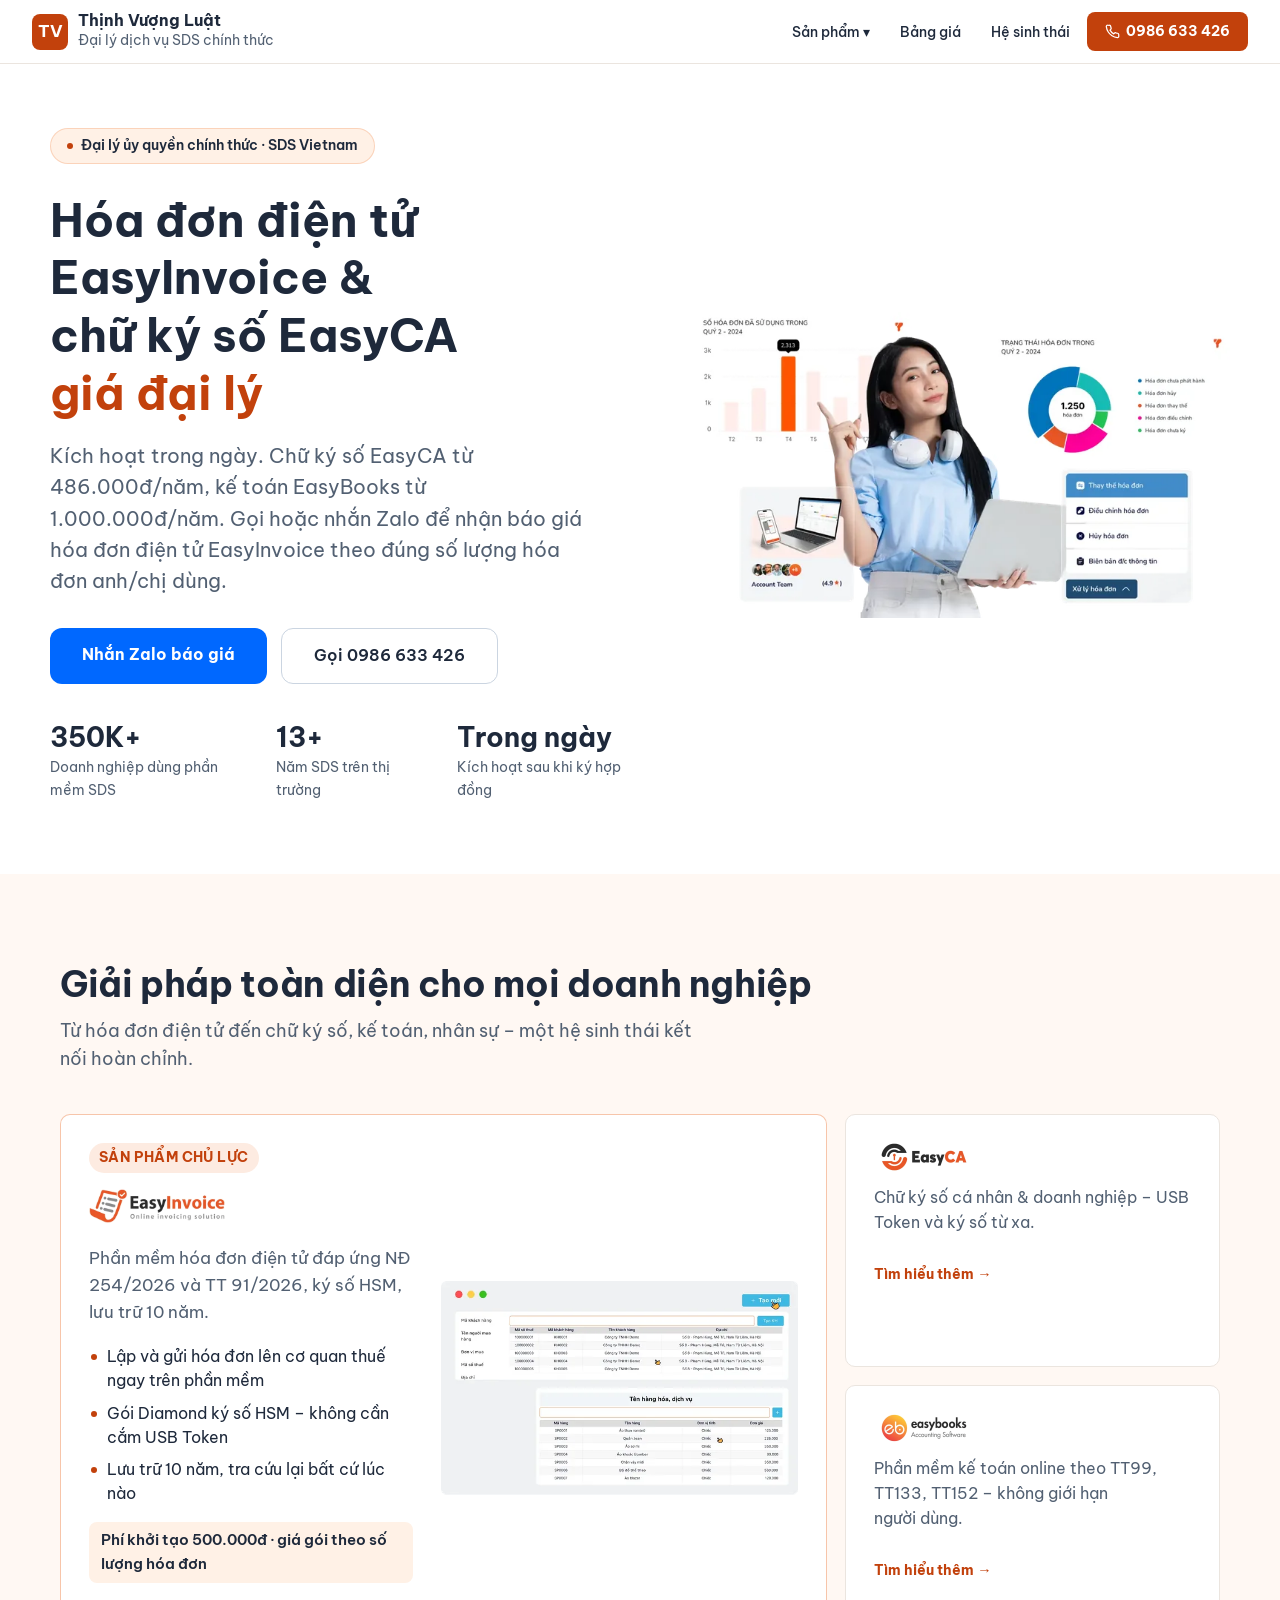
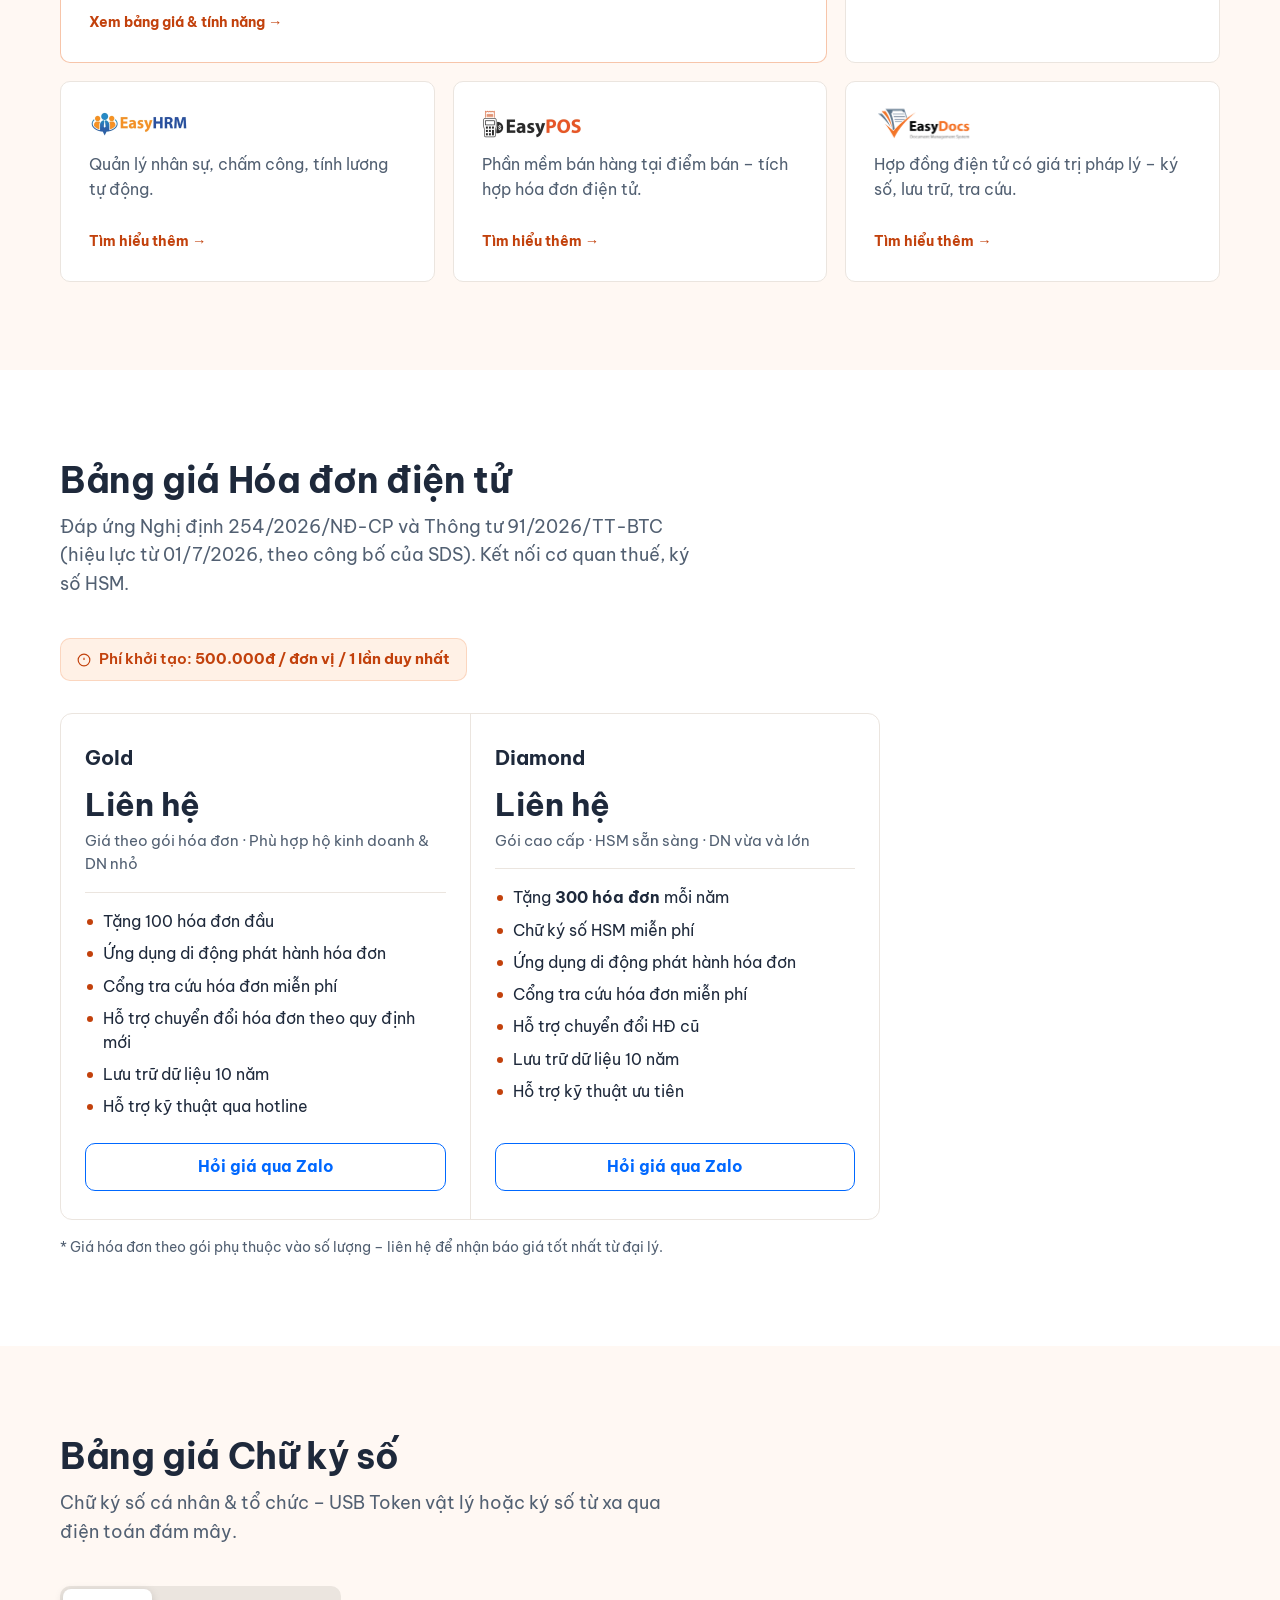
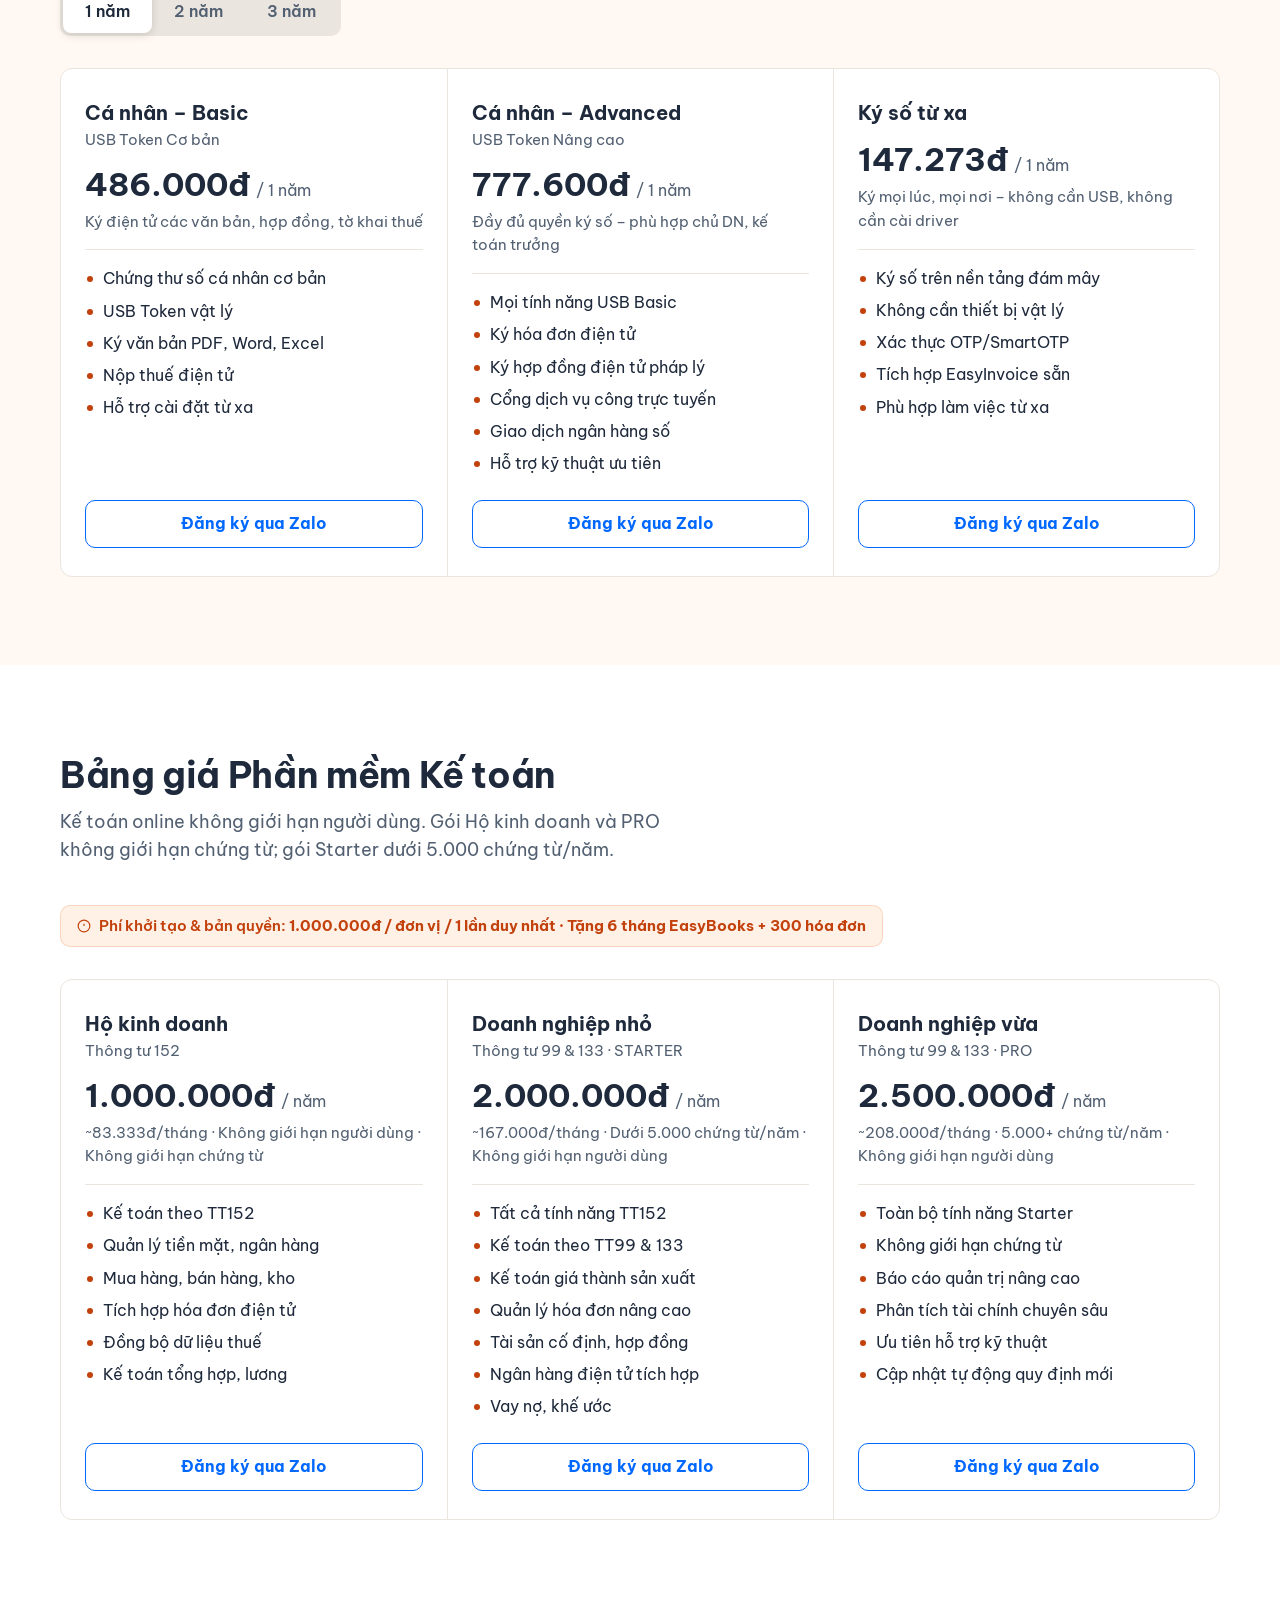
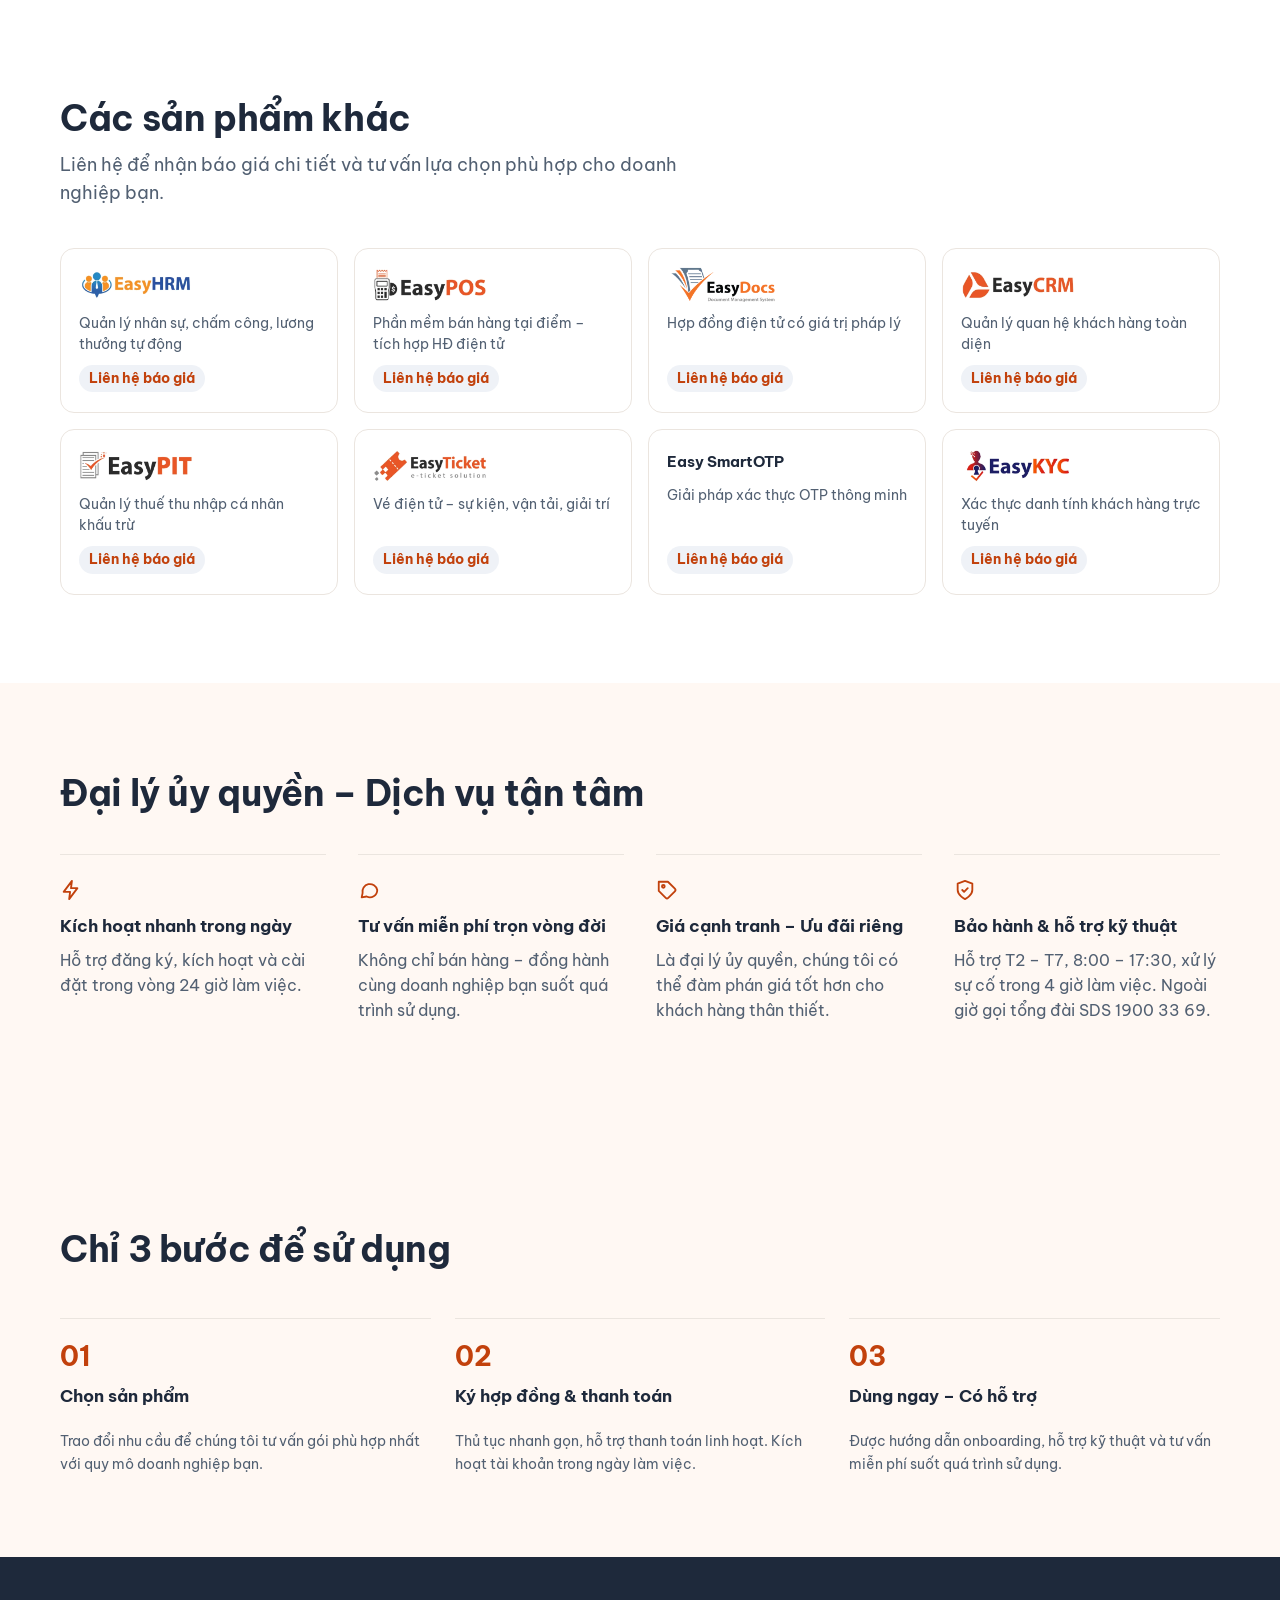
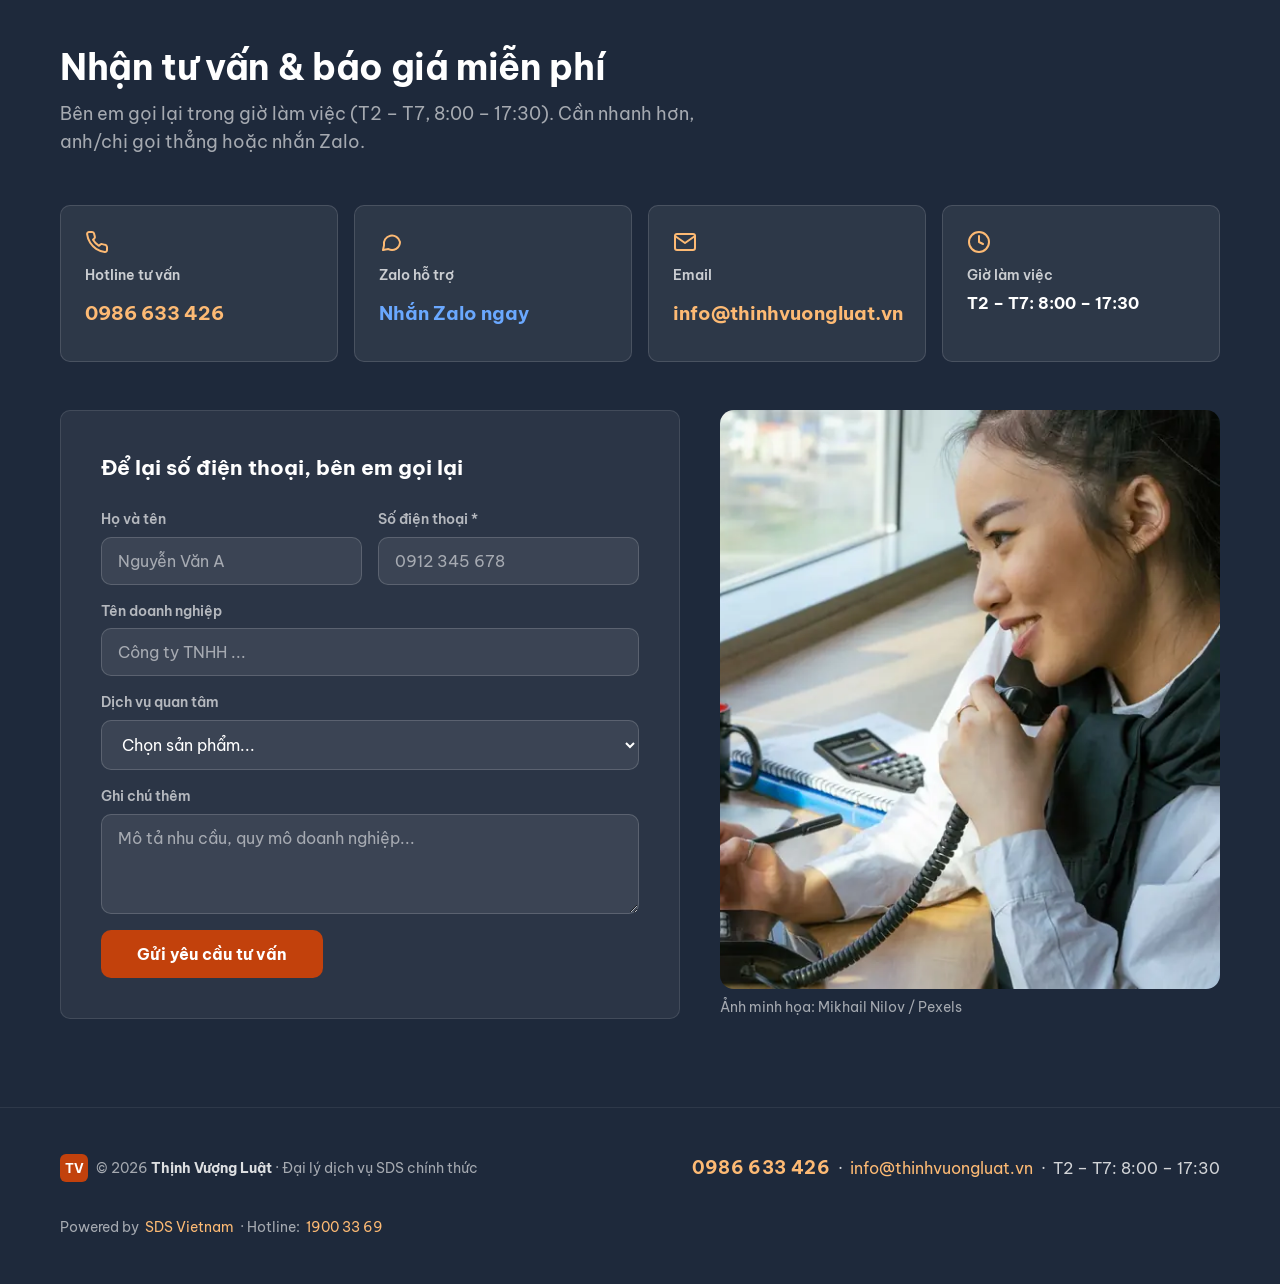
<file: index.html>
<!DOCTYPE html>
<html lang="vi" prefix="og: https://ogp.me/ns#">
<head>
  <meta charset="UTF-8" />
  <meta name="viewport" content="width=device-width, initial-scale=1.0" />

  <!-- ── SEO PRIMARY ───────────────────────────────── -->
  <title>Đại lý EasyInvoice, EasyCA chính thức – Thịnh Vượng Luật</title>
  <meta name="description" content="Đại lý SDS: báo giá hóa đơn điện tử EasyInvoice, chữ ký số EasyCA, kế toán EasyBooks. Hỗ trợ toàn quốc – gọi hoặc nhắn Zalo 0986 633 426." />
  <meta name="keywords" content="hóa đơn điện tử, chữ ký số, phần mềm kế toán, EasyInvoice, EasyCA, EasyBooks, SDS, Softdreams, đại lý SDS" />
  <meta name="robots" content="index, follow" />
  <meta name="author" content="Thịnh Vượng Luật" />
  <link rel="icon" type="image/png" href="favicon.png" />
  <link rel="apple-touch-icon" href="apple-touch-icon.png" />
  <link rel="canonical" href="https://dat911zz.github.io/thinh-sale-landing-page/" />

  <!-- ── OPEN GRAPH ─────────────────────────────────── -->
  <meta property="og:type" content="website" />
  <meta property="og:locale" content="vi_VN" />
  <meta property="og:url" content="https://dat911zz.github.io/thinh-sale-landing-page/" />
  <meta property="og:site_name" content="Thịnh Vượng Luật" />
  <meta property="og:title" content="Đại lý EasyInvoice, EasyCA chính thức – Thịnh Vượng Luật" />
  <meta property="og:description" content="Đại lý SDS: báo giá hóa đơn điện tử EasyInvoice, chữ ký số EasyCA, kế toán EasyBooks. Hỗ trợ toàn quốc – gọi hoặc nhắn Zalo 0986 633 426." />
  <meta property="og:image" content="https://dat911zz.github.io/thinh-sale-landing-page/og/index.jpg" />
  <meta property="og:image:width" content="1200" />
  <meta property="og:image:height" content="630" />

  <!-- ── TWITTER CARD ───────────────────────────────── -->
  <meta name="twitter:card" content="summary_large_image" />
  <meta name="twitter:title" content="Đại lý EasyInvoice, EasyCA chính thức – Thịnh Vượng Luật" />
  <meta name="twitter:description" content="Đại lý SDS: báo giá hóa đơn điện tử EasyInvoice, chữ ký số EasyCA, kế toán EasyBooks. Hỗ trợ toàn quốc – gọi hoặc nhắn Zalo 0986 633 426." />
  <meta name="twitter:image" content="https://dat911zz.github.io/thinh-sale-landing-page/og/index.jpg" />

  <!-- ── FONTS ──────────────────────────────────────── -->
  <link rel="preconnect" href="https://fonts.googleapis.com" />
  <link rel="preconnect" href="https://fonts.gstatic.com" crossorigin />
  <link href="https://fonts.googleapis.com/css2?family=Be+Vietnam+Pro:wght@400;600;700&display=swap" rel="stylesheet" />
  <link rel="stylesheet" href="layout.css?v=2026100511" />

  <!-- ── JSON-LD ────────────────────────────────────── -->
  <script type="application/ld+json">
  {
    "@context": "https://schema.org",
    "@type": "LocalBusiness",
    "name": "Thịnh Vượng Luật",
    "description": "Đại lý ủy quyền chính thức SDS – tư vấn và đăng ký phần mềm EasyInvoice, EasyCA, EasyBooks và hệ sinh thái doanh nghiệp.",
    "url": "https://dat911zz.github.io/thinh-sale-landing-page/",
    "telephone": "+84-986-633-426",
    "openingHours": "Mo-Sa 08:00-17:30",
    "areaServed": { "@type": "Country", "name": "Vietnam" },
    "priceRange": "₫₫"
  }
  </script>

  <style>
    /* index.html page-specific overrides — shared base is in layout.css */

  </style>
</head>
<body>

<!-- ══ MOBILE MENU ════════════════════════════════ -->
<div class="mobile-menu" id="mobile-menu" role="dialog" aria-modal="true" aria-label="Menu điều hướng">
  <a href="#top" class="mobile-menu-logo" onclick="closeMenu()">
    <div class="mobile-menu-logo-icon">TV</div>
    <div class="mobile-menu-logo-text">Thịnh Vượng Luật</div>
  </a>
  <button class="mobile-menu-close" onclick="closeMenu()" aria-label="Đóng menu">✕</button>

  <ul class="mobile-nav-links">
    <li><a href="#easyinvoice" onclick="closeMenu()">Bảng giá</a></li>
    <li><a href="#ecosystem" onclick="closeMenu()">Hệ sinh thái</a></li>
    <li><a href="#contact" onclick="closeMenu()">Liên hệ</a></li>
  </ul>
  <div class="mobile-menu-divider"></div>
  <div class="mobile-menu-section-label"><a href="#products" onclick="closeMenu()" style="color:inherit;text-decoration:none">Sản phẩm</a></div>
  <div class="mobile-dd-group">Hóa đơn điện tử</div>
  <a href="easyinvoice.html" onclick="closeMenu()" class="mobile-product-link"><img src="logos/easyinvoice.png" alt="" class="mobile-product-icon" width="32" height="32" loading="lazy"><span>EasyInvoice</span></a>
  <div class="mobile-dd-group">Chữ ký số</div>
  <a href="easyca.html" onclick="closeMenu()" class="mobile-product-link"><img src="logos/easyca.png" alt="" class="mobile-product-icon" width="32" height="32" loading="lazy"><span>EasyCA</span></a>
  <div class="mobile-dd-group">Kế toán</div>
  <a href="easybooks.html" onclick="closeMenu()" class="mobile-product-link"><img src="logos/easybooks.png" alt="" class="mobile-product-icon" width="32" height="32" loading="lazy"><span>EasyBooks</span></a>
  <div class="mobile-dd-group">Nhân sự</div>
  <a href="easyhrm.html" onclick="closeMenu()" class="mobile-product-link"><img src="logos/easyhrm.png" alt="" class="mobile-product-icon" width="32" height="32" loading="lazy"><span>EasyHRM</span></a>
  <div class="mobile-dd-group">Phần mềm bán hàng</div>
  <a href="easypos.html" onclick="closeMenu()" class="mobile-product-link"><img src="logos/easypos.png" alt="" class="mobile-product-icon" width="32" height="32" loading="lazy"><span>EasyPOS</span></a>
  <div class="mobile-dd-group">Hợp đồng điện tử</div>
  <a href="easydocs.html" onclick="closeMenu()" class="mobile-product-link"><img src="logos/easydocs.png" alt="" class="mobile-product-icon" width="32" height="32" loading="lazy"><span>EasyDocs</span></a>
  
  <div class="mobile-menu-divider"></div>
  <a href="tel:0986633426" class="mobile-menu-cta" onclick="closeMenu()"><svg viewBox="0 0 24 24" width="18" height="18" fill="none" stroke="currentColor" stroke-width="2" stroke-linecap="round" stroke-linejoin="round" aria-hidden="true"><path d="M22 16.9v3a2 2 0 0 1-2.2 2 19.8 19.8 0 0 1-8.6-3.1 19.5 19.5 0 0 1-6-6A19.8 19.8 0 0 1 2.1 4.2 2 2 0 0 1 4.1 2h3a2 2 0 0 1 2 1.7c.1.9.4 1.8.7 2.7a2 2 0 0 1-.5 2.1L8 9.8a16 16 0 0 0 6 6l1.3-1.3a2 2 0 0 1 2.1-.4c.9.3 1.8.6 2.7.7a2 2 0 0 1 1.7 2z"/></svg> Gọi 0986 633 426</a>

  <div class="mobile-menu-socials">
    <a href="https://zalo.me/0986633426" target="_blank" rel="noopener" class="mobile-social-link" aria-label="Zalo"><svg viewBox="0 0 24 24" width="20" height="20" fill="none" stroke="currentColor" stroke-width="2" stroke-linecap="round" stroke-linejoin="round" aria-hidden="true"><path d="M21 12a8 8 0 0 1-11.6 7.1L4 20l1-4.6A8 8 0 1 1 21 12z"/></svg></a>
    <a href="tel:0986633426" class="mobile-social-link" aria-label="Gọi điện"><svg viewBox="0 0 24 24" width="20" height="20" fill="none" stroke="currentColor" stroke-width="2" stroke-linecap="round" stroke-linejoin="round" aria-hidden="true"><path d="M22 16.9v3a2 2 0 0 1-2.2 2 19.8 19.8 0 0 1-8.6-3.1 19.5 19.5 0 0 1-6-6A19.8 19.8 0 0 1 2.1 4.2 2 2 0 0 1 4.1 2h3a2 2 0 0 1 2 1.7c.1.9.4 1.8.7 2.7a2 2 0 0 1-.5 2.1L8 9.8a16 16 0 0 0 6 6l1.3-1.3a2 2 0 0 1 2.1-.4c.9.3 1.8.6 2.7.7a2 2 0 0 1 1.7 2z"/></svg></a>
    <a href="mailto:info@thinhvuongluat.vn" class="mobile-social-link" aria-label="Email"><svg viewBox="0 0 24 24" width="20" height="20" fill="none" stroke="currentColor" stroke-width="2" stroke-linecap="round" stroke-linejoin="round" aria-hidden="true"><rect x="2" y="4" width="20" height="16" rx="2"/><path d="m22 6-10 7L2 6"/></svg></a>
  </div>
</div>

<!-- ══ NAV ═══════════════════════════════════════ -->
<nav id="main-nav" role="navigation" aria-label="Điều hướng chính">
  <a href="#top" class="nav-logo" aria-label="Thịnh Vượng Luật – Trang chủ">
    <div class="nav-logo-icon" aria-hidden="true">TV</div>
    <div>
      <div class="nav-logo-text">Thịnh Vượng Luật</div>
      <div class="nav-logo-sub">Đại lý dịch vụ SDS chính thức</div>
    </div>
  </a>
  <ul class="nav-links" role="list">
    <li class="nav-dropdown">
      <a href="index.html#products" aria-haspopup="true">Sản phẩm ▾</a>
      <ul class="nav-dropdown-menu" role="menu">
        <li class="nav-dd-group">Hóa đơn điện tử</li>
        <li><a href="easyinvoice.html" class="nav-dd-logo-link"><img src="logos/easyinvoice.png" alt="" class="nav-dd-logo" width="20" height="20" loading="lazy"><span class="nav-dd-name">EasyInvoice</span></a></li>
        <li class="nav-dropdown-divider" role="separator"></li>
        <li class="nav-dd-group">Chữ ký số</li>
        <li><a href="easyca.html" class="nav-dd-logo-link"><img src="logos/easyca.png" alt="" class="nav-dd-logo" width="20" height="20" loading="lazy"><span class="nav-dd-name">EasyCA</span></a></li>
        <li class="nav-dropdown-divider" role="separator"></li>
        <li class="nav-dd-group">Kế toán</li>
        <li><a href="easybooks.html" class="nav-dd-logo-link"><img src="logos/easybooks.png" alt="" class="nav-dd-logo" width="20" height="20" loading="lazy"><span class="nav-dd-name">EasyBooks</span></a></li>
        <li class="nav-dropdown-divider" role="separator"></li>
        <li class="nav-dd-group">Nhân sự</li>
        <li><a href="easyhrm.html" class="nav-dd-logo-link"><img src="logos/easyhrm.png" alt="" class="nav-dd-logo" width="20" height="20" loading="lazy"><span class="nav-dd-name">EasyHRM</span></a></li>
        <li class="nav-dropdown-divider" role="separator"></li>
        <li class="nav-dd-group">Phần mềm bán hàng</li>
        <li><a href="easypos.html" class="nav-dd-logo-link"><img src="logos/easypos.png" alt="" class="nav-dd-logo" width="20" height="20" loading="lazy"><span class="nav-dd-name">EasyPOS</span></a></li>
        <li class="nav-dropdown-divider" role="separator"></li>
        <li class="nav-dd-group">Hợp đồng điện tử</li>
        <li><a href="easydocs.html" class="nav-dd-logo-link"><img src="logos/easydocs.png" alt="" class="nav-dd-logo" width="20" height="20" loading="lazy"><span class="nav-dd-name">EasyDocs</span></a></li>
      </ul>
    </li>
    <li><a href="index.html#easyinvoice">Bảng giá</a></li>
    <li><a href="index.html#ecosystem">Hệ sinh thái</a></li>
    <li><a href="tel:0986633426" class="nav-cta"><svg viewBox="0 0 24 24" width="15" height="15" fill="none" stroke="currentColor" stroke-width="2" stroke-linecap="round" stroke-linejoin="round" aria-hidden="true"><path d="M22 16.9v3a2 2 0 0 1-2.2 2 19.8 19.8 0 0 1-8.6-3.1 19.5 19.5 0 0 1-6-6A19.8 19.8 0 0 1 2.1 4.2 2 2 0 0 1 4.1 2h3a2 2 0 0 1 2 1.7c.1.9.4 1.8.7 2.7a2 2 0 0 1-.5 2.1L8 9.8a16 16 0 0 0 6 6l1.3-1.3a2 2 0 0 1 2.1-.4c.9.3 1.8.6 2.7.7a2 2 0 0 1 1.7 2z"/></svg> 0986 633 426</a></li>
  </ul>
  <button class="nav-hamburger" id="nav-hamburger" onclick="toggleMenu()"
          aria-label="Mở menu" aria-expanded="false" aria-controls="mobile-menu">
    <span></span><span></span><span></span>
  </button>
</nav>

<!-- ══ HERO ══════════════════════════════════════ -->
<section class="hero" aria-label="Giới thiệu">
  <div class="hero-bg" id="hero-bg" aria-hidden="true"></div>

  <div class="hero-inner">
    <div class="hero-content" id="hero-content">
      <div class="hero-badge" id="hero-badge">
        <div class="hero-badge-dot"></div>
        Đại lý ủy quyền chính thức · SDS Vietnam
      </div>
      <h1 id="hero-title">Hóa đơn điện&nbsp;tử EasyInvoice &amp; chữ&nbsp;ký&nbsp;số EasyCA <em>giá&nbsp;đại&nbsp;lý</em></h1>
      <p class="hero-sub" id="hero-desc">Kích hoạt trong ngày. Chữ ký số EasyCA từ 486.000đ/năm, kế toán EasyBooks từ 1.000.000đ/năm. Gọi hoặc nhắn Zalo để nhận báo giá hóa đơn điện tử EasyInvoice theo đúng số lượng hóa đơn anh/chị dùng.</p>
      <div class="hero-btns">
        <a href="https://zalo.me/0986633426" target="_blank" rel="noopener" class="btn-zalo">Nhắn Zalo báo giá</a>
        <a href="tel:0986633426" class="btn-ghost">Gọi 0986 633 426</a>
      </div>
      <div class="hero-stats" id="hero-stats"><!-- from JSON --></div>
    </div>

    <figure class="hero-visual">
      <img src="images/sds/easyinvoice-hero.webp" width="1400" height="804" fetchpriority="high"
           srcset="images/sds/easyinvoice-hero-720.webp 720w, images/sds/easyinvoice-hero.webp 1400w"
           sizes="(max-width: 920px) min(460px, calc(100vw - 48px)), 540px"
           alt="Nhân viên văn phòng cùng các màn hình thật của EasyInvoice: biểu đồ hóa đơn theo tháng và menu xử lý hóa đơn" />
    </figure>
  </div>

</section>

<!-- ══ PRODUCTS OVERVIEW ══════════════════════════ -->
<section class="products-section" id="products">
  <div class="container">
    <div class="section-header">
      <div class="section-eyebrow">Hệ sinh thái SDS</div>
      <h2 class="section-title">Giải pháp toàn diện cho mọi doanh nghiệp</h2>
      <p class="section-desc">Từ hóa đơn điện tử đến chữ ký số, kế toán, nhân sự – một hệ sinh thái kết nối hoàn chỉnh.</p>
    </div>
    <div class="products-grid stagger-children" id="products-grid"><!-- from JSON --></div>
  </div>
</section>

<!-- ══ EASYINVOICE PRICING ══════════════════════════ -->
<section class="pricing-section-wrap" id="easyinvoice" aria-labelledby="invoice-title">
  <div class="container">
    <div class="section-header">
      <div class="section-eyebrow" id="invoice-eyebrow">EasyInvoice</div>
      <h2 class="section-title" id="invoice-title">Bảng giá Hóa đơn điện tử</h2>
      <p class="section-desc" id="invoice-desc">Đáp ứng Nghị định <span class="nowrap">254/2026/NĐ-CP</span> và Thông tư <span class="nowrap">91/2026/TT-BTC</span> (hiệu lực từ 01/7/2026, theo công bố của SDS). Kết nối cơ quan thuế, ký số HSM.</p>
    </div>
    <div class="setup-fee-tag" id="invoice-setup-fee">
      <svg viewBox="0 0 24 24" fill="none" stroke="currentColor" stroke-width="2" aria-hidden="true">
        <circle cx="12" cy="12" r="10"/><line x1="12" y1="8" x2="12" y2="12"/><line x1="12" y1="16" x2="12.01" y2="16"/>
      </svg>
      <span></span>
    </div>
    <div id="invoice-grid"><!-- plan table --></div>
    <p id="invoice-disclaimer" style="font-size:.82rem;color:var(--muted);margin-top:16px;text-align:center"></p>
  </div>
</section>

<!-- ══ EASYCA PRICING ═══════════════════════════════ -->
<section class="pricing-section-wrap alt" id="easyca" aria-labelledby="ca-title">
  <div class="container">
    <div class="section-header">
      <div class="section-eyebrow" id="ca-eyebrow">EasyCA</div>
      <h2 class="section-title" id="ca-title">Bảng giá Chữ ký số</h2>
      <p class="section-desc" id="ca-desc">Chữ ký số cá nhân &amp; tổ chức – USB Token vật lý hoặc ký số từ xa qua điện toán đám mây.</p>
    </div>
    <div class="year-tabs" id="ca-year-tabs" role="tablist" aria-label="Chọn kỳ hạn"></div>
    <div id="ca-grid"><!-- plan table --></div>
  </div>
</section>

<!-- ══ EASYBOOKS PRICING ════════════════════════════ -->
<section class="pricing-section-wrap" id="easybooks" aria-labelledby="books-title">
  <div class="container">
    <div class="section-header">
      <div class="section-eyebrow" id="books-eyebrow">EasyBooks</div>
      <h2 class="section-title" id="books-title">Bảng giá Phần mềm Kế toán</h2>
      <p class="section-desc" id="books-desc">Kế toán online không giới hạn người dùng. Gói Hộ kinh doanh và PRO không giới hạn chứng từ; gói Starter dưới 5.000 chứng từ/năm.</p>
    </div>
    <div class="setup-fee-tag" id="books-setup-fee">
      <svg viewBox="0 0 24 24" fill="none" stroke="currentColor" stroke-width="2" aria-hidden="true">
        <circle cx="12" cy="12" r="10"/><line x1="12" y1="8" x2="12" y2="12"/><line x1="12" y1="16" x2="12.01" y2="16"/>
      </svg>
      <span></span>
    </div>
    <div id="books-grid"><!-- plan table --></div>
  </div>
</section>

<!-- ══ ECOSYSTEM ══════════════════════════════════ -->
<section class="ecosystem-section" id="ecosystem">
  <div class="container">
    <div class="section-header center">
      <div class="section-eyebrow">Hệ sinh thái SDS</div>
      <h2 class="section-title">Các sản phẩm khác</h2>
      <p class="section-desc">Liên hệ để nhận báo giá chi tiết và tư vấn lựa chọn phù hợp cho doanh nghiệp bạn.</p>
    </div>
    <div class="ecosystem-grid stagger-children" id="ecosystem-grid"><!-- from JSON --></div>
  </div>
</section>

<!-- ══ WHY US ═════════════════════════════════════ -->
<section class="why-section">
  <div class="container">
    <div class="section-header center">
      <div class="section-eyebrow">Tại sao chọn chúng tôi</div>
      <h2 class="section-title">Đại lý ủy quyền – Dịch vụ tận tâm</h2>
    </div>
    <div class="why-grid stagger-children">
      <article class="why-card fade-up">
        <div class="why-icon"><svg viewBox="0 0 24 24" width="22" height="22" fill="none" stroke="currentColor" stroke-width="2" stroke-linecap="round" stroke-linejoin="round" aria-hidden="true"><path d="M13 2 4 14h7l-1 8 9-12h-7z"/></svg></div>
        <h3 class="why-title">Kích hoạt nhanh trong ngày</h3>
        <p class="why-desc">Hỗ trợ đăng ký, kích hoạt và cài đặt trong vòng 24 giờ làm việc.</p>
      </article>
      <article class="why-card fade-up">
        <div class="why-icon"><svg viewBox="0 0 24 24" width="22" height="22" fill="none" stroke="currentColor" stroke-width="2" stroke-linecap="round" stroke-linejoin="round" aria-hidden="true"><path d="M21 12a8 8 0 0 1-11.6 7.1L4 20l1-4.6A8 8 0 1 1 21 12z"/></svg></div>
        <h3 class="why-title">Tư vấn miễn phí trọn vòng đời</h3>
        <p class="why-desc">Không chỉ bán hàng – đồng hành cùng doanh nghiệp bạn suốt quá trình sử dụng.</p>
      </article>
      <article class="why-card fade-up">
        <div class="why-icon"><svg viewBox="0 0 24 24" width="22" height="22" fill="none" stroke="currentColor" stroke-width="2" stroke-linecap="round" stroke-linejoin="round" aria-hidden="true"><path d="M20.6 13.4 13.4 20.6a2 2 0 0 1-2.8 0L3 13V3h10l7.6 7.6a2 2 0 0 1 0 2.8z"/><circle cx="8" cy="8" r="1.5"/></svg></div>
        <h3 class="why-title">Giá cạnh tranh – Ưu đãi riêng</h3>
        <p class="why-desc">Là đại lý ủy quyền, chúng tôi có thể đàm phán giá tốt hơn cho khách hàng thân thiết.</p>
      </article>
      <article class="why-card fade-up">
        <div class="why-icon"><svg viewBox="0 0 24 24" width="22" height="22" fill="none" stroke="currentColor" stroke-width="2" stroke-linecap="round" stroke-linejoin="round" aria-hidden="true"><path d="M12 22s8-4 8-10V5l-8-3-8 3v7c0 6 8 10 8 10z"/><path d="m9 12 2 2 4-4"/></svg></div>
        <h3 class="why-title">Bảo hành & hỗ trợ kỹ thuật</h3>
        <p class="why-desc">Hỗ trợ T2 – T7, 8:00 – 17:30, xử lý sự cố trong 4 giờ làm việc. Ngoài giờ gọi tổng đài SDS 1900 33 69.</p>
      </article>
    </div>
  </div>
</section>

<!-- ══ QUY TRÌNH 3 BƯỚC ════════════════════════════ -->
<section class="steps-section" aria-labelledby="steps-title">
  <div class="container">
    <div class="section-header">
      <div class="section-eyebrow">Bắt đầu dễ dàng</div>
      <h2 class="section-title" id="steps-title">Chỉ 3 bước để sử dụng</h2>
    </div>
    <div class="steps-grid steps-grid--cards">
      <div class="step-card fade-up">
        <div class="step-num">01</div>
        <h3 class="step-title">Chọn sản phẩm</h3>
        <p class="step-desc">Trao đổi nhu cầu để chúng tôi tư vấn gói phù hợp nhất với quy mô doanh nghiệp bạn.</p>
      </div>
      <div class="step-card fade-up">
        <div class="step-num">02</div>
        <h3 class="step-title">Ký hợp đồng &amp; thanh toán</h3>
        <p class="step-desc">Thủ tục nhanh gọn, hỗ trợ thanh toán linh hoạt. Kích hoạt tài khoản trong ngày làm việc.</p>
      </div>
      <div class="step-card fade-up">
        <div class="step-num">03</div>
        <h3 class="step-title">Dùng ngay – Có hỗ trợ</h3>
        <p class="step-desc">Được hướng dẫn onboarding, hỗ trợ kỹ thuật và tư vấn miễn phí suốt quá trình sử dụng.</p>
      </div>
    </div>
  </div>
</section>

<!-- ══ CONTACT ════════════════════════════════════ -->
<section class="contact-section" id="contact" aria-labelledby="contact-title">
  <div class="container">
    <div class="section-header">
      <div class="section-eyebrow">Liên hệ ngay</div>
      <h2 class="section-title" id="contact-title">Nhận tư vấn & báo giá miễn phí</h2>
      <p class="section-desc">Bên em gọi lại trong giờ làm việc (T2 – T7, 8:00 – 17:30). Cần nhanh hơn, anh/chị gọi thẳng hoặc nhắn Zalo.</p>
    </div>
    <div class="contact-cards" id="contact-cards"><!-- from JSON --></div>
    <div class="contact-body">
    <div class="contact-form-wrap">
      <div class="contact-form-title">Để lại số điện thoại, bên em gọi lại</div>
      <form id="contact-form" onsubmit="handleSubmit(event)" novalidate>
        <div class="form-row">
          <div class="form-group">
            <label class="form-label" for="f-name">Họ và tên</label>
            <input id="f-name" class="form-input" type="text" placeholder="Nguyễn Văn A" autocomplete="name" />
          </div>
          <div class="form-group">
            <label class="form-label" for="f-phone">Số điện thoại *</label>
            <input id="f-phone" class="form-input" type="tel" inputmode="tel" placeholder="0912 345 678" required autocomplete="tel" aria-describedby="f-phone-error" />
            <div class="form-error" id="f-phone-error" role="alert" hidden>Số điện thoại cần đủ 10 số, bắt đầu bằng 0.</div>
          </div>
        </div>
        <div class="form-group">
          <label class="form-label" for="f-company">Tên doanh nghiệp</label>
          <input id="f-company" class="form-input" type="text" placeholder="Công ty TNHH ..." autocomplete="organization" />
        </div>
        <div class="form-group">
          <label class="form-label" for="contact-service-select">Dịch vụ quan tâm</label>
          <select id="contact-service-select" class="form-select">
            <option value="">Chọn sản phẩm...</option>
          </select>
        </div>
        <div class="form-group">
          <label class="form-label" for="f-note">Ghi chú thêm</label>
          <textarea id="f-note" class="form-textarea" placeholder="Mô tả nhu cầu, quy mô doanh nghiệp..."></textarea>
        </div>
        <button type="submit" class="btn-submit">Gửi yêu cầu tư vấn</button>
        <p class="form-status" id="form-status" role="status" hidden></p>
      </form>
    </div>
    <figure class="contact-photo">
      <img src="images/stock/tu-van.webp" width="900" height="600" loading="lazy"
           alt="Nhân viên tư vấn đang nghe điện thoại bên bàn làm việc" />
      <figcaption>Ảnh minh họa: Mikhail Nilov / Pexels</figcaption>
    </figure>
    </div>
  </div>
</section>

<!-- ══ STICKY CTA (mobile only) ════════════════════ -->
<div class="sticky-cta" id="sticky-cta">
  <a href="tel:0986633426" class="sticky-cta-btn sticky-cta-call"><svg viewBox="0 0 24 24" width="18" height="18" fill="none" stroke="currentColor" stroke-width="2" stroke-linecap="round" stroke-linejoin="round" aria-hidden="true"><path d="M22 16.9v3a2 2 0 0 1-2.2 2 19.8 19.8 0 0 1-8.6-3.1 19.5 19.5 0 0 1-6-6A19.8 19.8 0 0 1 2.1 4.2 2 2 0 0 1 4.1 2h3a2 2 0 0 1 2 1.7c.1.9.4 1.8.7 2.7a2 2 0 0 1-.5 2.1L8 9.8a16 16 0 0 0 6 6l1.3-1.3a2 2 0 0 1 2.1-.4c.9.3 1.8.6 2.7.7a2 2 0 0 1 1.7 2z"/></svg> Gọi ngay</a>
  <a href="https://zalo.me/0986633426" target="_blank" rel="noopener" class="sticky-cta-btn"><svg viewBox="0 0 24 24" width="18" height="18" fill="none" stroke="currentColor" stroke-width="2" stroke-linecap="round" stroke-linejoin="round" aria-hidden="true"><path d="M21 12a8 8 0 0 1-11.6 7.1L4 20l1-4.6A8 8 0 1 1 21 12z"/></svg> Nhắn Zalo</a>
</div>

<!-- ══ FOOTER ═════════════════════════════════════ -->
<footer>
  <div class="footer-inner">
    <div class="footer-logo">
      <div class="footer-logo-icon">TV</div>
      <div class="footer-logo-text" id="footer-text">
        © <strong>Thịnh Vượng Luật</strong> · Đại lý dịch vụ SDS chính thức
      </div>
    </div>
    <div class="footer-contact" id="footer-contact">
      <a href="tel:0986633426"><strong>0986 633 426</strong></a>
      <span class="sep">·</span> <a href="mailto:info@thinhvuongluat.vn">info@thinhvuongluat.vn</a>
      <span class="sep">·</span> T2 – T7: 8:00 – 17:30
    </div>
    <div class="footer-sds" id="footer-sds">
      Powered by <a href="https://softdreams.vn" target="_blank" rel="noopener noreferrer">SDS Vietnam</a>
    </div>
  </div>
</footer>

<!-- ══ SCROLL TO TOP ══════════════════════════════ -->
<button class="scroll-top-btn" id="scroll-top-btn" aria-label="Lên đầu trang" title="Lên đầu trang">↑</button>

<script src="layout.js?v=2026100511"></script>
<script>

/* ── LOGO ERROR HANDLERS ──────────────────────── */
function onLogoError(el, emoji, name) {
  el.parentNode.innerHTML = '<div class="product-logo-fallback"><span>' + emoji + '</span><strong>' + name + '</strong></div>';
}
function onEcoLogoError(el) {
  el.parentNode.remove();
}

/* ── RENDER HELPERS ───────────────────────────── */
function logoImg(logo, name, fallbackEmoji) {
  if (logo) {
    return '<div class="product-logo-wrap"><img src="' + logo + '" alt="' + name + ' logo" ' + logoSize(logo) + ' loading="lazy" onerror="onLogoError(this,\'' + fallbackEmoji + '\',\'' + name + '\')"></div>';
  }
  return '<div class="product-logo-wrap"><div class="product-logo-fallback"><span>' + fallbackEmoji + '</span><strong>' + name + '</strong></div></div>';
}

function ecoLogoImg(logo, name, fallbackEmoji) {
  if (logo) {
    return '<div class="eco-logo-wrap"><img src="' + logo + '" alt="' + name + ' logo" ' + logoSize(logo) + ' loading="lazy" onerror="onEcoLogoError(this)"></div>';
  }
  return '';  /* no usable logo: the card's name line carries it */
}

/* Intrinsic size of the wordmark files (400px wide; EasyDocs is taller) */
function logoSize(logo) {
  return /easydocs/.test(logo) ? 'width="400" height="182"' : 'width="400" height="112"';
}

/* Flagship product: text + key points on the left, real screenshot on the right */
function flagshipCardHTML(p, href) {
  const points = (p.highlights || []).map(h => `<li>${h}</li>`).join('');
  return `
      <a href="${href || '#'}" class="product-card product-card--flagship fade-up">
        <div class="flagship-text">
          <span class="product-flagship-badge">Sản phẩm chủ lực</span>
          ${logoImg(p.logo, p.name, p.icon)}
          <p class="product-desc">${p.desc}</p>
          ${points ? `<ul class="flagship-points">${points}</ul>` : ''}
          ${p.priceNote ? `<p class="flagship-price">${p.priceNote}</p>` : ''}
          <span class="product-card-cta">Xem bảng giá &amp; tính năng →</span>
        </div>
        ${p.image ? `<img class="flagship-shot" src="${p.image}"${p.imageSmall ? ` srcset="${p.imageSmall} 640w, ${p.image} 1176w" sizes="(max-width: 760px) min(420px, calc(100vw - 64px)), 420px"` : ''} alt="Giao diện lập hóa đơn của ${p.name}" width="1176" height="706" loading="lazy">` : ''}
      </a>`;
}

function setupFeeHTML(tag, data) {
  tag.querySelector('span').innerHTML =
    `${data.setupFeeLabel}: <strong>${data.setupFee} ${data.setupFeeSuffix}</strong>`;
}

/* ── MAIN RENDER ──────────────────────────────── */
function render(data) {
  const { meta, products, easyinvoice, easyca, easybooks, ecosystem } = data;

  /* Hero stats */
  document.getElementById('hero-stats').innerHTML =
    meta.stats.map(s => `
      <div class="hero-stat">
        <div class="hero-stat-num">${s.num}</div>
        <div class="hero-stat-label">${s.label}</div>
      </div>`).join('');

  /* Products overview */
  const productLinks = {
    'EasyInvoice': 'easyinvoice.html', 'EasyCA': 'easyca.html',
    'EasyBooks': 'easybooks.html', 'EasyHRM': 'easyhrm.html',
    'EasyPOS': 'easypos.html', 'EasyDocs': 'easydocs.html'
  };
  document.getElementById('products-grid').innerHTML =
    products.map((p, i) =>
      i === 0 ? flagshipCardHTML(p, productLinks[p.name]) : `
      <a href="${productLinks[p.name] || '#'}" class="product-card fade-up">
        ${logoImg(p.logo, p.name, p.icon)}
        <p class="product-desc">${p.desc}</p>
        <span class="product-card-cta">Tìm hiểu thêm →</span>
      </a>`).join('');

  /* EasyInvoice */
  document.getElementById('invoice-eyebrow').textContent    = easyinvoice.eyebrow;
  document.getElementById('invoice-title').textContent      = easyinvoice.title;
  document.getElementById('invoice-desc').textContent       = easyinvoice.desc;
  document.getElementById('invoice-disclaimer').textContent = easyinvoice.disclaimer;
  setupFeeHTML(document.getElementById('invoice-setup-fee'), easyinvoice);
  document.getElementById('invoice-grid').innerHTML = planTableHTML(easyinvoice.plans, false);

  /* EasyCA */
  document.getElementById('ca-eyebrow').textContent = easyca.eyebrow;
  document.getElementById('ca-title').textContent   = easyca.title;
  document.getElementById('ca-desc').textContent    = easyca.desc;
  document.getElementById('ca-year-tabs').innerHTML =
    easyca.yearOptions.map((yr, i) => `
      <button type="button" class="year-tab${i === 0 ? ' active' : ''}"
           role="tab" aria-selected="${i === 0}"
           onclick="setYear(${yr}, this)">${yr} năm</button>`).join('');
  document.getElementById('ca-grid').innerHTML = planTableHTML(easyca.plans, true);

  /* EasyBooks */
  document.getElementById('books-eyebrow').textContent = easybooks.eyebrow;
  document.getElementById('books-title').textContent   = easybooks.title;
  document.getElementById('books-desc').textContent    = easybooks.desc;
  setupFeeHTML(document.getElementById('books-setup-fee'), easybooks);
  document.getElementById('books-grid').innerHTML = planTableHTML(easybooks.plans, false);

  /* Ecosystem */
  document.getElementById('ecosystem-grid').innerHTML =
    ecosystem.map(e => `
      <div class="eco-card fade-up">
        ${ecoLogoImg(e.logo, e.name, e.icon)}
        <div class="eco-name">${e.name}</div>
        <div class="eco-label">${e.desc}</div>
        <span class="eco-badge contact">${e.badge}</span>
      </div>`).join('');

  /* Contact cards */
  const c = meta.contact;
  document.getElementById('contact-cards').innerHTML = `
    <div class="contact-card">
      <div class="contact-card-icon"><svg viewBox="0 0 24 24" width="24" height="24" fill="none" stroke="currentColor" stroke-width="2" stroke-linecap="round" stroke-linejoin="round" aria-hidden="true"><path d="M22 16.9v3a2 2 0 0 1-2.2 2 19.8 19.8 0 0 1-8.6-3.1 19.5 19.5 0 0 1-6-6A19.8 19.8 0 0 1 2.1 4.2 2 2 0 0 1 4.1 2h3a2 2 0 0 1 2 1.7c.1.9.4 1.8.7 2.7a2 2 0 0 1-.5 2.1L8 9.8a16 16 0 0 0 6 6l1.3-1.3a2 2 0 0 1 2.1-.4c.9.3 1.8.6 2.7.7a2 2 0 0 1 1.7 2z"/></svg></div>
      <div class="contact-card-label">Hotline tư vấn</div>
      <div class="contact-card-value"><a href="${c.hotline.href}">${c.hotline.display}</a></div>
    </div>
    <div class="contact-card">
      <div class="contact-card-icon"><svg viewBox="0 0 24 24" width="24" height="24" fill="none" stroke="currentColor" stroke-width="2" stroke-linecap="round" stroke-linejoin="round" aria-hidden="true"><path d="M21 12a8 8 0 0 1-11.6 7.1L4 20l1-4.6A8 8 0 1 1 21 12z"/></svg></div>
      <div class="contact-card-label">Zalo hỗ trợ</div>
      <div class="contact-card-value"><a href="${c.zalo.href}" class="zalo-link">${c.zalo.display}</a></div>
    </div>
    <div class="contact-card">
      <div class="contact-card-icon"><svg viewBox="0 0 24 24" width="24" height="24" fill="none" stroke="currentColor" stroke-width="2" stroke-linecap="round" stroke-linejoin="round" aria-hidden="true"><rect x="2" y="4" width="20" height="16" rx="2"/><path d="m22 6-10 7L2 6"/></svg></div>
      <div class="contact-card-label">Email</div>
      <div class="contact-card-value"><a href="${c.email.href}">${c.email.display}</a></div>
    </div>
    <div class="contact-card">
      <div class="contact-card-icon"><svg viewBox="0 0 24 24" width="24" height="24" fill="none" stroke="currentColor" stroke-width="2" stroke-linecap="round" stroke-linejoin="round" aria-hidden="true"><circle cx="12" cy="12" r="10"/><path d="M12 6v6l4 2"/></svg></div>
      <div class="contact-card-label">Giờ làm việc</div>
      <div class="contact-card-value" style="font-size:.95rem">${c.hours}</div>
    </div>`;

  /* Service select */
  const allServices = [
    ...easyinvoice.plans.map(p => `EasyInvoice – ${p.label}`),
    ...easyca.plans.map(p    => `EasyCA – ${p.label}`),
    ...easybooks.plans.map(p => `EasyBooks – ${p.label}`),
    ...ecosystem.map(e       => e.name),
    'Gói tổng hợp nhiều sản phẩm',
    'Tư vấn toàn bộ hệ sinh thái SDS',
  ];
  document.getElementById('contact-service-select').innerHTML =
    `<option value="">Chọn sản phẩm...</option>` +
    allServices.map(s => `<option>${s}</option>`).join('');

  /* Footer */
  document.getElementById('footer-text').innerHTML =
    `© ${new Date().getFullYear()} <strong>${meta.siteName}</strong> · ${meta.tagline}`;
  document.getElementById('footer-contact').innerHTML =
    `<a href="${meta.contact.hotline.href}"><strong>${meta.contact.hotline.display}</strong></a>
     <span class="sep">·</span> <a href="${meta.contact.email.href}">${meta.contact.email.display}</a>
     <span class="sep">·</span> ${meta.contact.hours}`;
  document.getElementById('footer-sds').innerHTML =
    `Powered by <a href="https://softdreams.vn" target="_blank" rel="noopener noreferrer">SDS Vietnam</a>
     · Hotline: <a href="${meta.sdsHotline.href}">${meta.sdsHotline.display}</a>`;

  observeFadeUps();
}

/* ── FORM SUBMIT ──────────────────────────────── */
/* No backend yet: hand the request to the visitor's mail app, addressed to
   the shop inbox. Swap for a real endpoint (Sheet / Telegram) once chosen. */
const LEAD_EMAIL = 'info@thinhvuongluat.vn';

function handleSubmit(e) {
  e.preventDefault();
  const val = id => document.getElementById(id).value.trim();
  const phone = val('f-phone').replace(/[\s.\-]/g, '');
  const phoneErr = document.getElementById('f-phone-error');
  if (!/^0\d{9}$/.test(phone)) {
    phoneErr.hidden = false;
    document.getElementById('f-phone').focus();
    return;
  }
  phoneErr.hidden = true;

  const lines = [
    'Họ tên: ' + (val('f-name') || '(không ghi)'),
    'Số điện thoại: ' + phone,
    'Doanh nghiệp: ' + (val('f-company') || '(không ghi)'),
    'Dịch vụ quan tâm: ' + (val('contact-service-select') || '(chưa chọn)'),
    'Ghi chú: ' + (val('f-note') || '(không có)'),
  ];
  window.location.href = 'mailto:' + LEAD_EMAIL +
    '?subject=' + encodeURIComponent('Yêu cầu tư vấn – ' + phone) +
    '&body=' + encodeURIComponent(lines.join('\n'));

  const status = document.getElementById('form-status');
  status.hidden = false;
  status.innerHTML = 'Máy đã mở ứng dụng email với nội dung soạn sẵn – anh/chị bấm Gửi là xong. ' +
    'Không thấy email mở ra? Gọi <a href="tel:0986633426">0986 633 426</a> hoặc ' +
    '<a href="https://zalo.me/0986633426" target="_blank" rel="noopener">nhắn Zalo</a>.';
}

/* ── BOOTSTRAP ────────────────────────────────── */
fetch('pricing.json?v=' + ASSET_VERSION)
  .then(r => { if (!r.ok) throw new Error(r.status); return r.json(); })
  .then(render)
  .catch(err => console.error('Không thể tải pricing.json:', err));

</script>
</body>
</html>
</file>
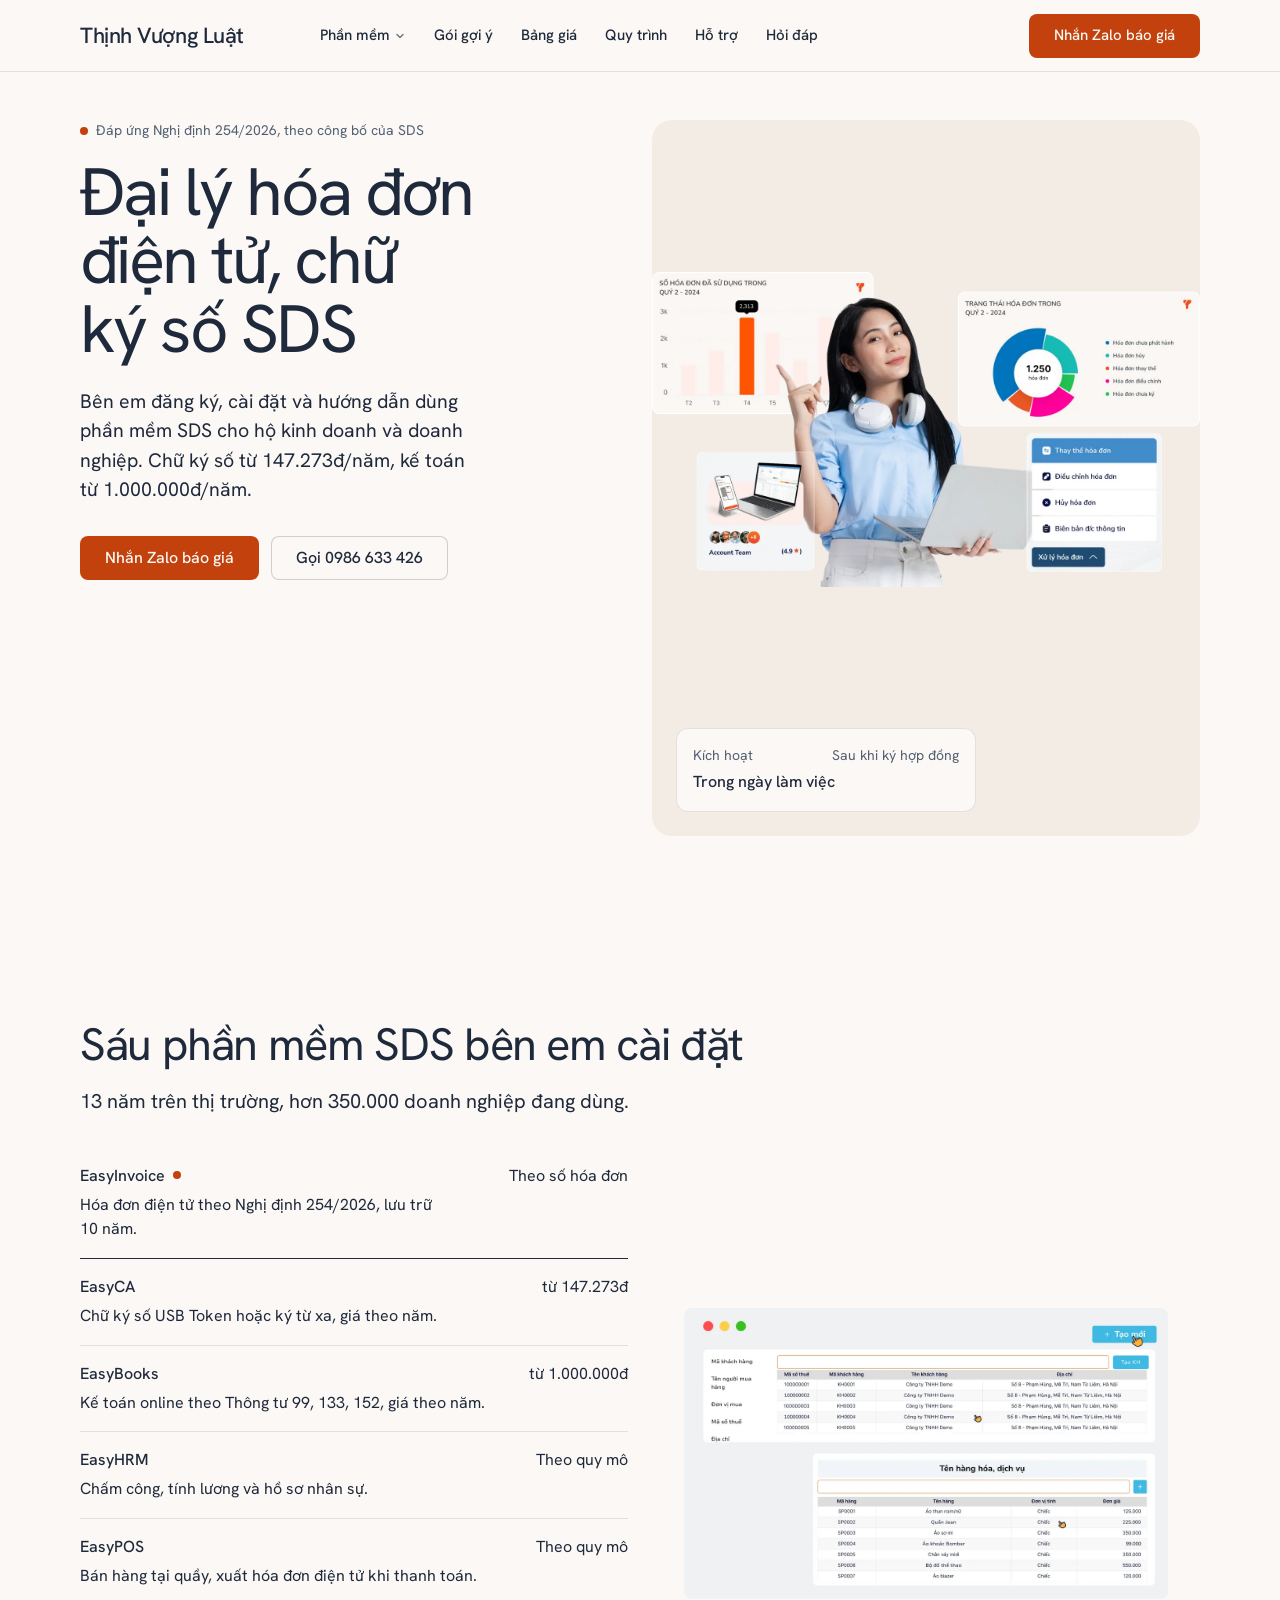
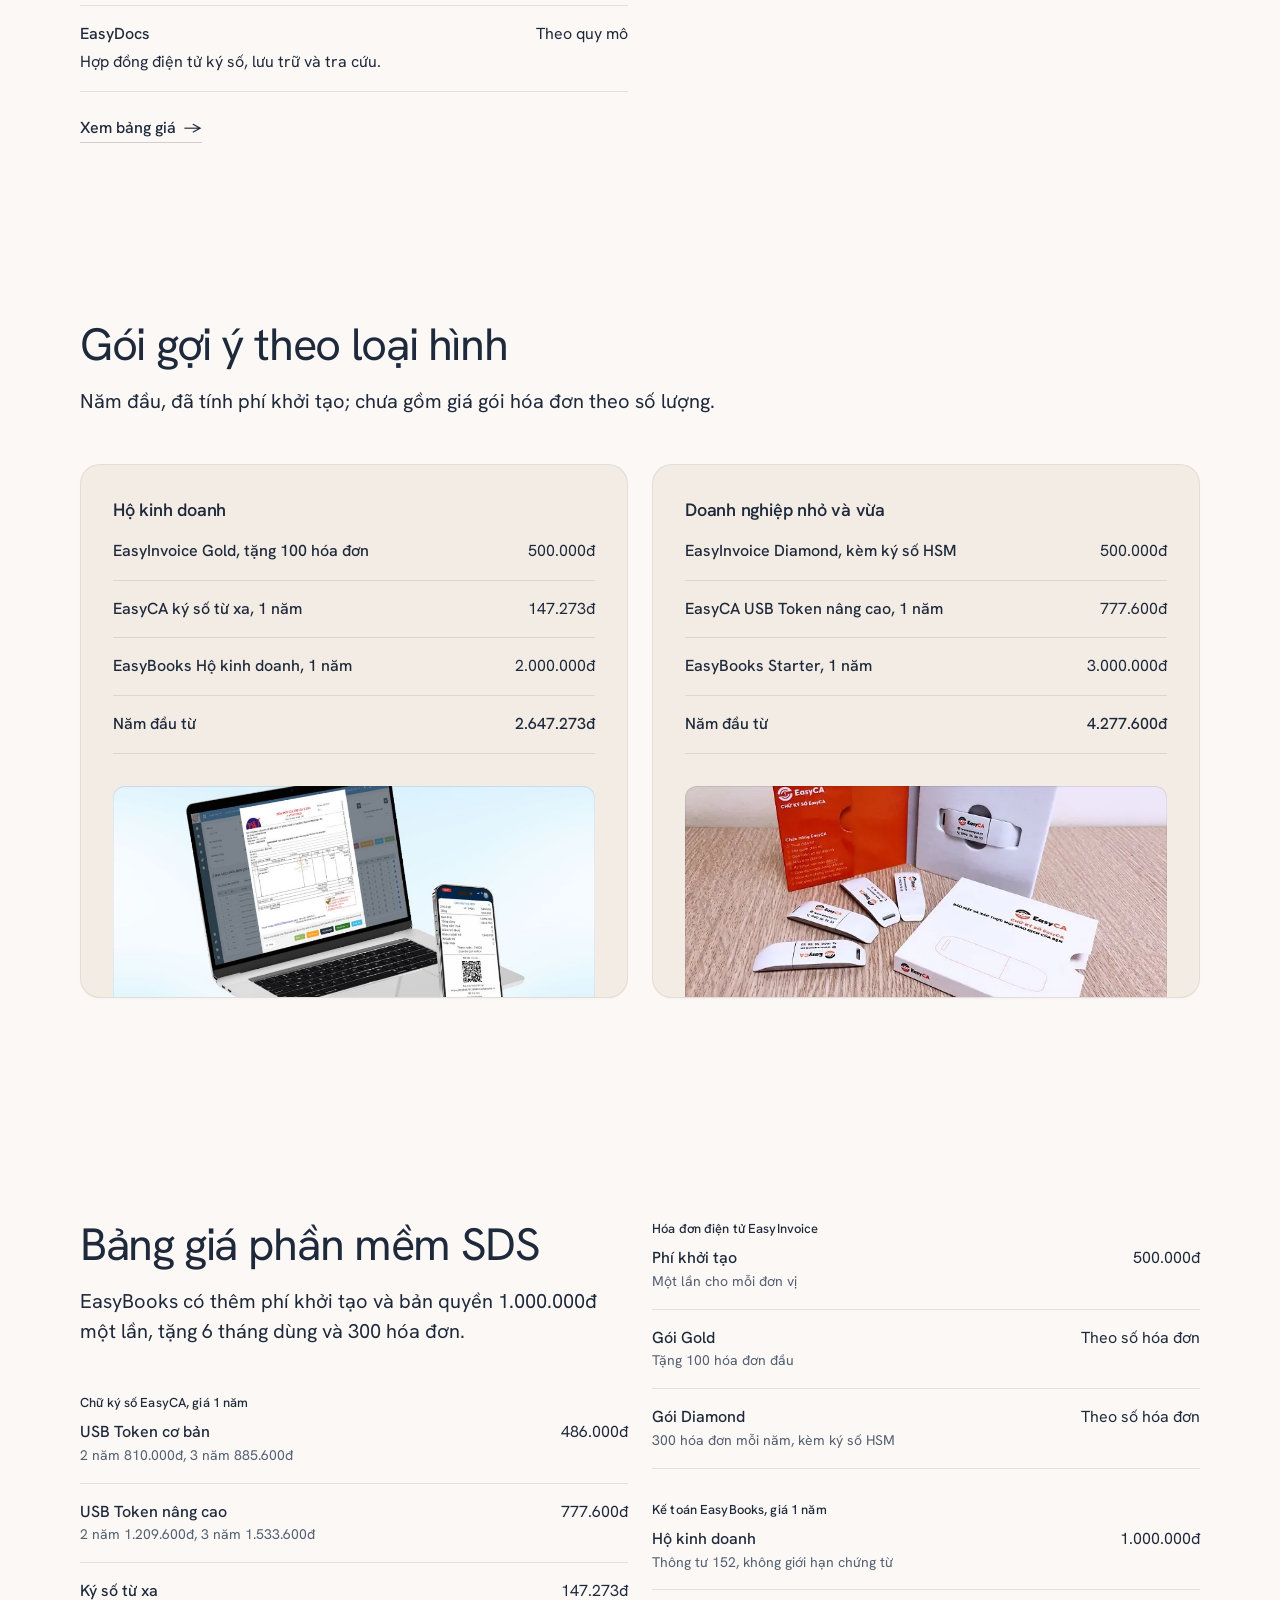
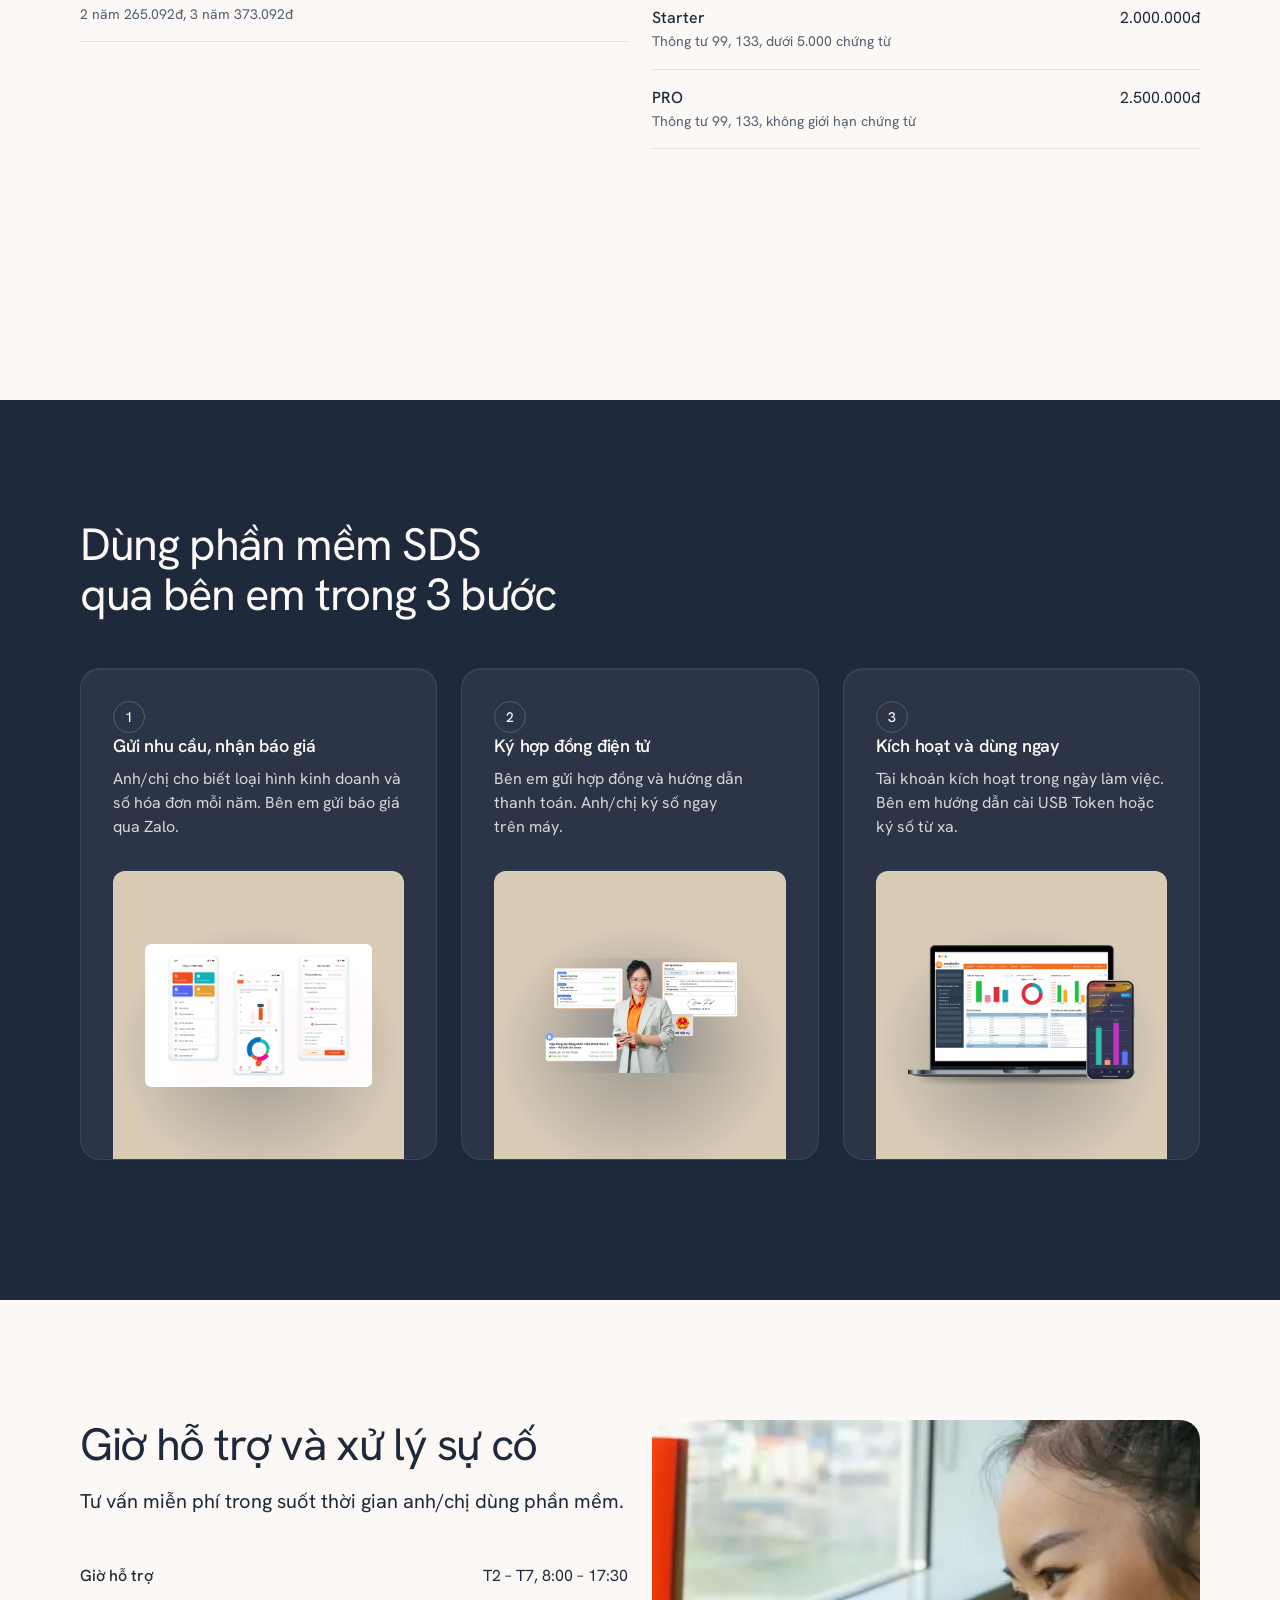
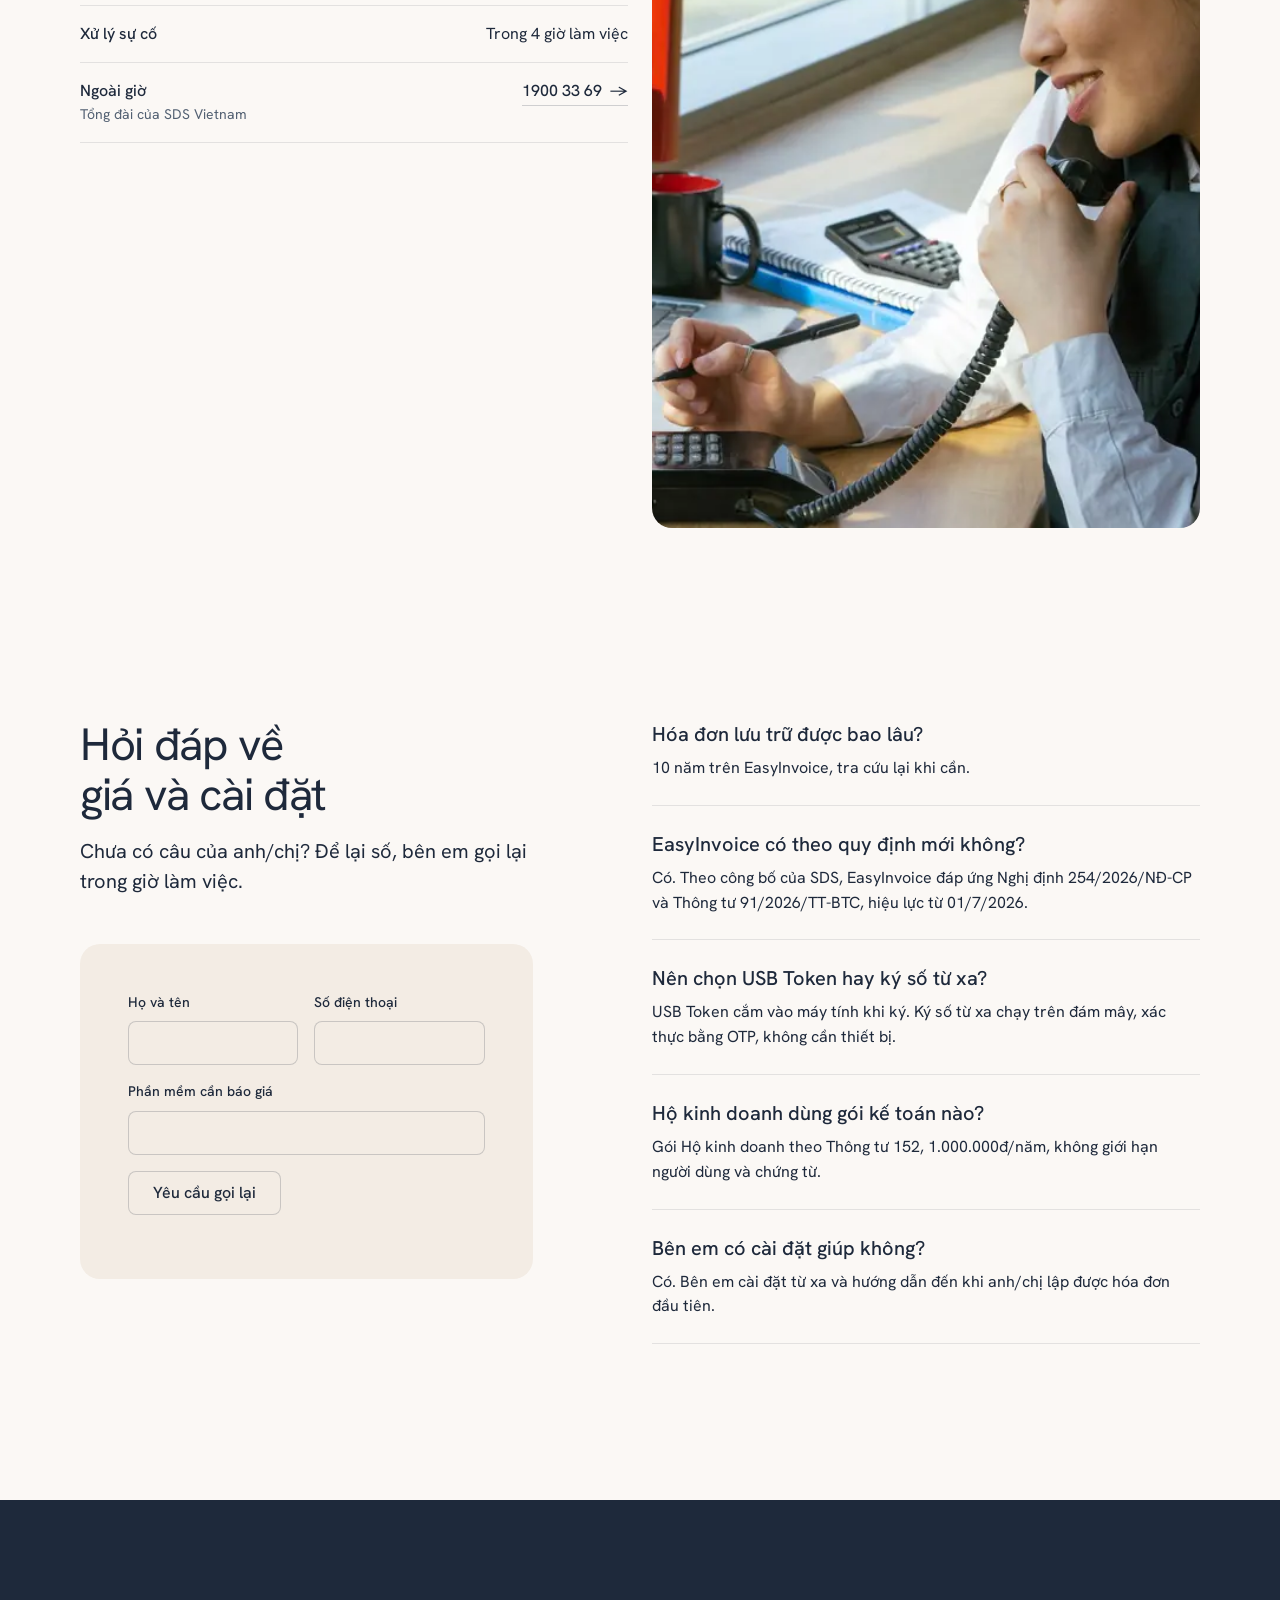
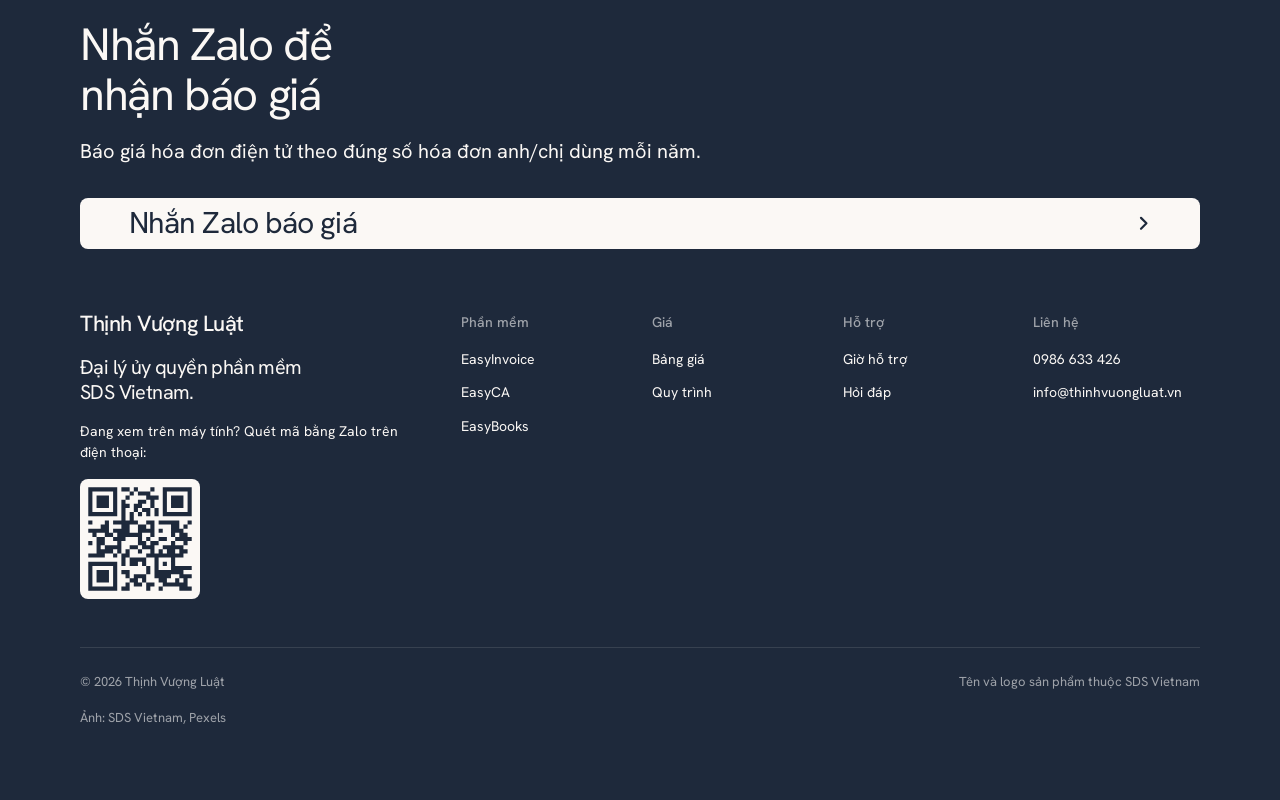
<file: mock-redesign/index.html>
<!doctype html>
<!-- Mock: hướng thiết kế lại trang chủ, dựng theo taste-skill 2.5 (kind service). Không phải trang thật. -->
<html lang="vi" data-type="service" data-radius="soft" data-buttons="solid" data-motion>
<head>
<meta charset="utf-8">
<meta name="viewport" content="width=device-width, initial-scale=1, viewport-fit=cover">
<title>Thịnh Vượng Luật: đại lý hóa đơn điện tử, chữ ký số SDS</title>
<meta name="description" content="Đăng ký, cài đặt và hướng dẫn dùng EasyInvoice, EasyCA, EasyBooks cho hộ kinh doanh và doanh nghiệp. Chữ ký số từ 147.273đ/năm.">
<meta name="robots" content="noindex, nofollow">
<meta name="site-kind" content="other"><meta name="page-type" content="service">
<meta name="theme-color" content="#fbf8f5">
<meta property="og:type" content="website">
<meta property="og:title" content="Thịnh Vượng Luật: đại lý hóa đơn điện tử, chữ ký số SDS">
<meta property="og:description" content="Đăng ký, cài đặt và hướng dẫn dùng phần mềm SDS. Chữ ký số từ 147.273đ/năm, kế toán từ 1.000.000đ/năm.">
<meta property="og:image" content="share.jpg">
<meta name="twitter:card" content="summary_large_image">
<!-- <link rel="canonical" href="https://[tên miền của Thịnh Vượng Luật]/"> -->
<link rel="icon" href="favicon.png" type="image/png">
<link rel="preconnect" href="https://fonts.googleapis.com">
<link rel="preconnect" href="https://fonts.gstatic.com" crossorigin>
<link href="https://fonts.googleapis.com/css2?family=Hanken+Grotesk:wght@400..700&display=swap" rel="stylesheet">
<link rel="stylesheet" href="assets/system.css">
<link rel="stylesheet" href="assets/ui/cards.css">
<link rel="stylesheet" href="assets/motion/motion.css">
<link rel="stylesheet" href="assets/layout/layout.css">
<style>
:root {
  --p-bg: #fbf8f5; --p-surface: #f3ece4; --p-ink: #1e293b; --p-muted: #526072;
  --p-accent: #c2410c; --p-accent-ink: #fbf8f5; --p-action: #c2410c; --p-action-ink: #fbf8f5;
  --p-inv-bg: #1e293b; --p-inv-surface: #2b3547; --p-inv-ink: #fbf8f5; --p-inv-muted: #9fa3aa;
  --p-inv-accent: #fbf8f5; --p-inv-accent-ink: #1e293b; --p-inv-action: #fbf8f5; --p-inv-action-ink: #1e293b;
  --font-display: "Hanken Grotesk", system-ui, sans-serif;
  --font-text: "Hanken Grotesk", system-ui, sans-serif;
  --display-weight: 400;
  --display-tracking: -0.03em;
  --display-tracking-xl: -0.038em;
}
/* inside visuals only: SDS's own product images are cut-outs, so they sit whole on a surface panel */
.frame--cut { background: var(--g-alt); }
.frame--cut > .frame__img { object-fit: contain; padding: var(--s-6); }
.hero__media.frame--cut { background: var(--p-surface); }
.hero__media.frame--cut > img { object-fit: contain; object-position: 50% 38%; }
.rows .rows__name small { display: block; font-weight: 400; color: var(--muted); font-size: var(--t-small); }
/* picture-develops: the section's one photograph, on the split's right column, as tall as the text beside it */
.develop { margin: 0; border-radius: var(--r-lg); overflow: hidden; height: var(--ly-fit); }
.develop > img { display: block; width: 100%; height: 100%; object-fit: cover; }
@media (max-width: 1023px) { .develop { height: auto; aspect-ratio: 4 / 3; margin-top: var(--s-7); } }
@media (max-width: 639px) { .develop { aspect-ratio: 16 / 9; margin-top: var(--s-6); } }
@media (min-width: 640px) and (max-width: 1023px) { #phan-mem, #chon-goi, #bang-gia, #quy-trinh, #hoi-dap { --h: 2 } }
#chon-goi .panel { --p-h: 212px; }
@media (max-width: 639px) { #chon-goi .panel { --p-h: 200px; } }
@media (max-width: 639px) { #quy-trinh .panel { --p-h: 200px; } }
.combo { margin-top: var(--s-4); }
.combo .combo__total .rows__name { font-weight: 500; }
.combo .combo__total .rows__value { font-weight: 500; }
.zalo-qr { width: 120px; height: 120px; border-radius: var(--r-sm); }
@media (max-width: 1023px) { .zalo-qr, .zalo-qr__label { display: none; } }
@media (max-width: 639px) { #phan-mem .frame { aspect-ratio: 4 / 5; height: auto; flex: none; } }
@media (max-width: 359px) { #phan-mem .frame { aspect-ratio: 4 / 3; } }
@media (max-width: 639px) { #phan-mem .grid.fill { flex: 0 0 auto; } }
</style>
<script>document.documentElement.classList.add('m-enter');setTimeout(()=>document.documentElement.classList.add('m-enter-done'),700)</script>
<script>document.documentElement.classList.add('mo-js');setTimeout(()=>document.documentElement.classList.add('mo-safe'),2500)</script>
<link rel="modulepreload" href="assets/moments/moments.js"><link rel="modulepreload" href="assets/moments/lib.js">
<link rel="modulepreload" href="assets/moments/picture-develops/moment.js">
</head>
<body>
<!-- deal: hero split (re-dealt from photo) · nav-mega · footer-dark · close-type · dark-band · buttons block ·
     wordmark · moment picture-develops · brand colours (navy, TV orange) · Hanken Grotesk · soft -->
<header class="nav">
  <div class="wrap nav__bar">
    <a class="skip-link" href="#top">Đến nội dung chính</a>
    <a class="nav__logo" href="#top">Thịnh Vượng Luật</a>
    <nav class="nav__links" aria-label="Chính">
      <div class="nav__item">
        <a class="nav__link" href="#phan-mem">Phần mềm <svg class="chev" viewBox="0 0 12 12" aria-hidden="true"><path d="M3 4.5l3 3 3-3" fill="none" stroke="currentColor" stroke-width="1.5" stroke-linecap="round" stroke-linejoin="round"/></svg></a>
        <div class="nav__menu">
          <div class="wrap grid">
            <div class="menu-col span-3">
              <p class="t-label">Hóa đơn và ký số</p>
              <a href="../easyinvoice.html">EasyInvoice<span>Hóa đơn điện tử</span></a>
              <a href="../easyca.html">EasyCA<span>Chữ ký số USB Token, ký từ xa</span></a>
              <a href="../easydocs.html">EasyDocs<span>Hợp đồng điện tử</span></a>
            </div>
            <div class="menu-col span-3">
              <p class="t-label">Quản trị</p>
              <a href="../easybooks.html">EasyBooks<span>Kế toán online</span></a>
              <a href="../easyhrm.html">EasyHRM<span>Nhân sự, chấm công, tính lương</span></a>
              <a href="../easypos.html">EasyPOS<span>Bán hàng tại quầy</span></a>
            </div>
            <a class="menu-card span-3 start-10" href="#bang-gia">
              <div class="panel"><img width="700" height="525" loading="lazy" class="frame__img" src="img/easyca-token.webp" alt="Hộp và USB Token chữ ký số EasyCA trên bàn gỗ" data-source="supplier" data-subject="EasyCA USB Token"></div>
              <span class="t-card">Bảng giá chữ ký số</span>
              <span class="t-small muted">USB Token và ký số từ xa, 1 đến 3 năm</span>
            </a>
          </div>
        </div>
      </div>
      <div class="nav__item"><a class="nav__link" href="#chon-goi">Gói gợi ý</a></div>
      <div class="nav__item"><a class="nav__link" href="#bang-gia">Bảng giá</a></div>
      <div class="nav__item"><a class="nav__link" href="#quy-trinh">Quy trình</a></div>
      <div class="nav__item"><a class="nav__link" href="#ho-tro">Hỗ trợ</a></div>
      <div class="nav__item"><a class="nav__link" href="#hoi-dap">Hỏi đáp</a></div>
    </nav>
    <div class="nav__actions">
      <a class="btn btn--primary" href="https://zalo.me/0986633426" rel="noopener">Nhắn Zalo báo giá</a>
    </div>
    <button class="nav__toggle" type="button" aria-expanded="false" aria-label="Mở menu"><svg width="18" height="18" viewBox="0 0 18 18" aria-hidden="true"><path d="M2 5h14M2 13h14" stroke="currentColor" stroke-width="1.6" stroke-linecap="round"/></svg></button>
  </div>
</header>

<main id="top">
  <section class="hero hero--split" data-enter aria-labelledby="hero-h">
    <div class="wrap"><div class="hero-text grid hero__grid">
      <div class="hero__text span-5">
        <p class="hero__kicker"><span class="dot" aria-hidden="true"></span>Đáp ứng Nghị định 254/2026, theo công bố của SDS</p>
        <h1 id="hero-h">Đại lý hóa đơn điện tử, chữ ký số SDS</h1>
        <p class="hero__lead">Bên em đăng ký, cài đặt và hướng dẫn dùng phần mềm SDS cho hộ kinh doanh và doanh nghiệp. Chữ ký số từ 147.273đ/năm, kế toán từ 1.000.000đ/năm.</p>
        <div class="btn-row"><a class="btn btn--primary" href="https://zalo.me/0986633426" rel="noopener">Nhắn Zalo báo giá</a><a class="btn btn--secondary" href="tel:0986633426">Gọi 0986 633 426</a></div>
      </div>
      <div class="hero__media frame--cut span-6 start-7">
        <img src="img/easyinvoice-hero.webp" style="--ly-pos: 44% 50%" alt="Nhân viên văn phòng cầm laptop bên màn hình EasyInvoice: biểu đồ hóa đơn theo tháng và menu xử lý hóa đơn" width="1400" height="804" fetchpriority="high" data-source="supplier" data-subject="EasyInvoice">
        <div class="ly-float">
          <div class="ly-float__row"><span>Kích hoạt</span><span>Sau khi ký hợp đồng</span></div>
          <div class="ly-float__title">Trong ngày làm việc</div>
        </div>
      </div>
    </div></div>
  </section>

  <section class="section" id="phan-mem" style="--hm: 2" aria-labelledby="pm-h">
    <div class="wrap">
      <div class="section-head"><h2 id="pm-h">Sáu phần mềm SDS bên em cài đặt</h2><p>13 năm trên thị trường, hơn 350.000 doanh nghiệp đang dùng.</p></div>
      <div class="grid grid--top fill" data-peek>
        <div class="span-6 stack-5">
        <ul class="rows">
          <li data-peek-to="invoice" tabindex="0"><span class="rows__name">EasyInvoice</span><p>Hóa đơn điện tử theo Nghị định 254/2026, lưu trữ 10 năm.</p><span class="rows__value">Theo số hóa đơn</span></li>
          <li data-peek-to="ca" tabindex="0"><span class="rows__name">EasyCA</span><p>Chữ ký số USB Token hoặc ký từ xa, giá theo năm.</p><span class="rows__value">từ 147.273đ</span></li>
          <li data-peek-to="books" tabindex="0"><span class="rows__name">EasyBooks</span><p>Kế toán online theo Thông tư 99, 133, 152, giá theo năm.</p><span class="rows__value">từ 1.000.000đ</span></li>
          <li data-peek-to="hrm" tabindex="0"><span class="rows__name">EasyHRM</span><p>Chấm công, tính lương và hồ sơ nhân sự.</p><span class="rows__value">Theo quy mô</span></li>
          <li data-peek-to="pos" tabindex="0"><span class="rows__name">EasyPOS</span><p>Bán hàng tại quầy, xuất hóa đơn điện tử khi thanh toán.</p><span class="rows__value">Theo quy mô</span></li>
          <li data-peek-to="docs" tabindex="0"><span class="rows__name">EasyDocs</span><p>Hợp đồng điện tử ký số, lưu trữ và tra cứu.</p><span class="rows__value">Theo quy mô</span></li>
        </ul>
        <p><a class="link" href="#bang-gia">Xem bảng giá</a></p>
        </div>
        <div class="frame frame--photo frame--fill frame--cut span-6 start-7">
          <img width="1176" height="706" class="frame__img" data-peek-for="invoice" src="img/easyinvoice-create.webp" alt="Màn hình lập hóa đơn của EasyInvoice với danh sách khách hàng và hàng hóa" data-source="supplier" data-subject="EasyInvoice">
          <img width="1200" height="761" class="frame__img" data-peek-for="ca" src="img/easyca-remote.webp" alt="Ký số từ xa EasyCA trên điện thoại, kèm chữ ký trên hợp đồng" data-source="supplier" data-subject="EasyCA" hidden>
          <img width="1162" height="1000" class="frame__img" data-peek-for="books" src="img/easybooks-imac.webp" alt="Bảng điều khiển kế toán EasyBooks trên màn hình máy tính" data-source="supplier" data-subject="EasyBooks" hidden>
          <img width="1176" height="759" class="frame__img" data-peek-for="hrm" src="img/easyhrm-dashboard.webp" alt="Bảng tổng quan nhân sự của EasyHRM với biểu đồ chấm công" data-source="supplier" data-subject="EasyHRM" hidden>
          <img width="1200" height="697" class="frame__img" data-peek-for="pos" src="img/easypos-hero.webp" alt="Màn hình bán hàng và doanh thu của EasyPOS trên máy tính và điện thoại" data-source="supplier" data-subject="EasyPOS" hidden>
          <img width="1176" height="800" class="frame__img" data-peek-for="docs" src="img/easydocs-list.webp" alt="Danh sách hợp đồng lao động trên EasyDocs với trạng thái ký" data-source="supplier" data-subject="EasyDocs" hidden>
        </div>
      </div>
    </div>
  </section>

  <section class="section" id="chon-goi" style="--hm: 2" aria-labelledby="cg-h">
    <div class="wrap">
      <div class="section-head"><h2 id="cg-h">Gói gợi ý theo loại hình</h2><p>Năm đầu, đã tính phí khởi tạo; chưa gồm giá gói hóa đơn theo số lượng.</p></div>
      <div class="grid">
        <article class="card span-6">
          <h3>Hộ kinh doanh</h3>
          <ul class="rows combo">
            <li><span class="rows__name">EasyInvoice Gold, tặng 100 hóa đơn</span><span class="rows__value">500.000đ</span></li>
            <li><span class="rows__name">EasyCA ký số từ xa, 1 năm</span><span class="rows__value">147.273đ</span></li>
            <li><span class="rows__name">EasyBooks Hộ kinh doanh, 1 năm</span><span class="rows__value">2.000.000đ</span></li>
            <li class="combo__total"><span class="rows__name">Năm đầu từ</span><span class="rows__value">2.647.273đ</span></li>
          </ul>
          <div class="panel"><img class="frame__img" src="img/easypos-device.jpg" alt="Laptop và điện thoại xuất hóa đơn có mã QR từ máy bán hàng EasyPOS" width="900" height="600" loading="lazy" data-source="supplier" data-subject="EasyPOS với hóa đơn điện tử"></div>
        </article>
        <article class="card span-6">
          <h3>Doanh nghiệp nhỏ và vừa</h3>
          <ul class="rows combo">
            <li><span class="rows__name">EasyInvoice Diamond, kèm ký số HSM</span><span class="rows__value">500.000đ</span></li>
            <li><span class="rows__name">EasyCA USB Token nâng cao, 1 năm</span><span class="rows__value">777.600đ</span></li>
            <li><span class="rows__name">EasyBooks Starter, 1 năm</span><span class="rows__value">3.000.000đ</span></li>
            <li class="combo__total"><span class="rows__name">Năm đầu từ</span><span class="rows__value">4.277.600đ</span></li>
          </ul>
          <div class="panel"><img class="frame__img" src="img/easyca-token.webp" alt="Hộp và USB Token chữ ký số EasyCA trên bàn gỗ" width="700" height="525" loading="lazy" data-source="supplier" data-subject="EasyCA USB Token"></div>
        </article>
      </div>
    </div>
  </section>

  <section class="section" id="bang-gia" style="--hm: 2" aria-labelledby="bg-h">
    <div class="wrap grid grid--top">
      <div class="span-6 stack-6">
        <div class="section-head"><h2 id="bg-h">Bảng giá phần mềm SDS</h2><p>EasyBooks có thêm phí khởi tạo và bản quyền 1.000.000đ một lần, tặng 6 tháng dùng và 300 hóa đơn.</p></div>
        <div class="stack-2">
          <p class="t-label">Chữ ký số EasyCA, giá 1 năm</p>
          <ul class="rows">
            <li><span class="rows__name">USB Token cơ bản<small>2 năm 810.000đ, 3 năm 885.600đ</small></span><span class="rows__value">486.000đ</span></li>
            <li><span class="rows__name">USB Token nâng cao<small>2 năm 1.209.600đ, 3 năm 1.533.600đ</small></span><span class="rows__value">777.600đ</span></li>
            <li><span class="rows__name">Ký số từ xa<small>2 năm 265.092đ, 3 năm 373.092đ</small></span><span class="rows__value">147.273đ</span></li>
          </ul>
        </div>
      </div>
      <div class="span-6 start-7 stack-6 price-right">
        <div class="stack-2">
          <p class="t-label">Hóa đơn điện tử EasyInvoice</p>
          <ul class="rows">
            <li><span class="rows__name">Phí khởi tạo<small>Một lần cho mỗi đơn vị</small></span><span class="rows__value">500.000đ</span></li>
            <li><span class="rows__name">Gói Gold<small>Tặng 100 hóa đơn đầu</small></span><span class="rows__value">Theo số hóa đơn</span></li>
            <li><span class="rows__name">Gói Diamond<small>300 hóa đơn mỗi năm, kèm ký số HSM</small></span><span class="rows__value">Theo số hóa đơn</span></li>
          </ul>
        </div>
        <div class="stack-2">
          <p class="t-label">Kế toán EasyBooks, giá 1 năm</p>
          <ul class="rows">
            <li><span class="rows__name">Hộ kinh doanh<small>Thông tư 152, không giới hạn chứng từ</small></span><span class="rows__value">1.000.000đ</span></li>
            <li><span class="rows__name">Starter<small>Thông tư 99, 133, dưới 5.000 chứng từ</small></span><span class="rows__value">2.000.000đ</span></li>
            <li><span class="rows__name">PRO<small>Thông tư 99, 133, không giới hạn chứng từ</small></span><span class="rows__value">2.500.000đ</span></li>
          </ul>
        </div>
      </div>
    </div>
  </section>

  <section class="section ground-inverse" id="quy-trinh" style="--hm: 2" aria-labelledby="qt-h">
    <div class="wrap">
      <div class="section-head"><h2 id="qt-h">Dùng phần mềm SDS qua bên em trong 3 bước</h2></div>
      <div class="grid">
        <article class="card card--row span-4">
          <span class="step-num">1</span>
          <h3>Gửi nhu cầu, nhận báo giá</h3>
          <p>Anh/chị cho biết loại hình kinh doanh và số hóa đơn mỗi năm. Bên em gửi báo giá qua Zalo.</p>
          <div class="panel frame--cut"><img width="1177" height="736" class="frame__img" src="img/easyinvoice-mobile.webp" alt="EasyInvoice trên điện thoại và máy tính" loading="lazy" data-source="supplier" data-subject="EasyInvoice"></div>
        </article>
        <article class="card card--row span-4">
          <span class="step-num">2</span>
          <h3>Ký hợp đồng điện tử</h3>
          <p>Bên em gửi hợp đồng và hướng dẫn thanh toán. Anh/chị ký số ngay trên máy.</p>
          <div class="panel frame--cut"><img width="1400" height="707" class="frame__img" src="img/easydocs-hero.webp" alt="Hợp đồng lao động được ký số trên EasyDocs" loading="lazy" data-source="supplier" data-subject="EasyDocs"></div>
        </article>
        <article class="card card--row span-4">
          <span class="step-num">3</span>
          <h3>Kích hoạt và dùng ngay</h3>
          <p>Tài khoản kích hoạt trong ngày làm việc. Bên em hướng dẫn cài USB Token hoặc ký số từ xa.</p>
          <div class="panel frame--cut"><img width="1220" height="753" class="frame__img" src="img/easybooks-devices.webp" alt="EasyBooks chạy trên laptop và điện thoại" loading="lazy" data-source="supplier" data-subject="EasyBooks"></div>
        </article>
      </div>
    </div>
  </section>

  <section class="section" id="ho-tro" aria-labelledby="ht-h">
    <div class="wrap grid grid--top">
      <div class="span-6">
        <div class="section-head">
          <h2 id="ht-h">Giờ hỗ trợ và xử lý sự cố</h2>
          <p>Tư vấn miễn phí trong suốt thời gian anh/chị dùng phần mềm.</p>
        </div>
        <ul class="rows">
          <li><span class="rows__name">Giờ hỗ trợ</span><span class="rows__value">T2 – T7, 8:00 – 17:30</span></li>
          <li><span class="rows__name">Xử lý sự cố</span><span class="rows__value">Trong 4 giờ làm việc</span></li>
          <li><span class="rows__name">Ngoài giờ<small>Tổng đài của SDS Vietnam</small></span><span class="rows__value"><a class="link" href="tel:19003369">1900 33 69</a></span></li>
        </ul>
      </div>
      <figure class="develop span-6 start-7" data-moment="picture-develops"><img src="img/tu-van.webp" alt="Nhân viên tư vấn nghe điện thoại bên bàn làm việc" width="900" height="600" loading="lazy" data-source="stand-in" data-subject="tư vấn qua điện thoại"></figure>
    </div>
  </section>

  <section class="section" id="hoi-dap" style="--hm: 2" aria-labelledby="hd-h">
    <div class="wrap grid grid--top">
      <div class="span-5 stack-6" id="lien-he">
        <div class="section-head">
          <h2 id="hd-h">Hỏi đáp về giá và cài đặt</h2>
          <p>Chưa có câu của anh/chị? Để lại số, bên em gọi lại trong giờ làm việc.</p>
        </div>
        <div class="visit visit--card">
          <form class="form" action="mailto:info@thinhvuongluat.vn" method="post" enctype="text/plain" data-endpoint="" data-sent="Yêu cầu gọi lại đã gửi. Bên em gọi trong giờ làm việc." novalidate>
          <div class="field"><label for="f-name">Họ và tên</label>
            <input id="f-name" name="name" type="text" autocomplete="name" required aria-describedby="f-name-err">
            <p class="field__error" id="f-name-err" hidden>Ghi tên để bên em xưng hô khi gọi.</p></div>
          <div class="field"><label for="f-phone">Số điện thoại</label>
            <input id="f-phone" name="phone" type="tel" autocomplete="tel" inputmode="tel" required aria-describedby="f-phone-err">
            <p class="field__error" id="f-phone-err" hidden>Ghi số điện thoại 10 số, bắt đầu bằng 0.</p></div>
          <div class="field field--full"><label for="f-product">Phần mềm cần báo giá</label>
            <input id="f-product" name="product" type="text" autocomplete="off" aria-describedby="f-product-err">
            <p class="field__error" id="f-product-err" hidden>Ghi tên phần mềm, ví dụ EasyInvoice.</p></div>
          <div class="btn-row"><button class="btn btn--secondary" type="submit">Yêu cầu gọi lại</button></div>
          <p class="form__status" role="status" data-form-status></p>
        </form>
        </div>
      </div>
      <div class="faq span-6 start-7">
        <div class="faq__item"><h3>Hóa đơn lưu trữ được bao lâu?</h3><p>10 năm trên EasyInvoice, tra cứu lại khi cần.</p></div>
        <div class="faq__item"><h3>EasyInvoice có theo quy định mới không?</h3><p>Có. Theo công bố của SDS, EasyInvoice đáp ứng Nghị định 254/2026/NĐ-CP và Thông tư 91/2026/TT-BTC, hiệu lực từ 01/7/2026.</p></div>
        <div class="faq__item"><h3>Nên chọn USB Token hay ký số từ xa?</h3><p>USB Token cắm vào máy tính khi ký. Ký số từ xa chạy trên đám mây, xác thực bằng OTP, không cần thiết bị.</p></div>
        <div class="faq__item"><h3>Hộ kinh doanh dùng gói kế toán nào?</h3><p>Gói Hộ kinh doanh theo Thông tư 152, 1.000.000đ/năm, không giới hạn người dùng và chứng từ.</p></div>
        <div class="faq__item"><h3>Bên em có cài đặt giúp không?</h3><p>Có. Bên em cài đặt từ xa và hướng dẫn đến khi anh/chị lập được hóa đơn đầu tiên.</p></div>
      </div>
    </div>
  </section>

</main>

<footer class="footer closing footer--dark ground-inverse" id="contact" aria-labelledby="close-h">
  <div class="wrap">
    <div class="closing__cta close--type">
      <div class="section-head">
        <h2 id="close-h">Nhắn Zalo để nhận báo giá</h2>
        <p>Báo giá hóa đơn điện tử theo đúng số hóa đơn anh/chị dùng mỗi năm.</p>
      </div>
      <a class="btn btn--primary btn--xl btn--wide" href="https://zalo.me/0986633426" rel="noopener">Nhắn Zalo báo giá<svg class="m-arrow" viewBox="0 0 12 12" aria-hidden="true"><path class="m-arrow__stem" d="M1 6h8"/><path class="m-arrow__head" d="M4.5 2.5 8 6l-3.5 3.5"/></svg></a>
    </div>
    <div class="closing__links">
      <div class="grid">
        <div class="span-4 stack-4">
          <a class="nav__logo" href="#top">Thịnh Vượng Luật</a>
          <p class="footer__lede">Đại lý ủy quyền phần mềm SDS Vietnam.</p>
          <p class="t-small zalo-qr__label">Đang xem trên máy tính? Quét mã bằng Zalo trên điện thoại:</p>
          <img class="zalo-qr" src="img/zalo-qr.svg" alt="Mã QR mở Zalo của Thịnh Vượng Luật, số 0986 633 426" width="120" height="120">
        </div>
        <div class="span-2 footer__col"><h3>Phần mềm</h3><ul><li><a href="../easyinvoice.html">EasyInvoice</a></li><li><a href="../easyca.html">EasyCA</a></li><li><a href="../easybooks.html">EasyBooks</a></li></ul></div>
        <div class="span-2 footer__col"><h3>Giá</h3><ul><li><a href="#bang-gia">Bảng giá</a></li><li><a href="#quy-trinh">Quy trình</a></li></ul></div>
        <div class="span-2 footer__col"><h3>Hỗ trợ</h3><ul><li><a href="#ho-tro">Giờ hỗ trợ</a></li><li><a href="#hoi-dap">Hỏi đáp</a></li></ul></div>
        <div class="span-2 footer__col"><h3>Liên hệ</h3><ul><li><a href="tel:0986633426">0986 633 426</a></li><li><a href="mailto:info@thinhvuongluat.vn">info@thinhvuongluat.vn</a></li></ul></div>
      </div>
      <div class="footer__legal">
        <span>&copy; 2026 Thịnh Vượng Luật</span>
        <span>Tên và logo sản phẩm thuộc SDS Vietnam</span>
        <span class="credits">Ảnh: SDS Vietnam, Pexels</span>
      </div>
    </div>
  </div>
</footer>
<nav class="actionbar" aria-label="Thao tác nhanh">
  <a class="btn btn--primary" href="https://zalo.me/0986633426" rel="noopener">Nhắn Zalo báo giá</a>
</nav>
<script type="module" src="assets/system.js"></script>
<script type="module" src="assets/motion/motion.js"></script>
<script type="module" src="assets/layout/layout.js"></script>
</body>
</html>
</file>
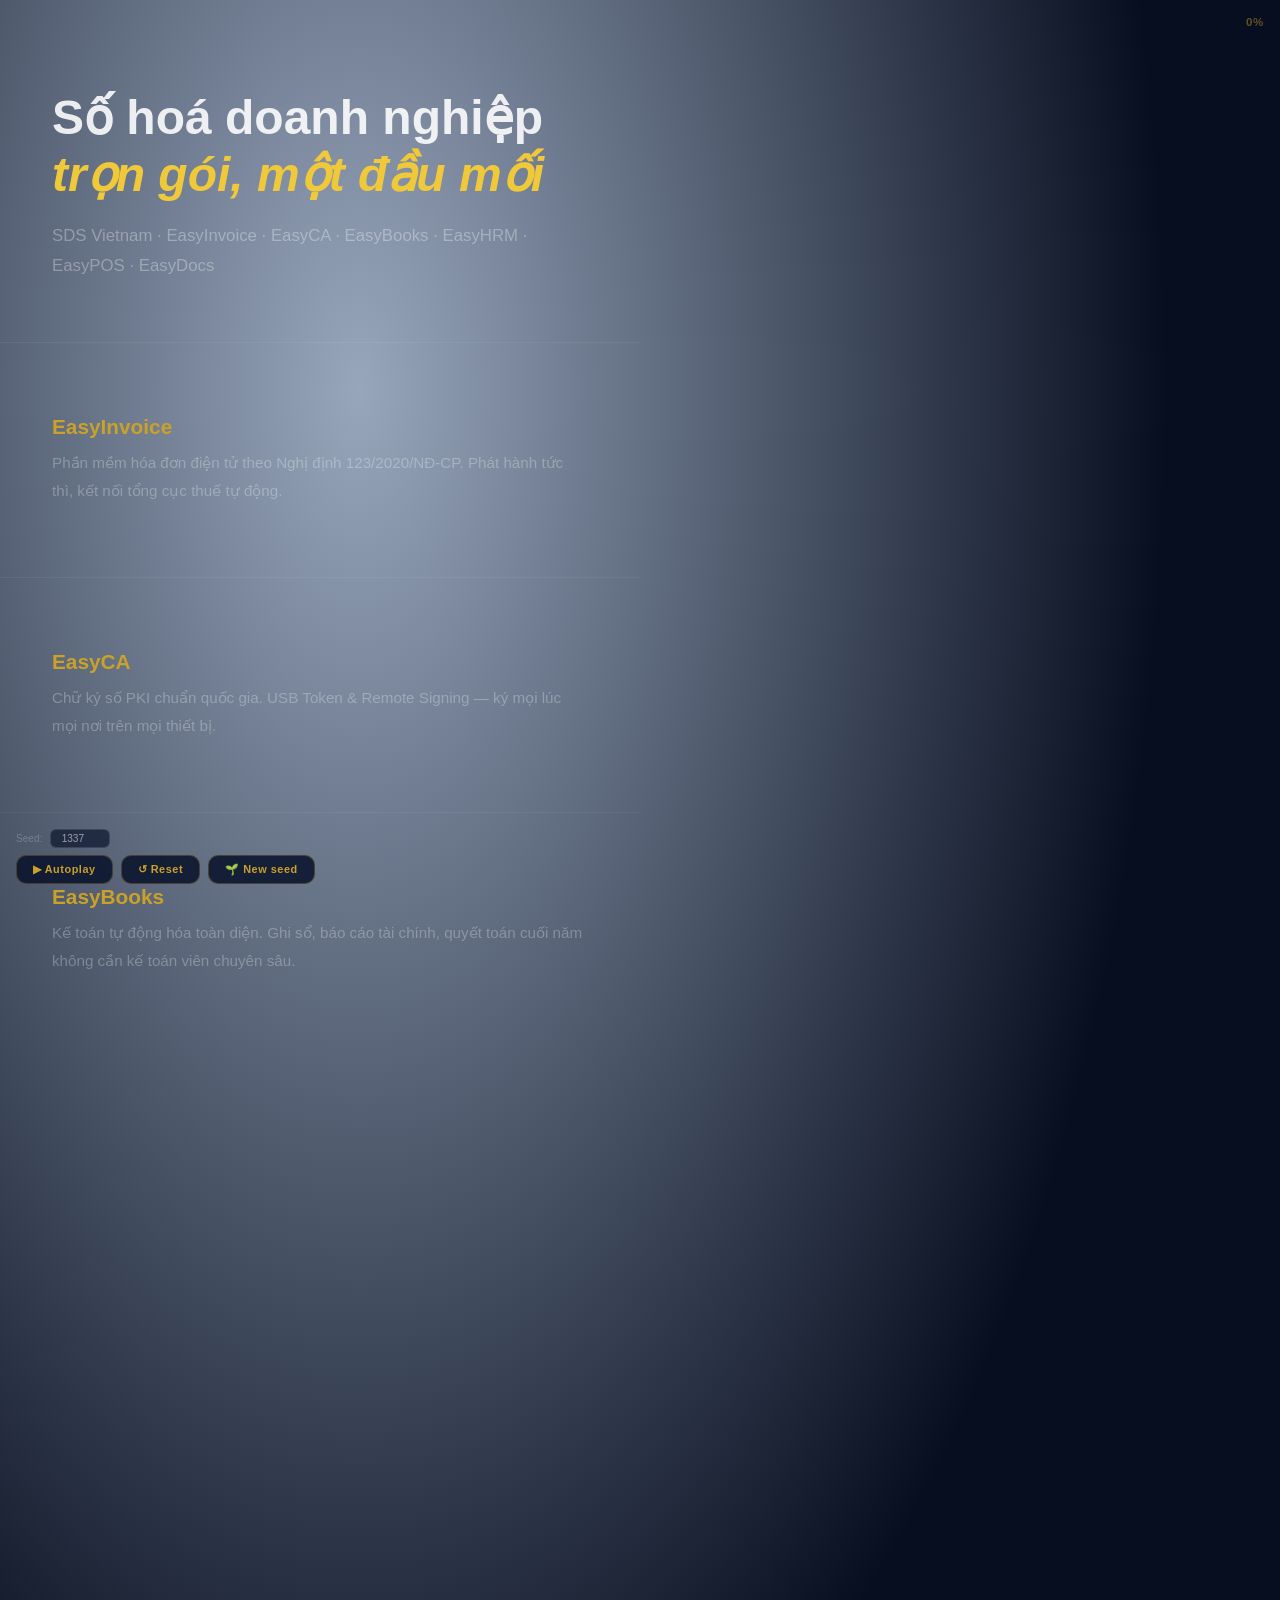
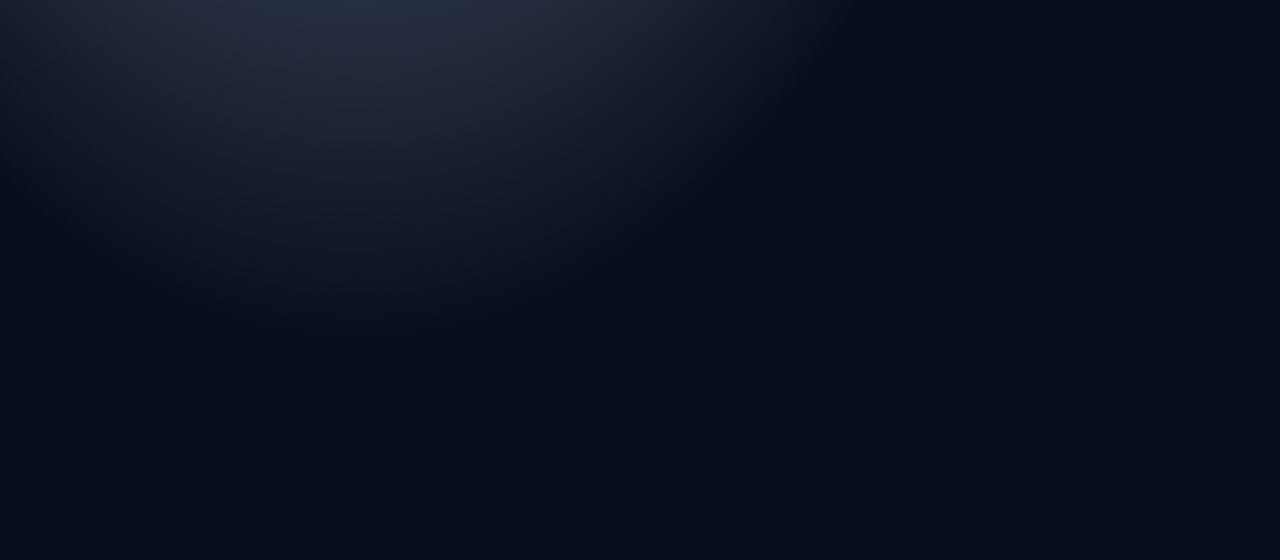
<file: banyan-mock.html>
<!DOCTYPE html>
<html lang="vi">
<head>
  <meta name="robots" content="noindex, nofollow" />
<meta charset="UTF-8">
<meta name="viewport" content="width=device-width, initial-scale=1">
<title>Mai Vàng — Tree Mock · Thịnh Vượng Luật</title>
<style>
:root { --gold:#c9a227; --gold2:#f0c93a; }
*{ box-sizing:border-box; margin:0; padding:0; }

body{
  background: radial-gradient(ellipse at 28% 18%, rgba(26,58,107,.45) 0%, #070e1f 62%);
  min-height:240vh;
  font-family:-apple-system,BlinkMacSystemFont,'Segoe UI',sans-serif;
  color:rgba(255,255,255,.7);
}

/* ── Fake page content ── */
.hero{ padding:90px 52px 60px; max-width:640px; }
.hero h1{ font-size:clamp(2rem,5vw,3rem); line-height:1.18; margin-bottom:18px; color:rgba(255,255,255,.88); }
.hero em{ color:var(--gold2); font-style:italic; }
.hero p{ color:rgba(255,255,255,.32); font-size:1.05rem; line-height:1.8; }
.section{ padding:72px 52px; max-width:640px; border-top:1px solid rgba(255,255,255,.05); }
.section h2{ color:var(--gold); font-size:1.3rem; margin-bottom:10px; }
.section p{ color:rgba(255,255,255,.28); line-height:1.85; font-size:.95rem; }

/* ── UI chrome ── */
.hint{
  position:fixed; top:16px; left:50%; transform:translateX(-50%);
  background:rgba(201,162,39,.1); border:1px solid rgba(201,162,39,.25);
  color:var(--gold); padding:6px 20px; border-radius:100px;
  font-size:.68rem; font-weight:700; letter-spacing:.1em; text-transform:uppercase;
  pointer-events:none; z-index:100; transition:opacity .5s;
}
.hint.hide{ opacity:0; }
.pct{
  position:fixed; top:16px; right:16px;
  color:rgba(201,162,39,.45); font-size:.72rem; font-weight:800;
  letter-spacing:.06em; z-index:100; font-variant-numeric:tabular-nums;
}
.controls{ position:fixed; bottom:16px; left:16px; display:flex; gap:8px; z-index:100; }
.btn{
  padding:7px 16px; background:rgba(10,20,45,.88);
  border:1px solid rgba(201,162,39,.28); color:var(--gold);
  font-size:.68rem; font-weight:700; letter-spacing:.05em; border-radius:10px;
  cursor:pointer; backdrop-filter:blur(8px); transition:background .2s, border-color .2s;
}
.btn:hover{ background:rgba(201,162,39,.14); border-color:rgba(201,162,39,.55); }
.seed-row{
  position:fixed; bottom:52px; left:16px; display:flex; align-items:center;
  gap:8px; z-index:100; color:rgba(255,255,255,.22); font-size:.63rem;
}
.seed-row input{
  width:60px; padding:3px 8px; background:rgba(10,20,45,.7);
  border:1px solid rgba(255,255,255,.13); color:rgba(255,255,255,.55);
  border-radius:6px; font-size:.63rem; text-align:center;
}

/* ── Tree ── */
.banyan-wrap{
  position:fixed; bottom:12px; right:14px; z-index:10; pointer-events:none;
  filter:drop-shadow(0 2px 5px rgba(201,162,39,.14));
  opacity:.92; width:200px; height:300px;
}

/* Branch body: filled tapered ribbon. Reveal by fade + slight grow. */
.mb-branch{ opacity:0; transform-box:fill-box; transform-origin:center; transform:scale(.72); }
/* Aerial root: thin stroke that draws in. */
.mb-root{ fill:none; stroke-linecap:round; }
/* Blossom + bud: scale-bounce from their anchor. */
.mb-bloss{ opacity:0; transform-box:fill-box; transform-origin:center; transform:scale(0); }
.mb-bud  { opacity:0; transform-box:fill-box; transform-origin:center; transform:scale(0); }
/* Leaf: scale from attachment point (center top of fill-box). */
.mb-leaf { opacity:0; transform-box:fill-box; transform-origin:center top; transform:scale(0); }

/* Ambient falling petals (HTML overlay). */
.petal{
  position:absolute; width:9px; height:11px; pointer-events:none;
  background:radial-gradient(ellipse at 50% 30%, #f7d94a 0%, #c9a227 80%);
  border-radius:60% 60% 60% 60% / 70% 70% 40% 40%;
  opacity:0; top:18%;
}
@keyframes petalfall{
  0%   { opacity:0;  transform:translate(0,0)      rotate(0deg)   scale(.9); }
  12%  { opacity:.75; }
  100% { opacity:0;  transform:translate(-46px,210px) rotate(300deg) scale(.7); }
}
</style>
</head>
<body>

<div class="hint" id="hint">↓ Scroll để mai nở · hoặc nhấn ▶</div>
<div class="pct"  id="pct">0%</div>

<div class="hero">
  <h1>Số hoá doanh nghiệp<br><em>trọn gói, một đầu mối</em></h1>
  <p>SDS Vietnam · EasyInvoice · EasyCA · EasyBooks · EasyHRM · EasyPOS · EasyDocs</p>
</div>
<div class="section"><h2>EasyInvoice</h2><p>Phần mềm hóa đơn điện tử theo Nghị định 123/2020/NĐ-CP. Phát hành tức thì, kết nối tổng cục thuế tự động.</p></div>
<div class="section"><h2>EasyCA</h2><p>Chữ ký số PKI chuẩn quốc gia. USB Token &amp; Remote Signing — ký mọi lúc mọi nơi trên mọi thiết bị.</p></div>
<div class="section"><h2>EasyBooks</h2><p>Kế toán tự động hóa toàn diện. Ghi sổ, báo cáo tài chính, quyết toán cuối năm không cần kế toán viên chuyên sâu.</p></div>

<div class="banyan-wrap" id="banyan-wrap">
  <svg id="btree" viewBox="0 0 180 290" width="200" height="300" style="overflow:visible">
    <defs>
      <!-- Trunk dark at base → bright gold at canopy (depth illusion) -->
      <linearGradient id="branchGrad" gradientUnits="userSpaceOnUse" x1="0" y1="290" x2="0" y2="20">
        <stop offset="0"   stop-color="#5e461a"/>
        <stop offset=".45" stop-color="#9a7a20"/>
        <stop offset="1"   stop-color="#d8b733"/>
      </linearGradient>
      <radialGradient id="blossomGrad" cx="50%" cy="42%" r="60%">
        <stop offset="0"  stop-color="#fbe98a"/>
        <stop offset=".55" stop-color="#f0c93a"/>
        <stop offset="1"  stop-color="#c9a227"/>
      </radialGradient>
      <filter id="bglow" x="-60%" y="-60%" width="220%" height="220%">
        <feGaussianBlur stdDeviation="1.3" result="b"/>
        <feMerge><feMergeNode in="b"/><feMergeNode in="SourceGraphic"/></feMerge>
      </filter>
    </defs>
  </svg>
</div>

<div class="controls">
  <button class="btn" onclick="autoplay()">▶ Autoplay</button>
  <button class="btn" onclick="resetTree()">↺ Reset</button>
  <button class="btn" onclick="regrow()">🌱 New seed</button>
</div>
<div class="seed-row">Seed: <input id="seed-in" type="number" value="1337" min="1" max="9999"></div>

<script>
/* ─── Seeded PRNG: mulberry32 ─── */
function makePrng(seed){
  let s = seed >>> 0;
  return () => {
    s = (s + 0x6D2B79F5) >>> 0;
    let t = Math.imul(s ^ (s >>> 15), s | 1);
    t ^= t + Math.imul(t ^ (t >>> 7), t | 61);
    return ((t ^ (t >>> 14)) >>> 0) / 4294967296;
  };
}

const W = 180, H = 290;
const ns  = 'http://www.w3.org/2000/svg';
const svg = document.getElementById('btree');
let items = [];

const widthAt = d => Math.max(0.8, 10 * Math.pow(0.585, d));

/* ─────────────────────────────────────────────
   TAPERED RIBBON — filled organic branch body.
   Centerline = quadratic bezier (p0→ctrl→p2),
   width interpolates w1(base)→w2(tip).
   ───────────────────────────────────────────── */
function ribbonPath(p0, ctrl, p2, w1, w2){
  const N = 9, L = [], R = [];
  for (let i = 0; i <= N; i++){
    const t = i / N, mt = 1 - t;
    const x  = mt*mt*p0.x + 2*mt*t*ctrl.x + t*t*p2.x;
    const y  = mt*mt*p0.y + 2*mt*t*ctrl.y + t*t*p2.y;
    const dx = 2*mt*(ctrl.x-p0.x) + 2*t*(p2.x-ctrl.x);
    const dy = 2*mt*(ctrl.y-p0.y) + 2*t*(p2.y-ctrl.y);
    const ln = Math.hypot(dx, dy) || 1;
    const nx = -dy/ln, nyv = dx/ln;
    const hw = (w1*(1-t) + w2*t) / 2;
    L.push([x + nx*hw, y + nyv*hw]);
    R.push([x - nx*hw, y - nyv*hw]);
  }
  let d = `M${L[0][0].toFixed(1)},${L[0][1].toFixed(1)}`;
  for (let i = 1; i < L.length; i++) d += `L${L[i][0].toFixed(1)},${L[i][1].toFixed(1)}`;
  for (let i = R.length - 1; i >= 0; i--) d += `L${R[i][0].toFixed(1)},${R[i][1].toFixed(1)}`;
  return d + 'Z';
}

/* ─── 5-petal hoa mai blossom ─── */
function placeBlossom(rng, cx, cy, r, depth){
  const outer = document.createElementNS(ns, 'g');
  outer.setAttribute('transform', `translate(${cx.toFixed(1)},${cy.toFixed(1)}) rotate(${(rng()*72).toFixed(1)})`);
  const g = document.createElementNS(ns, 'g');
  g.classList.add('mb-bloss');

  for (let i = 0; i < 5; i++){
    const a = i * 72;
    const petal = document.createElementNS(ns, 'ellipse');
    petal.setAttribute('cx', '0');
    petal.setAttribute('cy', (-r * 0.6).toFixed(2));
    petal.setAttribute('rx', (r * 0.36).toFixed(2));
    petal.setAttribute('ry', (r * 0.6).toFixed(2));
    petal.setAttribute('transform', `rotate(${a})`);
    petal.setAttribute('fill', 'url(#blossomGrad)');
    petal.setAttribute('stroke', 'rgba(255,248,200,.68)');
    petal.setAttribute('stroke-width', '0.35');
    g.appendChild(petal);
  }
  /* Center disc */
  const core = document.createElementNS(ns, 'circle');
  core.setAttribute('r', (r * 0.28).toFixed(2));
  core.setAttribute('fill', '#b9881a');
  g.appendChild(core);
  /* Stamens */
  for (let i = 0; i < 6; i++){
    const a = (i / 6) * Math.PI * 2;
    const sd = document.createElementNS(ns, 'circle');
    sd.setAttribute('cx', (Math.cos(a) * r * 0.26).toFixed(2));
    sd.setAttribute('cy', (Math.sin(a) * r * 0.26).toFixed(2));
    sd.setAttribute('r', (r * 0.07).toFixed(2));
    sd.setAttribute('fill', '#fff3c0');
    g.appendChild(sd);
  }
  outer.appendChild(g);
  svg.appendChild(outer);
  items.push({ el: g, depth: 14 + depth, type: 'bloss' });
}

/* ─── Unopened bud (teardrop) ─── */
function placeBud(rng, cx, cy, r){
  const outer = document.createElementNS(ns, 'g');
  outer.setAttribute('transform', `translate(${cx.toFixed(1)},${cy.toFixed(1)}) rotate(${((rng()-.5)*60).toFixed(1)})`);
  const g = document.createElementNS(ns, 'g');
  g.classList.add('mb-bud');
  const bud = document.createElementNS(ns, 'path');
  /* teardrop pointing up */
  bud.setAttribute('d', `M0,${(-r*1.5).toFixed(1)} C${(r).toFixed(1)},${(-r*0.4).toFixed(1)} ${(r*0.7).toFixed(1)},${(r*0.7).toFixed(1)} 0,${(r*0.7).toFixed(1)} C${(-r*0.7).toFixed(1)},${(r*0.7).toFixed(1)} ${(-r).toFixed(1)},${(-r*0.4).toFixed(1)} 0,${(-r*1.5).toFixed(1)} Z`);
  bud.setAttribute('fill', 'rgba(201,162,39,.55)');
  bud.setAttribute('stroke', 'rgba(240,201,58,.45)');
  bud.setAttribute('stroke-width', '0.4');
  g.appendChild(bud);
  outer.appendChild(g);
  svg.appendChild(outer);
  items.push({ el: g, depth: 13, type: 'bud' });
}

/* ─── Mai Vàng leaf: inverted teardrop, base at (0,0), tip drapes to (0,+h) ─── */
function placeLeaf(rng, px, py, rotateDeg, h){
  const w = h * (0.28 + rng() * 0.11);

  /* outer <g>: world position + rotation. inner <g>: CSS animation. */
  const outer = document.createElementNS(ns, 'g');
  outer.setAttribute('transform', `translate(${px.toFixed(1)},${py.toFixed(1)}) rotate(${rotateDeg.toFixed(1)})`);

  const inner = document.createElementNS(ns, 'g');
  inner.classList.add('mb-leaf');

  /* Blade: cubic bezier, wide at ~30% then tapers to tip */
  const blade = document.createElementNS(ns, 'path');
  blade.setAttribute('d',
    `M 0,0 C ${(-w).toFixed(2)},${(h*.30).toFixed(2)} ${(-w*.72).toFixed(2)},${(h*.64).toFixed(2)} 0,${h.toFixed(2)} ` +
    `C ${(w*.72).toFixed(2)},${(h*.64).toFixed(2)} ${w.toFixed(2)},${(h*.30).toFixed(2)} 0,0 Z`);
  /* Olive-gold: slightly greener/darker than flowers to read as foliage */
  const fillOp   = (.07 + rng()*.07).toFixed(3);
  const strokeOp = (.30 + rng()*.20).toFixed(3);
  blade.setAttribute('fill',   `rgba(160,140,30,${fillOp})`);
  blade.setAttribute('stroke', rng() > .45
    ? `rgba(190,165,40,${strokeOp})`
    : `rgba(140,125,25,${strokeOp})`);
  blade.setAttribute('stroke-width', (.45 + rng()*.28).toFixed(2));
  inner.appendChild(blade);

  /* Midrib vein */
  const vein = document.createElementNS(ns, 'line');
  vein.setAttribute('x1','0'); vein.setAttribute('y1','0');
  vein.setAttribute('x2','0'); vein.setAttribute('y2', (h*.86).toFixed(2));
  vein.setAttribute('stroke', 'rgba(210,185,50,.2)');
  vein.setAttribute('stroke-width', '.3');
  inner.appendChild(vein);

  outer.appendChild(inner);
  svg.appendChild(outer);
  return inner;
}

/* ─── Scatter leaves along a quadratic bezier branch ─── */
function scatterLeaves(rng, p0, ctrl, p2, depth){
  if (depth < 2) return;
  const n     = depth >= 4 ? 4 : (depth === 3 ? 3 : 3);
  const baseH = Math.max(5, 13 - depth * 1.4);

  for (let i = 0; i < n; i++){
    const t = (2*i + 1) / (2*n);
    const mt = 1 - t;

    /* Point on bezier */
    const px = mt*mt*p0.x + 2*mt*t*ctrl.x + t*t*p2.x;
    const py = mt*mt*p0.y + 2*mt*t*ctrl.y + t*t*p2.y;

    /* Tangent → branch angle from vertical */
    const tdx = 2*mt*(ctrl.x - p0.x) + 2*t*(p2.x - ctrl.x);
    const tdy = 2*mt*(ctrl.y - p0.y) + 2*t*(p2.y - ctrl.y);
    const branchFromUp = Math.atan2(tdx, -tdy) * 180 / Math.PI;

    /*
      Leaf tip points "DOWN + sideways" (giọt nước ngược draping effect).
      0° = tip straight down, ±90° = sideways.
      Alternate L/R ≈ ±68°, with slight branch influence and jitter.
    */
    const side   = (i % 2 === 0) ? 1 : -1;
    const rotDeg = side * (62 + rng()*22) + branchFromUp * 0.16 + (rng()-.5)*18;

    const h  = baseH * (.78 + rng()*.44);
    const el = placeLeaf(rng, px, py, rotDeg, h);
    /* leaves sort after branches but before blossoms */
    items.push({ el, depth: 11 + depth + i*.1, type: 'leaf' });
  }
}

/* ─── Recursive branch ─── */
function addBranch(rng, x1, y1, angle, len, depth){
  const x2 = x1 + Math.sin(angle) * len;
  const y2 = y1 - Math.cos(angle) * len;
  const qx = (x1+x2)/2 + (rng()-.5)*len*.42;
  const qy = (y1+y2)/2 + (rng()-.5)*len*.18;
  const p0 = {x:x1,y:y1}, ctrl = {x:qx,y:qy}, p2 = {x:x2,y:y2};

  /* Filled tapered body */
  const body = document.createElementNS(ns, 'path');
  body.setAttribute('d', ribbonPath(p0, ctrl, p2, widthAt(depth), widthAt(depth+1)));
  body.setAttribute('fill', 'url(#branchGrad)');
  body.classList.add('mb-branch');
  svg.appendChild(body);
  items.push({ el: body, depth, type: 'branch' });

  /* Scatter leaves along this branch segment */
  scatterLeaves(rng, p0, ctrl, p2, depth);

  /* Aerial roots — banyan/mai hanging tendrils from mid branches */
  if (depth === 2 && rng() > .42){
    const ox = x1*.4 + x2*.6 + (rng()-.5)*6;
    const oy = y1*.4 + y2*.6;
    const tx = ox + (rng()-.5)*14;
    const rp = document.createElementNS(ns, 'path');
    rp.setAttribute('d',
      `M${ox.toFixed(1)},${oy.toFixed(1)} C${(ox+(rng()-.5)*14).toFixed(1)},${(oy+36).toFixed(1)} ${(tx+(rng()-.5)*10).toFixed(1)},${(H-40).toFixed(1)} ${tx.toFixed(1)},${(H+4)}`);
    rp.setAttribute('stroke', `rgba(201,162,39,${(.14+rng()*.10).toFixed(2)})`);
    rp.setAttribute('stroke-width', (.6+rng()*.5).toFixed(1));
    rp.setAttribute('fill', 'none');
    rp.setAttribute('stroke-linecap', 'round');
    svg.appendChild(rp);
    const rtl = rp.getTotalLength();
    rp.style.strokeDasharray  = rtl;
    rp.style.strokeDashoffset = rtl;
    items.push({ el: rp, depth: 9, type: 'root', tl: rtl });
  }

  const isTerminal = depth > 4 || len < 7;
  if (isTerminal){
    /* Cluster of blossoms + a bud at the tip */
    const nb = 1 + Math.floor(rng() * 2);             // 1-2 blossoms
    for (let i = 0; i < nb; i++){
      placeBlossom(rng,
        x2 + (rng()-.5)*12, y2 + (rng()-.5)*12,
        4.5 + rng()*2.8, depth + i*0.1);
    }
    if (rng() > .5) placeBud(rng, x2 + (rng()-.5)*10, y2 + (rng()-.5)*10, 1.8 + rng());
    return;
  }

  /* Scatter a few buds along inner branches */
  if (depth >= 2 && rng() > .55){
    const t = .55 + rng()*.3;
    const bx = (1-t)*(1-t)*x1 + 2*(1-t)*t*qx + t*t*x2;
    const by = (1-t)*(1-t)*y1 + 2*(1-t)*t*qy + t*t*y2;
    placeBud(rng, bx, by, 1.6 + rng());
  }

  /* Recurse */
  const nk = depth < 1 ? 2 : (rng() > .22 ? 2 : 3);
  for (let i = 0; i < nk; i++){
    const half   = (nk - 1) / 2;
    const spread = (i - half) * (.32 + rng()*.22);
    const ca     = angle + spread + (rng()-.5)*.12;
    const cl     = len * (.62 + rng()*.16);
    addBranch(rng, x2, y2, ca, cl, depth + 1);
  }
}

/* ─── Build tree ─── */
function buildTree(seed){
  /* keep <defs>, clear the rest */
  [...svg.querySelectorAll(':scope > g, :scope > path')].forEach(n => n.remove());
  items = [];
  lastN = 0;
  const rng  = makePrng(seed);
  const lean = (rng()-.5) * .12;
  addBranch(rng, W/2, H-2, lean, 72, 0);
  /* order: trunk → canopy branches → roots → buds → blossoms */
  items.sort((a,b) => a.depth - b.depth);
}

/* ─── Reveal items — smart delta only (O(delta) not O(N)) ─── */
let lastN = 0;
function applyState(it, on){
  if (it.type === 'root'){
    it.el.style.transition = on ? 'stroke-dashoffset .6s cubic-bezier(.4,0,.2,1)' : 'none';
    it.el.style.strokeDashoffset = on ? '0' : it.tl;
  } else if (it.type === 'branch'){
    it.el.style.transition = on ? 'opacity .42s ease, transform .5s cubic-bezier(.34,1.2,.64,1)' : 'none';
    it.el.style.opacity   = on ? '1' : '0';
    it.el.style.transform = on ? 'scale(1)' : 'scale(.72)';
  } else if (it.type === 'leaf'){
    it.el.style.transition = on ? 'opacity .48s ease, transform .60s cubic-bezier(.34,1.28,.64,1)' : 'none';
    it.el.style.opacity   = on ? '1' : '0';
    it.el.style.transform = on ? 'scale(1)' : 'scale(0)';
  } else { /* bloss / bud — no getAttribute needed; inner g holds only CSS transform */
    const dur = it.type === 'bloss' ? '.62s' : '.45s';
    it.el.style.transition = on ? `opacity ${dur} ease, transform ${dur} cubic-bezier(.34,1.5,.55,1)` : 'none';
    it.el.style.opacity   = on ? '1' : '0';
    it.el.style.transform = on ? 'scale(1)' : 'scale(0)';
  }
}
function revealN(n){
  n = Math.max(0, Math.min(n, items.length));
  if (n === lastN) return;
  const lo = Math.min(n, lastN), hi = Math.max(n, lastN), on = n > lastN;
  for (let i = lo; i < hi; i++) applyState(items[i], on);
  lastN = n;
  document.getElementById('pct').textContent =
    Math.round((n / Math.max(1, items.length)) * 100) + '%';
}

/* ─── Falling petals (ambient) ─── */
function spawnPetals(){
  const wrap = document.getElementById('banyan-wrap');
  wrap.querySelectorAll('.petal').forEach(p => p.remove());
  for (let i = 0; i < 5; i++){
    const p = document.createElement('div');
    p.className = 'petal';
    p.style.left = (28 + Math.random()*120) + 'px';
    p.style.animation = `petalfall ${5.5 + Math.random()*3}s linear ${Math.random()*6}s infinite`;
    wrap.appendChild(p);
  }
}

/* ─── Scroll driver ─── */
let _t = false, _scrolled = false;
window.addEventListener('scroll', () => {
  if (!_scrolled){ _scrolled = true; document.getElementById('hint').classList.add('hide'); clearInterval(_ap); }
  if (_t) return;
  _t = true;
  requestAnimationFrame(() => {
    const maxS = document.documentElement.scrollHeight - window.innerHeight;
    revealN(Math.round((maxS > 0 ? window.scrollY / maxS : 0) * items.length));
    _t = false;
  });
}, { passive: true });

/* ─── Autoplay / controls ─── */
let _ap = null;
function autoplay(){ resetTree(); let n = 0; _ap = setInterval(() => { revealN(++n); if (n >= items.length) clearInterval(_ap); }, 46); }
function resetTree(){ clearInterval(_ap); revealN(0); }
function regrow(){
  const s = 1 + Math.floor(Math.random()*9998);
  document.getElementById('seed-in').value = s;
  buildTree(s); resetTree(); setTimeout(autoplay, 80);
}

/* ─── Init ─── */
buildTree(parseInt(document.getElementById('seed-in').value, 10) || 1337);
spawnPetals();
window.addEventListener('load', () => setTimeout(autoplay, 500));
</script>
</body>
</html>
</file>
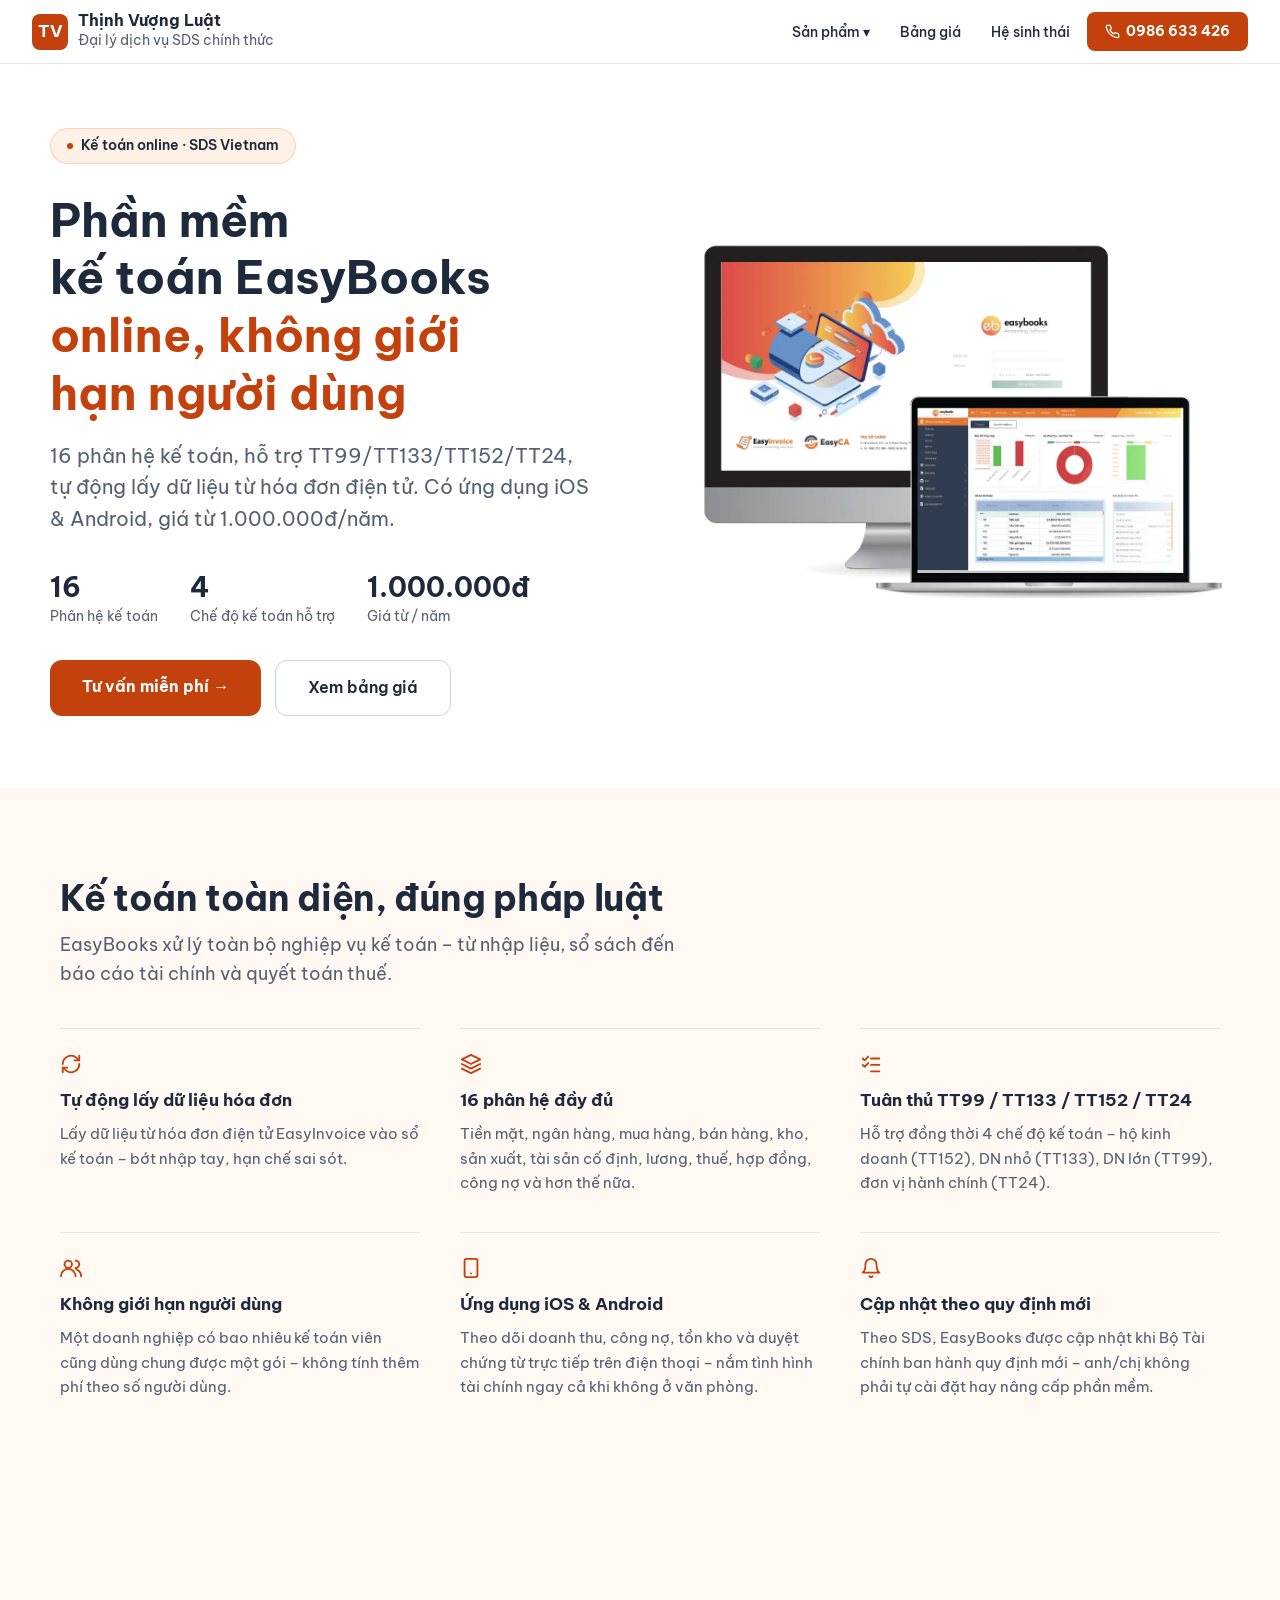
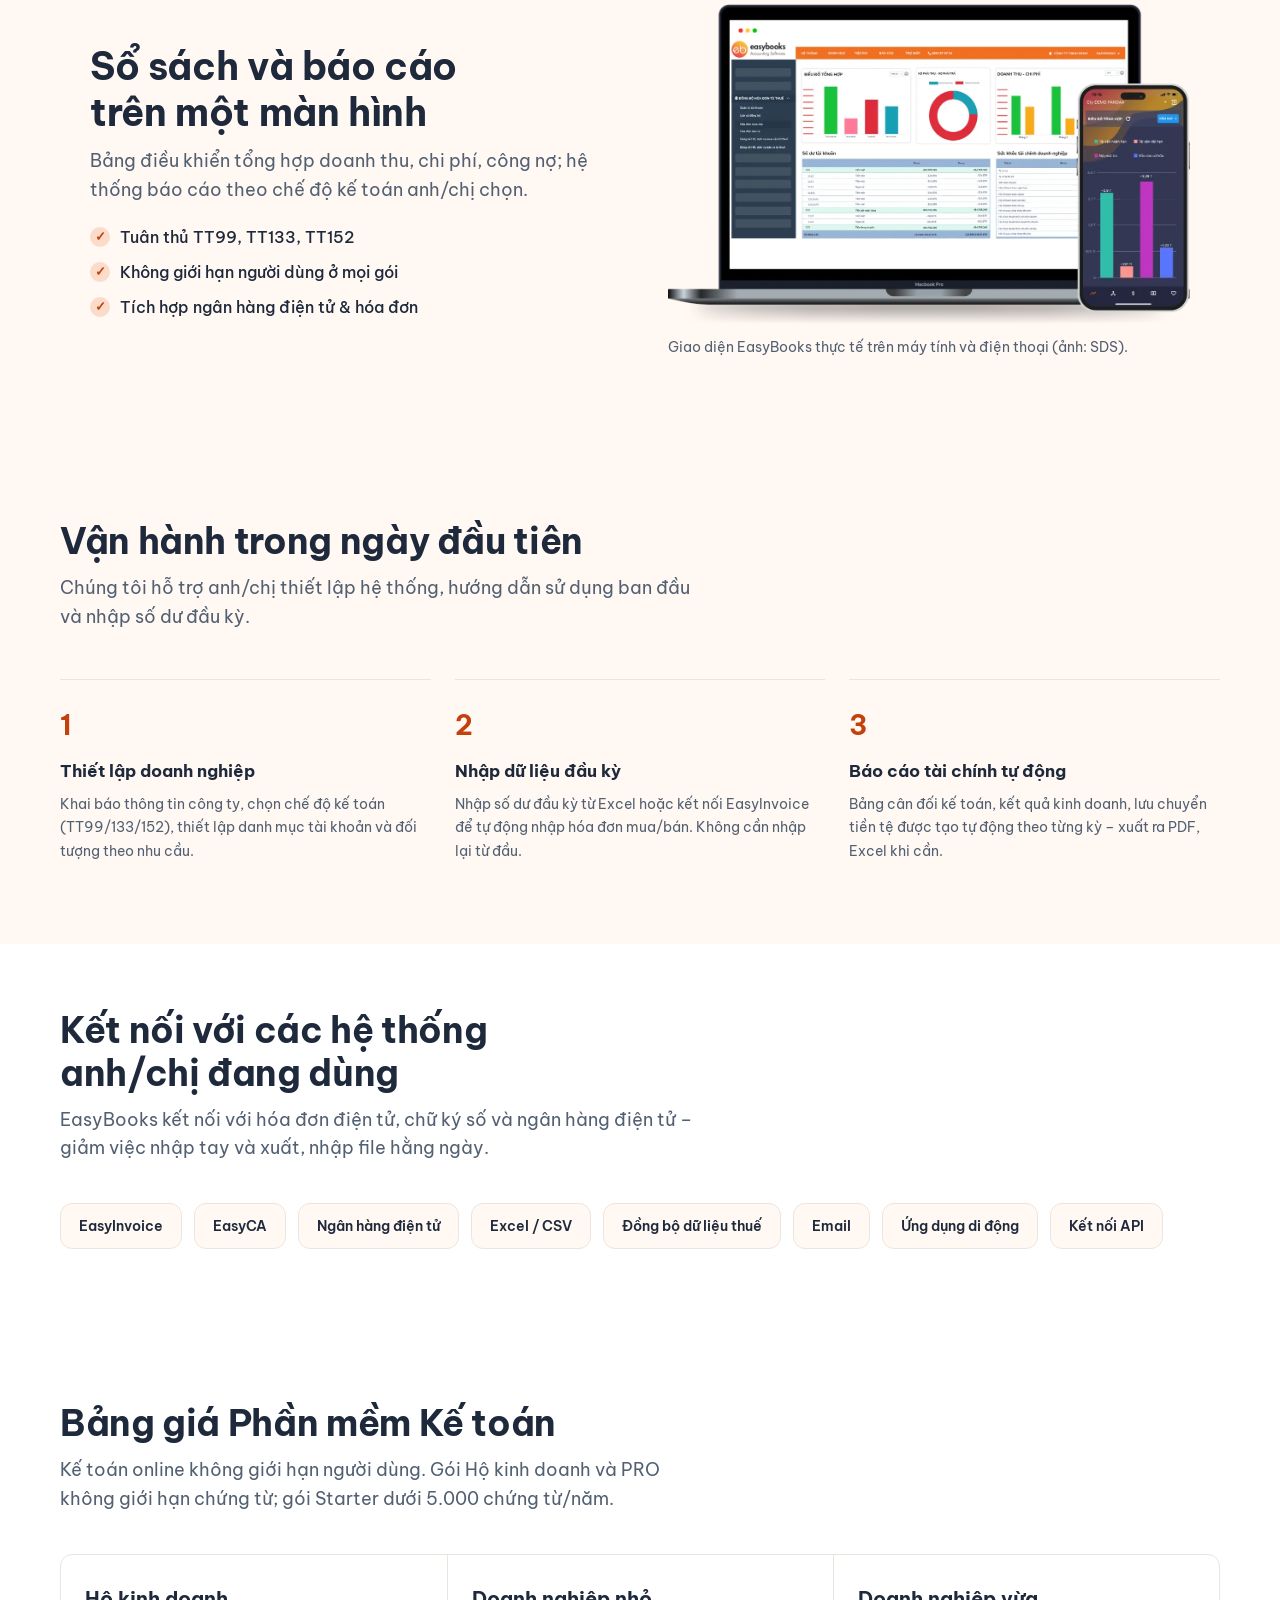
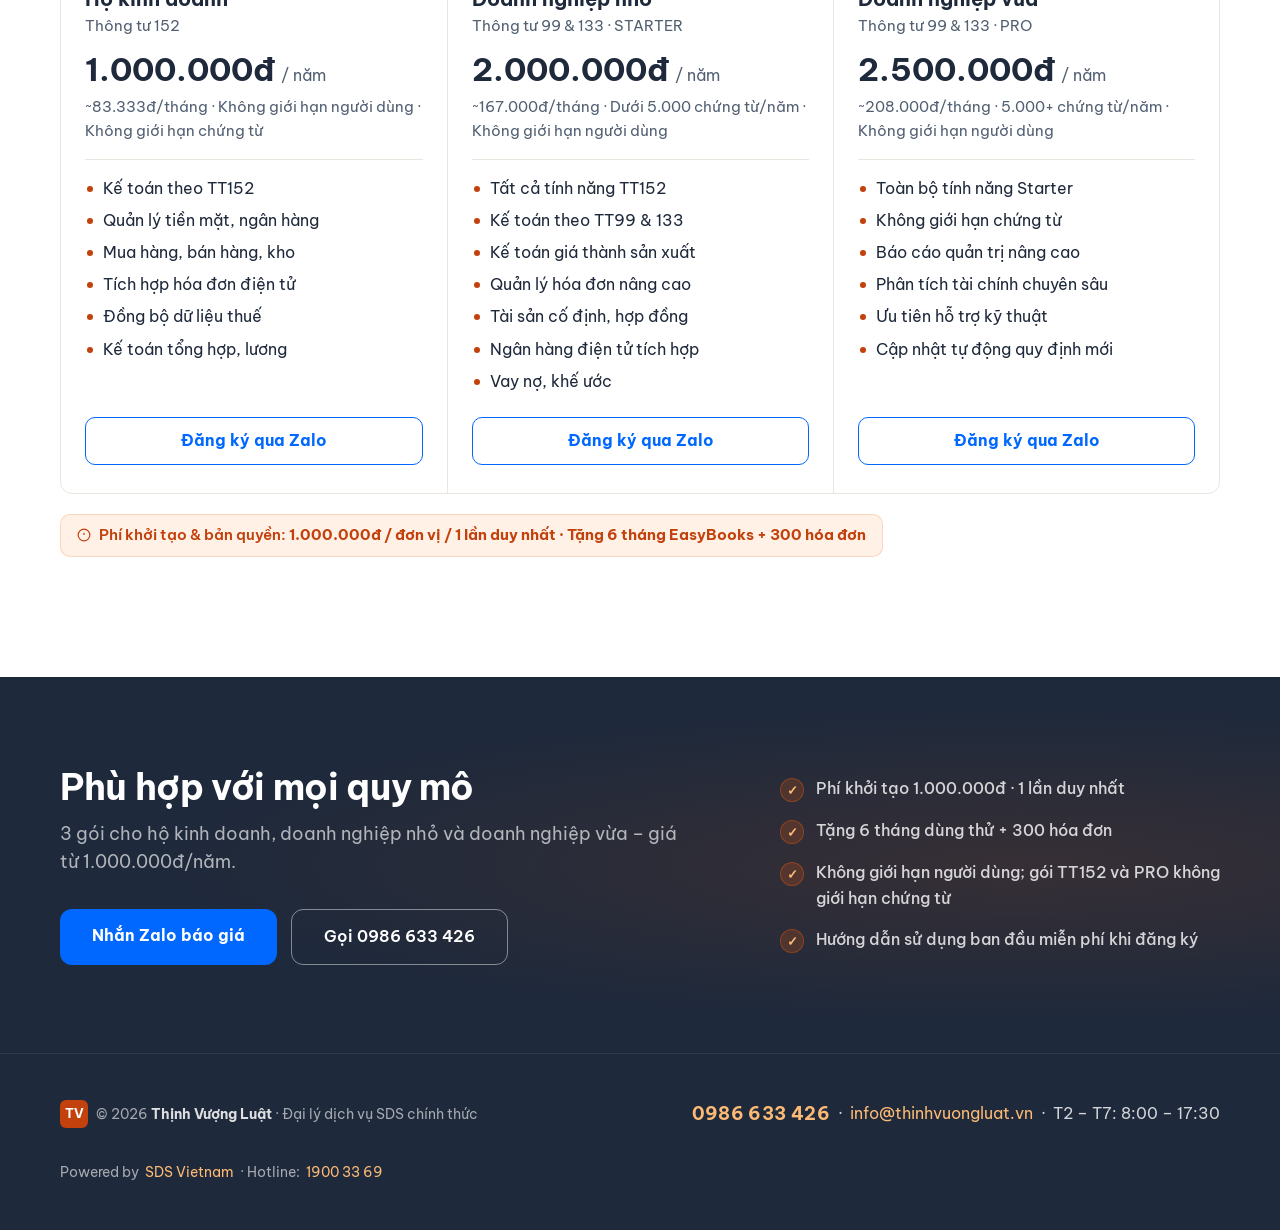
<file: easybooks.html>
<!DOCTYPE html>
<html lang="vi" prefix="og: https://ogp.me/ns#">
<head>
  <meta charset="UTF-8" />
  <meta name="viewport" content="width=device-width, initial-scale=1.0" />

  <!-- ── SEO PRIMARY ───────────────────────────── -->
  <title>Phần mềm kế toán EasyBooks – giá từ 1 triệu/năm</title>
  <meta name="description" content="Phần mềm kế toán online EasyBooks theo TT99, TT133, TT152, không giới hạn người dùng, giá từ 1.000.000đ/năm. Đại lý SDS tư vấn miễn phí." />
  <meta name="keywords" content="EasyBooks, phần mềm kế toán, kế toán online, TT99, TT133, TT152, kế toán doanh nghiệp, SDS, Softdreams, phần mềm kế toán online" />
  <meta name="robots" content="index, follow" />
  <meta name="author" content="Thịnh Vượng Luật" />
  <link rel="icon" type="image/png" href="favicon.png" />
  <link rel="apple-touch-icon" href="apple-touch-icon.png" />
  <link rel="canonical" href="https://dat911zz.github.io/thinh-sale-landing-page/easybooks.html" />

  <!-- ── OPEN GRAPH ────────────────────────────── -->
  <meta property="og:type" content="website" />
  <meta property="og:locale" content="vi_VN" />
  <meta property="og:url" content="https://dat911zz.github.io/thinh-sale-landing-page/easybooks.html" />
  <meta property="og:site_name" content="Thịnh Vượng Luật" />
  <meta property="og:title" content="Phần mềm kế toán EasyBooks – giá từ 1 triệu/năm" />
  <meta property="og:description" content="Phần mềm kế toán online EasyBooks theo TT99, TT133, TT152, không giới hạn người dùng, giá từ 1.000.000đ/năm. Đại lý SDS tư vấn miễn phí." />
  <meta property="og:image" content="https://dat911zz.github.io/thinh-sale-landing-page/og/easybooks.jpg" />
  <meta property="og:image:width" content="1200" />
  <meta property="og:image:height" content="630" />

  <!-- ── TWITTER CARD ──────────────────────────── -->
  <meta name="twitter:card" content="summary_large_image" />
  <meta name="twitter:title" content="Phần mềm kế toán EasyBooks – giá từ 1 triệu/năm" />
  <meta name="twitter:description" content="Phần mềm kế toán online EasyBooks theo TT99, TT133, TT152, không giới hạn người dùng, giá từ 1.000.000đ/năm. Đại lý SDS tư vấn miễn phí." />
  <meta name="twitter:image" content="https://dat911zz.github.io/thinh-sale-landing-page/og/easybooks.jpg" />

  <!-- ── JSON-LD ────────────────────────────────── -->
  <script type="application/ld+json">
  {
    "@context": "https://schema.org",
    "@type": "SoftwareApplication",
    "name": "EasyBooks",
    "applicationCategory": "BusinessApplication",
    "operatingSystem": "Web, iOS, Android",
    "description": "Phần mềm kế toán online đầy đủ 16 phân hệ, tuân thủ TT99/TT133/TT152/TT24. Tự động lấy dữ liệu từ hóa đơn điện tử. Không giới hạn người dùng.",
    "offers": { "@type": "AggregateOffer", "priceCurrency": "VND", "lowPrice": "1000000", "highPrice": "2500000" },
    "publisher": { "@type": "Organization", "name": "Softdreams", "url": "https://softdreams.vn" }
  }
  </script>
  <script type="application/ld+json">
  {
    "@context": "https://schema.org",
    "@type": "BreadcrumbList",
    "itemListElement": [
      { "@type": "ListItem", "position": 1, "name": "Trang chủ", "item": "https://dat911zz.github.io/thinh-sale-landing-page/" },
      { "@type": "ListItem", "position": 2, "name": "EasyBooks", "item": "https://dat911zz.github.io/thinh-sale-landing-page/easybooks.html" }
    ]
  }
  </script>

  <!-- ── FONTS ─────────────────────────────────── -->
  <link rel="preconnect" href="https://fonts.googleapis.com" />
  <link rel="preconnect" href="https://fonts.gstatic.com" crossorigin />
  <link href="https://fonts.googleapis.com/css2?family=Be+Vietnam+Pro:wght@400;600;700&display=swap" rel="stylesheet" />
  <link rel="stylesheet" href="layout.css?v=2026100511" />
</head>
<body data-product="easybooks">

<!-- ══ MOBILE MENU ════════════════════════════ -->
<div class="mobile-menu" id="mobile-menu" role="dialog" aria-modal="true" aria-label="Menu điều hướng">
  <a href="index.html" class="mobile-menu-logo" onclick="closeMenu()">
    <div class="mobile-menu-logo-icon">TV</div>
    <div class="mobile-menu-logo-text">Thịnh Vượng Luật</div>
  </a>
  <button class="mobile-menu-close" onclick="closeMenu()" aria-label="Đóng menu">✕</button>
  <ul class="mobile-nav-links">
    <li><a href="index.html" onclick="closeMenu()">Trang chủ</a></li>
    <li><a href="index.html#easybooks" onclick="closeMenu()">Bảng giá</a></li>
    <li><a href="index.html#ecosystem" onclick="closeMenu()">Hệ sinh thái</a></li>
    <li><a href="index.html#contact" onclick="closeMenu()">Liên hệ</a></li>
  </ul>
  <div class="mobile-menu-divider"></div>
  <div class="mobile-menu-section-label">Sản phẩm</div>
  <div class="mobile-dd-group">Hóa đơn điện tử</div>
  <a href="easyinvoice.html" onclick="closeMenu()" class="mobile-product-link"><img src="logos/easyinvoice.png" alt="" class="mobile-product-icon" width="32" height="32" loading="lazy"><span>EasyInvoice</span></a>
  <div class="mobile-dd-group">Chữ ký số</div>
  <a href="easyca.html" onclick="closeMenu()" class="mobile-product-link"><img src="logos/easyca.png" alt="" class="mobile-product-icon" width="32" height="32" loading="lazy"><span>EasyCA</span></a>
  <div class="mobile-dd-group">Kế toán</div>
  <a href="easybooks.html" onclick="closeMenu()" class="mobile-product-link"><img src="logos/easybooks.png" alt="" class="mobile-product-icon" width="32" height="32" loading="lazy"><span>EasyBooks</span></a>
  <div class="mobile-dd-group">Nhân sự</div>
  <a href="easyhrm.html" onclick="closeMenu()" class="mobile-product-link"><img src="logos/easyhrm.png" alt="" class="mobile-product-icon" width="32" height="32" loading="lazy"><span>EasyHRM</span></a>
  <div class="mobile-dd-group">Phần mềm bán hàng</div>
  <a href="easypos.html" onclick="closeMenu()" class="mobile-product-link"><img src="logos/easypos.png" alt="" class="mobile-product-icon" width="32" height="32" loading="lazy"><span>EasyPOS</span></a>
  <div class="mobile-dd-group">Hợp đồng điện tử</div>
  <a href="easydocs.html" onclick="closeMenu()" class="mobile-product-link"><img src="logos/easydocs.png" alt="" class="mobile-product-icon" width="32" height="32" loading="lazy"><span>EasyDocs</span></a>
  
  <div class="mobile-menu-divider"></div>
  <a href="tel:0986633426" class="mobile-menu-cta" onclick="closeMenu()"><svg viewBox="0 0 24 24" width="18" height="18" fill="none" stroke="currentColor" stroke-width="2" stroke-linecap="round" stroke-linejoin="round" aria-hidden="true"><path d="M22 16.9v3a2 2 0 0 1-2.2 2 19.8 19.8 0 0 1-8.6-3.1 19.5 19.5 0 0 1-6-6A19.8 19.8 0 0 1 2.1 4.2 2 2 0 0 1 4.1 2h3a2 2 0 0 1 2 1.7c.1.9.4 1.8.7 2.7a2 2 0 0 1-.5 2.1L8 9.8a16 16 0 0 0 6 6l1.3-1.3a2 2 0 0 1 2.1-.4c.9.3 1.8.6 2.7.7a2 2 0 0 1 1.7 2z"/></svg> Gọi 0986 633 426</a>
  <div class="mobile-menu-socials">
    <a href="https://zalo.me/0986633426" target="_blank" rel="noopener" class="mobile-social-link" aria-label="Zalo"><svg viewBox="0 0 24 24" width="20" height="20" fill="none" stroke="currentColor" stroke-width="2" stroke-linecap="round" stroke-linejoin="round" aria-hidden="true"><path d="M21 12a8 8 0 0 1-11.6 7.1L4 20l1-4.6A8 8 0 1 1 21 12z"/></svg></a>
    <a href="tel:0986633426" class="mobile-social-link" aria-label="Gọi điện"><svg viewBox="0 0 24 24" width="20" height="20" fill="none" stroke="currentColor" stroke-width="2" stroke-linecap="round" stroke-linejoin="round" aria-hidden="true"><path d="M22 16.9v3a2 2 0 0 1-2.2 2 19.8 19.8 0 0 1-8.6-3.1 19.5 19.5 0 0 1-6-6A19.8 19.8 0 0 1 2.1 4.2 2 2 0 0 1 4.1 2h3a2 2 0 0 1 2 1.7c.1.9.4 1.8.7 2.7a2 2 0 0 1-.5 2.1L8 9.8a16 16 0 0 0 6 6l1.3-1.3a2 2 0 0 1 2.1-.4c.9.3 1.8.6 2.7.7a2 2 0 0 1 1.7 2z"/></svg></a>
    <a href="mailto:info@thinhvuongluat.vn" class="mobile-social-link" aria-label="Email"><svg viewBox="0 0 24 24" width="20" height="20" fill="none" stroke="currentColor" stroke-width="2" stroke-linecap="round" stroke-linejoin="round" aria-hidden="true"><rect x="2" y="4" width="20" height="16" rx="2"/><path d="m22 6-10 7L2 6"/></svg></a>
  </div>
</div>

<!-- ══ NAV ═══════════════════════════════════ -->
<nav id="main-nav" role="navigation" aria-label="Điều hướng chính">
  <a href="index.html" class="nav-logo" aria-label="Thịnh Vượng Luật – Trang chủ">
    <div class="nav-logo-icon" aria-hidden="true">TV</div>
    <div>
      <div class="nav-logo-text">Thịnh Vượng Luật</div>
      <div class="nav-logo-sub">Đại lý dịch vụ SDS chính thức</div>
    </div>
  </a>
  <ul class="nav-links" role="list">
    <li class="nav-dropdown">
      <a href="index.html#products" aria-haspopup="true">Sản phẩm ▾</a>
      <ul class="nav-dropdown-menu" role="menu">
        <li class="nav-dd-group">Hóa đơn điện tử</li>
        <li><a href="easyinvoice.html" class="nav-dd-logo-link"><img src="logos/easyinvoice.png" alt="" class="nav-dd-logo" width="20" height="20" loading="lazy"><span class="nav-dd-name">EasyInvoice</span></a></li>
        <li class="nav-dropdown-divider" role="separator"></li>
        <li class="nav-dd-group">Chữ ký số</li>
        <li><a href="easyca.html" class="nav-dd-logo-link"><img src="logos/easyca.png" alt="" class="nav-dd-logo" width="20" height="20" loading="lazy"><span class="nav-dd-name">EasyCA</span></a></li>
        <li class="nav-dropdown-divider" role="separator"></li>
        <li class="nav-dd-group">Kế toán</li>
        <li><a href="easybooks.html" class="nav-dd-logo-link"><img src="logos/easybooks.png" alt="" class="nav-dd-logo" width="20" height="20" loading="lazy"><span class="nav-dd-name">EasyBooks</span></a></li>
        <li class="nav-dropdown-divider" role="separator"></li>
        <li class="nav-dd-group">Nhân sự</li>
        <li><a href="easyhrm.html" class="nav-dd-logo-link"><img src="logos/easyhrm.png" alt="" class="nav-dd-logo" width="20" height="20" loading="lazy"><span class="nav-dd-name">EasyHRM</span></a></li>
        <li class="nav-dropdown-divider" role="separator"></li>
        <li class="nav-dd-group">Phần mềm bán hàng</li>
        <li><a href="easypos.html" class="nav-dd-logo-link"><img src="logos/easypos.png" alt="" class="nav-dd-logo" width="20" height="20" loading="lazy"><span class="nav-dd-name">EasyPOS</span></a></li>
        <li class="nav-dropdown-divider" role="separator"></li>
        <li class="nav-dd-group">Hợp đồng điện tử</li>
        <li><a href="easydocs.html" class="nav-dd-logo-link"><img src="logos/easydocs.png" alt="" class="nav-dd-logo" width="20" height="20" loading="lazy"><span class="nav-dd-name">EasyDocs</span></a></li>
      </ul>
    </li>
    <li><a href="index.html#easybooks">Bảng giá</a></li>
    <li><a href="index.html#ecosystem">Hệ sinh thái</a></li>
    <li><a href="tel:0986633426" class="nav-cta"><svg viewBox="0 0 24 24" width="15" height="15" fill="none" stroke="currentColor" stroke-width="2" stroke-linecap="round" stroke-linejoin="round" aria-hidden="true"><path d="M22 16.9v3a2 2 0 0 1-2.2 2 19.8 19.8 0 0 1-8.6-3.1 19.5 19.5 0 0 1-6-6A19.8 19.8 0 0 1 2.1 4.2 2 2 0 0 1 4.1 2h3a2 2 0 0 1 2 1.7c.1.9.4 1.8.7 2.7a2 2 0 0 1-.5 2.1L8 9.8a16 16 0 0 0 6 6l1.3-1.3a2 2 0 0 1 2.1-.4c.9.3 1.8.6 2.7.7a2 2 0 0 1 1.7 2z"/></svg> 0986 633 426</a></li>
  </ul>
  <button class="nav-hamburger" id="nav-hamburger" onclick="toggleMenu()"
          aria-label="Mở menu" aria-expanded="false" aria-controls="mobile-menu">
    <span></span><span></span><span></span>
  </button>
</nav>

<!-- ══ HERO ══════════════════════════════════ -->
<section class="hero" aria-label="EasyBooks – Phần mềm kế toán">
  <div class="hero-bg" id="hero-bg" aria-hidden="true"></div>
  <div class="hero-orb hero-orb-1" aria-hidden="true"></div>
  <div class="hero-orb hero-orb-2" aria-hidden="true"></div>
  <div class="hero-orb hero-orb-3" aria-hidden="true"></div>
  <div class="hero-grid" aria-hidden="true"></div>

  <div class="hero-inner">
  <div class="hero-content" id="hero-content">
    <div class="hero-badge">
      <div class="hero-badge-dot"></div>
      <span>Kế toán online · SDS Vietnam</span>
    </div>
    <h1>Phần mềm kế&nbsp;toán EasyBooks <em>online, không giới hạn người dùng</em></h1>
    <p class="hero-sub">16 phân hệ kế toán, hỗ trợ TT99/TT133/TT152/TT24, tự động lấy dữ liệu từ hóa đơn điện tử. Có ứng dụng iOS & Android, giá từ 1.000.000đ/năm.</p>
    <div class="hero-stats">
      <div class="hero-stat">
        <div class="hero-stat-num">16</div>
        <div class="hero-stat-label">Phân hệ kế toán</div>
      </div>
      <div class="hero-stat">
        <div class="hero-stat-num">4</div>
        <div class="hero-stat-label">Chế độ kế toán hỗ trợ</div>
      </div>
      <div class="hero-stat">
        <div class="hero-stat-num">1.000.000đ</div>
        <div class="hero-stat-label">Giá từ / năm</div>
      </div>
    </div>
    <div class="hero-btns">
      <a href="index.html#contact" class="btn-primary">Tư vấn miễn phí →</a>
      <a href="#pricing" class="btn-ghost">Xem bảng giá</a>
    </div>
  </div>
    <figure class="hero-visual">
      <img src="images/sds/easybooks-imac.webp" width="1162" height="1000" fetchpriority="high" alt="EasyBooks trên máy tính để bàn và máy tính xách tay" />
    </figure>
  </div>

  <div class="hero-scroll" aria-hidden="true">
    <span>Kéo xuống</span>
    <div class="hero-scroll-arrow"></div>
  </div>
</section>

<!-- ══ FEATURES ══════════════════════════════ -->
<section class="feat-section" aria-labelledby="feat-title">
  <div class="container">
    <div class="section-header center fade-up">
      <div class="section-eyebrow">Tính năng nổi bật</div>
      <h2 class="section-title" id="feat-title">Kế toán toàn diện, đúng pháp luật</h2>
      <p class="section-desc">EasyBooks xử lý toàn bộ nghiệp vụ kế toán – từ nhập liệu, sổ sách đến báo cáo tài chính và quyết toán thuế.</p>
    </div>
    <div class="feat-grid stagger-children">
      <div class="feat-card fade-up">
        <div class="feat-icon"><svg viewBox="0 0 24 24" width="22" height="22" fill="none" stroke="currentColor" stroke-width="2" stroke-linecap="round" stroke-linejoin="round" aria-hidden="true"><path d="M3 12a9 9 0 0 1 15-6.7L21 8"/><path d="M21 3v5h-5"/><path d="M21 12a9 9 0 0 1-15 6.7L3 16"/><path d="M8 16H3v5"/></svg></div>
        <h3 class="feat-title">Tự động lấy dữ liệu hóa đơn</h3>
        <p class="feat-desc">Lấy dữ liệu từ hóa đơn điện tử EasyInvoice vào sổ kế toán – bớt nhập tay, hạn chế sai sót.</p>
      </div>
      <div class="feat-card fade-up">
        <div class="feat-icon"><svg viewBox="0 0 24 24" width="22" height="22" fill="none" stroke="currentColor" stroke-width="2" stroke-linecap="round" stroke-linejoin="round" aria-hidden="true"><path d="m12 2 10 5-10 5L2 7z"/><path d="m2 12 10 5 10-5"/><path d="m2 17 10 5 10-5"/></svg></div>
        <h3 class="feat-title">16 phân hệ đầy đủ</h3>
        <p class="feat-desc">Tiền mặt, ngân hàng, mua hàng, bán hàng, kho, sản xuất, tài sản cố định, lương, thuế, hợp đồng, công nợ và hơn thế nữa.</p>
      </div>
      <div class="feat-card fade-up">
        <div class="feat-icon"><svg viewBox="0 0 24 24" width="22" height="22" fill="none" stroke="currentColor" stroke-width="2" stroke-linecap="round" stroke-linejoin="round" aria-hidden="true"><path d="m3 6 2 2 4-4"/><path d="m3 13 2 2 4-4"/><path d="M12 6h9M12 13h9M12 20h9"/></svg></div>
        <h3 class="feat-title">Tuân thủ TT99 / TT133 / TT152 / TT24</h3>
        <p class="feat-desc">Hỗ trợ đồng thời 4 chế độ kế toán – hộ kinh doanh (TT152), DN nhỏ (TT133), DN lớn (TT99), đơn vị hành chính (TT24).</p>
      </div>
      <div class="feat-card fade-up">
        <div class="feat-icon"><svg viewBox="0 0 24 24" width="22" height="22" fill="none" stroke="currentColor" stroke-width="2" stroke-linecap="round" stroke-linejoin="round" aria-hidden="true"><circle cx="9" cy="8" r="4"/><path d="M1 21a8 8 0 0 1 16 0"/><path d="M17 4a4 4 0 0 1 0 8M23 21a8 8 0 0 0-5-7.4"/></svg></div>
        <h3 class="feat-title">Không giới hạn người dùng</h3>
        <p class="feat-desc">Một doanh nghiệp có bao nhiêu kế toán viên cũng dùng chung được một gói – không tính thêm phí theo số người dùng.</p>
      </div>
      <div class="feat-card fade-up">
        <div class="feat-icon"><svg viewBox="0 0 24 24" width="22" height="22" fill="none" stroke="currentColor" stroke-width="2" stroke-linecap="round" stroke-linejoin="round" aria-hidden="true"><rect x="5" y="2" width="14" height="20" rx="2"/><path d="M12 18h.01"/></svg></div>
        <h3 class="feat-title">Ứng dụng iOS & Android</h3>
        <p class="feat-desc">Theo dõi doanh thu, công nợ, tồn kho và duyệt chứng từ trực tiếp trên điện thoại – nắm tình hình tài chính ngay cả khi không ở văn phòng.</p>
      </div>
      <div class="feat-card fade-up">
        <div class="feat-icon"><svg viewBox="0 0 24 24" width="22" height="22" fill="none" stroke="currentColor" stroke-width="2" stroke-linecap="round" stroke-linejoin="round" aria-hidden="true"><path d="M6 8a6 6 0 0 1 12 0c0 7 3 9 3 9H3s3-2 3-9"/><path d="M10.3 21a1.9 1.9 0 0 0 3.4 0"/></svg></div>
        <h3 class="feat-title">Cập nhật theo quy định mới</h3>
        <p class="feat-desc">Theo SDS, EasyBooks được cập nhật khi Bộ Tài chính ban hành quy định mới – anh/chị không phải tự cài đặt hay nâng cấp phần mềm.</p>
      </div>
    </div>
  </div>
</section>


<!-- ══ HOW IT WORKS ═══════════════════════════ -->

<!-- ══ SHOWCASE ══════════════════════════════════ -->
<section class="showcase-section" aria-labelledby="sc-title">
  <div class="container">
    <div class="showcase-grid">
      <div class="showcase-text fade-up">
        <div class="section-eyebrow">Giao diện trực quan</div>
        <h2 class="section-title" id="sc-title">Sổ sách và báo cáo trên một màn hình</h2>
        <p class="section-desc">Bảng điều khiển tổng hợp doanh thu, chi phí, công nợ; hệ thống báo cáo theo chế độ kế toán anh/chị chọn.</p>
        <ul class="showcase-checks">
          <li><span class="sc-check" aria-hidden="true">✓</span> Tuân thủ TT99, TT133, TT152</li>
          <li><span class="sc-check" aria-hidden="true">✓</span> Không giới hạn người dùng ở mọi gói</li>
          <li><span class="sc-check" aria-hidden="true">✓</span> Tích hợp ngân hàng điện tử & hóa đơn</li>
        </ul>
      </div>
      <div class="showcase-visual fade-up">
        <figure class="product-shot product-shot--cutout">
          <img src="images/sds/easybooks-devices.webp" alt="Bảng điều khiển EasyBooks trên máy tính xách tay và điện thoại với biểu đồ doanh thu, chi phí" width="1220" height="753" loading="lazy">
          <figcaption>Giao diện EasyBooks thực tế trên máy tính và điện thoại (ảnh: SDS).</figcaption>
        </figure>
      </div>
    </div>
  </div>
</section>

<section class="steps-section" aria-labelledby="steps-title">
  <div class="container">
    <div class="section-header center fade-up">
      <div class="section-eyebrow">Quy trình triển khai</div>
      <h2 class="section-title" id="steps-title">Vận hành trong ngày đầu tiên</h2>
      <p class="section-desc">Chúng tôi hỗ trợ anh/chị thiết lập hệ thống, hướng dẫn sử dụng ban đầu và nhập số dư đầu kỳ.</p>
    </div>
    <div class="steps-grid stagger-children">
      <div class="step fade-up">
        <div class="step-icon">1</div>
        <h3 class="step-title">Thiết lập doanh nghiệp</h3>
        <p class="step-desc">Khai báo thông tin công ty, chọn chế độ kế toán (TT99/133/152), thiết lập danh mục tài khoản và đối tượng theo nhu cầu.</p>
      </div>
      <div class="step fade-up">
        <div class="step-icon">2</div>
        <h3 class="step-title">Nhập dữ liệu đầu kỳ</h3>
        <p class="step-desc">Nhập số dư đầu kỳ từ Excel hoặc kết nối EasyInvoice để tự động nhập hóa đơn mua/bán. Không cần nhập lại từ đầu.</p>
      </div>
      <div class="step fade-up">
        <div class="step-icon">3</div>
        <h3 class="step-title">Báo cáo tài chính tự động</h3>
        <p class="step-desc">Bảng cân đối kế toán, kết quả kinh doanh, lưu chuyển tiền tệ được tạo tự động theo từng kỳ – xuất ra PDF, Excel khi cần.</p>
      </div>
    </div>
  </div>
</section>

<!-- ══ INTEGRATIONS ══════════════════════════════ -->
<section class="integration-section" aria-labelledby="int-title">
  <div class="container">
    <div class="section-header center fade-up">
      <div class="section-eyebrow">Hệ sinh thái</div>
      <h2 class="section-title" id="int-title">Kết nối với các hệ thống anh/chị đang dùng</h2>
      <p class="section-desc">EasyBooks kết nối với hóa đơn điện tử, chữ ký số và ngân hàng điện tử – giảm việc nhập tay và xuất, nhập file hằng ngày.</p>
    </div>
    <div class="integration-logos stagger-children">
      <div class="int-badge fade-up">EasyInvoice</div>
      <div class="int-badge fade-up">EasyCA</div>
      <div class="int-badge fade-up">Ngân hàng điện tử</div>
      <div class="int-badge fade-up">Excel / CSV</div>
      <div class="int-badge fade-up">Đồng bộ dữ liệu thuế</div>
      <div class="int-badge fade-up">Email</div>
      <div class="int-badge fade-up">Ứng dụng di động</div>
      <div class="int-badge fade-up">Kết nối API</div>
    </div>
  </div>
</section>

<!-- ══ PRICING CTA ════════════════════════════ -->

<!-- ══ PRICING ══════════════════════════════════ -->
<section class="pricing-section-wrap" id="pricing" aria-labelledby="pp-title">
  <div class="container">
    <div class="section-header center fade-up">
      <div class="section-eyebrow">Bảng giá</div>
      <h2 class="section-title" id="pp-title">Chọn gói phù hợp</h2>
      <p class="section-desc" id="pp-desc"></p>
    </div>
    <div class="year-tabs" id="pp-year-tabs" role="tablist" aria-label="Chọn kỳ hạn" hidden></div>
    <div id="pp-grid"><!-- rendered by product-pricing.js --></div>
    <div class="setup-fee-tag" id="pp-setup-fee" hidden>
      <svg viewBox="0 0 24 24" fill="none" stroke="currentColor" stroke-width="2" aria-hidden="true">
        <circle cx="12" cy="12" r="10"/><line x1="12" y1="8" x2="12" y2="12"/><line x1="12" y1="16" x2="12.01" y2="16"/>
      </svg>
      <span></span>
    </div>
    <p id="pp-disclaimer" style="font-size:.82rem;color:var(--muted);margin-top:16px;text-align:center"></p>
  </div>
</section>

<section class="pricing-cta-section" aria-labelledby="pcta-title">
  <div class="container">
    <div class="pricing-cta-inner">
      <div class="pricing-cta-content fade-up">
        <div class="section-eyebrow">Bảng giá</div>
        <h2 class="section-title" id="pcta-title">Phù hợp với mọi quy mô</h2>
        <p class="section-desc">3 gói cho hộ kinh doanh, doanh nghiệp nhỏ và doanh nghiệp vừa – giá từ 1.000.000đ/năm.</p>
        <div class="pricing-cta-btns">
          <a href="https://zalo.me/0986633426" target="_blank" rel="noopener" class="btn-zalo">Nhắn Zalo báo giá</a>
          <a href="tel:0986633426" class="btn-ghost">Gọi 0986 633 426</a>
        </div>
      </div>
      <div class="pricing-cta-highlights fade-up">
        <div class="pch-item">
          <span class="pch-check">✓</span>
          <span>Phí khởi tạo 1.000.000đ · 1 lần duy nhất</span>
        </div>
        <div class="pch-item">
          <span class="pch-check">✓</span>
          <span>Tặng 6 tháng dùng thử + 300 hóa đơn</span>
        </div>
        <div class="pch-item">
          <span class="pch-check">✓</span>
          <span>Không giới hạn người dùng; gói TT152 và PRO không giới hạn chứng từ</span>
        </div>
        <div class="pch-item">
          <span class="pch-check">✓</span>
          <span>Hướng dẫn sử dụng ban đầu miễn phí khi đăng ký</span>
        </div>
      </div>
    </div>
  </div>
</section>

<!-- ══ FOOTER ═════════════════════════════════ -->
<!-- ══ STICKY CTA (mobile only) ════════════════════ -->
<div class="sticky-cta" id="sticky-cta">
  <a href="tel:0986633426" class="sticky-cta-btn sticky-cta-call"><svg viewBox="0 0 24 24" width="18" height="18" fill="none" stroke="currentColor" stroke-width="2" stroke-linecap="round" stroke-linejoin="round" aria-hidden="true"><path d="M22 16.9v3a2 2 0 0 1-2.2 2 19.8 19.8 0 0 1-8.6-3.1 19.5 19.5 0 0 1-6-6A19.8 19.8 0 0 1 2.1 4.2 2 2 0 0 1 4.1 2h3a2 2 0 0 1 2 1.7c.1.9.4 1.8.7 2.7a2 2 0 0 1-.5 2.1L8 9.8a16 16 0 0 0 6 6l1.3-1.3a2 2 0 0 1 2.1-.4c.9.3 1.8.6 2.7.7a2 2 0 0 1 1.7 2z"/></svg> Gọi ngay</a>
  <a href="https://zalo.me/0986633426" target="_blank" rel="noopener" class="sticky-cta-btn"><svg viewBox="0 0 24 24" width="18" height="18" fill="none" stroke="currentColor" stroke-width="2" stroke-linecap="round" stroke-linejoin="round" aria-hidden="true"><path d="M21 12a8 8 0 0 1-11.6 7.1L4 20l1-4.6A8 8 0 1 1 21 12z"/></svg> Nhắn Zalo</a>
</div>

<footer>
  <div class="footer-inner">
    <div class="footer-logo">
      <div class="footer-logo-icon">TV</div>
      <div class="footer-logo-text">
        © <span class="footer-year">2026</span> <strong>Thịnh Vượng Luật</strong> · Đại lý dịch vụ SDS chính thức
      </div>
    </div>
    <div class="footer-contact">
      <a href="tel:0986633426"><strong>0986 633 426</strong></a>
      <span class="sep">·</span> <a href="mailto:info@thinhvuongluat.vn">info@thinhvuongluat.vn</a>
      <span class="sep">·</span> T2 – T7: 8:00 – 17:30
    </div>
    <div class="footer-sds">
      Powered by <a href="https://softdreams.vn" target="_blank" rel="noopener noreferrer">SDS Vietnam</a>
      · Hotline: <a href="tel:190033369">1900 33 69</a>
    </div>
  </div>
</footer>

<button class="scroll-top-btn" id="scroll-top-btn" aria-label="Lên đầu trang" title="Lên đầu trang">↑</button>
<script src="layout.js?v=2026100511"></script>
<script src="product-pricing.js?v=2026100511"></script>
</body>
</html>
</file>
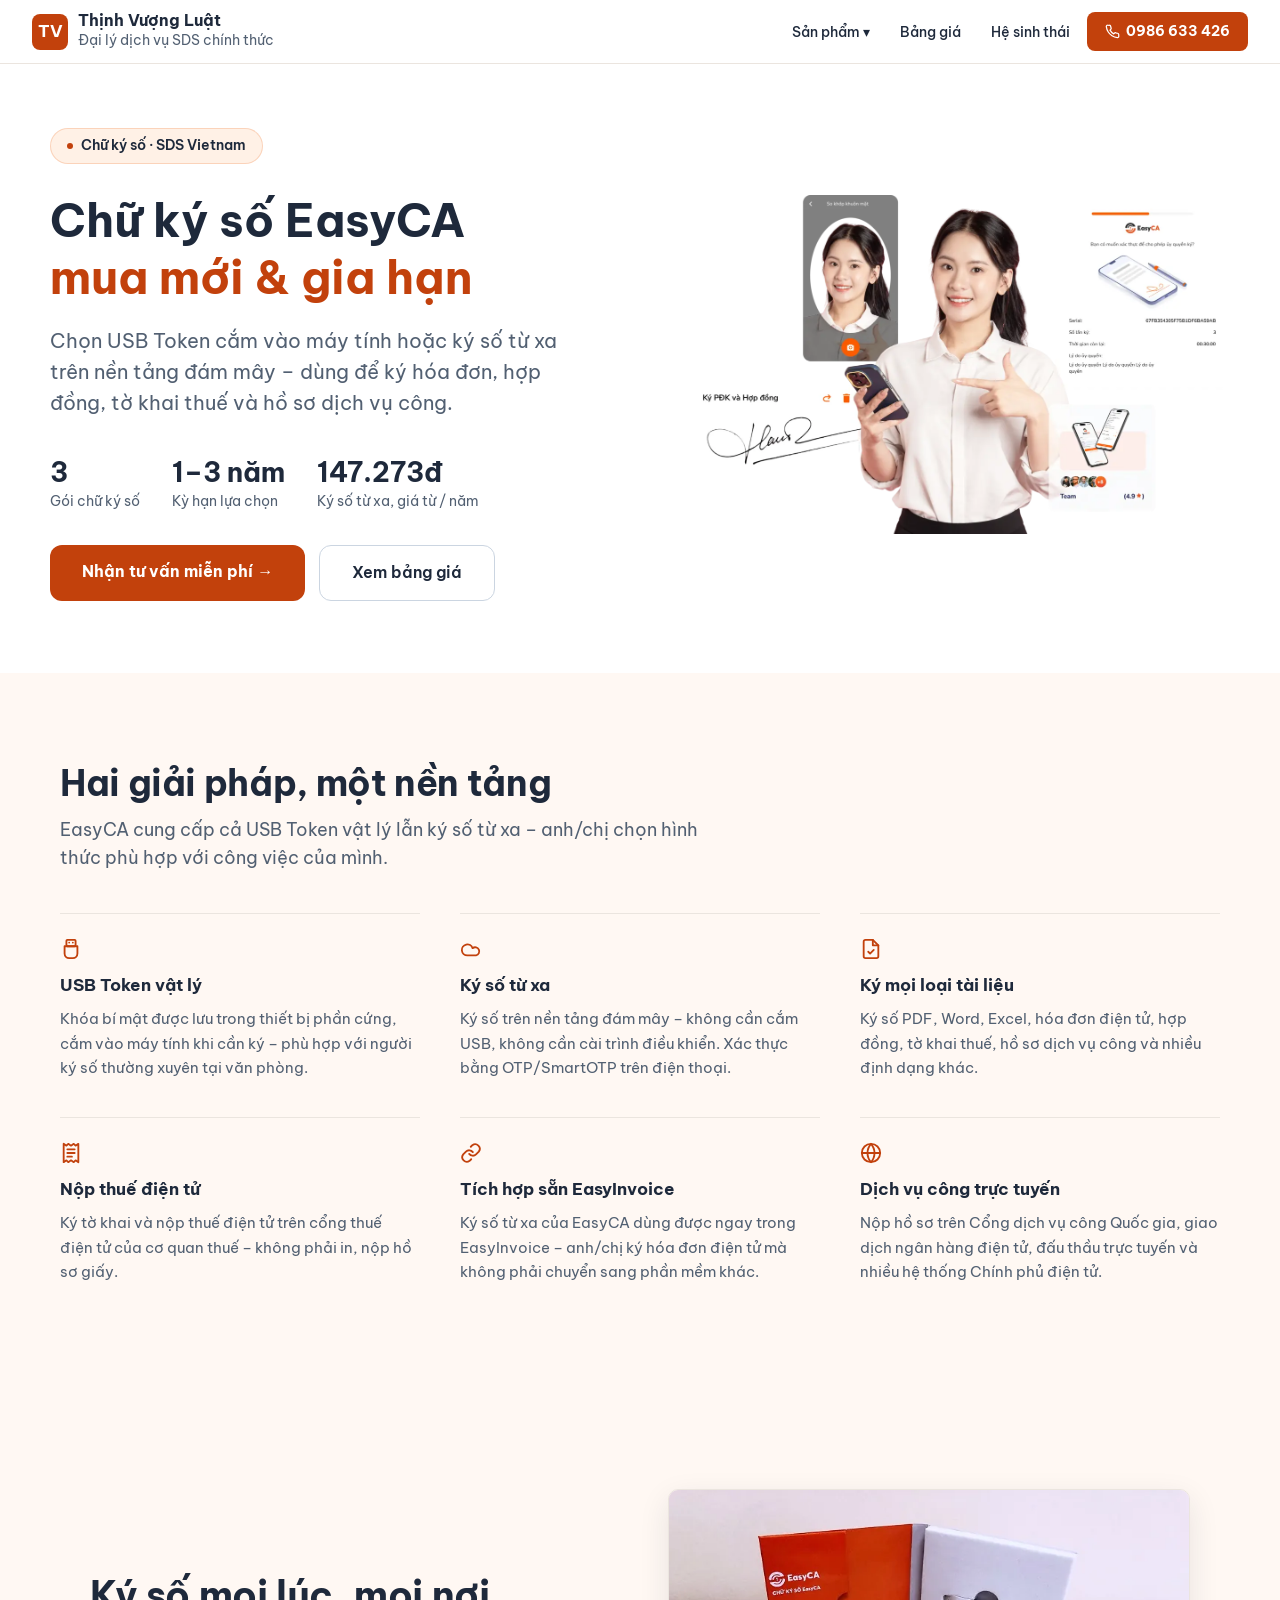
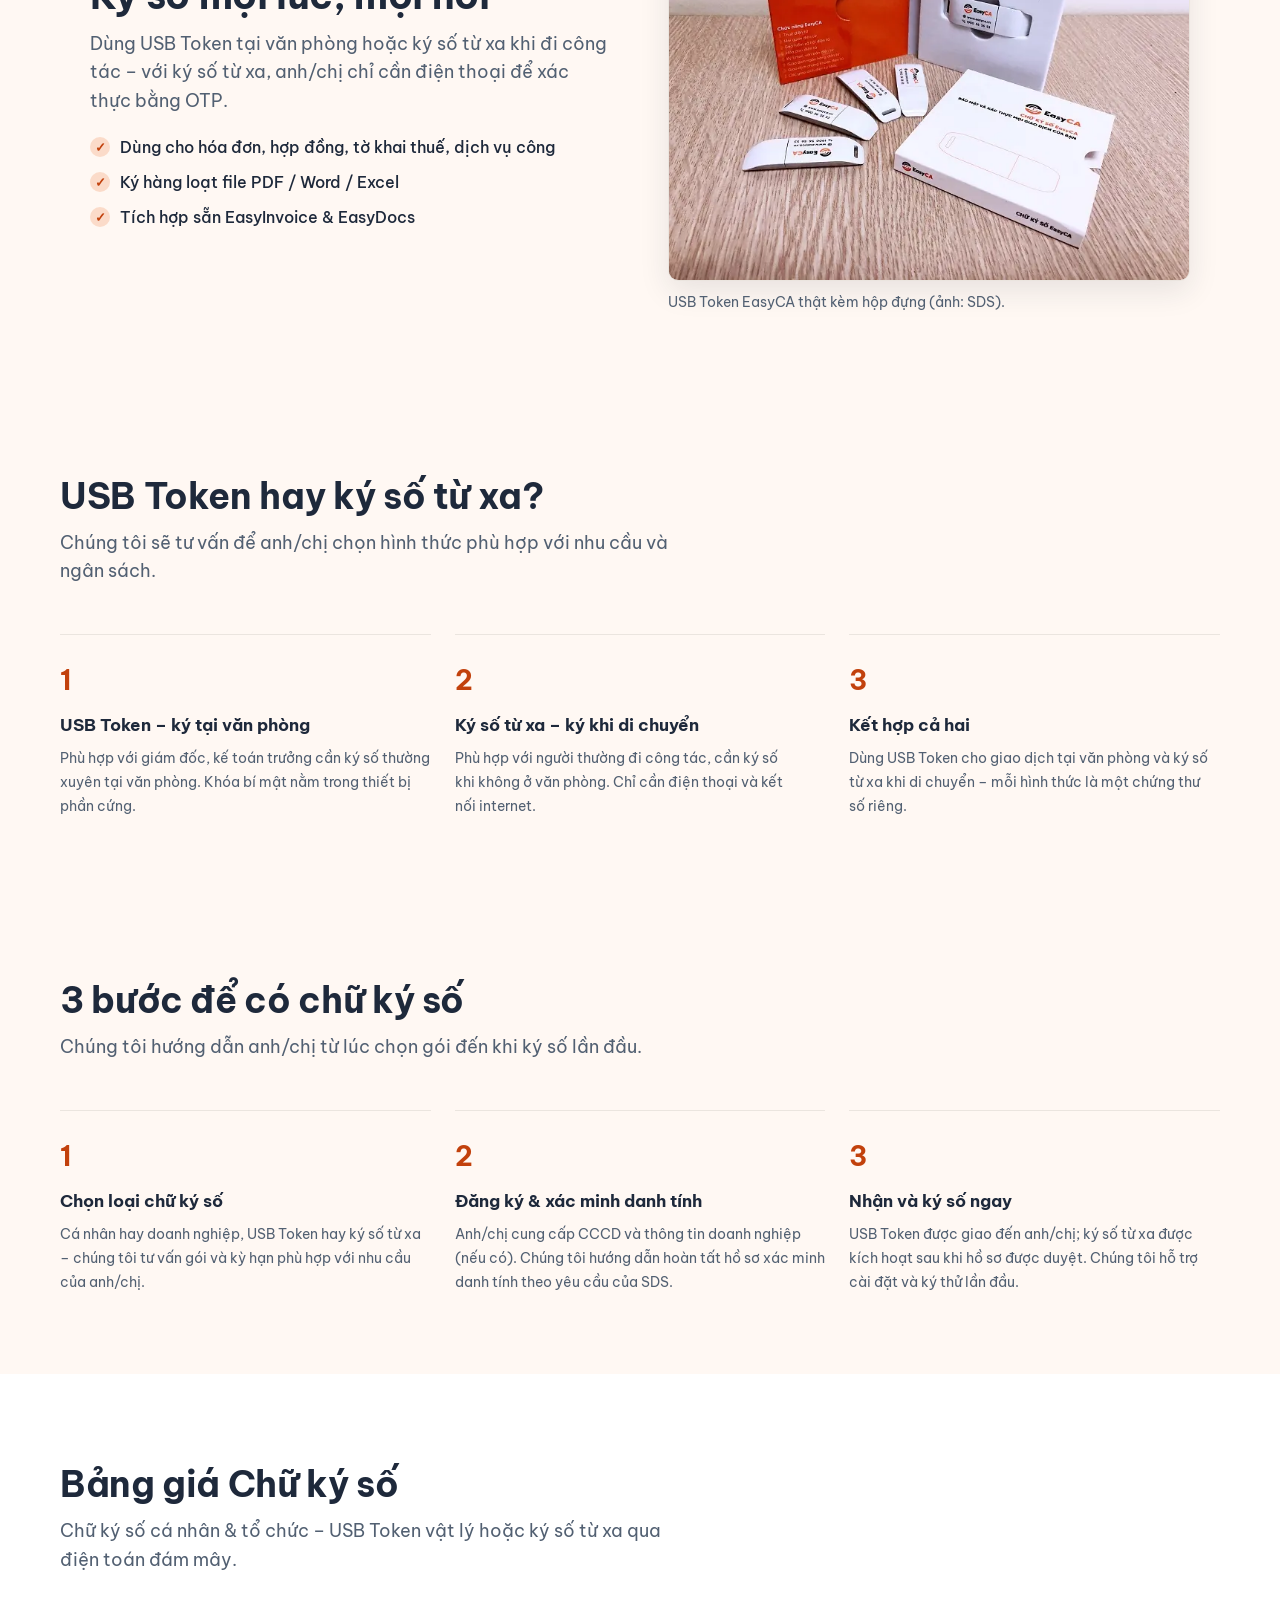
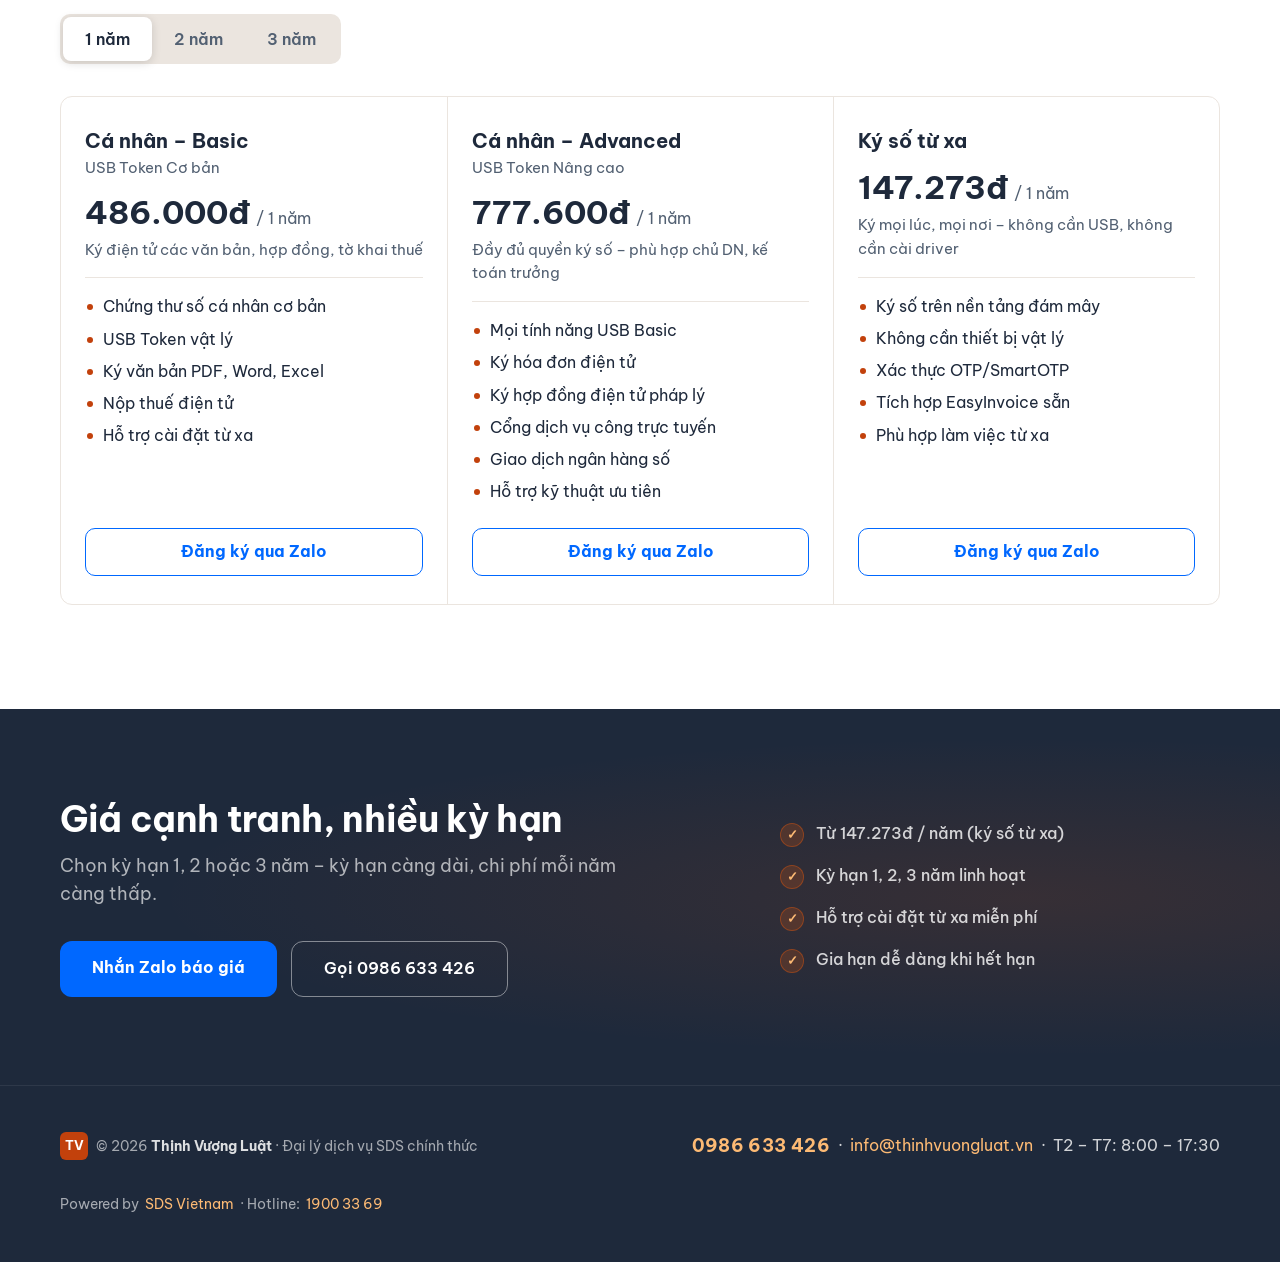
<file: easyca.html>
<!DOCTYPE html>
<html lang="vi" prefix="og: https://ogp.me/ns#">
<head>
  <meta charset="UTF-8" />
  <meta name="viewport" content="width=device-width, initial-scale=1.0" />

  <!-- ── SEO PRIMARY ───────────────────────────── -->
  <title>Chữ ký số EasyCA: giá mua mới &amp; gia hạn 2026</title>
  <meta name="description" content="Chữ ký số EasyCA USB Token từ 486.000đ/năm, ký số từ xa từ 147.273đ/năm. Mua mới, gia hạn, hỗ trợ cài đặt từ xa – đại lý SDS." />
  <meta name="keywords" content="EasyCA, chữ ký số, USB Token, ký số từ xa, chứng thư số, nộp thuế điện tử, ETAX, SDS, Softdreams" />
  <meta name="robots" content="index, follow" />
  <meta name="author" content="Thịnh Vượng Luật" />
  <link rel="icon" type="image/png" href="favicon.png" />
  <link rel="apple-touch-icon" href="apple-touch-icon.png" />
  <link rel="canonical" href="https://dat911zz.github.io/thinh-sale-landing-page/easyca.html" />

  <!-- ── OPEN GRAPH ────────────────────────────── -->
  <meta property="og:type" content="website" />
  <meta property="og:locale" content="vi_VN" />
  <meta property="og:url" content="https://dat911zz.github.io/thinh-sale-landing-page/easyca.html" />
  <meta property="og:site_name" content="Thịnh Vượng Luật" />
  <meta property="og:title" content="Chữ ký số EasyCA: giá mua mới &amp; gia hạn 2026" />
  <meta property="og:description" content="Chữ ký số EasyCA USB Token từ 486.000đ/năm, ký số từ xa từ 147.273đ/năm. Mua mới, gia hạn, hỗ trợ cài đặt từ xa – đại lý SDS." />
  <meta property="og:image" content="https://dat911zz.github.io/thinh-sale-landing-page/og/easyca.jpg" />
  <meta property="og:image:width" content="1200" />
  <meta property="og:image:height" content="630" />

  <!-- ── TWITTER CARD ──────────────────────────── -->
  <meta name="twitter:card" content="summary_large_image" />
  <meta name="twitter:title" content="Chữ ký số EasyCA: giá mua mới &amp; gia hạn 2026" />
  <meta name="twitter:description" content="Chữ ký số EasyCA USB Token từ 486.000đ/năm, ký số từ xa từ 147.273đ/năm. Mua mới, gia hạn, hỗ trợ cài đặt từ xa – đại lý SDS." />
  <meta name="twitter:image" content="https://dat911zz.github.io/thinh-sale-landing-page/og/easyca.jpg" />

  <!-- ── JSON-LD ────────────────────────────────── -->
  <script type="application/ld+json">
  {
    "@context": "https://schema.org",
    "@type": "Product",
    "name": "EasyCA – Chữ ký số",
    "description": "Chữ ký số cá nhân và doanh nghiệp – USB Token vật lý hoặc ký số từ xa trên nền tảng đám mây. Dùng với EasyInvoice, nộp thuế điện tử, dịch vụ công trực tuyến.",
    "brand": { "@type": "Brand", "name": "Softdreams" },
    "offers": { "@type": "AggregateOffer", "priceCurrency": "VND", "lowPrice": "147273", "highPrice": "1533600" }
  }
  </script>
  <script type="application/ld+json">
  {
    "@context": "https://schema.org",
    "@type": "BreadcrumbList",
    "itemListElement": [
      { "@type": "ListItem", "position": 1, "name": "Trang chủ", "item": "https://dat911zz.github.io/thinh-sale-landing-page/" },
      { "@type": "ListItem", "position": 2, "name": "EasyCA", "item": "https://dat911zz.github.io/thinh-sale-landing-page/easyca.html" }
    ]
  }
  </script>

  <!-- ── FONTS ─────────────────────────────────── -->
  <link rel="preconnect" href="https://fonts.googleapis.com" />
  <link rel="preconnect" href="https://fonts.gstatic.com" crossorigin />
  <link href="https://fonts.googleapis.com/css2?family=Be+Vietnam+Pro:wght@400;600;700&display=swap" rel="stylesheet" />
  <link rel="stylesheet" href="layout.css?v=2026100511" />
</head>
<body data-product="easyca">

<!-- ══ MOBILE MENU ════════════════════════════ -->
<div class="mobile-menu" id="mobile-menu" role="dialog" aria-modal="true" aria-label="Menu điều hướng">
  <a href="index.html" class="mobile-menu-logo" onclick="closeMenu()">
    <div class="mobile-menu-logo-icon">TV</div>
    <div class="mobile-menu-logo-text">Thịnh Vượng Luật</div>
  </a>
  <button class="mobile-menu-close" onclick="closeMenu()" aria-label="Đóng menu">✕</button>
  <ul class="mobile-nav-links">
    <li><a href="index.html" onclick="closeMenu()">Trang chủ</a></li>
    <li><a href="index.html#easyca" onclick="closeMenu()">Bảng giá</a></li>
    <li><a href="index.html#ecosystem" onclick="closeMenu()">Hệ sinh thái</a></li>
    <li><a href="index.html#contact" onclick="closeMenu()">Liên hệ</a></li>
  </ul>
  <div class="mobile-menu-divider"></div>
  <div class="mobile-menu-section-label">Sản phẩm</div>
  <div class="mobile-dd-group">Hóa đơn điện tử</div>
  <a href="easyinvoice.html" onclick="closeMenu()" class="mobile-product-link"><img src="logos/easyinvoice.png" alt="" class="mobile-product-icon" width="32" height="32" loading="lazy"><span>EasyInvoice</span></a>
  <div class="mobile-dd-group">Chữ ký số</div>
  <a href="easyca.html" onclick="closeMenu()" class="mobile-product-link"><img src="logos/easyca.png" alt="" class="mobile-product-icon" width="32" height="32" loading="lazy"><span>EasyCA</span></a>
  <div class="mobile-dd-group">Kế toán</div>
  <a href="easybooks.html" onclick="closeMenu()" class="mobile-product-link"><img src="logos/easybooks.png" alt="" class="mobile-product-icon" width="32" height="32" loading="lazy"><span>EasyBooks</span></a>
  <div class="mobile-dd-group">Nhân sự</div>
  <a href="easyhrm.html" onclick="closeMenu()" class="mobile-product-link"><img src="logos/easyhrm.png" alt="" class="mobile-product-icon" width="32" height="32" loading="lazy"><span>EasyHRM</span></a>
  <div class="mobile-dd-group">Phần mềm bán hàng</div>
  <a href="easypos.html" onclick="closeMenu()" class="mobile-product-link"><img src="logos/easypos.png" alt="" class="mobile-product-icon" width="32" height="32" loading="lazy"><span>EasyPOS</span></a>
  <div class="mobile-dd-group">Hợp đồng điện tử</div>
  <a href="easydocs.html" onclick="closeMenu()" class="mobile-product-link"><img src="logos/easydocs.png" alt="" class="mobile-product-icon" width="32" height="32" loading="lazy"><span>EasyDocs</span></a>
  
  <div class="mobile-menu-divider"></div>
  <a href="tel:0986633426" class="mobile-menu-cta" onclick="closeMenu()"><svg viewBox="0 0 24 24" width="18" height="18" fill="none" stroke="currentColor" stroke-width="2" stroke-linecap="round" stroke-linejoin="round" aria-hidden="true"><path d="M22 16.9v3a2 2 0 0 1-2.2 2 19.8 19.8 0 0 1-8.6-3.1 19.5 19.5 0 0 1-6-6A19.8 19.8 0 0 1 2.1 4.2 2 2 0 0 1 4.1 2h3a2 2 0 0 1 2 1.7c.1.9.4 1.8.7 2.7a2 2 0 0 1-.5 2.1L8 9.8a16 16 0 0 0 6 6l1.3-1.3a2 2 0 0 1 2.1-.4c.9.3 1.8.6 2.7.7a2 2 0 0 1 1.7 2z"/></svg> Gọi 0986 633 426</a>
  <div class="mobile-menu-socials">
    <a href="https://zalo.me/0986633426" target="_blank" rel="noopener" class="mobile-social-link" aria-label="Zalo"><svg viewBox="0 0 24 24" width="20" height="20" fill="none" stroke="currentColor" stroke-width="2" stroke-linecap="round" stroke-linejoin="round" aria-hidden="true"><path d="M21 12a8 8 0 0 1-11.6 7.1L4 20l1-4.6A8 8 0 1 1 21 12z"/></svg></a>
    <a href="tel:0986633426" class="mobile-social-link" aria-label="Gọi điện"><svg viewBox="0 0 24 24" width="20" height="20" fill="none" stroke="currentColor" stroke-width="2" stroke-linecap="round" stroke-linejoin="round" aria-hidden="true"><path d="M22 16.9v3a2 2 0 0 1-2.2 2 19.8 19.8 0 0 1-8.6-3.1 19.5 19.5 0 0 1-6-6A19.8 19.8 0 0 1 2.1 4.2 2 2 0 0 1 4.1 2h3a2 2 0 0 1 2 1.7c.1.9.4 1.8.7 2.7a2 2 0 0 1-.5 2.1L8 9.8a16 16 0 0 0 6 6l1.3-1.3a2 2 0 0 1 2.1-.4c.9.3 1.8.6 2.7.7a2 2 0 0 1 1.7 2z"/></svg></a>
    <a href="mailto:info@thinhvuongluat.vn" class="mobile-social-link" aria-label="Email"><svg viewBox="0 0 24 24" width="20" height="20" fill="none" stroke="currentColor" stroke-width="2" stroke-linecap="round" stroke-linejoin="round" aria-hidden="true"><rect x="2" y="4" width="20" height="16" rx="2"/><path d="m22 6-10 7L2 6"/></svg></a>
  </div>
</div>

<!-- ══ NAV ═══════════════════════════════════ -->
<nav id="main-nav" role="navigation" aria-label="Điều hướng chính">
  <a href="index.html" class="nav-logo" aria-label="Thịnh Vượng Luật – Trang chủ">
    <div class="nav-logo-icon" aria-hidden="true">TV</div>
    <div>
      <div class="nav-logo-text">Thịnh Vượng Luật</div>
      <div class="nav-logo-sub">Đại lý dịch vụ SDS chính thức</div>
    </div>
  </a>
  <ul class="nav-links" role="list">
    <li class="nav-dropdown">
      <a href="index.html#products" aria-haspopup="true">Sản phẩm ▾</a>
      <ul class="nav-dropdown-menu" role="menu">
        <li class="nav-dd-group">Hóa đơn điện tử</li>
        <li><a href="easyinvoice.html" class="nav-dd-logo-link"><img src="logos/easyinvoice.png" alt="" class="nav-dd-logo" width="20" height="20" loading="lazy"><span class="nav-dd-name">EasyInvoice</span></a></li>
        <li class="nav-dropdown-divider" role="separator"></li>
        <li class="nav-dd-group">Chữ ký số</li>
        <li><a href="easyca.html" class="nav-dd-logo-link"><img src="logos/easyca.png" alt="" class="nav-dd-logo" width="20" height="20" loading="lazy"><span class="nav-dd-name">EasyCA</span></a></li>
        <li class="nav-dropdown-divider" role="separator"></li>
        <li class="nav-dd-group">Kế toán</li>
        <li><a href="easybooks.html" class="nav-dd-logo-link"><img src="logos/easybooks.png" alt="" class="nav-dd-logo" width="20" height="20" loading="lazy"><span class="nav-dd-name">EasyBooks</span></a></li>
        <li class="nav-dropdown-divider" role="separator"></li>
        <li class="nav-dd-group">Nhân sự</li>
        <li><a href="easyhrm.html" class="nav-dd-logo-link"><img src="logos/easyhrm.png" alt="" class="nav-dd-logo" width="20" height="20" loading="lazy"><span class="nav-dd-name">EasyHRM</span></a></li>
        <li class="nav-dropdown-divider" role="separator"></li>
        <li class="nav-dd-group">Phần mềm bán hàng</li>
        <li><a href="easypos.html" class="nav-dd-logo-link"><img src="logos/easypos.png" alt="" class="nav-dd-logo" width="20" height="20" loading="lazy"><span class="nav-dd-name">EasyPOS</span></a></li>
        <li class="nav-dropdown-divider" role="separator"></li>
        <li class="nav-dd-group">Hợp đồng điện tử</li>
        <li><a href="easydocs.html" class="nav-dd-logo-link"><img src="logos/easydocs.png" alt="" class="nav-dd-logo" width="20" height="20" loading="lazy"><span class="nav-dd-name">EasyDocs</span></a></li>
      </ul>
    </li>
    <li><a href="index.html#easyca">Bảng giá</a></li>
    <li><a href="index.html#ecosystem">Hệ sinh thái</a></li>
    <li><a href="tel:0986633426" class="nav-cta"><svg viewBox="0 0 24 24" width="15" height="15" fill="none" stroke="currentColor" stroke-width="2" stroke-linecap="round" stroke-linejoin="round" aria-hidden="true"><path d="M22 16.9v3a2 2 0 0 1-2.2 2 19.8 19.8 0 0 1-8.6-3.1 19.5 19.5 0 0 1-6-6A19.8 19.8 0 0 1 2.1 4.2 2 2 0 0 1 4.1 2h3a2 2 0 0 1 2 1.7c.1.9.4 1.8.7 2.7a2 2 0 0 1-.5 2.1L8 9.8a16 16 0 0 0 6 6l1.3-1.3a2 2 0 0 1 2.1-.4c.9.3 1.8.6 2.7.7a2 2 0 0 1 1.7 2z"/></svg> 0986 633 426</a></li>
  </ul>
  <button class="nav-hamburger" id="nav-hamburger" onclick="toggleMenu()"
          aria-label="Mở menu" aria-expanded="false" aria-controls="mobile-menu">
    <span></span><span></span><span></span>
  </button>
</nav>

<!-- ══ HERO ══════════════════════════════════ -->
<section class="hero" aria-label="EasyCA – Chữ ký số">
  <div class="hero-bg" id="hero-bg" aria-hidden="true"></div>
  <div class="hero-orb hero-orb-1" aria-hidden="true"></div>
  <div class="hero-orb hero-orb-2" aria-hidden="true"></div>
  <div class="hero-orb hero-orb-3" aria-hidden="true"></div>
  <div class="hero-grid" aria-hidden="true"></div>

  <div class="hero-inner">
  <div class="hero-content" id="hero-content">
    <div class="hero-badge">
      <div class="hero-badge-dot"></div>
      <span>Chữ ký số · SDS Vietnam</span>
    </div>
    <h1>Chữ ký&nbsp;số EasyCA <em>mua mới &amp; gia hạn</em></h1>
    <p class="hero-sub">Chọn USB Token cắm vào máy tính hoặc ký số từ xa trên nền tảng đám mây – dùng để ký hóa đơn, hợp đồng, tờ khai thuế và hồ sơ dịch vụ công.</p>
    <div class="hero-stats">
      <div class="hero-stat">
        <div class="hero-stat-num">3</div>
        <div class="hero-stat-label">Gói chữ ký số</div>
      </div>
      <div class="hero-stat">
        <div class="hero-stat-num">1–3 năm</div>
        <div class="hero-stat-label">Kỳ hạn lựa chọn</div>
      </div>
      <div class="hero-stat">
        <div class="hero-stat-num">147.273đ</div>
        <div class="hero-stat-label">Ký số từ xa, giá từ / năm</div>
      </div>
    </div>
    <div class="hero-btns">
      <a href="index.html#contact" class="btn-primary">Nhận tư vấn miễn phí →</a>
      <a href="#pricing" class="btn-ghost">Xem bảng giá</a>
    </div>
  </div>
    <figure class="hero-visual">
      <img src="images/sds/easyca-remote.webp" width="1200" height="761" fetchpriority="high" alt="Ứng dụng EasyCA: xác thực khuôn mặt và ký số từ xa trên điện thoại" />
    </figure>
  </div>

  <div class="hero-scroll" aria-hidden="true">
    <span>Kéo xuống</span>
    <div class="hero-scroll-arrow"></div>
  </div>
</section>

<!-- ══ FEATURES ══════════════════════════════ -->
<section class="feat-section" aria-labelledby="feat-title">
  <div class="container">
    <div class="section-header center fade-up">
      <div class="section-eyebrow">Tính năng nổi bật</div>
      <h2 class="section-title" id="feat-title">Hai giải pháp, một nền tảng</h2>
      <p class="section-desc">EasyCA cung cấp cả USB Token vật lý lẫn ký số từ xa – anh/chị chọn hình thức phù hợp với công việc của mình.</p>
    </div>
    <div class="feat-grid stagger-children">
      <div class="feat-card fade-up">
        <div class="feat-icon"><svg viewBox="0 0 24 24" width="22" height="22" fill="none" stroke="currentColor" stroke-width="2" stroke-linecap="round" stroke-linejoin="round" aria-hidden="true"><rect x="7" y="2" width="10" height="7" rx="1"/><path d="M5 9h14v8a5 5 0 0 1-5 5h-4a5 5 0 0 1-5-5z"/><path d="M10 5h.01M14 5h.01"/></svg></div>
        <h3 class="feat-title">USB Token vật lý</h3>
        <p class="feat-desc">Khóa bí mật được lưu trong thiết bị phần cứng, cắm vào máy tính khi cần ký – phù hợp với người ký số thường xuyên tại văn phòng.</p>
      </div>
      <div class="feat-card fade-up">
        <div class="feat-icon"><svg viewBox="0 0 24 24" width="22" height="22" fill="none" stroke="currentColor" stroke-width="2" stroke-linecap="round" stroke-linejoin="round" aria-hidden="true"><path d="M17.5 19H8a6 6 0 1 1 5.7-7.9A4.5 4.5 0 1 1 17.5 19z"/></svg></div>
        <h3 class="feat-title">Ký số từ xa</h3>
        <p class="feat-desc">Ký số trên nền tảng đám mây – không cần cắm USB, không cần cài trình điều khiển. Xác thực bằng OTP/SmartOTP trên điện thoại.</p>
      </div>
      <div class="feat-card fade-up">
        <div class="feat-icon"><svg viewBox="0 0 24 24" width="22" height="22" fill="none" stroke="currentColor" stroke-width="2" stroke-linecap="round" stroke-linejoin="round" aria-hidden="true"><path d="M14 2H6a2 2 0 0 0-2 2v16a2 2 0 0 0 2 2h12a2 2 0 0 0 2-2V8z"/><path d="M14 2v6h6"/><path d="m9 15 2 2 4-4"/></svg></div>
        <h3 class="feat-title">Ký mọi loại tài liệu</h3>
        <p class="feat-desc">Ký số PDF, Word, Excel, hóa đơn điện tử, hợp đồng, tờ khai thuế, hồ sơ dịch vụ công và nhiều định dạng khác.</p>
      </div>
      <div class="feat-card fade-up">
        <div class="feat-icon"><svg viewBox="0 0 24 24" width="22" height="22" fill="none" stroke="currentColor" stroke-width="2" stroke-linecap="round" stroke-linejoin="round" aria-hidden="true"><path d="M4 2v20l3-2 2 2 3-2 3 2 2-2 3 2V2l-3 2-2-2-3 2-3-2-2 2z"/><path d="M8 8h8M8 12h8M8 16h5"/></svg></div>
        <h3 class="feat-title">Nộp thuế điện tử</h3>
        <p class="feat-desc">Ký tờ khai và nộp thuế điện tử trên cổng thuế điện tử của cơ quan thuế – không phải in, nộp hồ sơ giấy.</p>
      </div>
      <div class="feat-card fade-up">
        <div class="feat-icon"><svg viewBox="0 0 24 24" width="22" height="22" fill="none" stroke="currentColor" stroke-width="2" stroke-linecap="round" stroke-linejoin="round" aria-hidden="true"><path d="M10 13a5 5 0 0 0 7.5.5l3-3a5 5 0 0 0-7-7l-1.7 1.7"/><path d="M14 11a5 5 0 0 0-7.5-.5l-3 3a5 5 0 0 0 7 7l1.7-1.7"/></svg></div>
        <h3 class="feat-title">Tích hợp sẵn EasyInvoice</h3>
        <p class="feat-desc">Ký số từ xa của EasyCA dùng được ngay trong EasyInvoice – anh/chị ký hóa đơn điện tử mà không phải chuyển sang phần mềm khác.</p>
      </div>
      <div class="feat-card fade-up">
        <div class="feat-icon"><svg viewBox="0 0 24 24" width="22" height="22" fill="none" stroke="currentColor" stroke-width="2" stroke-linecap="round" stroke-linejoin="round" aria-hidden="true"><circle cx="12" cy="12" r="10"/><path d="M2 12h20"/><path d="M12 2a15 15 0 0 1 0 20 15 15 0 0 1 0-20z"/></svg></div>
        <h3 class="feat-title">Dịch vụ công trực tuyến</h3>
        <p class="feat-desc">Nộp hồ sơ trên Cổng dịch vụ công Quốc gia, giao dịch ngân hàng điện tử, đấu thầu trực tuyến và nhiều hệ thống Chính phủ điện tử.</p>
      </div>
    </div>
  </div>
</section>


<!-- ══ COMPARE PLANS ══════════════════════════ -->

<!-- ══ SHOWCASE ══════════════════════════════════ -->
<section class="showcase-section" aria-labelledby="sc-title">
  <div class="container">
    <div class="showcase-grid">
      <div class="showcase-text fade-up">
        <div class="section-eyebrow">Ký số linh hoạt</div>
        <h2 class="section-title" id="sc-title">Ký số mọi lúc, mọi nơi</h2>
        <p class="section-desc">Dùng USB Token tại văn phòng hoặc ký số từ xa khi đi công tác – với ký số từ xa, anh/chị chỉ cần điện thoại để xác thực bằng OTP.</p>
        <ul class="showcase-checks">
          <li><span class="sc-check" aria-hidden="true">✓</span> Dùng cho hóa đơn, hợp đồng, tờ khai thuế, dịch vụ công</li>
          <li><span class="sc-check" aria-hidden="true">✓</span> Ký hàng loạt file PDF / Word / Excel</li>
          <li><span class="sc-check" aria-hidden="true">✓</span> Tích hợp sẵn EasyInvoice & EasyDocs</li>
        </ul>
      </div>
      <div class="showcase-visual fade-up">
        <figure class="product-shot">
          <img src="images/sds/easyca-token.webp" alt="Bốn USB Token EasyCA màu trắng cùng hộp đựng màu cam trắng" width="700" height="525" loading="lazy">
          <figcaption>USB Token EasyCA thật kèm hộp đựng (ảnh: SDS).</figcaption>
        </figure>
      </div>
    </div>
  </div>
</section>

<section class="steps-section alt" aria-labelledby="compare-title">
  <div class="container">
    <div class="section-header center fade-up">
      <div class="section-eyebrow">So sánh giải pháp</div>
      <h2 class="section-title" id="compare-title">USB Token hay ký số từ xa?</h2>
      <p class="section-desc">Chúng tôi sẽ tư vấn để anh/chị chọn hình thức phù hợp với nhu cầu và ngân sách.</p>
    </div>
    <div class="steps-grid stagger-children">
      <div class="step fade-up">
        <div class="step-icon">1</div>
        <h3 class="step-title">USB Token – ký tại văn phòng</h3>
        <p class="step-desc">Phù hợp với giám đốc, kế toán trưởng cần ký số thường xuyên tại văn phòng. Khóa bí mật nằm trong thiết bị phần cứng.</p>
      </div>
      <div class="step fade-up">
        <div class="step-icon">2</div>
        <h3 class="step-title">Ký số từ xa – ký khi di chuyển</h3>
        <p class="step-desc">Phù hợp với người thường đi công tác, cần ký số khi không ở văn phòng. Chỉ cần điện thoại và kết nối internet.</p>
      </div>
      <div class="step fade-up">
        <div class="step-icon">3</div>
        <h3 class="step-title">Kết hợp cả hai</h3>
        <p class="step-desc">Dùng USB Token cho giao dịch tại văn phòng và ký số từ xa khi di chuyển – mỗi hình thức là một chứng thư số riêng.</p>
      </div>
    </div>
  </div>
</section>

<!-- ══ HOW IT WORKS ═══════════════════════════ -->
<section class="steps-section" aria-labelledby="steps-title">
  <div class="container">
    <div class="section-header center fade-up">
      <div class="section-eyebrow">Quy trình đăng ký</div>
      <h2 class="section-title" id="steps-title">3 bước để có chữ ký số</h2>
      <p class="section-desc">Chúng tôi hướng dẫn anh/chị từ lúc chọn gói đến khi ký số lần đầu.</p>
    </div>
    <div class="steps-grid stagger-children">
      <div class="step fade-up">
        <div class="step-icon">1</div>
        <h3 class="step-title">Chọn loại chữ ký số</h3>
        <p class="step-desc">Cá nhân hay doanh nghiệp, USB Token hay ký số từ xa – chúng tôi tư vấn gói và kỳ hạn phù hợp với nhu cầu của anh/chị.</p>
      </div>
      <div class="step fade-up">
        <div class="step-icon">2</div>
        <h3 class="step-title">Đăng ký & xác minh danh tính</h3>
        <p class="step-desc">Anh/chị cung cấp CCCD và thông tin doanh nghiệp (nếu có). Chúng tôi hướng dẫn hoàn tất hồ sơ xác minh danh tính theo yêu cầu của SDS.</p>
      </div>
      <div class="step fade-up">
        <div class="step-icon">3</div>
        <h3 class="step-title">Nhận và ký số ngay</h3>
        <p class="step-desc">USB Token được giao đến anh/chị; ký số từ xa được kích hoạt sau khi hồ sơ được duyệt. Chúng tôi hỗ trợ cài đặt và ký thử lần đầu.</p>
      </div>
    </div>
  </div>
</section>

<!-- ══ PRICING CTA ════════════════════════════ -->

<!-- ══ PRICING ══════════════════════════════════ -->
<section class="pricing-section-wrap" id="pricing" aria-labelledby="pp-title">
  <div class="container">
    <div class="section-header center fade-up">
      <div class="section-eyebrow">Bảng giá</div>
      <h2 class="section-title" id="pp-title">Chọn gói phù hợp</h2>
      <p class="section-desc" id="pp-desc"></p>
    </div>
    <div class="year-tabs" id="pp-year-tabs" role="tablist" aria-label="Chọn kỳ hạn" hidden></div>
    <div id="pp-grid"><!-- rendered by product-pricing.js --></div>
    <div class="setup-fee-tag" id="pp-setup-fee" hidden>
      <svg viewBox="0 0 24 24" fill="none" stroke="currentColor" stroke-width="2" aria-hidden="true">
        <circle cx="12" cy="12" r="10"/><line x1="12" y1="8" x2="12" y2="12"/><line x1="12" y1="16" x2="12.01" y2="16"/>
      </svg>
      <span></span>
    </div>
    <p id="pp-disclaimer" style="font-size:.82rem;color:var(--muted);margin-top:16px;text-align:center"></p>
  </div>
</section>

<section class="pricing-cta-section" aria-labelledby="pcta-title">
  <div class="container">
    <div class="pricing-cta-inner">
      <div class="pricing-cta-content fade-up">
        <div class="section-eyebrow">Bảng giá</div>
        <h2 class="section-title" id="pcta-title">Giá cạnh tranh, nhiều kỳ hạn</h2>
        <p class="section-desc">Chọn kỳ hạn 1, 2 hoặc 3 năm – kỳ hạn càng dài, chi phí mỗi năm càng thấp.</p>
        <div class="pricing-cta-btns">
          <a href="https://zalo.me/0986633426" target="_blank" rel="noopener" class="btn-zalo">Nhắn Zalo báo giá</a>
          <a href="tel:0986633426" class="btn-ghost">Gọi 0986 633 426</a>
        </div>
      </div>
      <div class="pricing-cta-highlights fade-up">
        <div class="pch-item">
          <span class="pch-check">✓</span>
          <span>Từ 147.273đ / năm (ký số từ xa)</span>
        </div>
        <div class="pch-item">
          <span class="pch-check">✓</span>
          <span>Kỳ hạn 1, 2, 3 năm linh hoạt</span>
        </div>
        <div class="pch-item">
          <span class="pch-check">✓</span>
          <span>Hỗ trợ cài đặt từ xa miễn phí</span>
        </div>
        <div class="pch-item">
          <span class="pch-check">✓</span>
          <span>Gia hạn dễ dàng khi hết hạn</span>
        </div>
      </div>
    </div>
  </div>
</section>

<!-- ══ FOOTER ═════════════════════════════════ -->
<!-- ══ STICKY CTA (mobile only) ════════════════════ -->
<div class="sticky-cta" id="sticky-cta">
  <a href="tel:0986633426" class="sticky-cta-btn sticky-cta-call"><svg viewBox="0 0 24 24" width="18" height="18" fill="none" stroke="currentColor" stroke-width="2" stroke-linecap="round" stroke-linejoin="round" aria-hidden="true"><path d="M22 16.9v3a2 2 0 0 1-2.2 2 19.8 19.8 0 0 1-8.6-3.1 19.5 19.5 0 0 1-6-6A19.8 19.8 0 0 1 2.1 4.2 2 2 0 0 1 4.1 2h3a2 2 0 0 1 2 1.7c.1.9.4 1.8.7 2.7a2 2 0 0 1-.5 2.1L8 9.8a16 16 0 0 0 6 6l1.3-1.3a2 2 0 0 1 2.1-.4c.9.3 1.8.6 2.7.7a2 2 0 0 1 1.7 2z"/></svg> Gọi ngay</a>
  <a href="https://zalo.me/0986633426" target="_blank" rel="noopener" class="sticky-cta-btn"><svg viewBox="0 0 24 24" width="18" height="18" fill="none" stroke="currentColor" stroke-width="2" stroke-linecap="round" stroke-linejoin="round" aria-hidden="true"><path d="M21 12a8 8 0 0 1-11.6 7.1L4 20l1-4.6A8 8 0 1 1 21 12z"/></svg> Nhắn Zalo</a>
</div>

<footer>
  <div class="footer-inner">
    <div class="footer-logo">
      <div class="footer-logo-icon">TV</div>
      <div class="footer-logo-text">
        © <span class="footer-year">2026</span> <strong>Thịnh Vượng Luật</strong> · Đại lý dịch vụ SDS chính thức
      </div>
    </div>
    <div class="footer-contact">
      <a href="tel:0986633426"><strong>0986 633 426</strong></a>
      <span class="sep">·</span> <a href="mailto:info@thinhvuongluat.vn">info@thinhvuongluat.vn</a>
      <span class="sep">·</span> T2 – T7: 8:00 – 17:30
    </div>
    <div class="footer-sds">
      Powered by <a href="https://softdreams.vn" target="_blank" rel="noopener noreferrer">SDS Vietnam</a>
      · Hotline: <a href="tel:190033369">1900 33 69</a>
    </div>
  </div>
</footer>

<button class="scroll-top-btn" id="scroll-top-btn" aria-label="Lên đầu trang" title="Lên đầu trang">↑</button>
<script src="layout.js?v=2026100511"></script>
<script src="product-pricing.js?v=2026100511"></script>
</body>
</html>
</file>
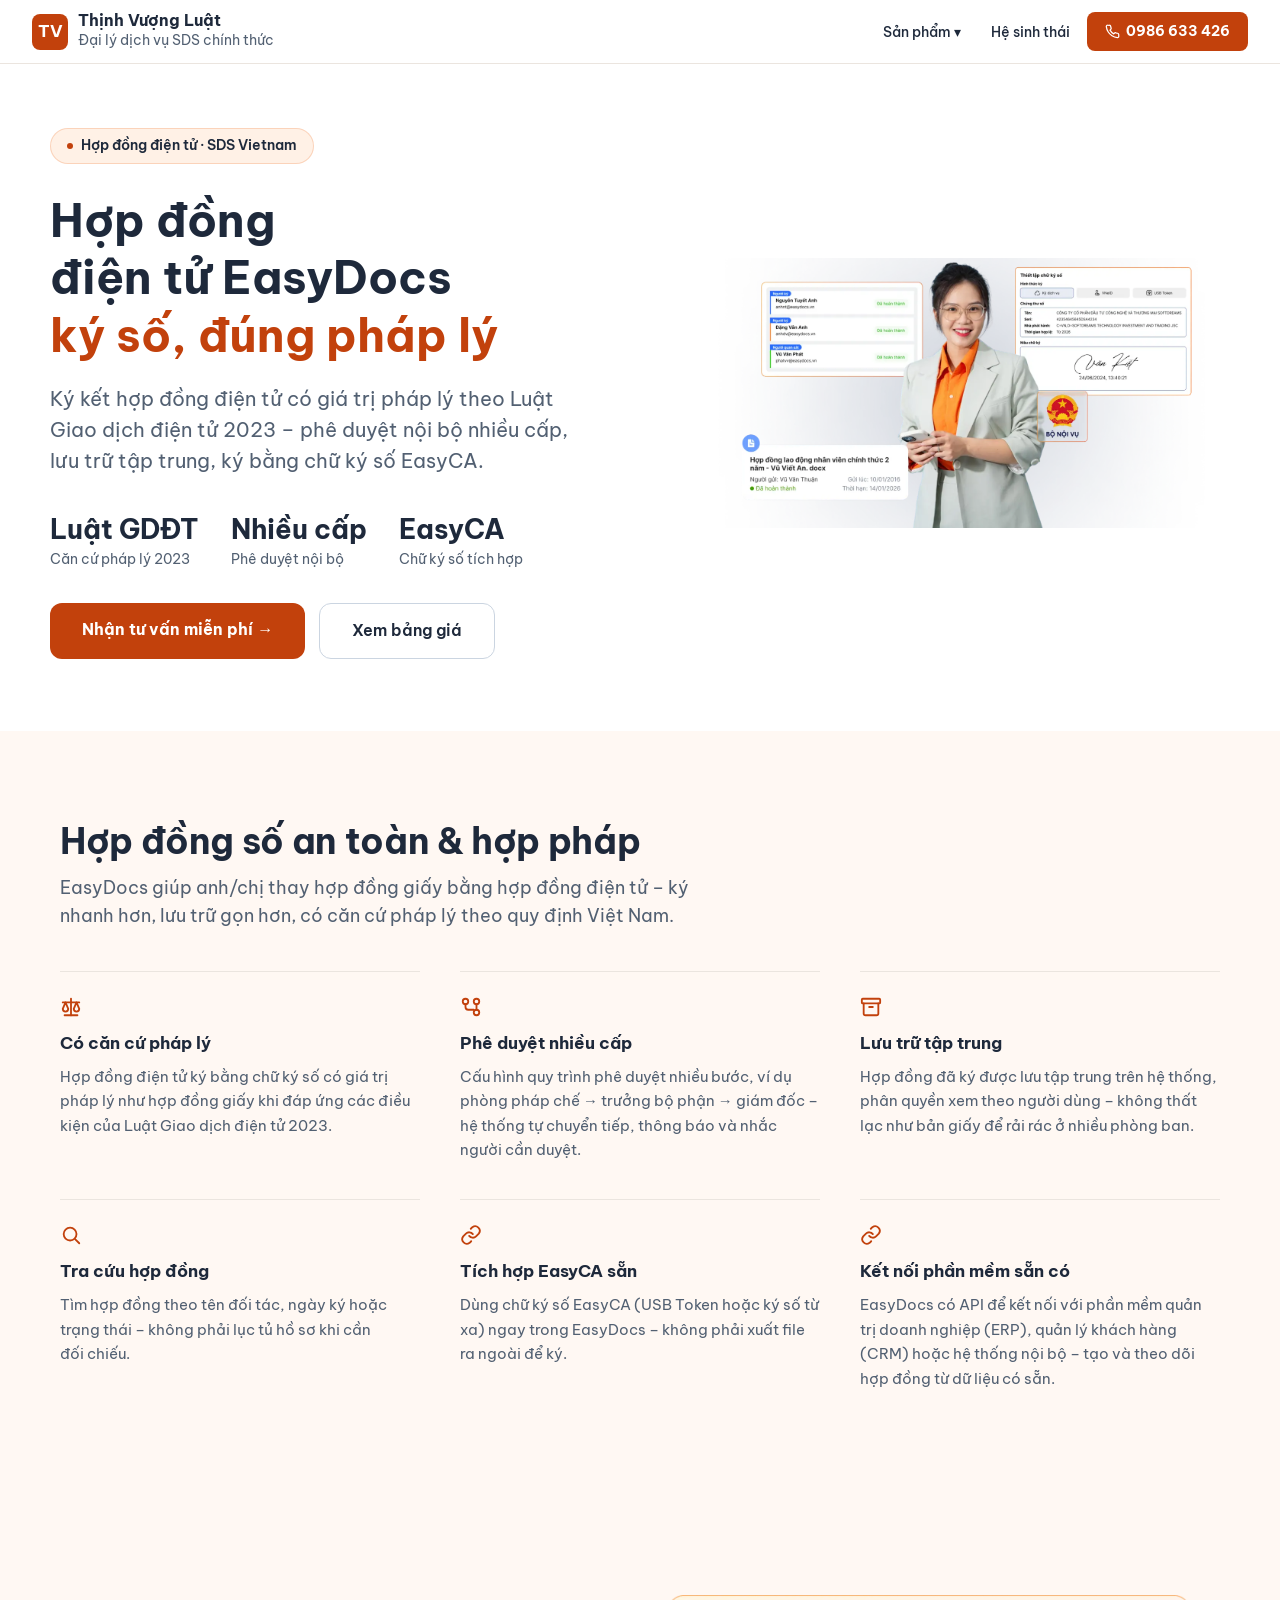
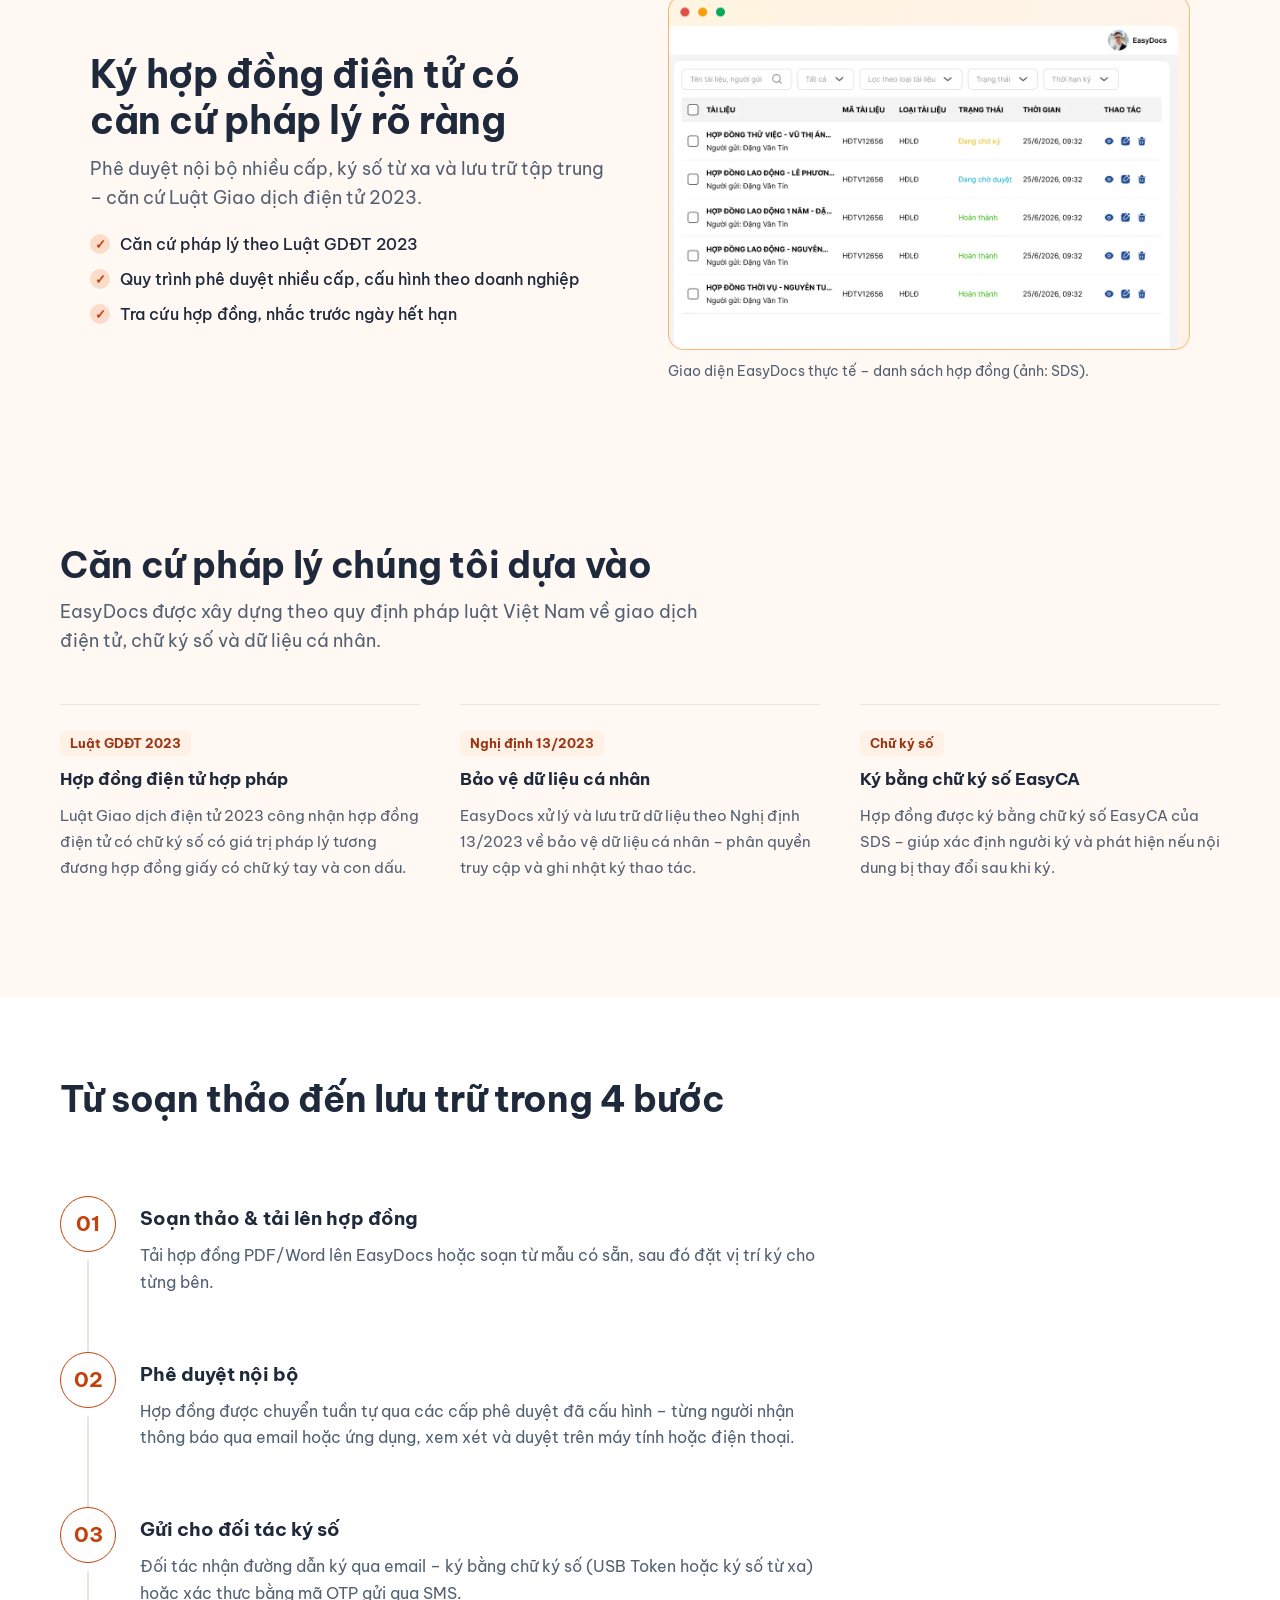
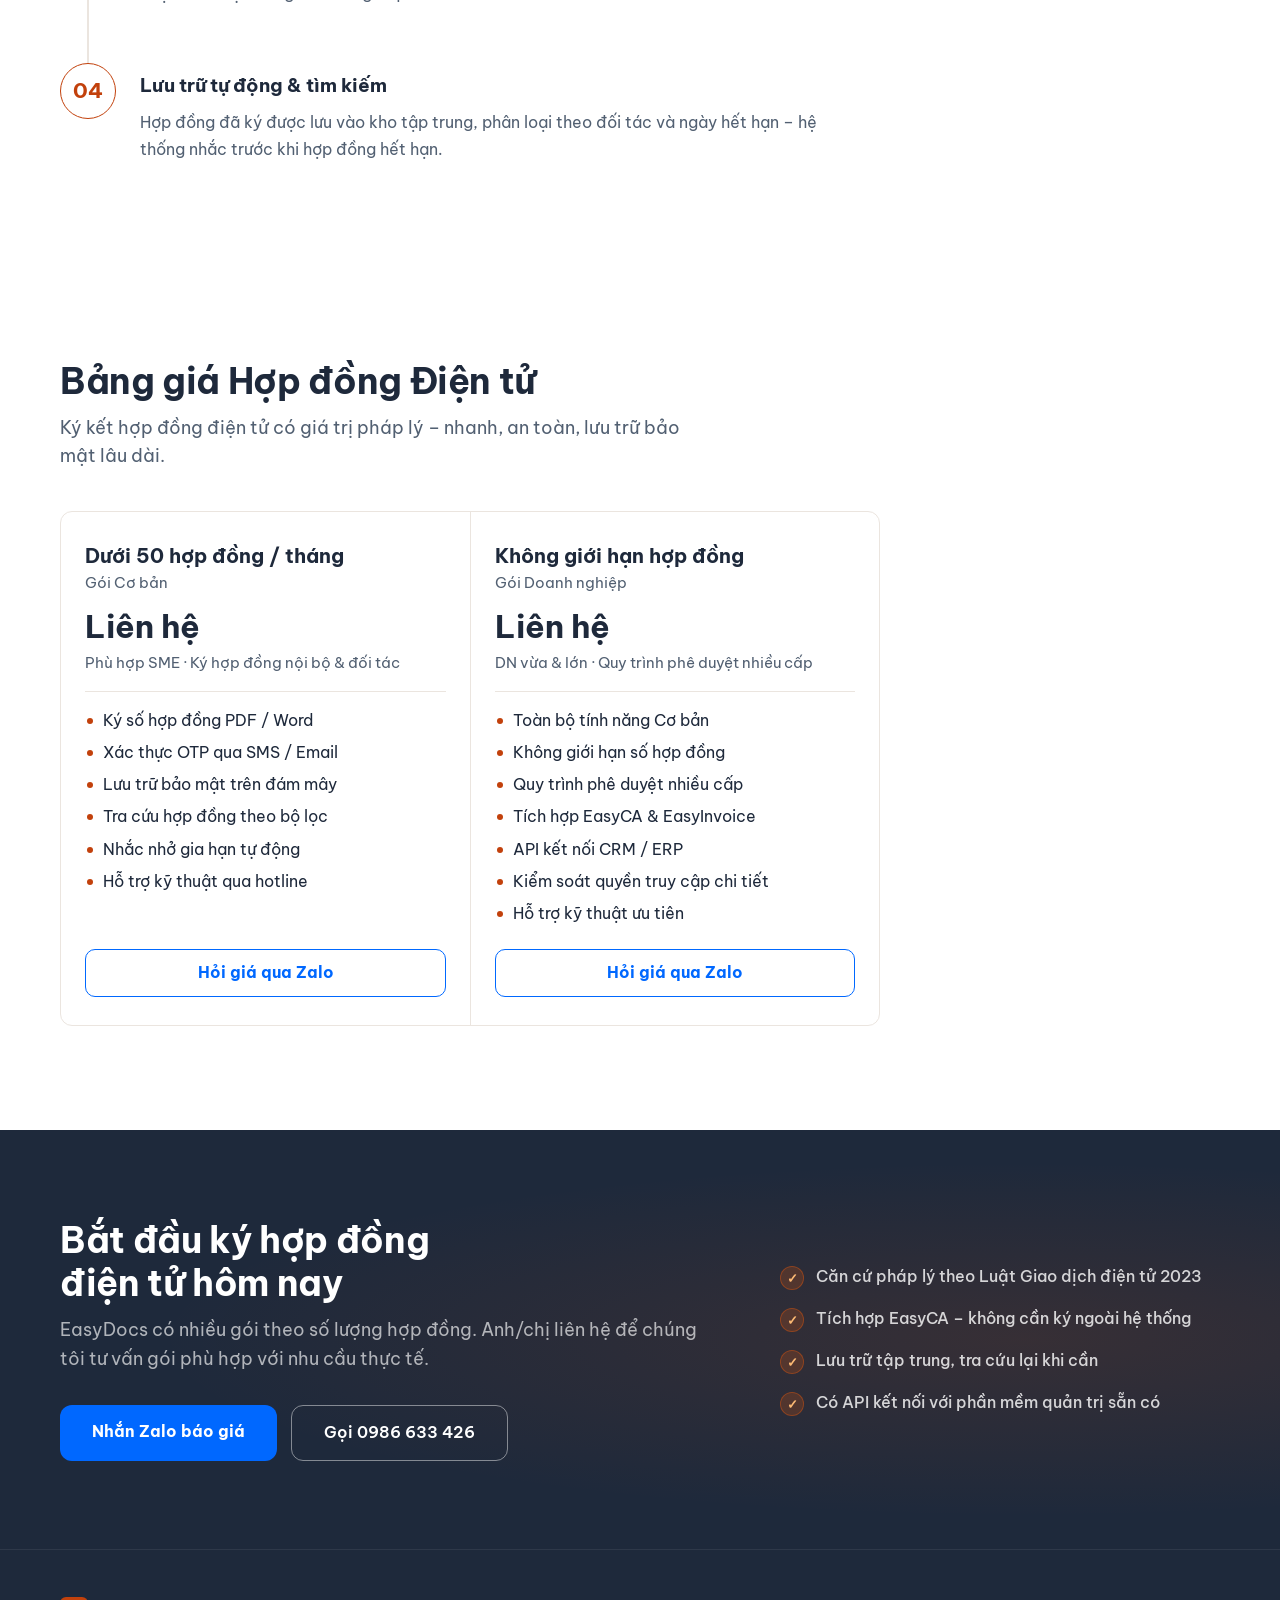
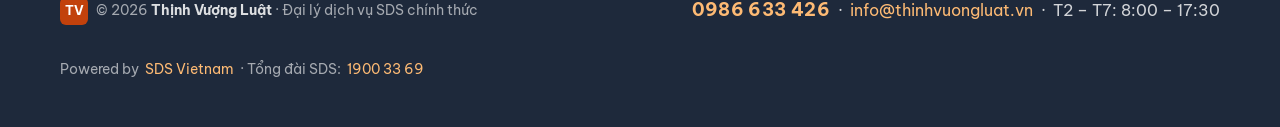
<file: easydocs.html>
<!DOCTYPE html>
<html lang="vi" prefix="og: https://ogp.me/ns#">
<head>
  <meta charset="UTF-8" />
  <meta name="viewport" content="width=device-width, initial-scale=1.0" />

  <!-- ── SEO PRIMARY ───────────────────────────── -->
  <title>Hợp đồng điện tử EasyDocs – ký số, đúng pháp lý</title>
  <meta name="description" content="EasyDocs: ký hợp đồng điện tử bằng chữ ký số EasyCA, phê duyệt nhiều cấp, lưu trữ tập trung. Đại lý SDS báo giá theo nhu cầu." />
  <meta name="keywords" content="EasyDocs, hợp đồng điện tử, ký hợp đồng online, ký số pháp lý, Luật GDĐT 2023, quy trình phê duyệt, lưu trữ hợp đồng, EasyCA, SDS, Softdreams" />
  <meta name="robots" content="index, follow" />
  <meta name="author" content="Thịnh Vượng Luật" />
  <link rel="icon" type="image/png" href="favicon.png" />
  <link rel="apple-touch-icon" href="apple-touch-icon.png" />
  <link rel="canonical" href="https://dat911zz.github.io/thinh-sale-landing-page/easydocs.html" />

  <!-- ── OPEN GRAPH ────────────────────────────── -->
  <meta property="og:type" content="website" />
  <meta property="og:locale" content="vi_VN" />
  <meta property="og:url" content="https://dat911zz.github.io/thinh-sale-landing-page/easydocs.html" />
  <meta property="og:site_name" content="Thịnh Vượng Luật" />
  <meta property="og:title" content="Hợp đồng điện tử EasyDocs – ký số, đúng pháp lý" />
  <meta property="og:description" content="EasyDocs: ký hợp đồng điện tử bằng chữ ký số EasyCA, phê duyệt nhiều cấp, lưu trữ tập trung. Đại lý SDS báo giá theo nhu cầu." />
  <meta property="og:image" content="https://dat911zz.github.io/thinh-sale-landing-page/og/easydocs.jpg" />
  <meta property="og:image:width" content="1200" />
  <meta property="og:image:height" content="630" />

  <!-- ── TWITTER CARD ──────────────────────────── -->
  <meta name="twitter:card" content="summary_large_image" />
  <meta name="twitter:title" content="Hợp đồng điện tử EasyDocs – ký số, đúng pháp lý" />
  <meta name="twitter:description" content="EasyDocs: ký hợp đồng điện tử bằng chữ ký số EasyCA, phê duyệt nhiều cấp, lưu trữ tập trung. Đại lý SDS báo giá theo nhu cầu." />
  <meta name="twitter:image" content="https://dat911zz.github.io/thinh-sale-landing-page/og/easydocs.jpg" />

  <!-- ── JSON-LD ────────────────────────────────── -->
  <script type="application/ld+json">
  {
    "@context": "https://schema.org",
    "@type": "SoftwareApplication",
    "name": "EasyDocs",
    "applicationCategory": "BusinessApplication",
    "operatingSystem": "Web, iOS, Android",
    "description": "Nền tảng hợp đồng điện tử có giá trị pháp lý theo Luật GDĐT 2023. Phê duyệt nhiều cấp, lưu trữ tập trung, tra cứu hợp đồng, tích hợp chữ ký số EasyCA và API kết nối ERP/CRM.",
    "publisher": { "@type": "Organization", "name": "Softdreams", "url": "https://softdreams.vn" }
  }
  </script>
  <script type="application/ld+json">
  {
    "@context": "https://schema.org",
    "@type": "BreadcrumbList",
    "itemListElement": [
      { "@type": "ListItem", "position": 1, "name": "Trang chủ", "item": "https://dat911zz.github.io/thinh-sale-landing-page/" },
      { "@type": "ListItem", "position": 2, "name": "EasyDocs", "item": "https://dat911zz.github.io/thinh-sale-landing-page/easydocs.html" }
    ]
  }
  </script>

  <!-- ── FONTS ─────────────────────────────────── -->
  <link rel="preconnect" href="https://fonts.googleapis.com" />
  <link rel="preconnect" href="https://fonts.gstatic.com" crossorigin />
  <link href="https://fonts.googleapis.com/css2?family=Be+Vietnam+Pro:wght@400;600;700&display=swap" rel="stylesheet" />
  <link rel="stylesheet" href="layout.css?v=2026100511" />
</head>
<body data-product="easydocs">

<!-- ══ MOBILE MENU ════════════════════════════ -->
<div class="mobile-menu" id="mobile-menu" role="dialog" aria-modal="true" aria-label="Menu điều hướng">
  <a href="index.html" class="mobile-menu-logo" onclick="closeMenu()">
    <div class="mobile-menu-logo-icon">TV</div>
    <div class="mobile-menu-logo-text">Thịnh Vượng Luật</div>
  </a>
  <button class="mobile-menu-close" onclick="closeMenu()" aria-label="Đóng menu">✕</button>
  <ul class="mobile-nav-links">
    <li><a href="index.html" onclick="closeMenu()">Trang chủ</a></li>
    <li><a href="index.html#ecosystem" onclick="closeMenu()">Hệ sinh thái</a></li>
    <li><a href="index.html#contact" onclick="closeMenu()">Liên hệ</a></li>
  </ul>
  <div class="mobile-menu-divider"></div>
  <div class="mobile-menu-section-label">Sản phẩm</div>
  <div class="mobile-dd-group">Hóa đơn điện tử</div>
  <a href="easyinvoice.html" onclick="closeMenu()" class="mobile-product-link"><img src="logos/easyinvoice.png" alt="" class="mobile-product-icon" width="32" height="32" loading="lazy"><span>EasyInvoice</span></a>
  <div class="mobile-dd-group">Chữ ký số</div>
  <a href="easyca.html" onclick="closeMenu()" class="mobile-product-link"><img src="logos/easyca.png" alt="" class="mobile-product-icon" width="32" height="32" loading="lazy"><span>EasyCA</span></a>
  <div class="mobile-dd-group">Kế toán</div>
  <a href="easybooks.html" onclick="closeMenu()" class="mobile-product-link"><img src="logos/easybooks.png" alt="" class="mobile-product-icon" width="32" height="32" loading="lazy"><span>EasyBooks</span></a>
  <div class="mobile-dd-group">Nhân sự</div>
  <a href="easyhrm.html" onclick="closeMenu()" class="mobile-product-link"><img src="logos/easyhrm.png" alt="" class="mobile-product-icon" width="32" height="32" loading="lazy"><span>EasyHRM</span></a>
  <div class="mobile-dd-group">Phần mềm bán hàng</div>
  <a href="easypos.html" onclick="closeMenu()" class="mobile-product-link"><img src="logos/easypos.png" alt="" class="mobile-product-icon" width="32" height="32" loading="lazy"><span>EasyPOS</span></a>
  <div class="mobile-dd-group">Hợp đồng điện tử</div>
  <a href="easydocs.html" onclick="closeMenu()" class="mobile-product-link"><img src="logos/easydocs.png" alt="" class="mobile-product-icon" width="32" height="32" loading="lazy"><span>EasyDocs</span></a>
  
  <div class="mobile-menu-divider"></div>
  <a href="tel:0986633426" class="mobile-menu-cta" onclick="closeMenu()"><svg viewBox="0 0 24 24" width="18" height="18" fill="none" stroke="currentColor" stroke-width="2" stroke-linecap="round" stroke-linejoin="round" aria-hidden="true"><path d="M22 16.9v3a2 2 0 0 1-2.2 2 19.8 19.8 0 0 1-8.6-3.1 19.5 19.5 0 0 1-6-6A19.8 19.8 0 0 1 2.1 4.2 2 2 0 0 1 4.1 2h3a2 2 0 0 1 2 1.7c.1.9.4 1.8.7 2.7a2 2 0 0 1-.5 2.1L8 9.8a16 16 0 0 0 6 6l1.3-1.3a2 2 0 0 1 2.1-.4c.9.3 1.8.6 2.7.7a2 2 0 0 1 1.7 2z"/></svg> Gọi 0986 633 426</a>
  <div class="mobile-menu-socials">
    <a href="https://zalo.me/0986633426" target="_blank" rel="noopener" class="mobile-social-link" aria-label="Zalo"><svg viewBox="0 0 24 24" width="20" height="20" fill="none" stroke="currentColor" stroke-width="2" stroke-linecap="round" stroke-linejoin="round" aria-hidden="true"><path d="M21 12a8 8 0 0 1-11.6 7.1L4 20l1-4.6A8 8 0 1 1 21 12z"/></svg></a>
    <a href="tel:0986633426" class="mobile-social-link" aria-label="Gọi điện"><svg viewBox="0 0 24 24" width="20" height="20" fill="none" stroke="currentColor" stroke-width="2" stroke-linecap="round" stroke-linejoin="round" aria-hidden="true"><path d="M22 16.9v3a2 2 0 0 1-2.2 2 19.8 19.8 0 0 1-8.6-3.1 19.5 19.5 0 0 1-6-6A19.8 19.8 0 0 1 2.1 4.2 2 2 0 0 1 4.1 2h3a2 2 0 0 1 2 1.7c.1.9.4 1.8.7 2.7a2 2 0 0 1-.5 2.1L8 9.8a16 16 0 0 0 6 6l1.3-1.3a2 2 0 0 1 2.1-.4c.9.3 1.8.6 2.7.7a2 2 0 0 1 1.7 2z"/></svg></a>
    <a href="mailto:info@thinhvuongluat.vn" class="mobile-social-link" aria-label="Email"><svg viewBox="0 0 24 24" width="20" height="20" fill="none" stroke="currentColor" stroke-width="2" stroke-linecap="round" stroke-linejoin="round" aria-hidden="true"><rect x="2" y="4" width="20" height="16" rx="2"/><path d="m22 6-10 7L2 6"/></svg></a>
  </div>
</div>

<!-- ══ NAV ═══════════════════════════════════ -->
<nav id="main-nav" role="navigation" aria-label="Điều hướng chính">
  <a href="index.html" class="nav-logo" aria-label="Thịnh Vượng Luật – Trang chủ">
    <div class="nav-logo-icon" aria-hidden="true">TV</div>
    <div>
      <div class="nav-logo-text">Thịnh Vượng Luật</div>
      <div class="nav-logo-sub">Đại lý dịch vụ SDS chính thức</div>
    </div>
  </a>
  <ul class="nav-links" role="list">
    <li class="nav-dropdown">
      <a href="index.html#products" aria-haspopup="true">Sản phẩm ▾</a>
      <ul class="nav-dropdown-menu" role="menu">
        <li class="nav-dd-group">Hóa đơn điện tử</li>
        <li><a href="easyinvoice.html" class="nav-dd-logo-link"><img src="logos/easyinvoice.png" alt="" class="nav-dd-logo" width="20" height="20" loading="lazy"><span class="nav-dd-name">EasyInvoice</span></a></li>
        <li class="nav-dropdown-divider" role="separator"></li>
        <li class="nav-dd-group">Chữ ký số</li>
        <li><a href="easyca.html" class="nav-dd-logo-link"><img src="logos/easyca.png" alt="" class="nav-dd-logo" width="20" height="20" loading="lazy"><span class="nav-dd-name">EasyCA</span></a></li>
        <li class="nav-dropdown-divider" role="separator"></li>
        <li class="nav-dd-group">Kế toán</li>
        <li><a href="easybooks.html" class="nav-dd-logo-link"><img src="logos/easybooks.png" alt="" class="nav-dd-logo" width="20" height="20" loading="lazy"><span class="nav-dd-name">EasyBooks</span></a></li>
        <li class="nav-dropdown-divider" role="separator"></li>
        <li class="nav-dd-group">Nhân sự</li>
        <li><a href="easyhrm.html" class="nav-dd-logo-link"><img src="logos/easyhrm.png" alt="" class="nav-dd-logo" width="20" height="20" loading="lazy"><span class="nav-dd-name">EasyHRM</span></a></li>
        <li class="nav-dropdown-divider" role="separator"></li>
        <li class="nav-dd-group">Phần mềm bán hàng</li>
        <li><a href="easypos.html" class="nav-dd-logo-link"><img src="logos/easypos.png" alt="" class="nav-dd-logo" width="20" height="20" loading="lazy"><span class="nav-dd-name">EasyPOS</span></a></li>
        <li class="nav-dropdown-divider" role="separator"></li>
        <li class="nav-dd-group">Hợp đồng điện tử</li>
        <li><a href="easydocs.html" class="nav-dd-logo-link"><img src="logos/easydocs.png" alt="" class="nav-dd-logo" width="20" height="20" loading="lazy"><span class="nav-dd-name">EasyDocs</span></a></li>
      </ul>
    </li>
    <li><a href="index.html#ecosystem">Hệ sinh thái</a></li>
    <li><a href="tel:0986633426" class="nav-cta"><svg viewBox="0 0 24 24" width="15" height="15" fill="none" stroke="currentColor" stroke-width="2" stroke-linecap="round" stroke-linejoin="round" aria-hidden="true"><path d="M22 16.9v3a2 2 0 0 1-2.2 2 19.8 19.8 0 0 1-8.6-3.1 19.5 19.5 0 0 1-6-6A19.8 19.8 0 0 1 2.1 4.2 2 2 0 0 1 4.1 2h3a2 2 0 0 1 2 1.7c.1.9.4 1.8.7 2.7a2 2 0 0 1-.5 2.1L8 9.8a16 16 0 0 0 6 6l1.3-1.3a2 2 0 0 1 2.1-.4c.9.3 1.8.6 2.7.7a2 2 0 0 1 1.7 2z"/></svg> 0986 633 426</a></li>
  </ul>
  <button class="nav-hamburger" id="nav-hamburger" onclick="toggleMenu()"
          aria-label="Mở menu" aria-expanded="false" aria-controls="mobile-menu">
    <span></span><span></span><span></span>
  </button>
</nav>

<!-- ══ HERO ══════════════════════════════════ -->
<section class="hero" aria-label="EasyDocs – Hợp đồng điện tử">
  <div class="hero-bg" id="hero-bg" aria-hidden="true"></div>
  <div class="hero-orb hero-orb-1" aria-hidden="true"></div>
  <div class="hero-orb hero-orb-2" aria-hidden="true"></div>
  <div class="hero-orb hero-orb-3" aria-hidden="true"></div>
  <div class="hero-grid" aria-hidden="true"></div>

  <div class="hero-inner">
  <div class="hero-content" id="hero-content">
    <div class="hero-badge">
      <div class="hero-badge-dot"></div>
      <span>Hợp đồng điện tử · SDS Vietnam</span>
    </div>
    <h1>Hợp đồng điện&nbsp;tử EasyDocs <em>ký số, đúng pháp lý</em></h1>
    <p class="hero-sub">Ký kết hợp đồng điện tử có giá trị pháp lý theo Luật Giao dịch điện tử 2023 – phê duyệt nội bộ nhiều cấp, lưu trữ tập trung, ký bằng chữ ký số EasyCA.</p>
    <div class="hero-stats">
      <div class="hero-stat">
        <div class="hero-stat-num">Luật GDĐT</div>
        <div class="hero-stat-label">Căn cứ pháp lý 2023</div>
      </div>
      <div class="hero-stat">
        <div class="hero-stat-num">Nhiều cấp</div>
        <div class="hero-stat-label">Phê duyệt nội bộ</div>
      </div>
      <div class="hero-stat">
        <div class="hero-stat-num">EasyCA</div>
        <div class="hero-stat-label">Chữ ký số tích hợp</div>
      </div>
    </div>
    <div class="hero-btns">
      <a href="index.html#contact" class="btn-primary">Nhận tư vấn miễn phí →</a>
      <a href="#pricing" class="btn-ghost">Xem bảng giá</a>
    </div>
  </div>
    <figure class="hero-visual">
      <img src="images/sds/easydocs-hero.webp" width="1400" height="707" fetchpriority="high" alt="Luồng ký hợp đồng điện tử và thiết lập chữ ký số trong EasyDocs" />
    </figure>
  </div>

  <div class="hero-scroll" aria-hidden="true">
    <span>Kéo xuống</span>
    <div class="hero-scroll-arrow"></div>
  </div>
</section>

<!-- ══ FEATURES ══════════════════════════════ -->
<section class="feat-section" aria-labelledby="feat-title">
  <div class="container">
    <div class="section-header center fade-up">
      <div class="section-eyebrow">Tính năng nổi bật</div>
      <h2 class="section-title" id="feat-title">Hợp đồng số an toàn & hợp pháp</h2>
      <p class="section-desc">EasyDocs giúp anh/chị thay hợp đồng giấy bằng hợp đồng điện tử – ký nhanh hơn, lưu trữ gọn hơn, có căn cứ pháp lý theo quy định Việt Nam.</p>
    </div>
    <div class="feat-grid stagger-children">
      <div class="feat-card fade-up">
        <div class="feat-icon"><svg viewBox="0 0 24 24" width="22" height="22" fill="none" stroke="currentColor" stroke-width="2" stroke-linecap="round" stroke-linejoin="round" aria-hidden="true"><path d="M12 3v18"/><path d="M5 21h14"/><path d="M3 7h18"/><path d="m6 7-3 7a3 3 0 0 0 6 0z"/><path d="m18 7-3 7a3 3 0 0 0 6 0z"/></svg></div>
        <h3 class="feat-title">Có căn cứ pháp lý</h3>
        <p class="feat-desc">Hợp đồng điện tử ký bằng chữ ký số có giá trị pháp lý như hợp đồng giấy khi đáp ứng các điều kiện của Luật Giao dịch điện tử 2023.</p>
      </div>
      <div class="feat-card fade-up">
        <div class="feat-icon"><svg viewBox="0 0 24 24" width="22" height="22" fill="none" stroke="currentColor" stroke-width="2" stroke-linecap="round" stroke-linejoin="round" aria-hidden="true"><circle cx="6" cy="6" r="3"/><circle cx="18" cy="18" r="3"/><circle cx="18" cy="6" r="3"/><path d="M6 9v3a3 3 0 0 0 3 3h6M18 9v6"/></svg></div>
        <h3 class="feat-title">Phê duyệt nhiều cấp</h3>
        <p class="feat-desc">Cấu hình quy trình phê duyệt nhiều bước, ví dụ phòng pháp chế → trưởng bộ phận → giám đốc – hệ thống tự chuyển tiếp, thông báo và nhắc người cần duyệt.</p>
      </div>
      <div class="feat-card fade-up">
        <div class="feat-icon"><svg viewBox="0 0 24 24" width="22" height="22" fill="none" stroke="currentColor" stroke-width="2" stroke-linecap="round" stroke-linejoin="round" aria-hidden="true"><rect x="2" y="3" width="20" height="5" rx="1"/><path d="M4 8v11a2 2 0 0 0 2 2h12a2 2 0 0 0 2-2V8"/><path d="M10 12h4"/></svg></div>
        <h3 class="feat-title">Lưu trữ tập trung</h3>
        <p class="feat-desc">Hợp đồng đã ký được lưu tập trung trên hệ thống, phân quyền xem theo người dùng – không thất lạc như bản giấy để rải rác ở nhiều phòng ban.</p>
      </div>
      <div class="feat-card fade-up">
        <div class="feat-icon"><svg viewBox="0 0 24 24" width="22" height="22" fill="none" stroke="currentColor" stroke-width="2" stroke-linecap="round" stroke-linejoin="round" aria-hidden="true"><circle cx="11" cy="11" r="7"/><path d="m21 21-4.3-4.3"/></svg></div>
        <h3 class="feat-title">Tra cứu hợp đồng</h3>
        <p class="feat-desc">Tìm hợp đồng theo tên đối tác, ngày ký hoặc trạng thái – không phải lục tủ hồ sơ khi cần đối chiếu.</p>
      </div>
      <div class="feat-card fade-up">
        <div class="feat-icon"><svg viewBox="0 0 24 24" width="22" height="22" fill="none" stroke="currentColor" stroke-width="2" stroke-linecap="round" stroke-linejoin="round" aria-hidden="true"><path d="M10 13a5 5 0 0 0 7.5.5l3-3a5 5 0 0 0-7-7l-1.7 1.7"/><path d="M14 11a5 5 0 0 0-7.5-.5l-3 3a5 5 0 0 0 7 7l1.7-1.7"/></svg></div>
        <h3 class="feat-title">Tích hợp EasyCA sẵn</h3>
        <p class="feat-desc">Dùng chữ ký số EasyCA (USB Token hoặc ký số từ xa) ngay trong EasyDocs – không phải xuất file ra ngoài để ký.</p>
      </div>
      <div class="feat-card fade-up">
        <div class="feat-icon"><svg viewBox="0 0 24 24" width="22" height="22" fill="none" stroke="currentColor" stroke-width="2" stroke-linecap="round" stroke-linejoin="round" aria-hidden="true"><path d="M10 13a5 5 0 0 0 7.5.5l3-3a5 5 0 0 0-7-7l-1.7 1.7"/><path d="M14 11a5 5 0 0 0-7.5-.5l-3 3a5 5 0 0 0 7 7l1.7-1.7"/></svg></div>
        <h3 class="feat-title">Kết nối phần mềm sẵn có</h3>
        <p class="feat-desc">EasyDocs có API để kết nối với phần mềm quản trị doanh nghiệp (ERP), quản lý khách hàng (CRM) hoặc hệ thống nội bộ – tạo và theo dõi hợp đồng từ dữ liệu có sẵn.</p>
      </div>
    </div>
  </div>
</section>

<!-- ══ LEGAL COMPLIANCE ════════════════════ -->

<!-- ══ SHOWCASE ══════════════════════════════════ -->
<section class="showcase-section" aria-labelledby="sc-title">
  <div class="container">
    <div class="showcase-grid">
      <div class="showcase-text fade-up">
        <div class="section-eyebrow">Ký kết trên một nền tảng</div>
        <h2 class="section-title" id="sc-title">Ký hợp đồng điện tử có căn cứ pháp lý rõ ràng</h2>
        <p class="section-desc">Phê duyệt nội bộ nhiều cấp, ký số từ xa và lưu trữ tập trung – căn cứ Luật Giao dịch điện tử 2023.</p>
        <ul class="showcase-checks">
          <li><span class="sc-check" aria-hidden="true">✓</span> Căn cứ pháp lý theo Luật GDĐT 2023</li>
          <li><span class="sc-check" aria-hidden="true">✓</span> Quy trình phê duyệt nhiều cấp, cấu hình theo doanh nghiệp</li>
          <li><span class="sc-check" aria-hidden="true">✓</span> Tra cứu hợp đồng, nhắc trước ngày hết hạn</li>
        </ul>
      </div>
      <div class="showcase-visual fade-up">
        <figure class="product-shot product-shot--cutout">
          <img src="images/sds/easydocs-list.webp" alt="Màn hình danh sách hợp đồng lao động trong EasyDocs với trạng thái ký và thời gian" width="1176" height="800" loading="lazy">
          <figcaption>Giao diện EasyDocs thực tế – danh sách hợp đồng (ảnh: SDS).</figcaption>
        </figure>
      </div>
    </div>
  </div>
</section>

<section class="legal-section" aria-labelledby="legal-title">
  <div class="container">
    <div class="section-header center fade-up">
      <div class="section-eyebrow">Tuân thủ pháp lý</div>
      <h2 class="section-title" id="legal-title">Căn cứ pháp lý chúng tôi dựa vào</h2>
      <p class="section-desc">EasyDocs được xây dựng theo quy định pháp luật Việt Nam về giao dịch điện tử, chữ ký số và dữ liệu cá nhân.</p>
    </div>
    <div class="legal-grid stagger-children">
      <div class="legal-card fade-up">
        <div class="legal-badge">Luật GDĐT 2023</div>
        <div class="legal-card-title">Hợp đồng điện tử hợp pháp</div>
        <p class="legal-card-desc">Luật Giao dịch điện tử 2023 công nhận hợp đồng điện tử có chữ ký số có giá trị pháp lý tương đương hợp đồng giấy có chữ ký tay và con dấu.</p>
      </div>
      <div class="legal-card fade-up">
        <div class="legal-badge">Nghị định 13/2023</div>
        <div class="legal-card-title">Bảo vệ dữ liệu cá nhân</div>
        <p class="legal-card-desc">EasyDocs xử lý và lưu trữ dữ liệu theo Nghị định 13/2023 về bảo vệ dữ liệu cá nhân – phân quyền truy cập và ghi nhật ký thao tác.</p>
      </div>
      <div class="legal-card fade-up">
        <div class="legal-badge">Chữ ký số</div>
        <div class="legal-card-title">Ký bằng chữ ký số EasyCA</div>
        <p class="legal-card-desc">Hợp đồng được ký bằng chữ ký số EasyCA của SDS – giúp xác định người ký và phát hiện nếu nội dung bị thay đổi sau khi ký.</p>
      </div>
    </div>
  </div>
</section>

<!-- ══ WORKFLOW DETAIL ══════════════════════ -->
<section class="workflow-section" aria-labelledby="wf-title">
  <div class="container">
    <div class="section-header center fade-up">
      <div class="section-eyebrow">Quy trình ký kết</div>
      <h2 class="section-title" id="wf-title">Từ soạn thảo đến lưu trữ trong 4 bước</h2>
    </div>
    <div class="workflow-steps">
      <div class="wf-step fade-up">
        <div class="wf-num">01</div>
        <div class="wf-body">
          <div class="wf-title">Soạn thảo & tải lên hợp đồng</div>
          <p class="wf-desc">Tải hợp đồng PDF/Word lên EasyDocs hoặc soạn từ mẫu có sẵn, sau đó đặt vị trí ký cho từng bên.</p>
        </div>
      </div>
      <div class="wf-step fade-up">
        <div class="wf-num">02</div>
        <div class="wf-body">
          <div class="wf-title">Phê duyệt nội bộ</div>
          <p class="wf-desc">Hợp đồng được chuyển tuần tự qua các cấp phê duyệt đã cấu hình – từng người nhận thông báo qua email hoặc ứng dụng, xem xét và duyệt trên máy tính hoặc điện thoại.</p>
        </div>
      </div>
      <div class="wf-step fade-up">
        <div class="wf-num">03</div>
        <div class="wf-body">
          <div class="wf-title">Gửi cho đối tác ký số</div>
          <p class="wf-desc">Đối tác nhận đường dẫn ký qua email – ký bằng chữ ký số (USB Token hoặc ký số từ xa) hoặc xác thực bằng mã OTP gửi qua SMS.</p>
        </div>
      </div>
      <div class="wf-step fade-up">
        <div class="wf-num">04</div>
        <div class="wf-body">
          <div class="wf-title">Lưu trữ tự động & tìm kiếm</div>
          <p class="wf-desc">Hợp đồng đã ký được lưu vào kho tập trung, phân loại theo đối tác và ngày hết hạn – hệ thống nhắc trước khi hợp đồng hết hạn.</p>
        </div>
      </div>
    </div>
  </div>
</section>

<!-- ══ PRICING CTA ════════════════════════════ -->

<!-- ══ PRICING ══════════════════════════════════ -->
<section class="pricing-section-wrap" id="pricing" aria-labelledby="pp-title">
  <div class="container">
    <div class="section-header center fade-up">
      <div class="section-eyebrow">Bảng giá</div>
      <h2 class="section-title" id="pp-title">Chọn gói phù hợp</h2>
      <p class="section-desc" id="pp-desc"></p>
    </div>
    <div class="year-tabs" id="pp-year-tabs" role="tablist" aria-label="Chọn kỳ hạn" hidden></div>
    <div id="pp-grid"><!-- rendered by product-pricing.js --></div>
    <div class="setup-fee-tag" id="pp-setup-fee" hidden>
      <svg viewBox="0 0 24 24" fill="none" stroke="currentColor" stroke-width="2" aria-hidden="true">
        <circle cx="12" cy="12" r="10"/><line x1="12" y1="8" x2="12" y2="12"/><line x1="12" y1="16" x2="12.01" y2="16"/>
      </svg>
      <span></span>
    </div>
    <p id="pp-disclaimer" style="font-size:.82rem;color:var(--muted);margin-top:16px;text-align:center"></p>
  </div>
</section>

<section class="pricing-cta-section" aria-labelledby="pcta-title">
  <div class="container">
    <div class="pricing-cta-inner">
      <div class="pricing-cta-content fade-up">
        <div class="section-eyebrow">Liên hệ báo giá</div>
        <h2 class="section-title" id="pcta-title">Bắt đầu ký hợp đồng điện tử hôm nay</h2>
        <p class="section-desc">EasyDocs có nhiều gói theo số lượng hợp đồng. Anh/chị liên hệ để chúng tôi tư vấn gói phù hợp với nhu cầu thực tế.</p>
        <div class="pricing-cta-btns">
          <a href="https://zalo.me/0986633426" target="_blank" rel="noopener" class="btn-zalo">Nhắn Zalo báo giá</a>
          <a href="tel:0986633426" class="btn-ghost">Gọi 0986 633 426</a>
        </div>
      </div>
      <div class="pricing-cta-highlights fade-up">
        <div class="pch-item">
          <span class="pch-check">✓</span>
          <span>Căn cứ pháp lý theo Luật Giao dịch điện tử 2023</span>
        </div>
        <div class="pch-item">
          <span class="pch-check">✓</span>
          <span>Tích hợp EasyCA – không cần ký ngoài hệ thống</span>
        </div>
        <div class="pch-item">
          <span class="pch-check">✓</span>
          <span>Lưu trữ tập trung, tra cứu lại khi cần</span>
        </div>
        <div class="pch-item">
          <span class="pch-check">✓</span>
          <span>Có API kết nối với phần mềm quản trị sẵn có</span>
        </div>
      </div>
    </div>
  </div>
</section>

<!-- ══ FOOTER ═════════════════════════════════ -->
<!-- ══ STICKY CTA (mobile only) ════════════════════ -->
<div class="sticky-cta" id="sticky-cta">
  <a href="tel:0986633426" class="sticky-cta-btn sticky-cta-call"><svg viewBox="0 0 24 24" width="18" height="18" fill="none" stroke="currentColor" stroke-width="2" stroke-linecap="round" stroke-linejoin="round" aria-hidden="true"><path d="M22 16.9v3a2 2 0 0 1-2.2 2 19.8 19.8 0 0 1-8.6-3.1 19.5 19.5 0 0 1-6-6A19.8 19.8 0 0 1 2.1 4.2 2 2 0 0 1 4.1 2h3a2 2 0 0 1 2 1.7c.1.9.4 1.8.7 2.7a2 2 0 0 1-.5 2.1L8 9.8a16 16 0 0 0 6 6l1.3-1.3a2 2 0 0 1 2.1-.4c.9.3 1.8.6 2.7.7a2 2 0 0 1 1.7 2z"/></svg> Gọi ngay</a>
  <a href="https://zalo.me/0986633426" target="_blank" rel="noopener" class="sticky-cta-btn"><svg viewBox="0 0 24 24" width="18" height="18" fill="none" stroke="currentColor" stroke-width="2" stroke-linecap="round" stroke-linejoin="round" aria-hidden="true"><path d="M21 12a8 8 0 0 1-11.6 7.1L4 20l1-4.6A8 8 0 1 1 21 12z"/></svg> Nhắn Zalo</a>
</div>

<footer>
  <div class="footer-inner">
    <div class="footer-logo">
      <div class="footer-logo-icon">TV</div>
      <div class="footer-logo-text">
        © <span class="footer-year">2026</span> <strong>Thịnh Vượng Luật</strong> · Đại lý dịch vụ SDS chính thức
      </div>
    </div>
    <div class="footer-contact">
      <a href="tel:0986633426"><strong>0986 633 426</strong></a>
      <span class="sep">·</span> <a href="mailto:info@thinhvuongluat.vn">info@thinhvuongluat.vn</a>
      <span class="sep">·</span> T2 – T7: 8:00 – 17:30
    </div>
    <div class="footer-sds">
      Powered by <a href="https://softdreams.vn" target="_blank" rel="noopener noreferrer">SDS Vietnam</a>
      · Tổng đài SDS: <a href="tel:190033369">1900 33 69</a>
    </div>
  </div>
</footer>

<button class="scroll-top-btn" id="scroll-top-btn" aria-label="Lên đầu trang" title="Lên đầu trang">↑</button>
<script src="layout.js?v=2026100511"></script>
<script src="product-pricing.js?v=2026100511"></script>
</body>
</html>
</file>
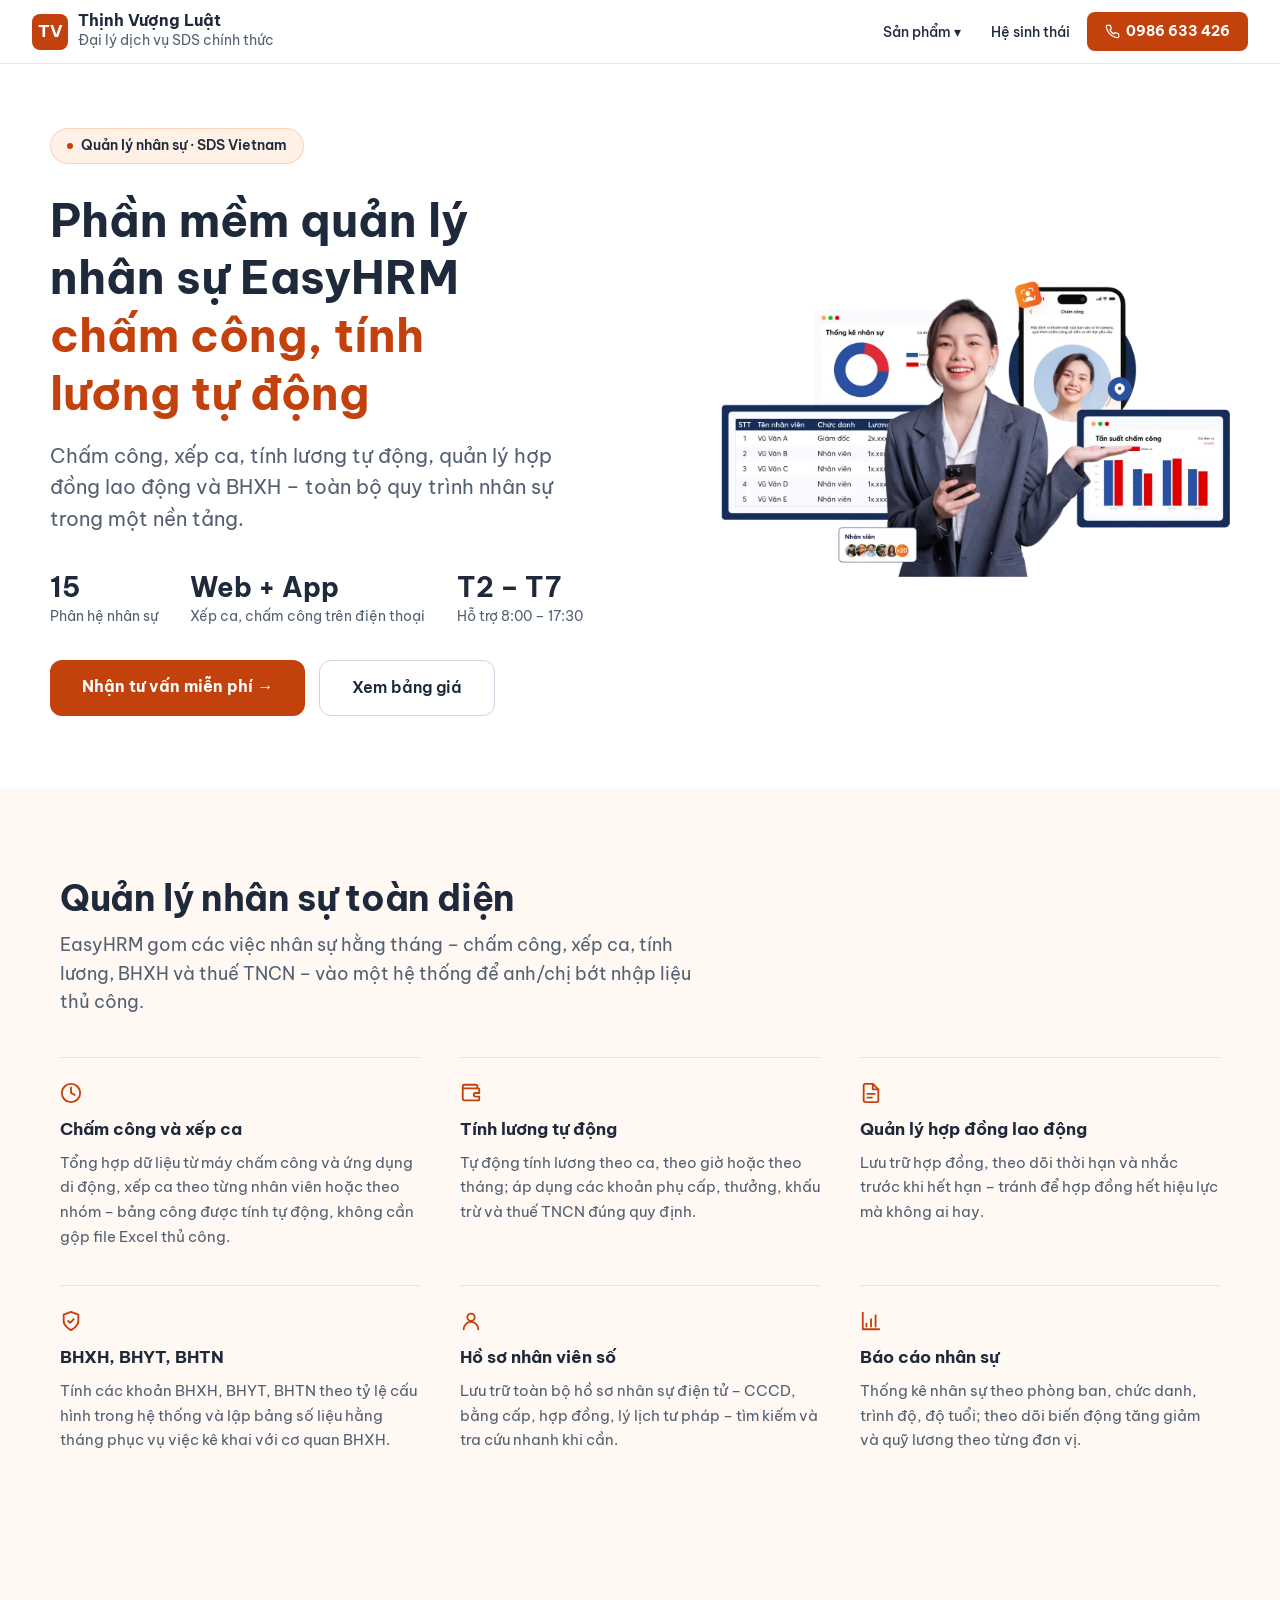
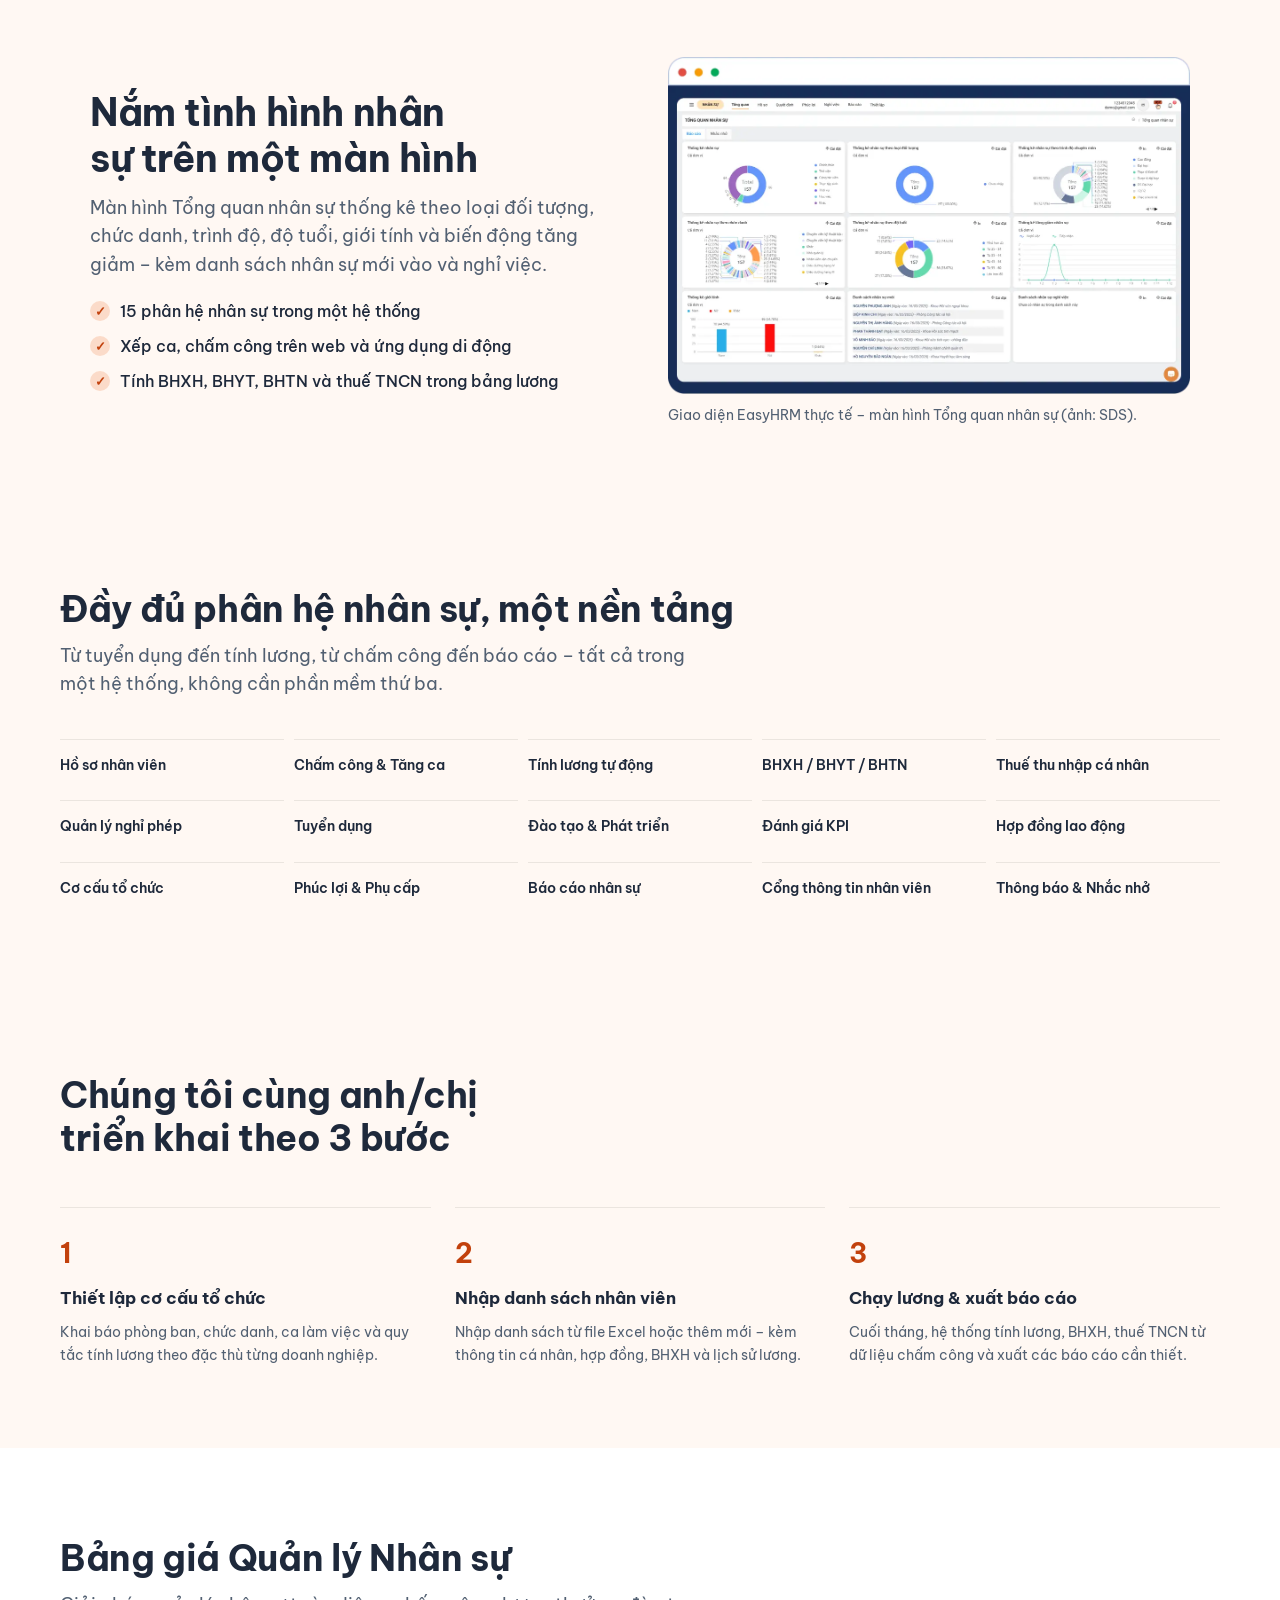
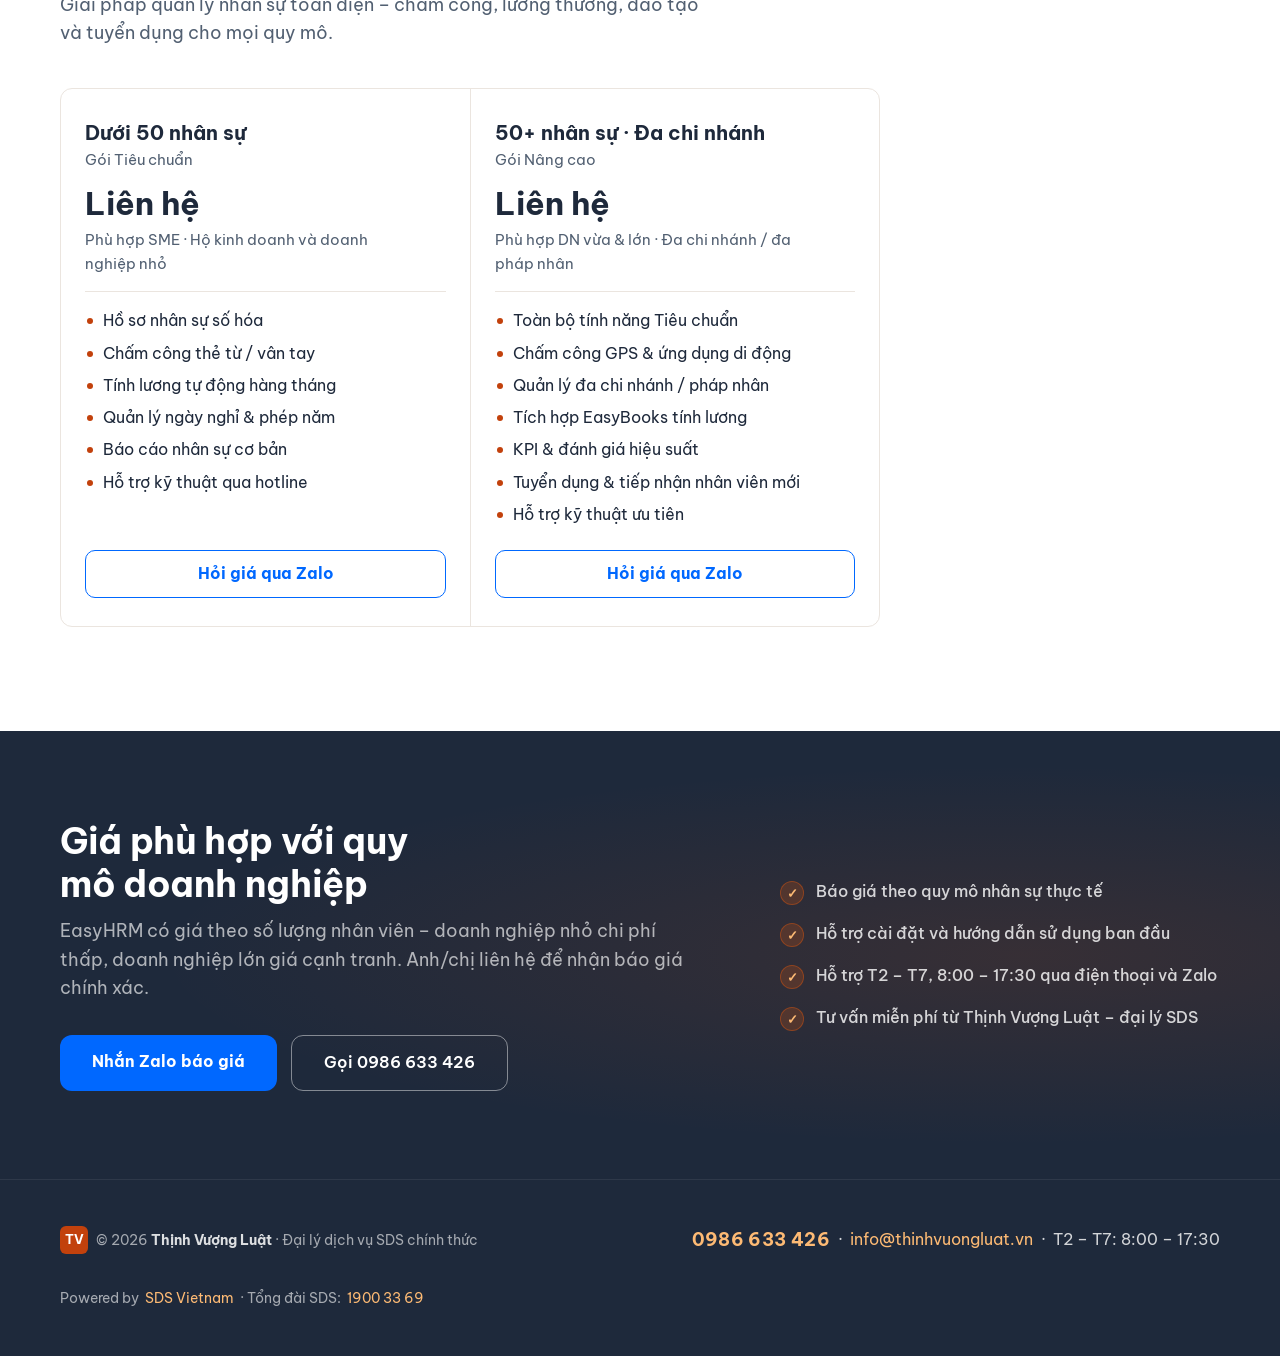
<file: easyhrm.html>
<!DOCTYPE html>
<html lang="vi" prefix="og: https://ogp.me/ns#">
<head>
  <meta charset="UTF-8" />
  <meta name="viewport" content="width=device-width, initial-scale=1.0" />

  <!-- ── SEO PRIMARY ───────────────────────────── -->
  <title>Phần mềm quản lý nhân sự, tính lương EasyHRM</title>
  <meta name="description" content="EasyHRM: chấm công, xếp ca, tính lương, BHXH và thuế TNCN trên một hệ thống. Đại lý SDS báo giá theo số lượng nhân sự." />
  <meta name="keywords" content="EasyHRM, phần mềm nhân sự, quản lý nhân sự, chấm công, tính lương, bảo hiểm xã hội, thuế TNCN, SDS, Softdreams" />
  <meta name="robots" content="index, follow" />
  <meta name="author" content="Thịnh Vượng Luật" />
  <link rel="icon" type="image/png" href="favicon.png" />
  <link rel="apple-touch-icon" href="apple-touch-icon.png" />
  <link rel="canonical" href="https://dat911zz.github.io/thinh-sale-landing-page/easyhrm.html" />

  <!-- ── OPEN GRAPH ────────────────────────────── -->
  <meta property="og:type" content="website" />
  <meta property="og:locale" content="vi_VN" />
  <meta property="og:url" content="https://dat911zz.github.io/thinh-sale-landing-page/easyhrm.html" />
  <meta property="og:site_name" content="Thịnh Vượng Luật" />
  <meta property="og:title" content="Phần mềm quản lý nhân sự, tính lương EasyHRM" />
  <meta property="og:description" content="EasyHRM: chấm công, xếp ca, tính lương, BHXH và thuế TNCN trên một hệ thống. Đại lý SDS báo giá theo số lượng nhân sự." />
  <meta property="og:image" content="https://dat911zz.github.io/thinh-sale-landing-page/og/easyhrm.jpg" />
  <meta property="og:image:width" content="1200" />
  <meta property="og:image:height" content="630" />

  <!-- ── TWITTER CARD ──────────────────────────── -->
  <meta name="twitter:card" content="summary_large_image" />
  <meta name="twitter:title" content="Phần mềm quản lý nhân sự, tính lương EasyHRM" />
  <meta name="twitter:description" content="EasyHRM: chấm công, xếp ca, tính lương, BHXH và thuế TNCN trên một hệ thống. Đại lý SDS báo giá theo số lượng nhân sự." />
  <meta name="twitter:image" content="https://dat911zz.github.io/thinh-sale-landing-page/og/easyhrm.jpg" />

  <!-- ── JSON-LD ────────────────────────────────── -->
  <script type="application/ld+json">
  {
    "@context": "https://schema.org",
    "@type": "SoftwareApplication",
    "name": "EasyHRM",
    "applicationCategory": "BusinessApplication",
    "operatingSystem": "Web, iOS, Android",
    "description": "Phần mềm quản lý nhân sự toàn diện – chấm công, tính lương tự động, hợp đồng lao động, BHXH, thuế TNCN. Hồ sơ nhân viên số, báo cáo nhân sự tự động.",
    "publisher": { "@type": "Organization", "name": "Softdreams", "url": "https://softdreams.vn" }
  }
  </script>
  <script type="application/ld+json">
  {
    "@context": "https://schema.org",
    "@type": "BreadcrumbList",
    "itemListElement": [
      { "@type": "ListItem", "position": 1, "name": "Trang chủ", "item": "https://dat911zz.github.io/thinh-sale-landing-page/" },
      { "@type": "ListItem", "position": 2, "name": "EasyHRM", "item": "https://dat911zz.github.io/thinh-sale-landing-page/easyhrm.html" }
    ]
  }
  </script>

  <!-- ── FONTS ─────────────────────────────────── -->
  <link rel="preconnect" href="https://fonts.googleapis.com" />
  <link rel="preconnect" href="https://fonts.gstatic.com" crossorigin />
  <link href="https://fonts.googleapis.com/css2?family=Be+Vietnam+Pro:wght@400;600;700&display=swap" rel="stylesheet" />
  <link rel="stylesheet" href="layout.css?v=2026100511" />
</head>
<body data-product="easyhrm">

<!-- ══ MOBILE MENU ════════════════════════════ -->
<div class="mobile-menu" id="mobile-menu" role="dialog" aria-modal="true" aria-label="Menu điều hướng">
  <a href="index.html" class="mobile-menu-logo" onclick="closeMenu()">
    <div class="mobile-menu-logo-icon">TV</div>
    <div class="mobile-menu-logo-text">Thịnh Vượng Luật</div>
  </a>
  <button class="mobile-menu-close" onclick="closeMenu()" aria-label="Đóng menu">✕</button>
  <ul class="mobile-nav-links">
    <li><a href="index.html" onclick="closeMenu()">Trang chủ</a></li>
    <li><a href="index.html#ecosystem" onclick="closeMenu()">Hệ sinh thái</a></li>
    <li><a href="index.html#contact" onclick="closeMenu()">Liên hệ</a></li>
  </ul>
  <div class="mobile-menu-divider"></div>
  <div class="mobile-menu-section-label">Sản phẩm</div>
  <div class="mobile-dd-group">Hóa đơn điện tử</div>
  <a href="easyinvoice.html" onclick="closeMenu()" class="mobile-product-link"><img src="logos/easyinvoice.png" alt="" class="mobile-product-icon" width="32" height="32" loading="lazy"><span>EasyInvoice</span></a>
  <div class="mobile-dd-group">Chữ ký số</div>
  <a href="easyca.html" onclick="closeMenu()" class="mobile-product-link"><img src="logos/easyca.png" alt="" class="mobile-product-icon" width="32" height="32" loading="lazy"><span>EasyCA</span></a>
  <div class="mobile-dd-group">Kế toán</div>
  <a href="easybooks.html" onclick="closeMenu()" class="mobile-product-link"><img src="logos/easybooks.png" alt="" class="mobile-product-icon" width="32" height="32" loading="lazy"><span>EasyBooks</span></a>
  <div class="mobile-dd-group">Nhân sự</div>
  <a href="easyhrm.html" onclick="closeMenu()" class="mobile-product-link"><img src="logos/easyhrm.png" alt="" class="mobile-product-icon" width="32" height="32" loading="lazy"><span>EasyHRM</span></a>
  <div class="mobile-dd-group">Phần mềm bán hàng</div>
  <a href="easypos.html" onclick="closeMenu()" class="mobile-product-link"><img src="logos/easypos.png" alt="" class="mobile-product-icon" width="32" height="32" loading="lazy"><span>EasyPOS</span></a>
  <div class="mobile-dd-group">Hợp đồng điện tử</div>
  <a href="easydocs.html" onclick="closeMenu()" class="mobile-product-link"><img src="logos/easydocs.png" alt="" class="mobile-product-icon" width="32" height="32" loading="lazy"><span>EasyDocs</span></a>
  
  <div class="mobile-menu-divider"></div>
  <a href="tel:0986633426" class="mobile-menu-cta" onclick="closeMenu()"><svg viewBox="0 0 24 24" width="18" height="18" fill="none" stroke="currentColor" stroke-width="2" stroke-linecap="round" stroke-linejoin="round" aria-hidden="true"><path d="M22 16.9v3a2 2 0 0 1-2.2 2 19.8 19.8 0 0 1-8.6-3.1 19.5 19.5 0 0 1-6-6A19.8 19.8 0 0 1 2.1 4.2 2 2 0 0 1 4.1 2h3a2 2 0 0 1 2 1.7c.1.9.4 1.8.7 2.7a2 2 0 0 1-.5 2.1L8 9.8a16 16 0 0 0 6 6l1.3-1.3a2 2 0 0 1 2.1-.4c.9.3 1.8.6 2.7.7a2 2 0 0 1 1.7 2z"/></svg> Gọi 0986 633 426</a>
  <div class="mobile-menu-socials">
    <a href="https://zalo.me/0986633426" target="_blank" rel="noopener" class="mobile-social-link" aria-label="Zalo"><svg viewBox="0 0 24 24" width="20" height="20" fill="none" stroke="currentColor" stroke-width="2" stroke-linecap="round" stroke-linejoin="round" aria-hidden="true"><path d="M21 12a8 8 0 0 1-11.6 7.1L4 20l1-4.6A8 8 0 1 1 21 12z"/></svg></a>
    <a href="tel:0986633426" class="mobile-social-link" aria-label="Gọi điện"><svg viewBox="0 0 24 24" width="20" height="20" fill="none" stroke="currentColor" stroke-width="2" stroke-linecap="round" stroke-linejoin="round" aria-hidden="true"><path d="M22 16.9v3a2 2 0 0 1-2.2 2 19.8 19.8 0 0 1-8.6-3.1 19.5 19.5 0 0 1-6-6A19.8 19.8 0 0 1 2.1 4.2 2 2 0 0 1 4.1 2h3a2 2 0 0 1 2 1.7c.1.9.4 1.8.7 2.7a2 2 0 0 1-.5 2.1L8 9.8a16 16 0 0 0 6 6l1.3-1.3a2 2 0 0 1 2.1-.4c.9.3 1.8.6 2.7.7a2 2 0 0 1 1.7 2z"/></svg></a>
    <a href="mailto:info@thinhvuongluat.vn" class="mobile-social-link" aria-label="Email"><svg viewBox="0 0 24 24" width="20" height="20" fill="none" stroke="currentColor" stroke-width="2" stroke-linecap="round" stroke-linejoin="round" aria-hidden="true"><rect x="2" y="4" width="20" height="16" rx="2"/><path d="m22 6-10 7L2 6"/></svg></a>
  </div>
</div>

<!-- ══ NAV ═══════════════════════════════════ -->
<nav id="main-nav" role="navigation" aria-label="Điều hướng chính">
  <a href="index.html" class="nav-logo" aria-label="Thịnh Vượng Luật – Trang chủ">
    <div class="nav-logo-icon" aria-hidden="true">TV</div>
    <div>
      <div class="nav-logo-text">Thịnh Vượng Luật</div>
      <div class="nav-logo-sub">Đại lý dịch vụ SDS chính thức</div>
    </div>
  </a>
  <ul class="nav-links" role="list">
    <li class="nav-dropdown">
      <a href="index.html#products" aria-haspopup="true">Sản phẩm ▾</a>
      <ul class="nav-dropdown-menu" role="menu">
        <li class="nav-dd-group">Hóa đơn điện tử</li>
        <li><a href="easyinvoice.html" class="nav-dd-logo-link"><img src="logos/easyinvoice.png" alt="" class="nav-dd-logo" width="20" height="20" loading="lazy"><span class="nav-dd-name">EasyInvoice</span></a></li>
        <li class="nav-dropdown-divider" role="separator"></li>
        <li class="nav-dd-group">Chữ ký số</li>
        <li><a href="easyca.html" class="nav-dd-logo-link"><img src="logos/easyca.png" alt="" class="nav-dd-logo" width="20" height="20" loading="lazy"><span class="nav-dd-name">EasyCA</span></a></li>
        <li class="nav-dropdown-divider" role="separator"></li>
        <li class="nav-dd-group">Kế toán</li>
        <li><a href="easybooks.html" class="nav-dd-logo-link"><img src="logos/easybooks.png" alt="" class="nav-dd-logo" width="20" height="20" loading="lazy"><span class="nav-dd-name">EasyBooks</span></a></li>
        <li class="nav-dropdown-divider" role="separator"></li>
        <li class="nav-dd-group">Nhân sự</li>
        <li><a href="easyhrm.html" class="nav-dd-logo-link"><img src="logos/easyhrm.png" alt="" class="nav-dd-logo" width="20" height="20" loading="lazy"><span class="nav-dd-name">EasyHRM</span></a></li>
        <li class="nav-dropdown-divider" role="separator"></li>
        <li class="nav-dd-group">Phần mềm bán hàng</li>
        <li><a href="easypos.html" class="nav-dd-logo-link"><img src="logos/easypos.png" alt="" class="nav-dd-logo" width="20" height="20" loading="lazy"><span class="nav-dd-name">EasyPOS</span></a></li>
        <li class="nav-dropdown-divider" role="separator"></li>
        <li class="nav-dd-group">Hợp đồng điện tử</li>
        <li><a href="easydocs.html" class="nav-dd-logo-link"><img src="logos/easydocs.png" alt="" class="nav-dd-logo" width="20" height="20" loading="lazy"><span class="nav-dd-name">EasyDocs</span></a></li>
      </ul>
    </li>
    <li><a href="index.html#ecosystem">Hệ sinh thái</a></li>
    <li><a href="tel:0986633426" class="nav-cta"><svg viewBox="0 0 24 24" width="15" height="15" fill="none" stroke="currentColor" stroke-width="2" stroke-linecap="round" stroke-linejoin="round" aria-hidden="true"><path d="M22 16.9v3a2 2 0 0 1-2.2 2 19.8 19.8 0 0 1-8.6-3.1 19.5 19.5 0 0 1-6-6A19.8 19.8 0 0 1 2.1 4.2 2 2 0 0 1 4.1 2h3a2 2 0 0 1 2 1.7c.1.9.4 1.8.7 2.7a2 2 0 0 1-.5 2.1L8 9.8a16 16 0 0 0 6 6l1.3-1.3a2 2 0 0 1 2.1-.4c.9.3 1.8.6 2.7.7a2 2 0 0 1 1.7 2z"/></svg> 0986 633 426</a></li>
  </ul>
  <button class="nav-hamburger" id="nav-hamburger" onclick="toggleMenu()"
          aria-label="Mở menu" aria-expanded="false" aria-controls="mobile-menu">
    <span></span><span></span><span></span>
  </button>
</nav>

<!-- ══ HERO ══════════════════════════════════ -->
<section class="hero" aria-label="EasyHRM – Quản lý nhân sự">
  <div class="hero-bg" id="hero-bg" aria-hidden="true"></div>
  <div class="hero-orb hero-orb-1" aria-hidden="true"></div>
  <div class="hero-orb hero-orb-2" aria-hidden="true"></div>
  <div class="hero-orb hero-orb-3" aria-hidden="true"></div>
  <div class="hero-grid" aria-hidden="true"></div>

  <div class="hero-inner">
  <div class="hero-content" id="hero-content">
    <div class="hero-badge">
      <div class="hero-badge-dot"></div>
      <span>Quản lý nhân sự · SDS Vietnam</span>
    </div>
    <h1>Phần mềm quản&nbsp;lý nhân&nbsp;sự EasyHRM <em>chấm công, tính lương tự động</em></h1>
    <p class="hero-sub">Chấm công, xếp ca, tính lương tự động, quản lý hợp đồng lao động và BHXH – toàn bộ quy trình nhân sự trong một nền tảng.</p>
    <div class="hero-stats">
      <div class="hero-stat">
        <div class="hero-stat-num">15</div>
        <div class="hero-stat-label">Phân hệ nhân sự</div>
      </div>
      <div class="hero-stat">
        <div class="hero-stat-num">Web + App</div>
        <div class="hero-stat-label">Xếp ca, chấm công trên điện thoại</div>
      </div>
      <div class="hero-stat">
        <div class="hero-stat-num">T2 – T7</div>
        <div class="hero-stat-label">Hỗ trợ 8:00 – 17:30</div>
      </div>
    </div>
    <div class="hero-btns">
      <a href="index.html#contact" class="btn-primary">Nhận tư vấn miễn phí →</a>
      <a href="#pricing" class="btn-ghost">Xem bảng giá</a>
    </div>
  </div>
    <figure class="hero-visual">
      <img src="images/sds/easyhrm-hero.webp" width="1400" height="815" fetchpriority="high" alt="Màn hình thống kê nhân sự và chấm công khuôn mặt của EasyHRM" />
    </figure>
  </div>

  <div class="hero-scroll" aria-hidden="true">
    <span>Kéo xuống</span>
    <div class="hero-scroll-arrow"></div>
  </div>
</section>

<!-- ══ FEATURES ══════════════════════════════ -->
<section class="feat-section" aria-labelledby="feat-title">
  <div class="container">
    <div class="section-header center fade-up">
      <div class="section-eyebrow">Tính năng nổi bật</div>
      <h2 class="section-title" id="feat-title">Quản lý nhân sự toàn diện</h2>
      <p class="section-desc">EasyHRM gom các việc nhân sự hằng tháng – chấm công, xếp ca, tính lương, BHXH và thuế TNCN – vào một hệ thống để anh/chị bớt nhập liệu thủ công.</p>
    </div>
    <div class="feat-grid stagger-children">
      <div class="feat-card fade-up">
        <div class="feat-icon"><svg viewBox="0 0 24 24" width="22" height="22" fill="none" stroke="currentColor" stroke-width="2" stroke-linecap="round" stroke-linejoin="round" aria-hidden="true"><circle cx="12" cy="12" r="10"/><path d="M12 6v6l4 2"/></svg></div>
        <h3 class="feat-title">Chấm công và xếp ca</h3>
        <p class="feat-desc">Tổng hợp dữ liệu từ máy chấm công và ứng dụng di động, xếp ca theo từng nhân viên hoặc theo nhóm – bảng công được tính tự động, không cần gộp file Excel thủ công.</p>
      </div>
      <div class="feat-card fade-up">
        <div class="feat-icon"><svg viewBox="0 0 24 24" width="22" height="22" fill="none" stroke="currentColor" stroke-width="2" stroke-linecap="round" stroke-linejoin="round" aria-hidden="true"><path d="M19 7V5a2 2 0 0 0-2-2H5a2 2 0 0 0 0 4h15a1 1 0 0 1 1 1v4h-4a2 2 0 0 0 0 4h4v3a1 1 0 0 1-1 1H5a2 2 0 0 1-2-2V5"/></svg></div>
        <h3 class="feat-title">Tính lương tự động</h3>
        <p class="feat-desc">Tự động tính lương theo ca, theo giờ hoặc theo tháng; áp dụng các khoản phụ cấp, thưởng, khấu trừ và thuế TNCN đúng quy định.</p>
      </div>
      <div class="feat-card fade-up">
        <div class="feat-icon"><svg viewBox="0 0 24 24" width="22" height="22" fill="none" stroke="currentColor" stroke-width="2" stroke-linecap="round" stroke-linejoin="round" aria-hidden="true"><path d="M14 2H6a2 2 0 0 0-2 2v16a2 2 0 0 0 2 2h12a2 2 0 0 0 2-2V8z"/><path d="M14 2v6h6"/><path d="M8 13h8M8 17h5"/></svg></div>
        <h3 class="feat-title">Quản lý hợp đồng lao động</h3>
        <p class="feat-desc">Lưu trữ hợp đồng, theo dõi thời hạn và nhắc trước khi hết hạn – tránh để hợp đồng hết hiệu lực mà không ai hay.</p>
      </div>
      <div class="feat-card fade-up">
        <div class="feat-icon"><svg viewBox="0 0 24 24" width="22" height="22" fill="none" stroke="currentColor" stroke-width="2" stroke-linecap="round" stroke-linejoin="round" aria-hidden="true"><path d="M12 22s8-4 8-10V5l-8-3-8 3v7c0 6 8 10 8 10z"/><path d="m9 12 2 2 4-4"/></svg></div>
        <h3 class="feat-title">BHXH, BHYT, BHTN</h3>
        <p class="feat-desc">Tính các khoản BHXH, BHYT, BHTN theo tỷ lệ cấu hình trong hệ thống và lập bảng số liệu hằng tháng phục vụ việc kê khai với cơ quan BHXH.</p>
      </div>
      <div class="feat-card fade-up">
        <div class="feat-icon"><svg viewBox="0 0 24 24" width="22" height="22" fill="none" stroke="currentColor" stroke-width="2" stroke-linecap="round" stroke-linejoin="round" aria-hidden="true"><circle cx="12" cy="8" r="4"/><path d="M4 21a8 8 0 0 1 16 0"/></svg></div>
        <h3 class="feat-title">Hồ sơ nhân viên số</h3>
        <p class="feat-desc">Lưu trữ toàn bộ hồ sơ nhân sự điện tử – CCCD, bằng cấp, hợp đồng, lý lịch tư pháp – tìm kiếm và tra cứu nhanh khi cần.</p>
      </div>
      <div class="feat-card fade-up">
        <div class="feat-icon"><svg viewBox="0 0 24 24" width="22" height="22" fill="none" stroke="currentColor" stroke-width="2" stroke-linecap="round" stroke-linejoin="round" aria-hidden="true"><path d="M3 3v18h18"/><path d="M7 15v3M12 10v8M17 6v12"/></svg></div>
        <h3 class="feat-title">Báo cáo nhân sự</h3>
        <p class="feat-desc">Thống kê nhân sự theo phòng ban, chức danh, trình độ, độ tuổi; theo dõi biến động tăng giảm và quỹ lương theo từng đơn vị.</p>
      </div>
    </div>
  </div>
</section>

<!-- ══ HOW IT WORKS ═══════════════════════════ -->

<!-- ══ SHOWCASE ══════════════════════════════════ -->
<section class="showcase-section" aria-labelledby="sc-title">
  <div class="container">
    <div class="showcase-grid">
      <div class="showcase-text fade-up">
        <div class="section-eyebrow">Giao diện thực tế</div>
        <h2 class="section-title" id="sc-title">Nắm tình hình nhân sự trên một màn hình</h2>
        <p class="section-desc">Màn hình Tổng quan nhân sự thống kê theo loại đối tượng, chức danh, trình độ, độ tuổi, giới tính và biến động tăng giảm – kèm danh sách nhân sự mới vào và nghỉ việc.</p>
        <ul class="showcase-checks">
          <li><span class="sc-check" aria-hidden="true">✓</span> 15 phân hệ nhân sự trong một hệ thống</li>
          <li><span class="sc-check" aria-hidden="true">✓</span> Xếp ca, chấm công trên web và ứng dụng di động</li>
          <li><span class="sc-check" aria-hidden="true">✓</span> Tính BHXH, BHYT, BHTN và thuế TNCN trong bảng lương</li>
        </ul>
      </div>
      <div class="showcase-visual fade-up">
        <figure class="product-shot product-shot--cutout">
          <img src="images/sds/easyhrm-dashboard.webp" alt="Màn hình Tổng quan nhân sự của EasyHRM với các biểu đồ thống kê nhân sự theo đối tượng, chức danh, trình độ, độ tuổi và giới tính" width="1176" height="759" loading="lazy">
          <figcaption>Giao diện EasyHRM thực tế – màn hình Tổng quan nhân sự (ảnh: SDS).</figcaption>
        </figure>
      </div>
    </div>
  </div>
</section>

<!-- ══ MODULES ════════════════════════════════════ -->
<section class="hrm-modules-section" aria-labelledby="modules-title">
  <div class="container">
    <div class="section-header center fade-up">
      <div class="section-eyebrow">15 phân hệ</div>
      <h2 class="section-title" id="modules-title">Đầy đủ phân hệ nhân sự, một nền tảng</h2>
      <p class="section-desc">Từ tuyển dụng đến tính lương, từ chấm công đến báo cáo – tất cả trong một hệ thống, không cần phần mềm thứ ba.</p>
    </div>
    <div class="hrm-modules-grid stagger-children">
      <div class="hrm-module-item fade-up">Hồ sơ nhân viên</div>
      <div class="hrm-module-item fade-up">Chấm công &amp; Tăng ca</div>
      <div class="hrm-module-item fade-up">Tính lương tự động</div>
      <div class="hrm-module-item fade-up">BHXH / BHYT / BHTN</div>
      <div class="hrm-module-item fade-up">Thuế thu nhập cá nhân</div>
      <div class="hrm-module-item fade-up">Quản lý nghỉ phép</div>
      <div class="hrm-module-item fade-up">Tuyển dụng</div>
      <div class="hrm-module-item fade-up">Đào tạo &amp; Phát triển</div>
      <div class="hrm-module-item fade-up">Đánh giá KPI</div>
      <div class="hrm-module-item fade-up">Hợp đồng lao động</div>
      <div class="hrm-module-item fade-up">Cơ cấu tổ chức</div>
      <div class="hrm-module-item fade-up">Phúc lợi &amp; Phụ cấp</div>
      <div class="hrm-module-item fade-up">Báo cáo nhân sự</div>
      <div class="hrm-module-item fade-up">Cổng thông tin nhân viên</div>
      <div class="hrm-module-item fade-up">Thông báo &amp; Nhắc nhở</div>
    </div>
  </div>
</section>

<section class="steps-section" aria-labelledby="steps-title">
  <div class="container">
    <div class="section-header center fade-up">
      <div class="section-eyebrow">Quy trình triển khai</div>
      <h2 class="section-title" id="steps-title">Chúng tôi cùng anh/chị triển khai theo 3 bước</h2>
    </div>
    <div class="steps-grid stagger-children">
      <div class="step fade-up">
        <div class="step-icon">1</div>
        <h3 class="step-title">Thiết lập cơ cấu tổ chức</h3>
        <p class="step-desc">Khai báo phòng ban, chức danh, ca làm việc và quy tắc tính lương theo đặc thù từng doanh nghiệp.</p>
      </div>
      <div class="step fade-up">
        <div class="step-icon">2</div>
        <h3 class="step-title">Nhập danh sách nhân viên</h3>
        <p class="step-desc">Nhập danh sách từ file Excel hoặc thêm mới – kèm thông tin cá nhân, hợp đồng, BHXH và lịch sử lương.</p>
      </div>
      <div class="step fade-up">
        <div class="step-icon">3</div>
        <h3 class="step-title">Chạy lương & xuất báo cáo</h3>
        <p class="step-desc">Cuối tháng, hệ thống tính lương, BHXH, thuế TNCN từ dữ liệu chấm công và xuất các báo cáo cần thiết.</p>
      </div>
    </div>
  </div>
</section>

<!-- ══ PRICING CTA ════════════════════════════ -->

<!-- ══ PRICING ══════════════════════════════════ -->
<section class="pricing-section-wrap" id="pricing" aria-labelledby="pp-title">
  <div class="container">
    <div class="section-header center fade-up">
      <div class="section-eyebrow">Bảng giá</div>
      <h2 class="section-title" id="pp-title">Chọn gói phù hợp</h2>
      <p class="section-desc" id="pp-desc"></p>
    </div>
    <div class="year-tabs" id="pp-year-tabs" role="tablist" aria-label="Chọn kỳ hạn" hidden></div>
    <div id="pp-grid"><!-- rendered by product-pricing.js --></div>
    <div class="setup-fee-tag" id="pp-setup-fee" hidden>
      <svg viewBox="0 0 24 24" fill="none" stroke="currentColor" stroke-width="2" aria-hidden="true">
        <circle cx="12" cy="12" r="10"/><line x1="12" y1="8" x2="12" y2="12"/><line x1="12" y1="16" x2="12.01" y2="16"/>
      </svg>
      <span></span>
    </div>
    <p id="pp-disclaimer" style="font-size:.82rem;color:var(--muted);margin-top:16px;text-align:center"></p>
  </div>
</section>

<section class="pricing-cta-section" aria-labelledby="pcta-title">
  <div class="container">
    <div class="pricing-cta-inner">
      <div class="pricing-cta-content fade-up">
        <div class="section-eyebrow">Liên hệ báo giá</div>
        <h2 class="section-title" id="pcta-title">Giá phù hợp với quy mô doanh nghiệp</h2>
        <p class="section-desc">EasyHRM có giá theo số lượng nhân viên – doanh nghiệp nhỏ chi phí thấp, doanh nghiệp lớn giá cạnh tranh. Anh/chị liên hệ để nhận báo giá chính xác.</p>
        <div class="pricing-cta-btns">
          <a href="https://zalo.me/0986633426" target="_blank" rel="noopener" class="btn-zalo">Nhắn Zalo báo giá</a>
          <a href="tel:0986633426" class="btn-ghost">Gọi 0986 633 426</a>
        </div>
      </div>
      <div class="pricing-cta-highlights fade-up">
        <div class="pch-item">
          <span class="pch-check">✓</span>
          <span>Báo giá theo quy mô nhân sự thực tế</span>
        </div>
        <div class="pch-item">
          <span class="pch-check">✓</span>
          <span>Hỗ trợ cài đặt và hướng dẫn sử dụng ban đầu</span>
        </div>
        <div class="pch-item">
          <span class="pch-check">✓</span>
          <span>Hỗ trợ T2 – T7, 8:00 – 17:30 qua điện thoại và Zalo</span>
        </div>
        <div class="pch-item">
          <span class="pch-check">✓</span>
          <span>Tư vấn miễn phí từ Thịnh Vượng Luật – đại lý SDS</span>
        </div>
      </div>
    </div>
  </div>
</section>

<!-- ══ FOOTER ═════════════════════════════════ -->
<!-- ══ STICKY CTA (mobile only) ════════════════════ -->
<div class="sticky-cta" id="sticky-cta">
  <a href="tel:0986633426" class="sticky-cta-btn sticky-cta-call"><svg viewBox="0 0 24 24" width="18" height="18" fill="none" stroke="currentColor" stroke-width="2" stroke-linecap="round" stroke-linejoin="round" aria-hidden="true"><path d="M22 16.9v3a2 2 0 0 1-2.2 2 19.8 19.8 0 0 1-8.6-3.1 19.5 19.5 0 0 1-6-6A19.8 19.8 0 0 1 2.1 4.2 2 2 0 0 1 4.1 2h3a2 2 0 0 1 2 1.7c.1.9.4 1.8.7 2.7a2 2 0 0 1-.5 2.1L8 9.8a16 16 0 0 0 6 6l1.3-1.3a2 2 0 0 1 2.1-.4c.9.3 1.8.6 2.7.7a2 2 0 0 1 1.7 2z"/></svg> Gọi ngay</a>
  <a href="https://zalo.me/0986633426" target="_blank" rel="noopener" class="sticky-cta-btn"><svg viewBox="0 0 24 24" width="18" height="18" fill="none" stroke="currentColor" stroke-width="2" stroke-linecap="round" stroke-linejoin="round" aria-hidden="true"><path d="M21 12a8 8 0 0 1-11.6 7.1L4 20l1-4.6A8 8 0 1 1 21 12z"/></svg> Nhắn Zalo</a>
</div>

<footer>
  <div class="footer-inner">
    <div class="footer-logo">
      <div class="footer-logo-icon">TV</div>
      <div class="footer-logo-text">
        © <span class="footer-year">2026</span> <strong>Thịnh Vượng Luật</strong> · Đại lý dịch vụ SDS chính thức
      </div>
    </div>
    <div class="footer-contact">
      <a href="tel:0986633426"><strong>0986 633 426</strong></a>
      <span class="sep">·</span> <a href="mailto:info@thinhvuongluat.vn">info@thinhvuongluat.vn</a>
      <span class="sep">·</span> T2 – T7: 8:00 – 17:30
    </div>
    <div class="footer-sds">
      Powered by <a href="https://softdreams.vn" target="_blank" rel="noopener noreferrer">SDS Vietnam</a>
      · Tổng đài SDS: <a href="tel:190033369">1900 33 69</a>
    </div>
  </div>
</footer>

<button class="scroll-top-btn" id="scroll-top-btn" aria-label="Lên đầu trang" title="Lên đầu trang">↑</button>
<script src="layout.js?v=2026100511"></script>
<script src="product-pricing.js?v=2026100511"></script>
</body>
</html>
</file>
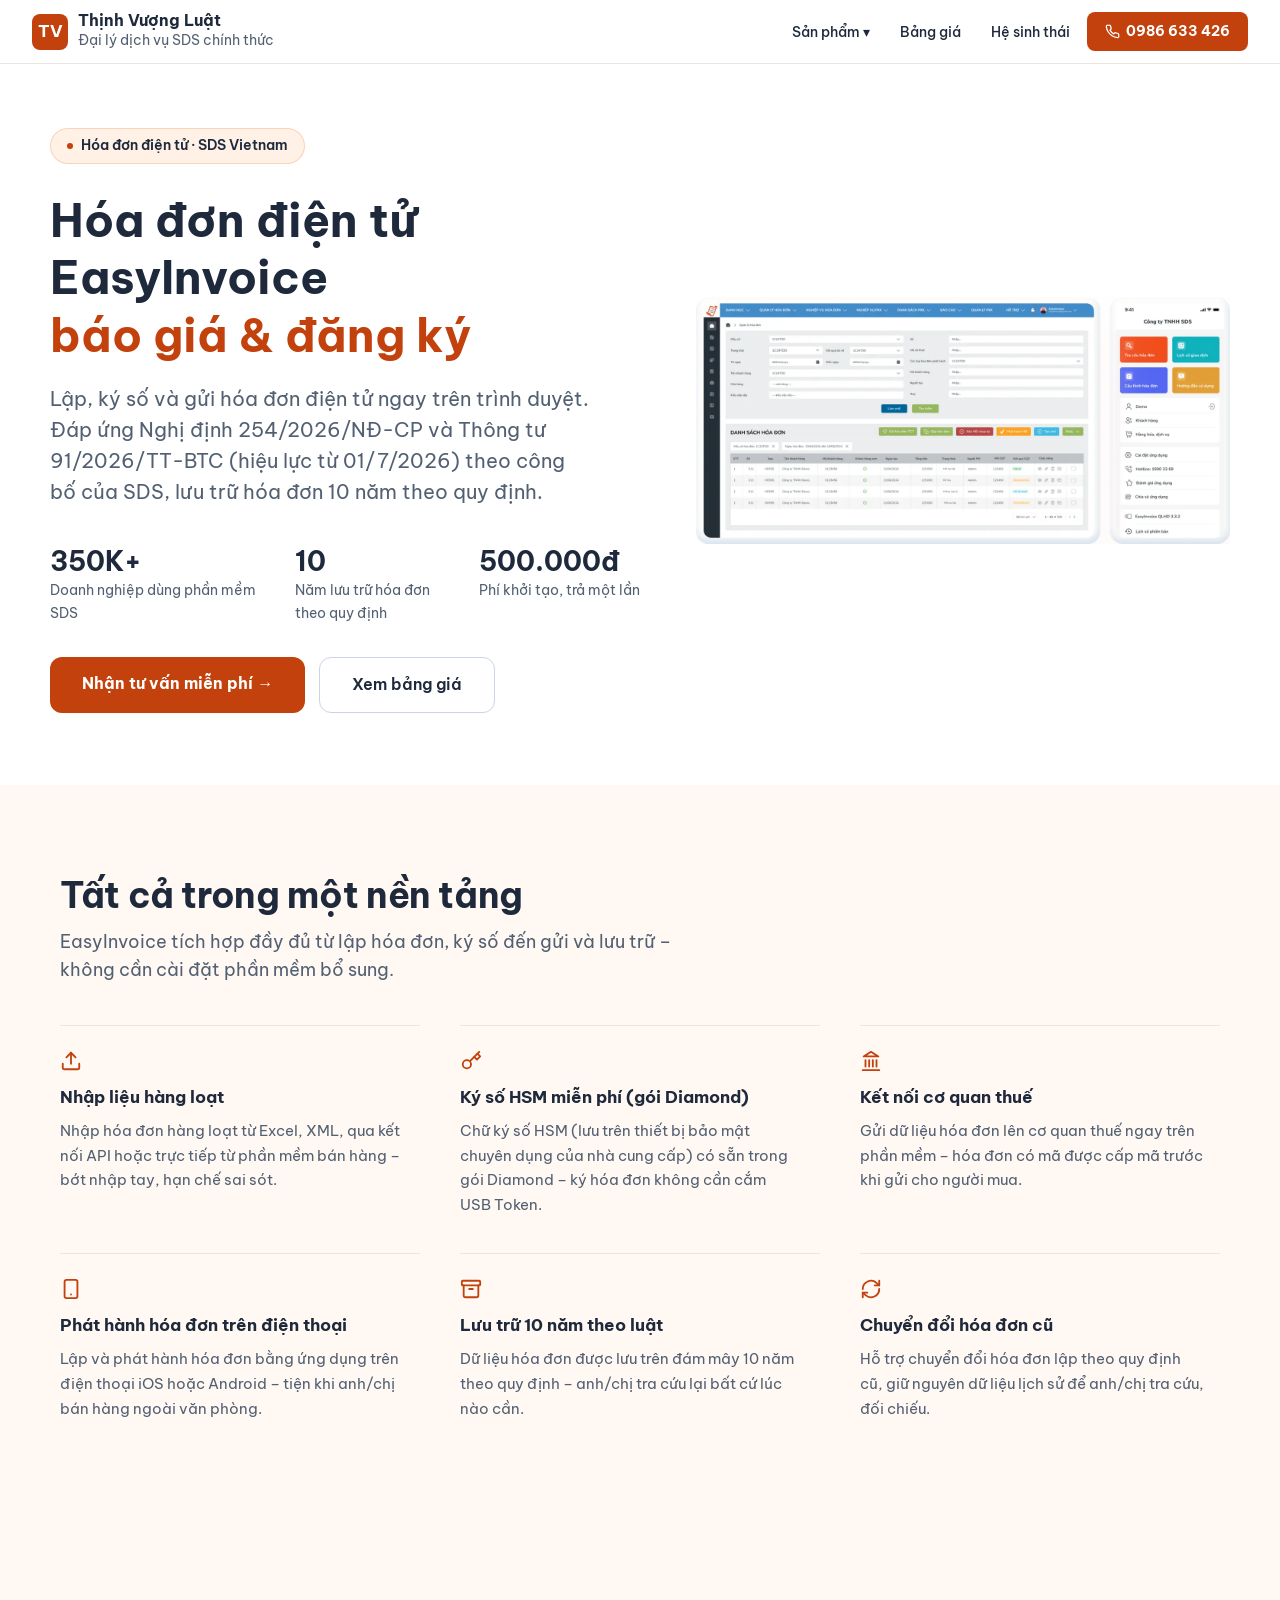
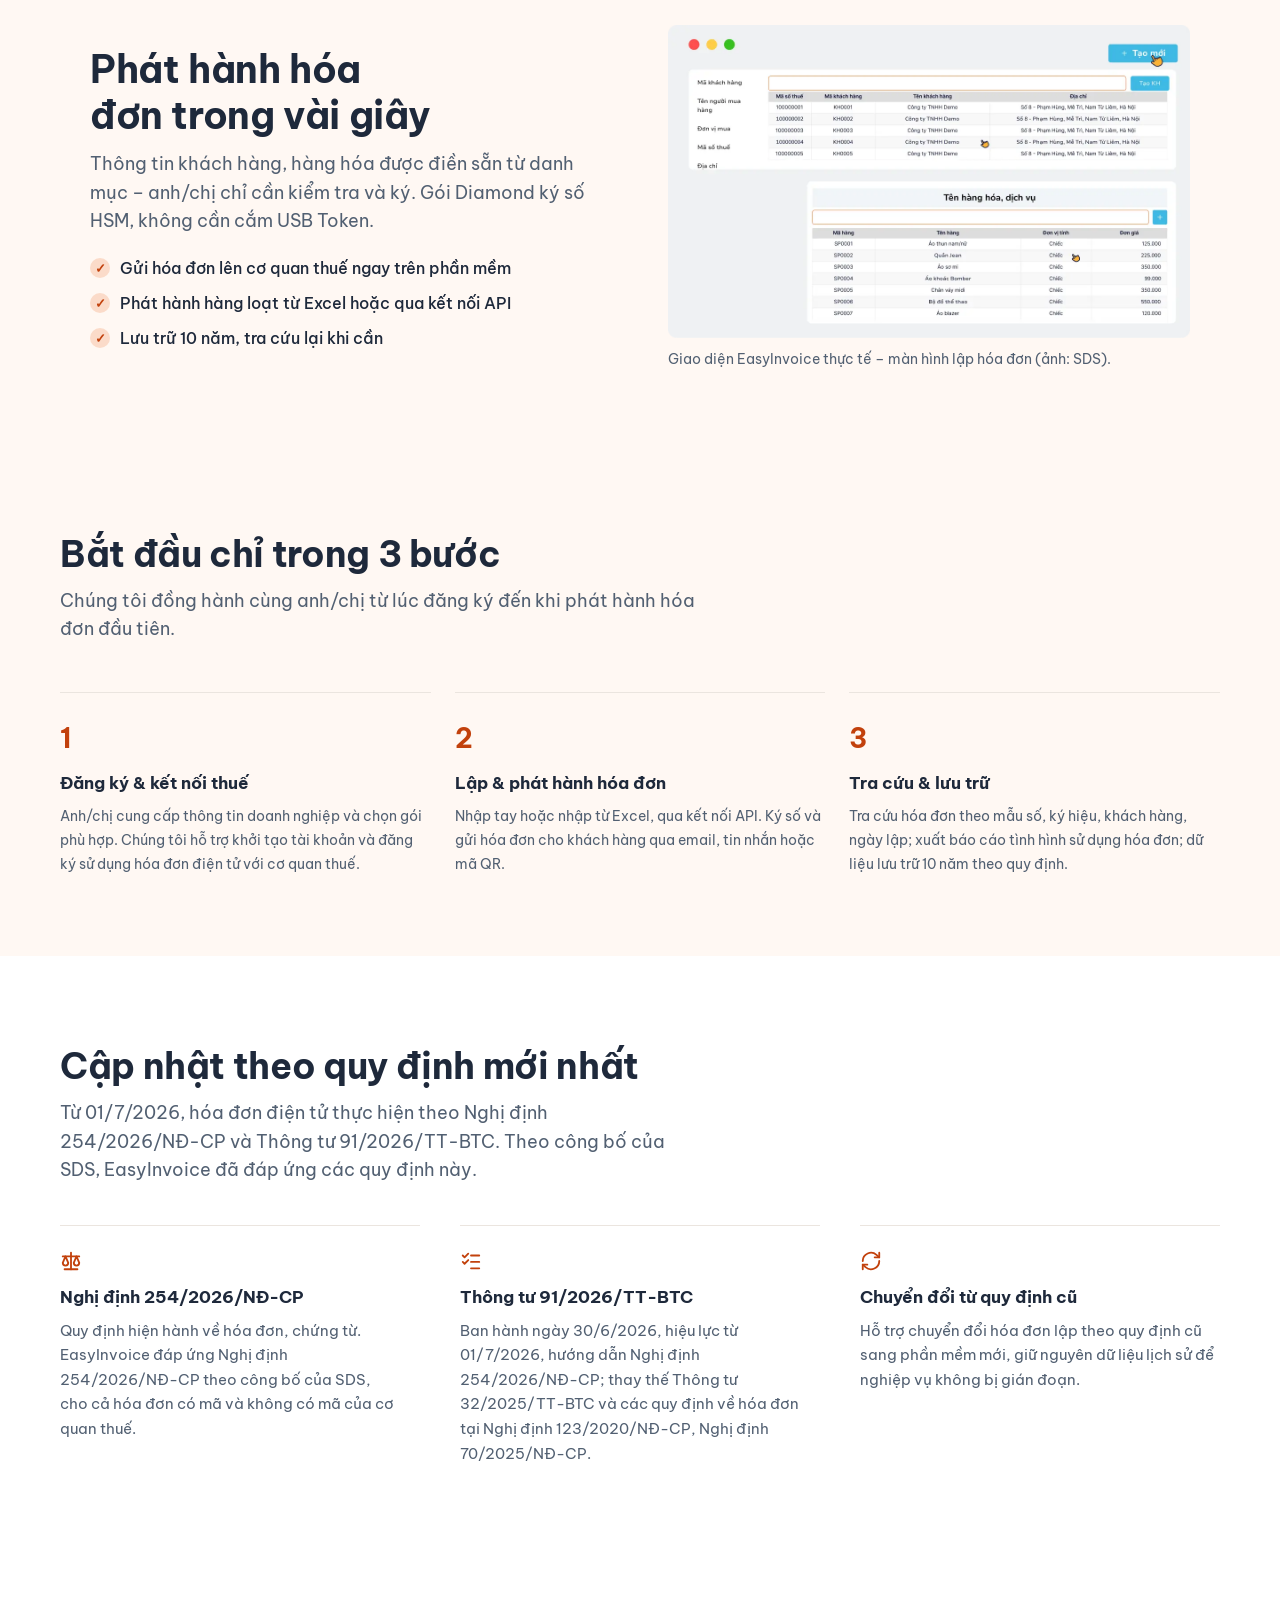
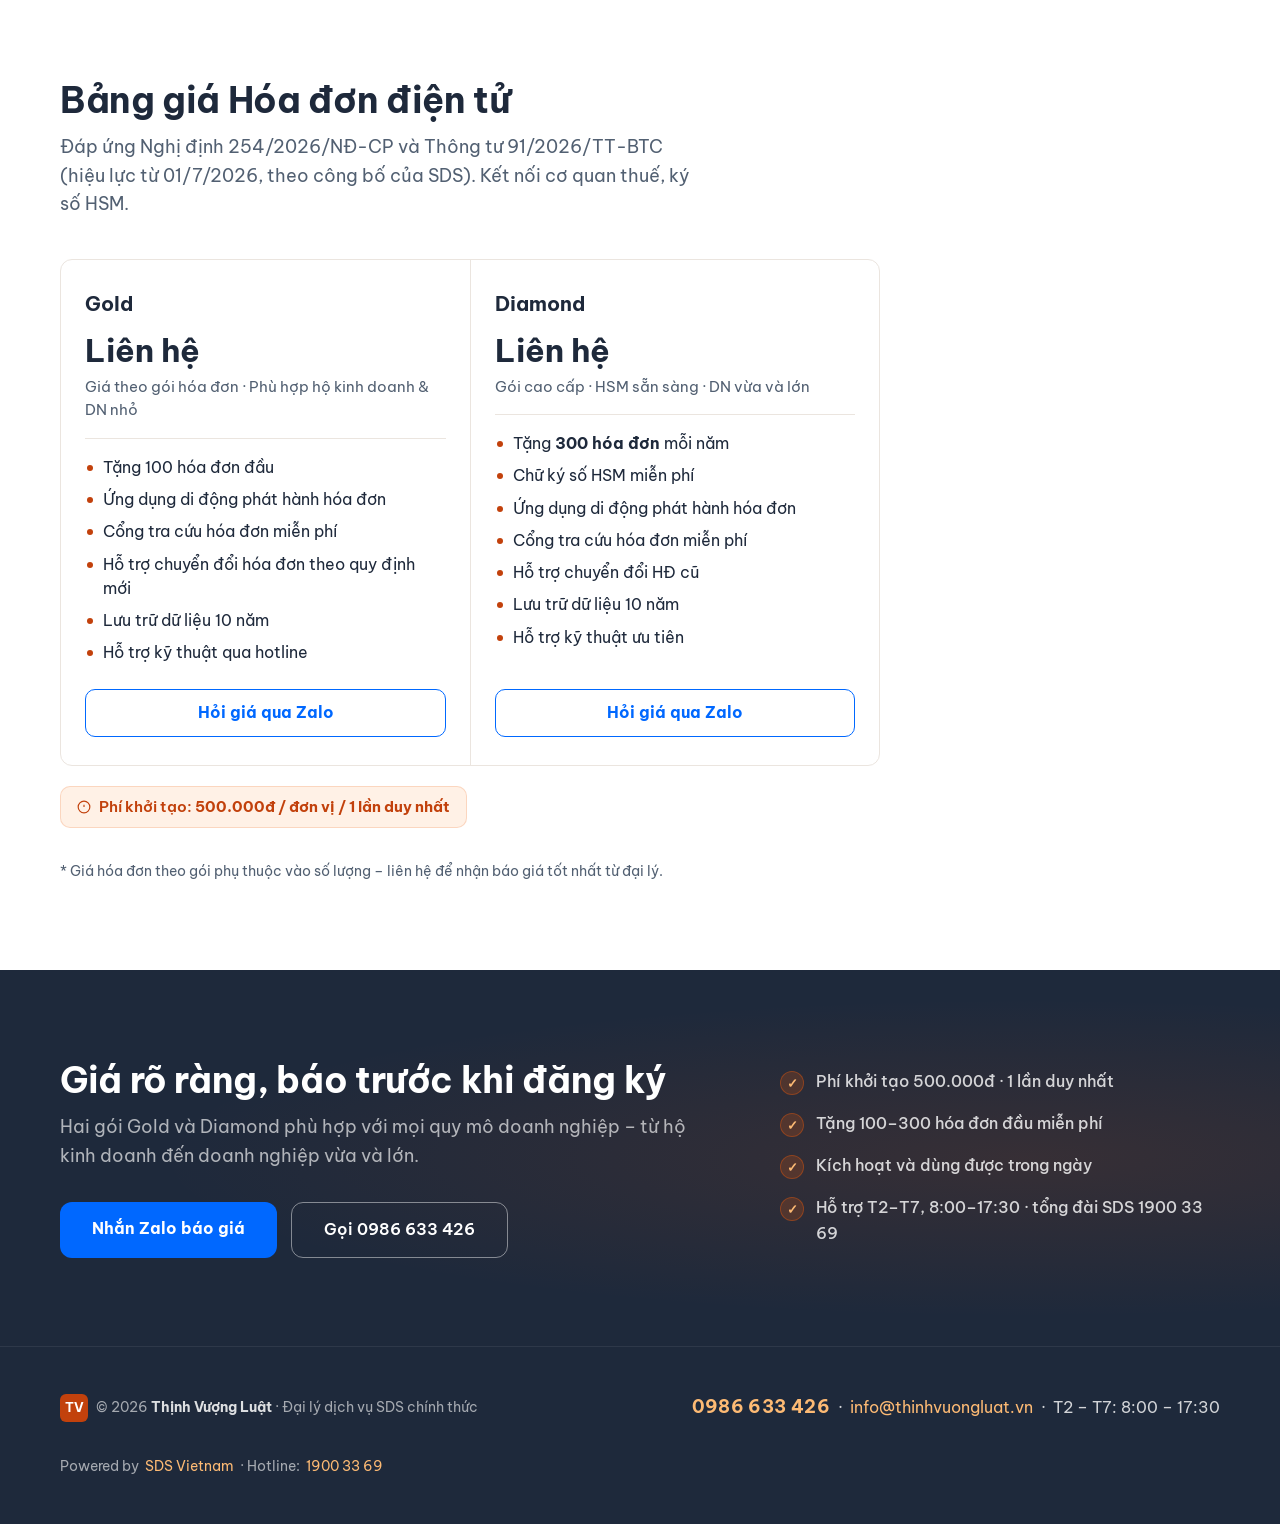
<file: easyinvoice.html>
<!DOCTYPE html>
<html lang="vi" prefix="og: https://ogp.me/ns#">
<head>
  <meta charset="UTF-8" />
  <meta name="viewport" content="width=device-width, initial-scale=1.0" />

  <!-- ── SEO PRIMARY ───────────────────────────── -->
  <title>Giá hóa đơn điện tử EasyInvoice 2026 – Đại lý SDS</title>
  <meta name="description" content="Báo giá EasyInvoice gói Gold, Diamond theo số lượng hóa đơn; phí khởi tạo 500.000đ. Đáp ứng NĐ 254/2026, TT 91/2026 theo công bố của SDS." />
  <meta name="keywords" content="EasyInvoice, hóa đơn điện tử, phần mềm hóa đơn, ký số HSM, hóa đơn điện tử Nghị định 254, Thông tư 91, SDS, Softdreams, đại lý SDS" />
  <meta name="robots" content="index, follow" />
  <meta name="author" content="Thịnh Vượng Luật" />
  <link rel="icon" type="image/png" href="favicon.png" />
  <link rel="apple-touch-icon" href="apple-touch-icon.png" />
  <link rel="canonical" href="https://dat911zz.github.io/thinh-sale-landing-page/easyinvoice.html" />

  <!-- ── OPEN GRAPH ────────────────────────────── -->
  <meta property="og:type" content="website" />
  <meta property="og:locale" content="vi_VN" />
  <meta property="og:url" content="https://dat911zz.github.io/thinh-sale-landing-page/easyinvoice.html" />
  <meta property="og:site_name" content="Thịnh Vượng Luật" />
  <meta property="og:title" content="Giá hóa đơn điện tử EasyInvoice 2026 – Đại lý SDS" />
  <meta property="og:description" content="Báo giá EasyInvoice gói Gold, Diamond theo số lượng hóa đơn; phí khởi tạo 500.000đ. Đáp ứng NĐ 254/2026, TT 91/2026 theo công bố của SDS." />
  <meta property="og:image" content="https://dat911zz.github.io/thinh-sale-landing-page/og/easyinvoice.jpg" />
  <meta property="og:image:width" content="1200" />
  <meta property="og:image:height" content="630" />

  <!-- ── TWITTER CARD ──────────────────────────── -->
  <meta name="twitter:card" content="summary_large_image" />
  <meta name="twitter:title" content="Giá hóa đơn điện tử EasyInvoice 2026 – Đại lý SDS" />
  <meta name="twitter:description" content="Báo giá EasyInvoice gói Gold, Diamond theo số lượng hóa đơn; phí khởi tạo 500.000đ. Đáp ứng NĐ 254/2026, TT 91/2026 theo công bố của SDS." />
  <meta name="twitter:image" content="https://dat911zz.github.io/thinh-sale-landing-page/og/easyinvoice.jpg" />

  <!-- ── JSON-LD ────────────────────────────────── -->
  <script type="application/ld+json">
  {
    "@context": "https://schema.org",
    "@type": "SoftwareApplication",
    "name": "EasyInvoice",
    "applicationCategory": "BusinessApplication",
    "operatingSystem": "Web, iOS, Android",
    "description": "Phần mềm hóa đơn điện tử đáp ứng Nghị định 254/2026/NĐ-CP và Thông tư 91/2026/TT-BTC (hiệu lực từ 01/7/2026) theo công bố của SDS; ký số HSM, lưu trữ hóa đơn 10 năm, kết nối cơ quan thuế.",
    "publisher": { "@type": "Organization", "name": "Softdreams", "url": "https://softdreams.vn" },
    "sameAs": ["https://easyinvoice.vn"]
  }
  </script>
  <script type="application/ld+json">
  {
    "@context": "https://schema.org",
    "@type": "BreadcrumbList",
    "itemListElement": [
      { "@type": "ListItem", "position": 1, "name": "Trang chủ", "item": "https://dat911zz.github.io/thinh-sale-landing-page/" },
      { "@type": "ListItem", "position": 2, "name": "EasyInvoice", "item": "https://dat911zz.github.io/thinh-sale-landing-page/easyinvoice.html" }
    ]
  }
  </script>

  <!-- ── FONTS ─────────────────────────────────── -->
  <link rel="preconnect" href="https://fonts.googleapis.com" />
  <link rel="preconnect" href="https://fonts.gstatic.com" crossorigin />
  <link href="https://fonts.googleapis.com/css2?family=Be+Vietnam+Pro:wght@400;600;700&display=swap" rel="stylesheet" />
  <link rel="stylesheet" href="layout.css?v=2026100511" />
</head>
<body data-product="easyinvoice">

<!-- ══ MOBILE MENU ════════════════════════════ -->
<div class="mobile-menu" id="mobile-menu" role="dialog" aria-modal="true" aria-label="Menu điều hướng">
  <a href="index.html" class="mobile-menu-logo" onclick="closeMenu()">
    <div class="mobile-menu-logo-icon">TV</div>
    <div class="mobile-menu-logo-text">Thịnh Vượng Luật</div>
  </a>
  <button class="mobile-menu-close" onclick="closeMenu()" aria-label="Đóng menu">✕</button>

  <ul class="mobile-nav-links">
    <li><a href="index.html" onclick="closeMenu()">Trang chủ</a></li>
    <li><a href="index.html#easyinvoice" onclick="closeMenu()">Bảng giá</a></li>
    <li><a href="index.html#ecosystem" onclick="closeMenu()">Hệ sinh thái</a></li>
    <li><a href="index.html#contact" onclick="closeMenu()">Liên hệ</a></li>
  </ul>
  <div class="mobile-menu-divider"></div>
  <div class="mobile-menu-section-label">Sản phẩm</div>
  <div class="mobile-dd-group">Hóa đơn điện tử</div>
  <a href="easyinvoice.html" onclick="closeMenu()" class="mobile-product-link"><img src="logos/easyinvoice.png" alt="" class="mobile-product-icon" width="32" height="32" loading="lazy"><span>EasyInvoice</span></a>
  <div class="mobile-dd-group">Chữ ký số</div>
  <a href="easyca.html" onclick="closeMenu()" class="mobile-product-link"><img src="logos/easyca.png" alt="" class="mobile-product-icon" width="32" height="32" loading="lazy"><span>EasyCA</span></a>
  <div class="mobile-dd-group">Kế toán</div>
  <a href="easybooks.html" onclick="closeMenu()" class="mobile-product-link"><img src="logos/easybooks.png" alt="" class="mobile-product-icon" width="32" height="32" loading="lazy"><span>EasyBooks</span></a>
  <div class="mobile-dd-group">Nhân sự</div>
  <a href="easyhrm.html" onclick="closeMenu()" class="mobile-product-link"><img src="logos/easyhrm.png" alt="" class="mobile-product-icon" width="32" height="32" loading="lazy"><span>EasyHRM</span></a>
  <div class="mobile-dd-group">Phần mềm bán hàng</div>
  <a href="easypos.html" onclick="closeMenu()" class="mobile-product-link"><img src="logos/easypos.png" alt="" class="mobile-product-icon" width="32" height="32" loading="lazy"><span>EasyPOS</span></a>
  <div class="mobile-dd-group">Hợp đồng điện tử</div>
  <a href="easydocs.html" onclick="closeMenu()" class="mobile-product-link"><img src="logos/easydocs.png" alt="" class="mobile-product-icon" width="32" height="32" loading="lazy"><span>EasyDocs</span></a>
  
  <div class="mobile-menu-divider"></div>
  <a href="tel:0986633426" class="mobile-menu-cta" onclick="closeMenu()"><svg viewBox="0 0 24 24" width="18" height="18" fill="none" stroke="currentColor" stroke-width="2" stroke-linecap="round" stroke-linejoin="round" aria-hidden="true"><path d="M22 16.9v3a2 2 0 0 1-2.2 2 19.8 19.8 0 0 1-8.6-3.1 19.5 19.5 0 0 1-6-6A19.8 19.8 0 0 1 2.1 4.2 2 2 0 0 1 4.1 2h3a2 2 0 0 1 2 1.7c.1.9.4 1.8.7 2.7a2 2 0 0 1-.5 2.1L8 9.8a16 16 0 0 0 6 6l1.3-1.3a2 2 0 0 1 2.1-.4c.9.3 1.8.6 2.7.7a2 2 0 0 1 1.7 2z"/></svg> Gọi 0986 633 426</a>
  <div class="mobile-menu-socials">
    <a href="https://zalo.me/0986633426" target="_blank" rel="noopener" class="mobile-social-link" aria-label="Zalo"><svg viewBox="0 0 24 24" width="20" height="20" fill="none" stroke="currentColor" stroke-width="2" stroke-linecap="round" stroke-linejoin="round" aria-hidden="true"><path d="M21 12a8 8 0 0 1-11.6 7.1L4 20l1-4.6A8 8 0 1 1 21 12z"/></svg></a>
    <a href="tel:0986633426" class="mobile-social-link" aria-label="Gọi điện"><svg viewBox="0 0 24 24" width="20" height="20" fill="none" stroke="currentColor" stroke-width="2" stroke-linecap="round" stroke-linejoin="round" aria-hidden="true"><path d="M22 16.9v3a2 2 0 0 1-2.2 2 19.8 19.8 0 0 1-8.6-3.1 19.5 19.5 0 0 1-6-6A19.8 19.8 0 0 1 2.1 4.2 2 2 0 0 1 4.1 2h3a2 2 0 0 1 2 1.7c.1.9.4 1.8.7 2.7a2 2 0 0 1-.5 2.1L8 9.8a16 16 0 0 0 6 6l1.3-1.3a2 2 0 0 1 2.1-.4c.9.3 1.8.6 2.7.7a2 2 0 0 1 1.7 2z"/></svg></a>
    <a href="mailto:info@thinhvuongluat.vn" class="mobile-social-link" aria-label="Email"><svg viewBox="0 0 24 24" width="20" height="20" fill="none" stroke="currentColor" stroke-width="2" stroke-linecap="round" stroke-linejoin="round" aria-hidden="true"><rect x="2" y="4" width="20" height="16" rx="2"/><path d="m22 6-10 7L2 6"/></svg></a>
  </div>
</div>

<!-- ══ NAV ═══════════════════════════════════ -->
<nav id="main-nav" role="navigation" aria-label="Điều hướng chính">
  <a href="index.html" class="nav-logo" aria-label="Thịnh Vượng Luật – Trang chủ">
    <div class="nav-logo-icon" aria-hidden="true">TV</div>
    <div>
      <div class="nav-logo-text">Thịnh Vượng Luật</div>
      <div class="nav-logo-sub">Đại lý dịch vụ SDS chính thức</div>
    </div>
  </a>
  <ul class="nav-links" role="list">
    <li class="nav-dropdown">
      <a href="index.html#products" aria-haspopup="true">Sản phẩm ▾</a>
      <ul class="nav-dropdown-menu" role="menu">
        <li class="nav-dd-group">Hóa đơn điện tử</li>
        <li><a href="easyinvoice.html" class="nav-dd-logo-link"><img src="logos/easyinvoice.png" alt="" class="nav-dd-logo" width="20" height="20" loading="lazy"><span class="nav-dd-name">EasyInvoice</span></a></li>
        <li class="nav-dropdown-divider" role="separator"></li>
        <li class="nav-dd-group">Chữ ký số</li>
        <li><a href="easyca.html" class="nav-dd-logo-link"><img src="logos/easyca.png" alt="" class="nav-dd-logo" width="20" height="20" loading="lazy"><span class="nav-dd-name">EasyCA</span></a></li>
        <li class="nav-dropdown-divider" role="separator"></li>
        <li class="nav-dd-group">Kế toán</li>
        <li><a href="easybooks.html" class="nav-dd-logo-link"><img src="logos/easybooks.png" alt="" class="nav-dd-logo" width="20" height="20" loading="lazy"><span class="nav-dd-name">EasyBooks</span></a></li>
        <li class="nav-dropdown-divider" role="separator"></li>
        <li class="nav-dd-group">Nhân sự</li>
        <li><a href="easyhrm.html" class="nav-dd-logo-link"><img src="logos/easyhrm.png" alt="" class="nav-dd-logo" width="20" height="20" loading="lazy"><span class="nav-dd-name">EasyHRM</span></a></li>
        <li class="nav-dropdown-divider" role="separator"></li>
        <li class="nav-dd-group">Phần mềm bán hàng</li>
        <li><a href="easypos.html" class="nav-dd-logo-link"><img src="logos/easypos.png" alt="" class="nav-dd-logo" width="20" height="20" loading="lazy"><span class="nav-dd-name">EasyPOS</span></a></li>
        <li class="nav-dropdown-divider" role="separator"></li>
        <li class="nav-dd-group">Hợp đồng điện tử</li>
        <li><a href="easydocs.html" class="nav-dd-logo-link"><img src="logos/easydocs.png" alt="" class="nav-dd-logo" width="20" height="20" loading="lazy"><span class="nav-dd-name">EasyDocs</span></a></li>
      </ul>
    </li>
    <li><a href="index.html#easyinvoice">Bảng giá</a></li>
    <li><a href="index.html#ecosystem">Hệ sinh thái</a></li>
    <li><a href="tel:0986633426" class="nav-cta"><svg viewBox="0 0 24 24" width="15" height="15" fill="none" stroke="currentColor" stroke-width="2" stroke-linecap="round" stroke-linejoin="round" aria-hidden="true"><path d="M22 16.9v3a2 2 0 0 1-2.2 2 19.8 19.8 0 0 1-8.6-3.1 19.5 19.5 0 0 1-6-6A19.8 19.8 0 0 1 2.1 4.2 2 2 0 0 1 4.1 2h3a2 2 0 0 1 2 1.7c.1.9.4 1.8.7 2.7a2 2 0 0 1-.5 2.1L8 9.8a16 16 0 0 0 6 6l1.3-1.3a2 2 0 0 1 2.1-.4c.9.3 1.8.6 2.7.7a2 2 0 0 1 1.7 2z"/></svg> 0986 633 426</a></li>
  </ul>
  <button class="nav-hamburger" id="nav-hamburger" onclick="toggleMenu()"
          aria-label="Mở menu" aria-expanded="false" aria-controls="mobile-menu">
    <span></span><span></span><span></span>
  </button>
</nav>

<!-- ══ HERO ══════════════════════════════════ -->
<section class="hero" aria-label="EasyInvoice – Hóa đơn điện tử">
  <div class="hero-bg" id="hero-bg" aria-hidden="true"></div>
  <div class="hero-orb hero-orb-1" aria-hidden="true"></div>
  <div class="hero-orb hero-orb-2" aria-hidden="true"></div>
  <div class="hero-orb hero-orb-3" aria-hidden="true"></div>
  <div class="hero-grid" aria-hidden="true"></div>

  <div class="hero-inner">
  <div class="hero-content" id="hero-content">
    <div class="hero-badge">
      <div class="hero-badge-dot"></div>
      <span>Hóa đơn điện tử · SDS Vietnam</span>
    </div>
    <h1>Hóa đơn điện&nbsp;tử EasyInvoice <em>báo giá &amp; đăng ký</em></h1>
    <p class="hero-sub">Lập, ký số và gửi hóa đơn điện tử ngay trên trình duyệt. Đáp ứng Nghị định <span class="nowrap">254/2026/NĐ-CP</span> và Thông tư <span class="nowrap">91/2026/TT-BTC</span> (hiệu lực từ 01/7/2026) theo công bố của SDS, lưu trữ hóa đơn 10 năm theo quy định.</p>
    <div class="hero-stats">
      <div class="hero-stat">
        <div class="hero-stat-num">350K+</div>
        <div class="hero-stat-label">Doanh nghiệp dùng phần mềm SDS</div>
      </div>
      <div class="hero-stat">
        <div class="hero-stat-num">10</div>
        <div class="hero-stat-label">Năm lưu trữ hóa đơn theo quy định</div>
      </div>
      <div class="hero-stat">
        <div class="hero-stat-num">500.000đ</div>
        <div class="hero-stat-label">Phí khởi tạo, trả một lần</div>
      </div>
    </div>
    <div class="hero-btns">
      <a href="index.html#contact" class="btn-primary">Nhận tư vấn miễn phí →</a>
      <a href="#pricing" class="btn-ghost">Xem bảng giá</a>
    </div>
  </div>
    <figure class="hero-visual">
      <img src="images/sds/easyinvoice-list-mobile.webp" width="1400" height="650" fetchpriority="high" alt="Danh sách hóa đơn trên web và ứng dụng di động EasyInvoice" />
    </figure>
  </div>

  <div class="hero-scroll" aria-hidden="true">
    <span>Kéo xuống</span>
    <div class="hero-scroll-arrow"></div>
  </div>
</section>

<!-- ══ FEATURES ══════════════════════════════ -->
<section class="feat-section" aria-labelledby="feat-title">
  <div class="container">
    <div class="section-header center fade-up">
      <div class="section-eyebrow">Tính năng nổi bật</div>
      <h2 class="section-title" id="feat-title">Tất cả trong một nền tảng</h2>
      <p class="section-desc">EasyInvoice tích hợp đầy đủ từ lập hóa đơn, ký số đến gửi và lưu trữ – không cần cài đặt phần mềm bổ sung.</p>
    </div>
    <div class="feat-grid stagger-children">
      <div class="feat-card fade-up">
        <div class="feat-icon"><svg viewBox="0 0 24 24" width="22" height="22" fill="none" stroke="currentColor" stroke-width="2" stroke-linecap="round" stroke-linejoin="round" aria-hidden="true"><path d="M21 15v4a2 2 0 0 1-2 2H5a2 2 0 0 1-2-2v-4"/><path d="m17 8-5-5-5 5"/><path d="M12 3v12"/></svg></div>
        <h3 class="feat-title">Nhập liệu hàng loạt</h3>
        <p class="feat-desc">Nhập hóa đơn hàng loạt từ Excel, XML, qua kết nối API hoặc trực tiếp từ phần mềm bán hàng – bớt nhập tay, hạn chế sai sót.</p>
      </div>
      <div class="feat-card fade-up">
        <div class="feat-icon"><svg viewBox="0 0 24 24" width="22" height="22" fill="none" stroke="currentColor" stroke-width="2" stroke-linecap="round" stroke-linejoin="round" aria-hidden="true"><circle cx="7.5" cy="15.5" r="4.5"/><path d="m21 2-9.6 9.6"/><path d="m15.5 7.5 3 3L22 7l-3-3"/></svg></div>
        <h3 class="feat-title">Ký số HSM miễn phí (gói Diamond)</h3>
        <p class="feat-desc">Chữ ký số HSM (lưu trên thiết bị bảo mật chuyên dụng của nhà cung cấp) có sẵn trong gói Diamond – ký hóa đơn không cần cắm USB Token.</p>
      </div>
      <div class="feat-card fade-up">
        <div class="feat-icon"><svg viewBox="0 0 24 24" width="22" height="22" fill="none" stroke="currentColor" stroke-width="2" stroke-linecap="round" stroke-linejoin="round" aria-hidden="true"><path d="M3 22h18"/><path d="M6 18v-7M10 18v-7M14 18v-7M18 18v-7"/><path d="M12 2 20 7H4z"/></svg></div>
        <h3 class="feat-title">Kết nối cơ quan thuế</h3>
        <p class="feat-desc">Gửi dữ liệu hóa đơn lên cơ quan thuế ngay trên phần mềm – hóa đơn có mã được cấp mã trước khi gửi cho người mua.</p>
      </div>
      <div class="feat-card fade-up">
        <div class="feat-icon"><svg viewBox="0 0 24 24" width="22" height="22" fill="none" stroke="currentColor" stroke-width="2" stroke-linecap="round" stroke-linejoin="round" aria-hidden="true"><rect x="5" y="2" width="14" height="20" rx="2"/><path d="M12 18h.01"/></svg></div>
        <h3 class="feat-title">Phát hành hóa đơn trên điện thoại</h3>
        <p class="feat-desc">Lập và phát hành hóa đơn bằng ứng dụng trên điện thoại iOS hoặc Android – tiện khi anh/chị bán hàng ngoài văn phòng.</p>
      </div>
      <div class="feat-card fade-up">
        <div class="feat-icon"><svg viewBox="0 0 24 24" width="22" height="22" fill="none" stroke="currentColor" stroke-width="2" stroke-linecap="round" stroke-linejoin="round" aria-hidden="true"><rect x="2" y="3" width="20" height="5" rx="1"/><path d="M4 8v11a2 2 0 0 0 2 2h12a2 2 0 0 0 2-2V8"/><path d="M10 12h4"/></svg></div>
        <h3 class="feat-title">Lưu trữ 10 năm theo luật</h3>
        <p class="feat-desc">Dữ liệu hóa đơn được lưu trên đám mây 10 năm theo quy định – anh/chị tra cứu lại bất cứ lúc nào cần.</p>
      </div>
      <div class="feat-card fade-up">
        <div class="feat-icon"><svg viewBox="0 0 24 24" width="22" height="22" fill="none" stroke="currentColor" stroke-width="2" stroke-linecap="round" stroke-linejoin="round" aria-hidden="true"><path d="M3 12a9 9 0 0 1 15-6.7L21 8"/><path d="M21 3v5h-5"/><path d="M21 12a9 9 0 0 1-15 6.7L3 16"/><path d="M8 16H3v5"/></svg></div>
        <h3 class="feat-title">Chuyển đổi hóa đơn cũ</h3>
        <p class="feat-desc">Hỗ trợ chuyển đổi hóa đơn lập theo quy định cũ, giữ nguyên dữ liệu lịch sử để anh/chị tra cứu, đối chiếu.</p>
      </div>
    </div>
  </div>
</section>

<!-- ══ HOW IT WORKS ═══════════════════════════ -->

<!-- ══ SHOWCASE ══════════════════════════════════ -->
<section class="showcase-section" aria-labelledby="sc-title">
  <div class="container">
    <div class="showcase-grid">
      <div class="showcase-text fade-up">
        <div class="section-eyebrow">Giao diện trực quan</div>
        <h2 class="section-title" id="sc-title">Phát hành hóa đơn trong vài giây</h2>
        <p class="section-desc">Thông tin khách hàng, hàng hóa được điền sẵn từ danh mục – anh/chị chỉ cần kiểm tra và ký. Gói Diamond ký số HSM, không cần cắm USB Token.</p>
        <ul class="showcase-checks">
          <li><span class="sc-check" aria-hidden="true">✓</span> Gửi hóa đơn lên cơ quan thuế ngay trên phần mềm</li>
          <li><span class="sc-check" aria-hidden="true">✓</span> Phát hành hàng loạt từ Excel hoặc qua kết nối API</li>
          <li><span class="sc-check" aria-hidden="true">✓</span> Lưu trữ 10 năm, tra cứu lại khi cần</li>
        </ul>
      </div>
      <div class="showcase-visual fade-up">
        <figure class="product-shot product-shot--cutout">
          <img src="images/sds/easyinvoice-create.webp" alt="Màn hình tạo hóa đơn của EasyInvoice: thông tin người mua và bảng hàng hóa, dịch vụ" width="1176" height="706" loading="lazy">
          <figcaption>Giao diện EasyInvoice thực tế – màn hình lập hóa đơn (ảnh: SDS).</figcaption>
        </figure>
      </div>
    </div>
  </div>
</section>

<section class="steps-section" aria-labelledby="steps-title">
  <div class="container">
    <div class="section-header center fade-up">
      <div class="section-eyebrow">Quy trình</div>
      <h2 class="section-title" id="steps-title">Bắt đầu chỉ trong 3 bước</h2>
      <p class="section-desc">Chúng tôi đồng hành cùng anh/chị từ lúc đăng ký đến khi phát hành hóa đơn đầu tiên.</p>
    </div>
    <div class="steps-grid stagger-children">
      <div class="step fade-up">
        <div class="step-icon">1</div>
        <h3 class="step-title">Đăng ký & kết nối thuế</h3>
        <p class="step-desc">Anh/chị cung cấp thông tin doanh nghiệp và chọn gói phù hợp. Chúng tôi hỗ trợ khởi tạo tài khoản và đăng ký sử dụng hóa đơn điện tử với cơ quan thuế.</p>
      </div>
      <div class="step fade-up">
        <div class="step-icon">2</div>
        <h3 class="step-title">Lập & phát hành hóa đơn</h3>
        <p class="step-desc">Nhập tay hoặc nhập từ Excel, qua kết nối API. Ký số và gửi hóa đơn cho khách hàng qua email, tin nhắn hoặc mã QR.</p>
      </div>
      <div class="step fade-up">
        <div class="step-icon">3</div>
        <h3 class="step-title">Tra cứu & lưu trữ</h3>
        <p class="step-desc">Tra cứu hóa đơn theo mẫu số, ký hiệu, khách hàng, ngày lập; xuất báo cáo tình hình sử dụng hóa đơn; dữ liệu lưu trữ 10 năm theo quy định.</p>
      </div>
    </div>
  </div>
</section>

<!-- ══ COMPLIANCE ═════════════════════════════ -->
<section class="feat-section light" aria-labelledby="comply-title">
  <div class="container">
    <div class="section-header center fade-up">
      <div class="section-eyebrow">Tuân thủ pháp lý</div>
      <h2 class="section-title" id="comply-title">Cập nhật theo quy định mới nhất</h2>
      <p class="section-desc">Từ 01/7/2026, hóa đơn điện tử thực hiện theo Nghị định <span class="nowrap">254/2026/NĐ-CP</span> và Thông tư <span class="nowrap">91/2026/TT-BTC</span>. Theo công bố của SDS, EasyInvoice đã đáp ứng các quy định này.</p>
    </div>
    <div class="feat-grid stagger-children">
      <div class="feat-card fade-up">
        <div class="feat-icon"><svg viewBox="0 0 24 24" width="22" height="22" fill="none" stroke="currentColor" stroke-width="2" stroke-linecap="round" stroke-linejoin="round" aria-hidden="true"><path d="M12 3v18"/><path d="M5 21h14"/><path d="M3 7h18"/><path d="m6 7-3 7a3 3 0 0 0 6 0z"/><path d="m18 7-3 7a3 3 0 0 0 6 0z"/></svg></div>
        <h3 class="feat-title">Nghị định <span class="nowrap">254/2026/NĐ-CP</span></h3>
        <p class="feat-desc">Quy định hiện hành về hóa đơn, chứng từ. EasyInvoice đáp ứng Nghị định <span class="nowrap">254/2026/NĐ-CP</span> theo công bố của SDS, cho cả hóa đơn có mã và không có mã của cơ quan thuế.</p>
      </div>
      <div class="feat-card fade-up">
        <div class="feat-icon"><svg viewBox="0 0 24 24" width="22" height="22" fill="none" stroke="currentColor" stroke-width="2" stroke-linecap="round" stroke-linejoin="round" aria-hidden="true"><path d="m3 6 2 2 4-4"/><path d="m3 13 2 2 4-4"/><path d="M12 6h9M12 13h9M12 20h9"/></svg></div>
        <h3 class="feat-title">Thông tư <span class="nowrap">91/2026/TT-BTC</span></h3>
        <p class="feat-desc">Ban hành ngày 30/6/2026, hiệu lực từ 01/7/2026, hướng dẫn Nghị định <span class="nowrap">254/2026/NĐ-CP</span>; thay thế Thông tư <span class="nowrap">32/2025/TT-BTC</span> và các quy định về hóa đơn tại Nghị định <span class="nowrap">123/2020/NĐ-CP</span>, Nghị định <span class="nowrap">70/2025/NĐ-CP</span>.</p>
      </div>
      <div class="feat-card fade-up">
        <div class="feat-icon"><svg viewBox="0 0 24 24" width="22" height="22" fill="none" stroke="currentColor" stroke-width="2" stroke-linecap="round" stroke-linejoin="round" aria-hidden="true"><path d="M3 12a9 9 0 0 1 15-6.7L21 8"/><path d="M21 3v5h-5"/><path d="M21 12a9 9 0 0 1-15 6.7L3 16"/><path d="M8 16H3v5"/></svg></div>
        <h3 class="feat-title">Chuyển đổi từ quy định cũ</h3>
        <p class="feat-desc">Hỗ trợ chuyển đổi hóa đơn lập theo quy định cũ sang phần mềm mới, giữ nguyên dữ liệu lịch sử để nghiệp vụ không bị gián đoạn.</p>
      </div>
    </div>
  </div>
</section>

<!-- ══ PRICING CTA ════════════════════════════ -->

<!-- ══ PRICING ══════════════════════════════════ -->
<section class="pricing-section-wrap" id="pricing" aria-labelledby="pp-title">
  <div class="container">
    <div class="section-header center fade-up">
      <div class="section-eyebrow">Bảng giá</div>
      <h2 class="section-title" id="pp-title">Chọn gói phù hợp</h2>
      <p class="section-desc" id="pp-desc"></p>
    </div>
    <div class="year-tabs" id="pp-year-tabs" role="tablist" aria-label="Chọn kỳ hạn" hidden></div>
    <div id="pp-grid"><!-- rendered by product-pricing.js --></div>
    <div class="setup-fee-tag" id="pp-setup-fee" hidden>
      <svg viewBox="0 0 24 24" fill="none" stroke="currentColor" stroke-width="2" aria-hidden="true">
        <circle cx="12" cy="12" r="10"/><line x1="12" y1="8" x2="12" y2="12"/><line x1="12" y1="16" x2="12.01" y2="16"/>
      </svg>
      <span></span>
    </div>
    <p id="pp-disclaimer" style="font-size:.82rem;color:var(--muted);margin-top:16px;text-align:center"></p>
  </div>
</section>

<section class="pricing-cta-section" aria-labelledby="pcta-title">
  <div class="container">
    <div class="pricing-cta-inner">
      <div class="pricing-cta-content fade-up">
        <div class="section-eyebrow">Bảng giá</div>
        <h2 class="section-title" id="pcta-title">Giá rõ ràng, báo trước khi đăng ký</h2>
        <p class="section-desc">Hai gói Gold và Diamond phù hợp với mọi quy mô doanh nghiệp – từ hộ kinh doanh đến doanh nghiệp vừa và lớn.</p>
        <div class="pricing-cta-btns">
          <a href="https://zalo.me/0986633426" target="_blank" rel="noopener" class="btn-zalo">Nhắn Zalo báo giá</a>
          <a href="tel:0986633426" class="btn-ghost">Gọi 0986 633 426</a>
        </div>
      </div>
      <div class="pricing-cta-highlights fade-up">
        <div class="pch-item">
          <span class="pch-check">✓</span>
          <span>Phí khởi tạo 500.000đ · 1 lần duy nhất</span>
        </div>
        <div class="pch-item">
          <span class="pch-check">✓</span>
          <span>Tặng 100–300 hóa đơn đầu miễn phí</span>
        </div>
        <div class="pch-item">
          <span class="pch-check">✓</span>
          <span>Kích hoạt và dùng được trong ngày</span>
        </div>
        <div class="pch-item">
          <span class="pch-check">✓</span>
          <span>Hỗ trợ T2–T7, 8:00–17:30 · tổng đài SDS 1900 33 69</span>
        </div>
      </div>
    </div>
  </div>
</section>

<!-- ══ FOOTER ═════════════════════════════════ -->
<!-- ══ STICKY CTA (mobile only) ════════════════════ -->
<div class="sticky-cta" id="sticky-cta">
  <a href="tel:0986633426" class="sticky-cta-btn sticky-cta-call"><svg viewBox="0 0 24 24" width="18" height="18" fill="none" stroke="currentColor" stroke-width="2" stroke-linecap="round" stroke-linejoin="round" aria-hidden="true"><path d="M22 16.9v3a2 2 0 0 1-2.2 2 19.8 19.8 0 0 1-8.6-3.1 19.5 19.5 0 0 1-6-6A19.8 19.8 0 0 1 2.1 4.2 2 2 0 0 1 4.1 2h3a2 2 0 0 1 2 1.7c.1.9.4 1.8.7 2.7a2 2 0 0 1-.5 2.1L8 9.8a16 16 0 0 0 6 6l1.3-1.3a2 2 0 0 1 2.1-.4c.9.3 1.8.6 2.7.7a2 2 0 0 1 1.7 2z"/></svg> Gọi ngay</a>
  <a href="https://zalo.me/0986633426" target="_blank" rel="noopener" class="sticky-cta-btn"><svg viewBox="0 0 24 24" width="18" height="18" fill="none" stroke="currentColor" stroke-width="2" stroke-linecap="round" stroke-linejoin="round" aria-hidden="true"><path d="M21 12a8 8 0 0 1-11.6 7.1L4 20l1-4.6A8 8 0 1 1 21 12z"/></svg> Nhắn Zalo</a>
</div>

<footer>
  <div class="footer-inner">
    <div class="footer-logo">
      <div class="footer-logo-icon">TV</div>
      <div class="footer-logo-text">
        © <span class="footer-year">2026</span> <strong>Thịnh Vượng Luật</strong> · Đại lý dịch vụ SDS chính thức
      </div>
    </div>
    <div class="footer-contact">
      <a href="tel:0986633426"><strong>0986 633 426</strong></a>
      <span class="sep">·</span> <a href="mailto:info@thinhvuongluat.vn">info@thinhvuongluat.vn</a>
      <span class="sep">·</span> T2 – T7: 8:00 – 17:30
    </div>
    <div class="footer-sds">
      Powered by <a href="https://softdreams.vn" target="_blank" rel="noopener noreferrer">SDS Vietnam</a>
      · Hotline: <a href="tel:190033369">1900 33 69</a>
    </div>
  </div>
</footer>

<!-- ══ SCROLL TO TOP ══════════════════════════ -->
<button class="scroll-top-btn" id="scroll-top-btn" aria-label="Lên đầu trang" title="Lên đầu trang">↑</button>

<script src="layout.js?v=2026100511"></script>
<script src="product-pricing.js?v=2026100511"></script>
</body>
</html>
</file>
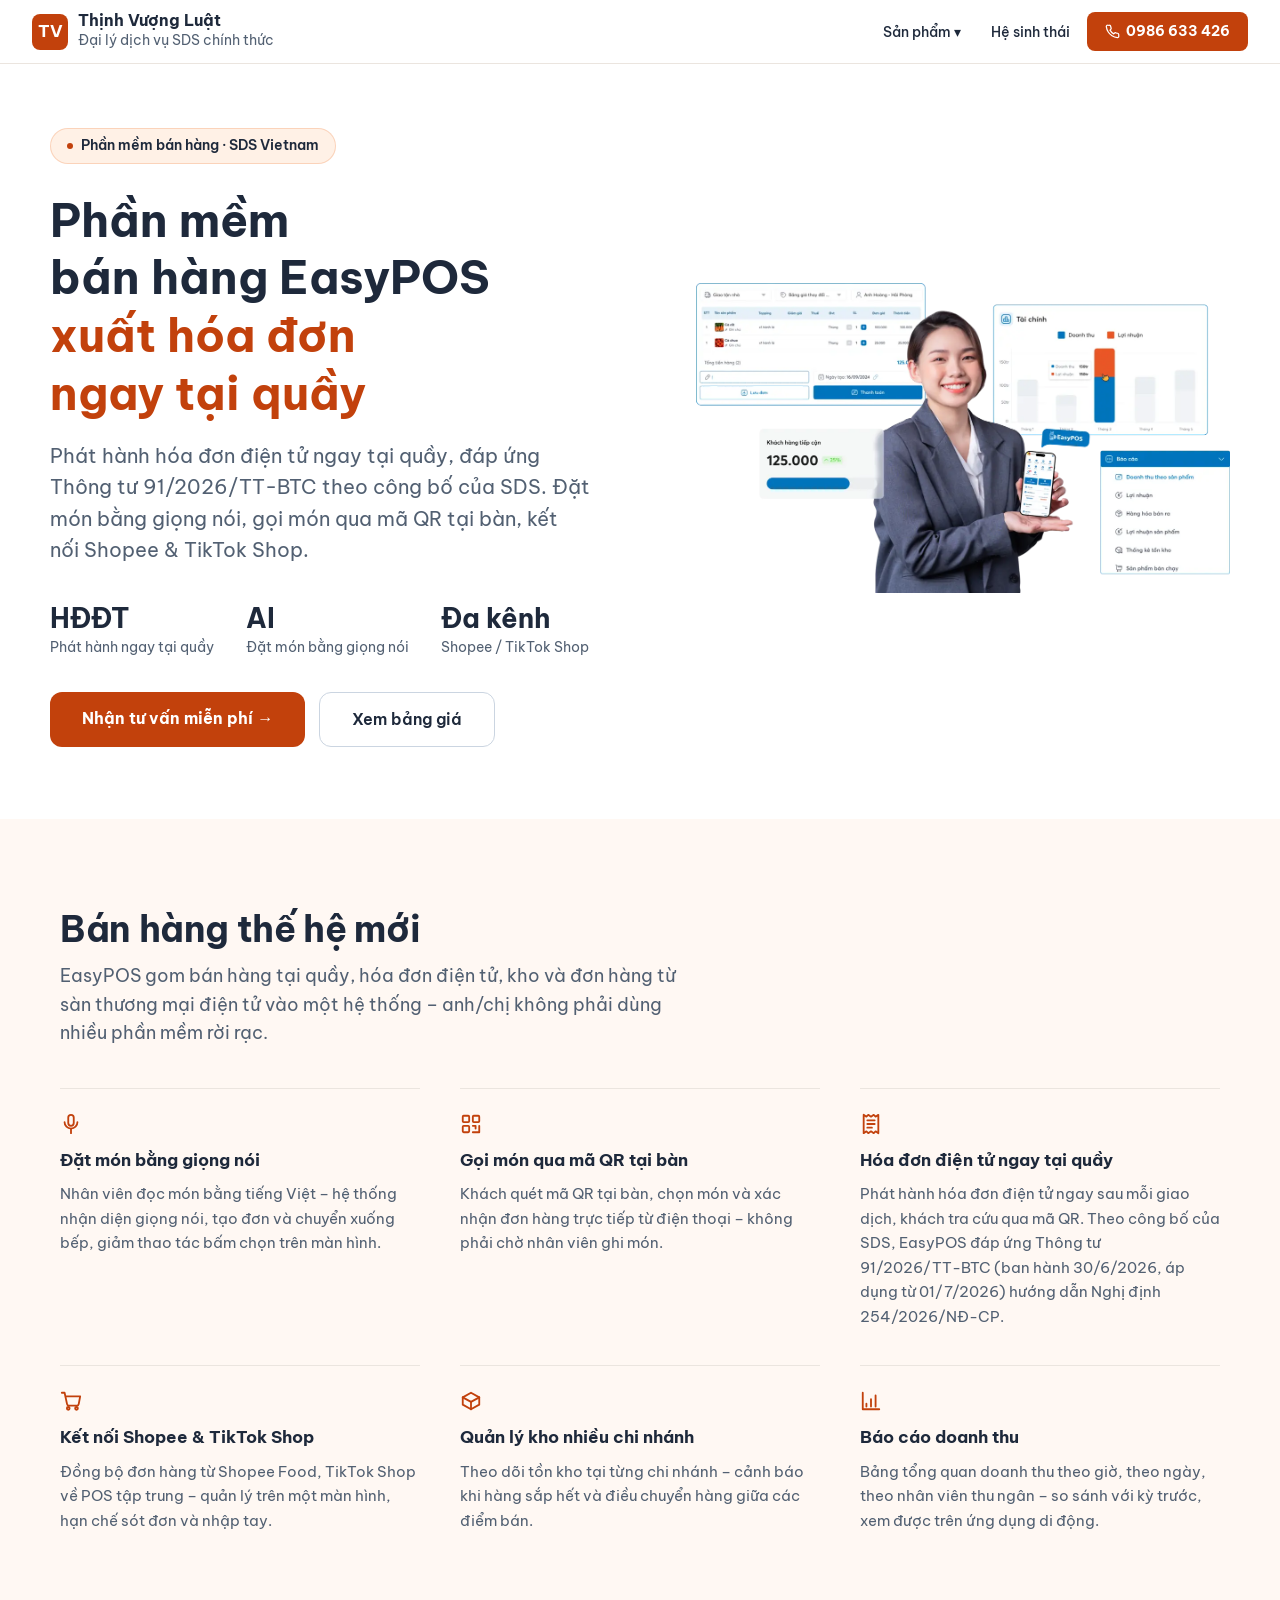
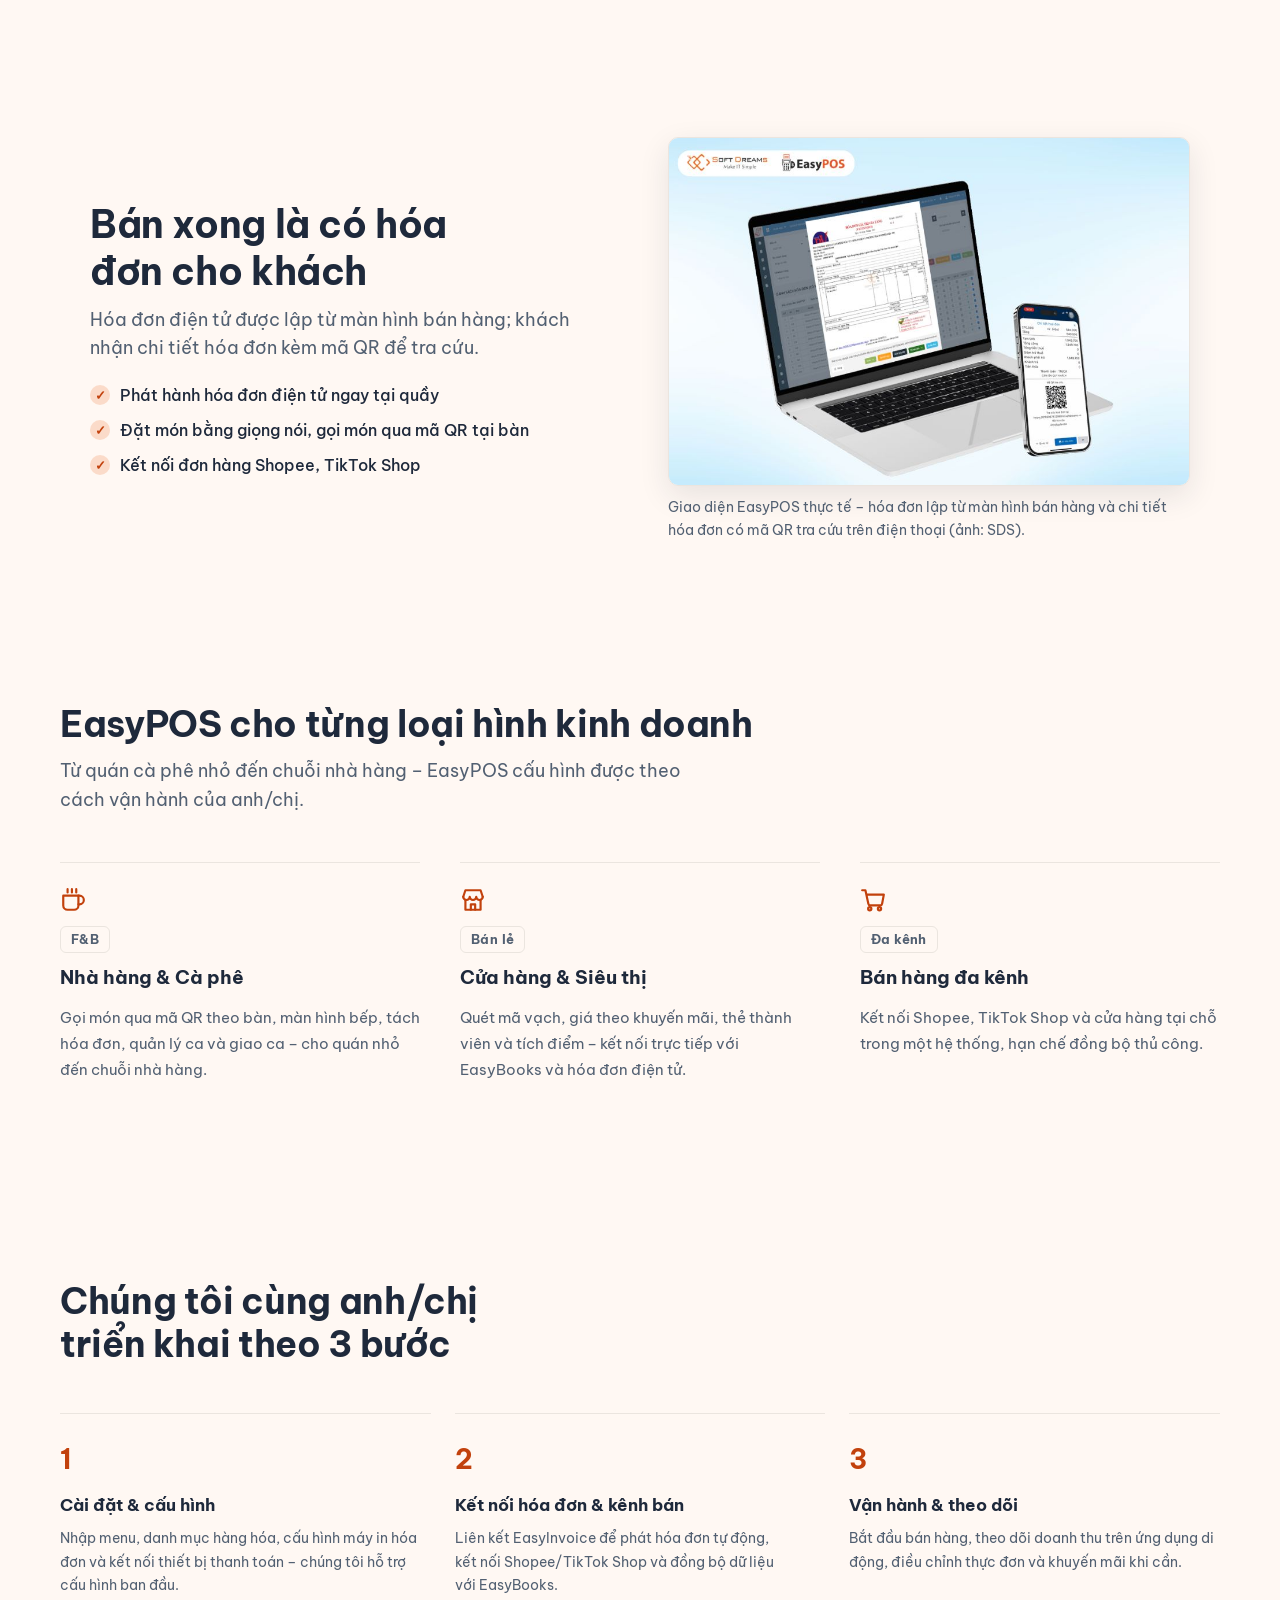
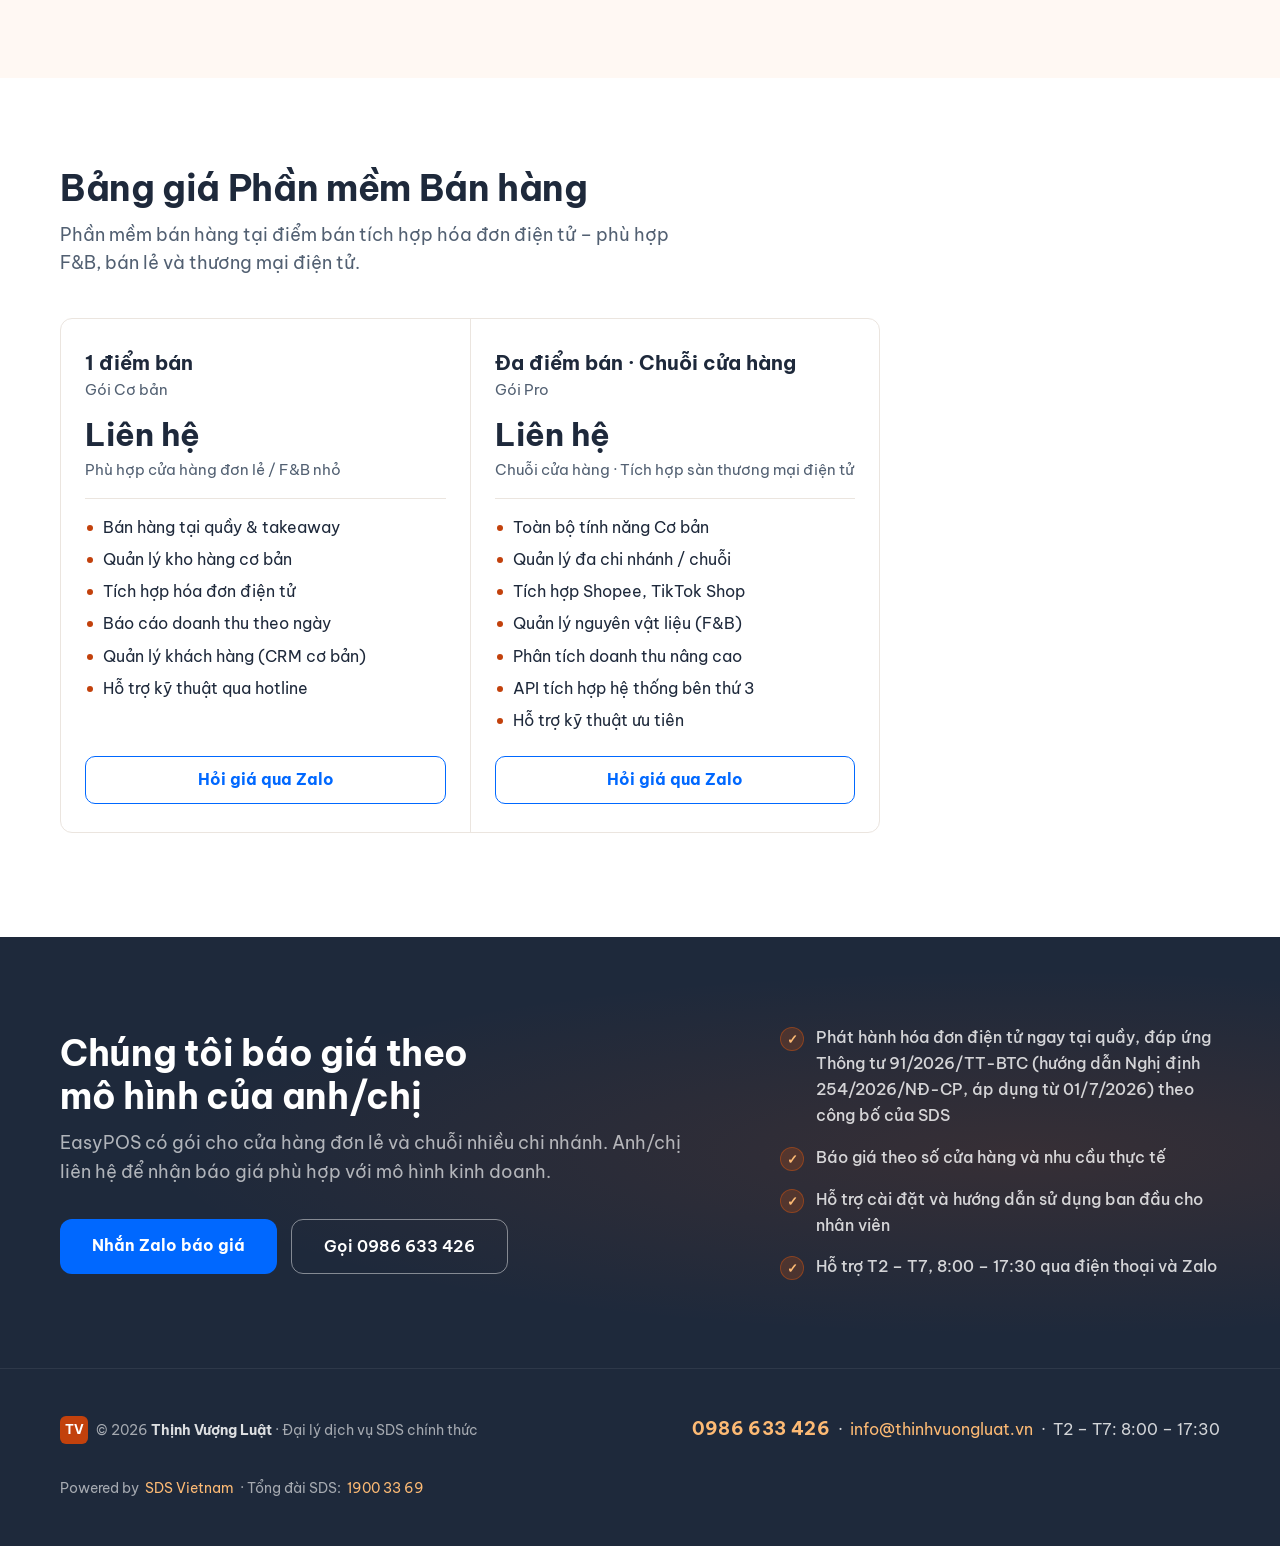
<file: easypos.html>
<!DOCTYPE html>
<html lang="vi" prefix="og: https://ogp.me/ns#">
<head>
  <meta charset="UTF-8" />
  <meta name="viewport" content="width=device-width, initial-scale=1.0" />

  <!-- ── SEO PRIMARY ───────────────────────────── -->
  <title>Phần mềm bán hàng EasyPOS tích hợp hóa đơn điện tử</title>
  <meta name="description" content="EasyPOS: phần mềm bán hàng tại quầy, lập hóa đơn điện tử ngay từ màn hình bán hàng. Đại lý SDS báo giá theo mô hình cửa hàng." />
  <meta name="keywords" content="EasyPOS, phần mềm bán hàng, POS, hóa đơn điện tử, quản lý bán hàng, AI đặt món, QR order, Shopee, TikTok Shop, SDS, Softdreams" />
  <meta name="robots" content="index, follow" />
  <meta name="author" content="Thịnh Vượng Luật" />
  <link rel="icon" type="image/png" href="favicon.png" />
  <link rel="apple-touch-icon" href="apple-touch-icon.png" />
  <link rel="canonical" href="https://dat911zz.github.io/thinh-sale-landing-page/easypos.html" />

  <!-- ── OPEN GRAPH ────────────────────────────── -->
  <meta property="og:type" content="website" />
  <meta property="og:locale" content="vi_VN" />
  <meta property="og:url" content="https://dat911zz.github.io/thinh-sale-landing-page/easypos.html" />
  <meta property="og:site_name" content="Thịnh Vượng Luật" />
  <meta property="og:title" content="Phần mềm bán hàng EasyPOS tích hợp hóa đơn điện tử" />
  <meta property="og:description" content="EasyPOS: phần mềm bán hàng tại quầy, lập hóa đơn điện tử ngay từ màn hình bán hàng. Đại lý SDS báo giá theo mô hình cửa hàng." />
  <meta property="og:image" content="https://dat911zz.github.io/thinh-sale-landing-page/og/easypos.jpg" />
  <meta property="og:image:width" content="1200" />
  <meta property="og:image:height" content="630" />

  <!-- ── TWITTER CARD ──────────────────────────── -->
  <meta name="twitter:card" content="summary_large_image" />
  <meta name="twitter:title" content="Phần mềm bán hàng EasyPOS tích hợp hóa đơn điện tử" />
  <meta name="twitter:description" content="EasyPOS: phần mềm bán hàng tại quầy, lập hóa đơn điện tử ngay từ màn hình bán hàng. Đại lý SDS báo giá theo mô hình cửa hàng." />
  <meta name="twitter:image" content="https://dat911zz.github.io/thinh-sale-landing-page/og/easypos.jpg" />

  <!-- ── JSON-LD ────────────────────────────────── -->
  <script type="application/ld+json">
  {
    "@context": "https://schema.org",
    "@type": "SoftwareApplication",
    "name": "EasyPOS",
    "applicationCategory": "BusinessApplication",
    "operatingSystem": "Web, iOS, Android, Windows",
    "description": "Phần mềm bán hàng tại quầy tích hợp hóa đơn điện tử. Đặt món bằng giọng nói, gọi món qua mã QR tại bàn, kết nối Shopee/TikTok Shop, quản lý kho nhiều chi nhánh, báo cáo doanh thu.",
    "publisher": { "@type": "Organization", "name": "Softdreams", "url": "https://softdreams.vn" }
  }
  </script>
  <script type="application/ld+json">
  {
    "@context": "https://schema.org",
    "@type": "BreadcrumbList",
    "itemListElement": [
      { "@type": "ListItem", "position": 1, "name": "Trang chủ", "item": "https://dat911zz.github.io/thinh-sale-landing-page/" },
      { "@type": "ListItem", "position": 2, "name": "EasyPOS", "item": "https://dat911zz.github.io/thinh-sale-landing-page/easypos.html" }
    ]
  }
  </script>

  <!-- ── FONTS ─────────────────────────────────── -->
  <link rel="preconnect" href="https://fonts.googleapis.com" />
  <link rel="preconnect" href="https://fonts.gstatic.com" crossorigin />
  <link href="https://fonts.googleapis.com/css2?family=Be+Vietnam+Pro:wght@400;600;700&display=swap" rel="stylesheet" />
  <link rel="stylesheet" href="layout.css?v=2026100511" />
</head>
<body data-product="easypos">

<!-- ══ MOBILE MENU ════════════════════════════ -->
<div class="mobile-menu" id="mobile-menu" role="dialog" aria-modal="true" aria-label="Menu điều hướng">
  <a href="index.html" class="mobile-menu-logo" onclick="closeMenu()">
    <div class="mobile-menu-logo-icon">TV</div>
    <div class="mobile-menu-logo-text">Thịnh Vượng Luật</div>
  </a>
  <button class="mobile-menu-close" onclick="closeMenu()" aria-label="Đóng menu">✕</button>
  <ul class="mobile-nav-links">
    <li><a href="index.html" onclick="closeMenu()">Trang chủ</a></li>
    <li><a href="index.html#ecosystem" onclick="closeMenu()">Hệ sinh thái</a></li>
    <li><a href="index.html#contact" onclick="closeMenu()">Liên hệ</a></li>
  </ul>
  <div class="mobile-menu-divider"></div>
  <div class="mobile-menu-section-label">Sản phẩm</div>
  <div class="mobile-dd-group">Hóa đơn điện tử</div>
  <a href="easyinvoice.html" onclick="closeMenu()" class="mobile-product-link"><img src="logos/easyinvoice.png" alt="" class="mobile-product-icon" width="32" height="32" loading="lazy"><span>EasyInvoice</span></a>
  <div class="mobile-dd-group">Chữ ký số</div>
  <a href="easyca.html" onclick="closeMenu()" class="mobile-product-link"><img src="logos/easyca.png" alt="" class="mobile-product-icon" width="32" height="32" loading="lazy"><span>EasyCA</span></a>
  <div class="mobile-dd-group">Kế toán</div>
  <a href="easybooks.html" onclick="closeMenu()" class="mobile-product-link"><img src="logos/easybooks.png" alt="" class="mobile-product-icon" width="32" height="32" loading="lazy"><span>EasyBooks</span></a>
  <div class="mobile-dd-group">Nhân sự</div>
  <a href="easyhrm.html" onclick="closeMenu()" class="mobile-product-link"><img src="logos/easyhrm.png" alt="" class="mobile-product-icon" width="32" height="32" loading="lazy"><span>EasyHRM</span></a>
  <div class="mobile-dd-group">Phần mềm bán hàng</div>
  <a href="easypos.html" onclick="closeMenu()" class="mobile-product-link"><img src="logos/easypos.png" alt="" class="mobile-product-icon" width="32" height="32" loading="lazy"><span>EasyPOS</span></a>
  <div class="mobile-dd-group">Hợp đồng điện tử</div>
  <a href="easydocs.html" onclick="closeMenu()" class="mobile-product-link"><img src="logos/easydocs.png" alt="" class="mobile-product-icon" width="32" height="32" loading="lazy"><span>EasyDocs</span></a>
  
  <div class="mobile-menu-divider"></div>
  <a href="tel:0986633426" class="mobile-menu-cta" onclick="closeMenu()"><svg viewBox="0 0 24 24" width="18" height="18" fill="none" stroke="currentColor" stroke-width="2" stroke-linecap="round" stroke-linejoin="round" aria-hidden="true"><path d="M22 16.9v3a2 2 0 0 1-2.2 2 19.8 19.8 0 0 1-8.6-3.1 19.5 19.5 0 0 1-6-6A19.8 19.8 0 0 1 2.1 4.2 2 2 0 0 1 4.1 2h3a2 2 0 0 1 2 1.7c.1.9.4 1.8.7 2.7a2 2 0 0 1-.5 2.1L8 9.8a16 16 0 0 0 6 6l1.3-1.3a2 2 0 0 1 2.1-.4c.9.3 1.8.6 2.7.7a2 2 0 0 1 1.7 2z"/></svg> Gọi 0986 633 426</a>
  <div class="mobile-menu-socials">
    <a href="https://zalo.me/0986633426" target="_blank" rel="noopener" class="mobile-social-link" aria-label="Zalo"><svg viewBox="0 0 24 24" width="20" height="20" fill="none" stroke="currentColor" stroke-width="2" stroke-linecap="round" stroke-linejoin="round" aria-hidden="true"><path d="M21 12a8 8 0 0 1-11.6 7.1L4 20l1-4.6A8 8 0 1 1 21 12z"/></svg></a>
    <a href="tel:0986633426" class="mobile-social-link" aria-label="Gọi điện"><svg viewBox="0 0 24 24" width="20" height="20" fill="none" stroke="currentColor" stroke-width="2" stroke-linecap="round" stroke-linejoin="round" aria-hidden="true"><path d="M22 16.9v3a2 2 0 0 1-2.2 2 19.8 19.8 0 0 1-8.6-3.1 19.5 19.5 0 0 1-6-6A19.8 19.8 0 0 1 2.1 4.2 2 2 0 0 1 4.1 2h3a2 2 0 0 1 2 1.7c.1.9.4 1.8.7 2.7a2 2 0 0 1-.5 2.1L8 9.8a16 16 0 0 0 6 6l1.3-1.3a2 2 0 0 1 2.1-.4c.9.3 1.8.6 2.7.7a2 2 0 0 1 1.7 2z"/></svg></a>
    <a href="mailto:info@thinhvuongluat.vn" class="mobile-social-link" aria-label="Email"><svg viewBox="0 0 24 24" width="20" height="20" fill="none" stroke="currentColor" stroke-width="2" stroke-linecap="round" stroke-linejoin="round" aria-hidden="true"><rect x="2" y="4" width="20" height="16" rx="2"/><path d="m22 6-10 7L2 6"/></svg></a>
  </div>
</div>

<!-- ══ NAV ═══════════════════════════════════ -->
<nav id="main-nav" role="navigation" aria-label="Điều hướng chính">
  <a href="index.html" class="nav-logo" aria-label="Thịnh Vượng Luật – Trang chủ">
    <div class="nav-logo-icon" aria-hidden="true">TV</div>
    <div>
      <div class="nav-logo-text">Thịnh Vượng Luật</div>
      <div class="nav-logo-sub">Đại lý dịch vụ SDS chính thức</div>
    </div>
  </a>
  <ul class="nav-links" role="list">
    <li class="nav-dropdown">
      <a href="index.html#products" aria-haspopup="true">Sản phẩm ▾</a>
      <ul class="nav-dropdown-menu" role="menu">
        <li class="nav-dd-group">Hóa đơn điện tử</li>
        <li><a href="easyinvoice.html" class="nav-dd-logo-link"><img src="logos/easyinvoice.png" alt="" class="nav-dd-logo" width="20" height="20" loading="lazy"><span class="nav-dd-name">EasyInvoice</span></a></li>
        <li class="nav-dropdown-divider" role="separator"></li>
        <li class="nav-dd-group">Chữ ký số</li>
        <li><a href="easyca.html" class="nav-dd-logo-link"><img src="logos/easyca.png" alt="" class="nav-dd-logo" width="20" height="20" loading="lazy"><span class="nav-dd-name">EasyCA</span></a></li>
        <li class="nav-dropdown-divider" role="separator"></li>
        <li class="nav-dd-group">Kế toán</li>
        <li><a href="easybooks.html" class="nav-dd-logo-link"><img src="logos/easybooks.png" alt="" class="nav-dd-logo" width="20" height="20" loading="lazy"><span class="nav-dd-name">EasyBooks</span></a></li>
        <li class="nav-dropdown-divider" role="separator"></li>
        <li class="nav-dd-group">Nhân sự</li>
        <li><a href="easyhrm.html" class="nav-dd-logo-link"><img src="logos/easyhrm.png" alt="" class="nav-dd-logo" width="20" height="20" loading="lazy"><span class="nav-dd-name">EasyHRM</span></a></li>
        <li class="nav-dropdown-divider" role="separator"></li>
        <li class="nav-dd-group">Phần mềm bán hàng</li>
        <li><a href="easypos.html" class="nav-dd-logo-link"><img src="logos/easypos.png" alt="" class="nav-dd-logo" width="20" height="20" loading="lazy"><span class="nav-dd-name">EasyPOS</span></a></li>
        <li class="nav-dropdown-divider" role="separator"></li>
        <li class="nav-dd-group">Hợp đồng điện tử</li>
        <li><a href="easydocs.html" class="nav-dd-logo-link"><img src="logos/easydocs.png" alt="" class="nav-dd-logo" width="20" height="20" loading="lazy"><span class="nav-dd-name">EasyDocs</span></a></li>
      </ul>
    </li>
    <li><a href="index.html#ecosystem">Hệ sinh thái</a></li>
    <li><a href="tel:0986633426" class="nav-cta"><svg viewBox="0 0 24 24" width="15" height="15" fill="none" stroke="currentColor" stroke-width="2" stroke-linecap="round" stroke-linejoin="round" aria-hidden="true"><path d="M22 16.9v3a2 2 0 0 1-2.2 2 19.8 19.8 0 0 1-8.6-3.1 19.5 19.5 0 0 1-6-6A19.8 19.8 0 0 1 2.1 4.2 2 2 0 0 1 4.1 2h3a2 2 0 0 1 2 1.7c.1.9.4 1.8.7 2.7a2 2 0 0 1-.5 2.1L8 9.8a16 16 0 0 0 6 6l1.3-1.3a2 2 0 0 1 2.1-.4c.9.3 1.8.6 2.7.7a2 2 0 0 1 1.7 2z"/></svg> 0986 633 426</a></li>
  </ul>
  <button class="nav-hamburger" id="nav-hamburger" onclick="toggleMenu()"
          aria-label="Mở menu" aria-expanded="false" aria-controls="mobile-menu">
    <span></span><span></span><span></span>
  </button>
</nav>

<!-- ══ HERO ══════════════════════════════════ -->
<section class="hero" aria-label="EasyPOS – Bán hàng thông minh">
  <div class="hero-bg" id="hero-bg" aria-hidden="true"></div>
  <div class="hero-orb hero-orb-1" aria-hidden="true"></div>
  <div class="hero-orb hero-orb-2" aria-hidden="true"></div>
  <div class="hero-orb hero-orb-3" aria-hidden="true"></div>
  <div class="hero-grid" aria-hidden="true"></div>

  <div class="hero-inner">
  <div class="hero-content" id="hero-content">
    <div class="hero-badge">
      <div class="hero-badge-dot"></div>
      <span>Phần mềm bán hàng · SDS Vietnam</span>
    </div>
    <h1>Phần mềm bán&nbsp;hàng EasyPOS <em>xuất hóa đơn ngay tại quầy</em></h1>
    <p class="hero-sub">Phát hành hóa đơn điện tử ngay tại quầy, đáp ứng Thông tư <span class="nowrap">91/2026/TT-BTC</span> theo công bố của SDS. Đặt món bằng giọng nói, gọi món qua mã QR tại bàn, kết nối Shopee &amp; TikTok Shop.</p>
    <div class="hero-stats">
      <div class="hero-stat">
        <div class="hero-stat-num">HĐĐT</div>
        <div class="hero-stat-label">Phát hành ngay tại quầy</div>
      </div>
      <div class="hero-stat">
        <div class="hero-stat-num">AI</div>
        <div class="hero-stat-label">Đặt món bằng giọng nói</div>
      </div>
      <div class="hero-stat">
        <div class="hero-stat-num">Đa kênh</div>
        <div class="hero-stat-label">Shopee / TikTok Shop</div>
      </div>
    </div>
    <div class="hero-btns">
      <a href="index.html#contact" class="btn-primary">Nhận tư vấn miễn phí →</a>
      <a href="#pricing" class="btn-ghost">Xem bảng giá</a>
    </div>
  </div>
    <figure class="hero-visual">
      <img src="images/sds/easypos-hero.webp" width="1200" height="697" fetchpriority="high" alt="Màn hình đơn hàng và báo cáo doanh thu của EasyPOS" />
    </figure>
  </div>

  <div class="hero-scroll" aria-hidden="true">
    <span>Kéo xuống</span>
    <div class="hero-scroll-arrow"></div>
  </div>
</section>

<!-- ══ FEATURES ══════════════════════════════ -->
<section class="feat-section" aria-labelledby="feat-title">
  <div class="container">
    <div class="section-header center fade-up">
      <div class="section-eyebrow">Tính năng nổi bật</div>
      <h2 class="section-title" id="feat-title">Bán hàng thế hệ mới</h2>
      <p class="section-desc">EasyPOS gom bán hàng tại quầy, hóa đơn điện tử, kho và đơn hàng từ sàn thương mại điện tử vào một hệ thống – anh/chị không phải dùng nhiều phần mềm rời rạc.</p>
    </div>
    <div class="feat-grid stagger-children">
      <div class="feat-card fade-up">
        <div class="feat-icon"><svg viewBox="0 0 24 24" width="22" height="22" fill="none" stroke="currentColor" stroke-width="2" stroke-linecap="round" stroke-linejoin="round" aria-hidden="true"><rect x="9" y="2" width="6" height="12" rx="3"/><path d="M5 10a7 7 0 0 0 14 0"/><path d="M12 17v5"/></svg></div>
        <h3 class="feat-title">Đặt món bằng giọng nói</h3>
        <p class="feat-desc">Nhân viên đọc món bằng tiếng Việt – hệ thống nhận diện giọng nói, tạo đơn và chuyển xuống bếp, giảm thao tác bấm chọn trên màn hình.</p>
      </div>
      <div class="feat-card fade-up">
        <div class="feat-icon"><svg viewBox="0 0 24 24" width="22" height="22" fill="none" stroke="currentColor" stroke-width="2" stroke-linecap="round" stroke-linejoin="round" aria-hidden="true"><rect x="3" y="3" width="7" height="7" rx="1"/><rect x="14" y="3" width="7" height="7" rx="1"/><rect x="3" y="14" width="7" height="7" rx="1"/><path d="M14 14h3v3M21 14v7h-7"/></svg></div>
        <h3 class="feat-title">Gọi món qua mã QR tại bàn</h3>
        <p class="feat-desc">Khách quét mã QR tại bàn, chọn món và xác nhận đơn hàng trực tiếp từ điện thoại – không phải chờ nhân viên ghi món.</p>
      </div>
      <div class="feat-card fade-up">
        <div class="feat-icon"><svg viewBox="0 0 24 24" width="22" height="22" fill="none" stroke="currentColor" stroke-width="2" stroke-linecap="round" stroke-linejoin="round" aria-hidden="true"><path d="M4 2v20l3-2 2 2 3-2 3 2 2-2 3 2V2l-3 2-2-2-3 2-3-2-2 2z"/><path d="M8 8h8M8 12h8M8 16h5"/></svg></div>
        <h3 class="feat-title">Hóa đơn điện tử ngay tại quầy</h3>
        <p class="feat-desc">Phát hành hóa đơn điện tử ngay sau mỗi giao dịch, khách tra cứu qua mã QR. Theo công bố của SDS, EasyPOS đáp ứng Thông tư <span class="nowrap">91/2026/TT-BTC</span> (ban hành 30/6/2026, áp dụng từ 01/7/2026) hướng dẫn Nghị định <span class="nowrap">254/2026/NĐ-CP</span>.</p>
      </div>
      <div class="feat-card fade-up">
        <div class="feat-icon"><svg viewBox="0 0 24 24" width="22" height="22" fill="none" stroke="currentColor" stroke-width="2" stroke-linecap="round" stroke-linejoin="round" aria-hidden="true"><circle cx="9" cy="20" r="1.5"/><circle cx="18" cy="20" r="1.5"/><path d="M2 3h3l2.7 12.4a2 2 0 0 0 2 1.6h8.7a2 2 0 0 0 2-1.6L22 7H6"/></svg></div>
        <h3 class="feat-title">Kết nối Shopee & TikTok Shop</h3>
        <p class="feat-desc">Đồng bộ đơn hàng từ Shopee Food, TikTok Shop về POS tập trung – quản lý trên một màn hình, hạn chế sót đơn và nhập tay.</p>
      </div>
      <div class="feat-card fade-up">
        <div class="feat-icon"><svg viewBox="0 0 24 24" width="22" height="22" fill="none" stroke="currentColor" stroke-width="2" stroke-linecap="round" stroke-linejoin="round" aria-hidden="true"><path d="M21 8 12 3 3 8v8l9 5 9-5z"/><path d="m3 8 9 5 9-5"/><path d="M12 13v8"/></svg></div>
        <h3 class="feat-title">Quản lý kho nhiều chi nhánh</h3>
        <p class="feat-desc">Theo dõi tồn kho tại từng chi nhánh – cảnh báo khi hàng sắp hết và điều chuyển hàng giữa các điểm bán.</p>
      </div>
      <div class="feat-card fade-up">
        <div class="feat-icon"><svg viewBox="0 0 24 24" width="22" height="22" fill="none" stroke="currentColor" stroke-width="2" stroke-linecap="round" stroke-linejoin="round" aria-hidden="true"><path d="M3 3v18h18"/><path d="M7 15v3M12 10v8M17 6v12"/></svg></div>
        <h3 class="feat-title">Báo cáo doanh thu</h3>
        <p class="feat-desc">Bảng tổng quan doanh thu theo giờ, theo ngày, theo nhân viên thu ngân – so sánh với kỳ trước, xem được trên ứng dụng di động.</p>
      </div>
    </div>
  </div>
</section>

<!-- ══ POS MODES ═══════════════════════════ -->

<!-- ══ SHOWCASE ══════════════════════════════════ -->
<section class="showcase-section" aria-labelledby="sc-title">
  <div class="container">
    <div class="showcase-grid">
      <div class="showcase-text fade-up">
        <div class="section-eyebrow">Giao diện thực tế</div>
        <h2 class="section-title" id="sc-title">Bán xong là có hóa đơn cho khách</h2>
        <p class="section-desc">Hóa đơn điện tử được lập từ màn hình bán hàng; khách nhận chi tiết hóa đơn kèm mã QR để tra cứu.</p>
        <ul class="showcase-checks">
          <li><span class="sc-check" aria-hidden="true">✓</span> Phát hành hóa đơn điện tử ngay tại quầy</li>
          <li><span class="sc-check" aria-hidden="true">✓</span> Đặt món bằng giọng nói, gọi món qua mã QR tại bàn</li>
          <li><span class="sc-check" aria-hidden="true">✓</span> Kết nối đơn hàng Shopee, TikTok Shop</li>
        </ul>
      </div>
      <div class="showcase-visual fade-up">
        <figure class="product-shot">
          <img src="images/easypos-device.jpg" alt="EasyPOS trên máy tính xách tay hiển thị hóa đơn giá trị gia tăng vừa lập và trên điện thoại hiển thị chi tiết hóa đơn kèm mã QR tra cứu" width="900" height="600" loading="lazy">
          <figcaption>Giao diện EasyPOS thực tế – hóa đơn lập từ màn hình bán hàng và chi tiết hóa đơn có mã QR tra cứu trên điện thoại (ảnh: SDS).</figcaption>
        </figure>
      </div>
    </div>
  </div>
</section>

<section class="pos-modes-section" aria-labelledby="modes-title">
  <div class="container">
    <div class="section-header center fade-up">
      <div class="section-eyebrow">Phù hợp mọi mô hình</div>
      <h2 class="section-title" id="modes-title">EasyPOS cho từng loại hình kinh doanh</h2>
      <p class="section-desc">Từ quán cà phê nhỏ đến chuỗi nhà hàng – EasyPOS cấu hình được theo cách vận hành của anh/chị.</p>
    </div>
    <div class="pos-modes-grid stagger-children">
      <div class="pos-mode-card fade-up">
        <div class="pos-mode-icon"><svg viewBox="0 0 24 24" width="26" height="26" fill="none" stroke="currentColor" stroke-width="2" stroke-linecap="round" stroke-linejoin="round" aria-hidden="true"><path d="M17 8h1a4 4 0 0 1 0 8h-1"/><path d="M3 8h14v9a4 4 0 0 1-4 4H7a4 4 0 0 1-4-4z"/><path d="M7 2v3M11 2v3M15 2v3"/></svg></div>
        <div class="pos-highlight">F&B</div>
        <div class="pos-mode-title">Nhà hàng & Cà phê</div>
        <p class="pos-mode-desc">Gọi món qua mã QR theo bàn, màn hình bếp, tách hóa đơn, quản lý ca và giao ca – cho quán nhỏ đến chuỗi nhà hàng.</p>
      </div>
      <div class="pos-mode-card fade-up">
        <div class="pos-mode-icon"><svg viewBox="0 0 24 24" width="26" height="26" fill="none" stroke="currentColor" stroke-width="2" stroke-linecap="round" stroke-linejoin="round" aria-hidden="true"><path d="M3 9 5 3h14l2 6"/><path d="M3 9a3 3 0 0 0 6 0 3 3 0 0 0 6 0 3 3 0 0 0 6 0"/><path d="M5 12v9h14v-9"/><path d="M10 21v-5h4v5"/></svg></div>
        <div class="pos-highlight">Bán lẻ</div>
        <div class="pos-mode-title">Cửa hàng & Siêu thị</div>
        <p class="pos-mode-desc">Quét mã vạch, giá theo khuyến mãi, thẻ thành viên và tích điểm – kết nối trực tiếp với EasyBooks và hóa đơn điện tử.</p>
      </div>
      <div class="pos-mode-card fade-up">
        <div class="pos-mode-icon"><svg viewBox="0 0 24 24" width="26" height="26" fill="none" stroke="currentColor" stroke-width="2" stroke-linecap="round" stroke-linejoin="round" aria-hidden="true"><circle cx="9" cy="20" r="1.5"/><circle cx="18" cy="20" r="1.5"/><path d="M2 3h3l2.7 12.4a2 2 0 0 0 2 1.6h8.7a2 2 0 0 0 2-1.6L22 7H6"/></svg></div>
        <div class="pos-highlight">Đa kênh</div>
        <div class="pos-mode-title">Bán hàng đa kênh</div>
        <p class="pos-mode-desc">Kết nối Shopee, TikTok Shop và cửa hàng tại chỗ trong một hệ thống, hạn chế đồng bộ thủ công.</p>
      </div>
    </div>
  </div>
</section>

<!-- ══ HOW IT WORKS ═══════════════════════════ -->
<section class="steps-section alt" aria-labelledby="steps-title">
  <div class="container">
    <div class="section-header center fade-up">
      <div class="section-eyebrow">Quy trình triển khai</div>
      <h2 class="section-title" id="steps-title">Chúng tôi cùng anh/chị triển khai theo 3 bước</h2>
    </div>
    <div class="steps-grid stagger-children">
      <div class="step fade-up">
        <div class="step-icon">1</div>
        <h3 class="step-title">Cài đặt & cấu hình</h3>
        <p class="step-desc">Nhập menu, danh mục hàng hóa, cấu hình máy in hóa đơn và kết nối thiết bị thanh toán – chúng tôi hỗ trợ cấu hình ban đầu.</p>
      </div>
      <div class="step fade-up">
        <div class="step-icon">2</div>
        <h3 class="step-title">Kết nối hóa đơn & kênh bán</h3>
        <p class="step-desc">Liên kết EasyInvoice để phát hóa đơn tự động, kết nối Shopee/TikTok Shop và đồng bộ dữ liệu với EasyBooks.</p>
      </div>
      <div class="step fade-up">
        <div class="step-icon">3</div>
        <h3 class="step-title">Vận hành & theo dõi</h3>
        <p class="step-desc">Bắt đầu bán hàng, theo dõi doanh thu trên ứng dụng di động, điều chỉnh thực đơn và khuyến mãi khi cần.</p>
      </div>
    </div>
  </div>
</section>

<!-- ══ PRICING CTA ════════════════════════════ -->

<!-- ══ PRICING ══════════════════════════════════ -->
<section class="pricing-section-wrap" id="pricing" aria-labelledby="pp-title">
  <div class="container">
    <div class="section-header center fade-up">
      <div class="section-eyebrow">Bảng giá</div>
      <h2 class="section-title" id="pp-title">Chọn gói phù hợp</h2>
      <p class="section-desc" id="pp-desc"></p>
    </div>
    <div class="year-tabs" id="pp-year-tabs" role="tablist" aria-label="Chọn kỳ hạn" hidden></div>
    <div id="pp-grid"><!-- rendered by product-pricing.js --></div>
    <div class="setup-fee-tag" id="pp-setup-fee" hidden>
      <svg viewBox="0 0 24 24" fill="none" stroke="currentColor" stroke-width="2" aria-hidden="true">
        <circle cx="12" cy="12" r="10"/><line x1="12" y1="8" x2="12" y2="12"/><line x1="12" y1="16" x2="12.01" y2="16"/>
      </svg>
      <span></span>
    </div>
    <p id="pp-disclaimer" style="font-size:.82rem;color:var(--muted);margin-top:16px;text-align:center"></p>
  </div>
</section>

<section class="pricing-cta-section" aria-labelledby="pcta-title">
  <div class="container">
    <div class="pricing-cta-inner">
      <div class="pricing-cta-content fade-up">
        <div class="section-eyebrow">Liên hệ báo giá</div>
        <h2 class="section-title" id="pcta-title">Chúng tôi báo giá theo mô hình của anh/chị</h2>
        <p class="section-desc">EasyPOS có gói cho cửa hàng đơn lẻ và chuỗi nhiều chi nhánh. Anh/chị liên hệ để nhận báo giá phù hợp với mô hình kinh doanh.</p>
        <div class="pricing-cta-btns">
          <a href="https://zalo.me/0986633426" target="_blank" rel="noopener" class="btn-zalo">Nhắn Zalo báo giá</a>
          <a href="tel:0986633426" class="btn-ghost">Gọi 0986 633 426</a>
        </div>
      </div>
      <div class="pricing-cta-highlights fade-up">
        <div class="pch-item">
          <span class="pch-check">✓</span>
          <span>Phát hành hóa đơn điện tử ngay tại quầy, đáp ứng Thông tư <span class="nowrap">91/2026/TT-BTC</span> (hướng dẫn Nghị định <span class="nowrap">254/2026/NĐ-CP</span>, áp dụng từ 01/7/2026) theo công bố của SDS</span>
        </div>
        <div class="pch-item">
          <span class="pch-check">✓</span>
          <span>Báo giá theo số cửa hàng và nhu cầu thực tế</span>
        </div>
        <div class="pch-item">
          <span class="pch-check">✓</span>
          <span>Hỗ trợ cài đặt và hướng dẫn sử dụng ban đầu cho nhân viên</span>
        </div>
        <div class="pch-item">
          <span class="pch-check">✓</span>
          <span>Hỗ trợ T2 – T7, 8:00 – 17:30 qua điện thoại và Zalo</span>
        </div>
      </div>
    </div>
  </div>
</section>

<!-- ══ FOOTER ═════════════════════════════════ -->
<!-- ══ STICKY CTA (mobile only) ════════════════════ -->
<div class="sticky-cta" id="sticky-cta">
  <a href="tel:0986633426" class="sticky-cta-btn sticky-cta-call"><svg viewBox="0 0 24 24" width="18" height="18" fill="none" stroke="currentColor" stroke-width="2" stroke-linecap="round" stroke-linejoin="round" aria-hidden="true"><path d="M22 16.9v3a2 2 0 0 1-2.2 2 19.8 19.8 0 0 1-8.6-3.1 19.5 19.5 0 0 1-6-6A19.8 19.8 0 0 1 2.1 4.2 2 2 0 0 1 4.1 2h3a2 2 0 0 1 2 1.7c.1.9.4 1.8.7 2.7a2 2 0 0 1-.5 2.1L8 9.8a16 16 0 0 0 6 6l1.3-1.3a2 2 0 0 1 2.1-.4c.9.3 1.8.6 2.7.7a2 2 0 0 1 1.7 2z"/></svg> Gọi ngay</a>
  <a href="https://zalo.me/0986633426" target="_blank" rel="noopener" class="sticky-cta-btn"><svg viewBox="0 0 24 24" width="18" height="18" fill="none" stroke="currentColor" stroke-width="2" stroke-linecap="round" stroke-linejoin="round" aria-hidden="true"><path d="M21 12a8 8 0 0 1-11.6 7.1L4 20l1-4.6A8 8 0 1 1 21 12z"/></svg> Nhắn Zalo</a>
</div>

<footer>
  <div class="footer-inner">
    <div class="footer-logo">
      <div class="footer-logo-icon">TV</div>
      <div class="footer-logo-text">
        © <span class="footer-year">2026</span> <strong>Thịnh Vượng Luật</strong> · Đại lý dịch vụ SDS chính thức
      </div>
    </div>
    <div class="footer-contact">
      <a href="tel:0986633426"><strong>0986 633 426</strong></a>
      <span class="sep">·</span> <a href="mailto:info@thinhvuongluat.vn">info@thinhvuongluat.vn</a>
      <span class="sep">·</span> T2 – T7: 8:00 – 17:30
    </div>
    <div class="footer-sds">
      Powered by <a href="https://softdreams.vn" target="_blank" rel="noopener noreferrer">SDS Vietnam</a>
      · Tổng đài SDS: <a href="tel:190033369">1900 33 69</a>
    </div>
  </div>
</footer>

<button class="scroll-top-btn" id="scroll-top-btn" aria-label="Lên đầu trang" title="Lên đầu trang">↑</button>
<script src="layout.js?v=2026100511"></script>
<script src="product-pricing.js?v=2026100511"></script>
</body>
</html>
</file>
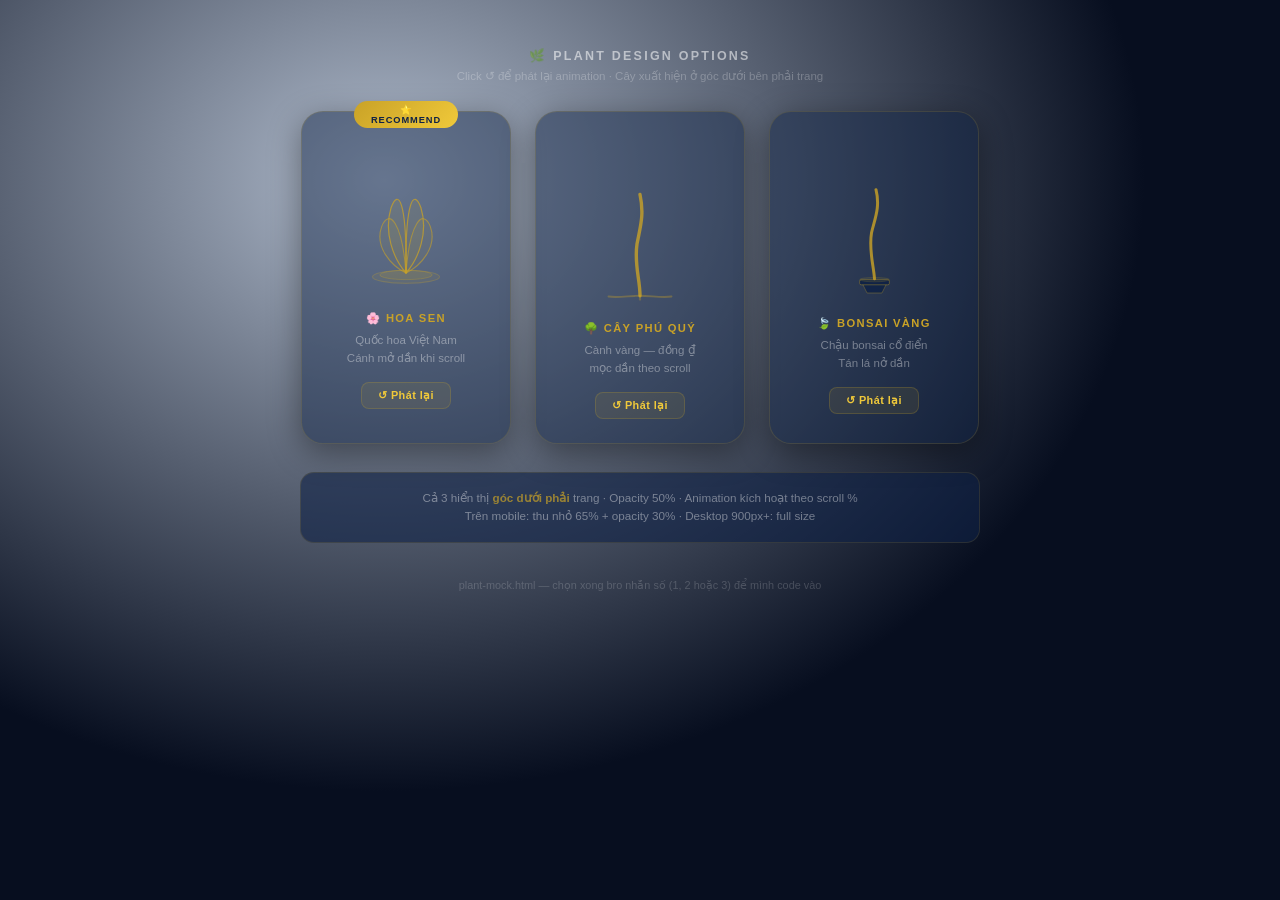
<file: plant-mock.html>
<!DOCTYPE html>
<html lang="vi">
<head>
  <meta name="robots" content="noindex, nofollow" />
<meta charset="UTF-8">
<meta name="viewport" content="width=device-width, initial-scale=1">
<title>Plant Mock – Thịnh Vượng Luật</title>
<style>
  :root { --gold:#c9a227; --gold2:#f0c93a; --navy:#0f2246; }
  *{ box-sizing:border-box; margin:0; padding:0; }
  body{
    background: radial-gradient(ellipse at 30% 20%, rgba(26,58,107,.35) 0%, #070e1f 60%);
    min-height:100vh; display:flex; flex-direction:column;
    align-items:center; padding:48px 24px 60px; gap:28px;
    font-family:-apple-system,BlinkMacSystemFont,'Segoe UI',sans-serif;
  }
  header{ text-align:center; }
  header h1{ color:rgba(255,255,255,.55); font-size:.78rem; letter-spacing:.18em; text-transform:uppercase; }
  header p{ color:rgba(255,255,255,.25); font-size:.72rem; margin-top:6px; }

  .grid{ display:flex; gap:24px; flex-wrap:wrap; justify-content:center; }

  .card{
    background:rgba(15,34,70,.45);
    border:1px solid rgba(201,162,39,.18);
    border-radius:22px; padding:36px 28px 24px;
    cursor:pointer; text-align:center; width:210px;
    position:relative;
    transition:border-color .3s, transform .3s, box-shadow .3s;
    box-shadow:0 8px 32px rgba(0,0,0,.4);
  }
  .card:hover{ border-color:rgba(201,162,39,.45); transform:translateY(-6px); box-shadow:0 16px 48px rgba(0,0,0,.5); }

  .badge{
    position:absolute; top:-11px; left:50%; transform:translateX(-50%);
    background:linear-gradient(135deg,var(--gold),var(--gold2));
    color:#0f2246; font-size:.58rem; font-weight:800; letter-spacing:.1em;
    text-transform:uppercase; padding:3px 12px; border-radius:100px;
  }
  .card-label{ color:var(--gold); font-size:.7rem; font-weight:700; letter-spacing:.12em; text-transform:uppercase; margin-top:20px; }
  .card-desc{ color:rgba(255,255,255,.38); font-size:.72rem; margin-top:7px; line-height:1.55; }
  .replay{
    margin-top:14px; padding:6px 16px;
    background:rgba(201,162,39,.1); color:var(--gold2);
    border:1px solid rgba(201,162,39,.22); border-radius:8px;
    font-size:.68rem; font-weight:600; cursor:pointer; letter-spacing:.04em;
    transition:background .2s;
  }
  .replay:hover{ background:rgba(201,162,39,.2); }

  footer{ color:rgba(255,255,255,.18); font-size:.68rem; margin-top:8px; }
  .context-note{
    background:rgba(15,34,70,.6); border:1px solid rgba(201,162,39,.15);
    border-radius:14px; padding:16px 24px; max-width:680px; width:100%;
    color:rgba(255,255,255,.4); font-size:.73rem; line-height:1.6; text-align:center;
  }
  .context-note strong{ color:rgba(201,162,39,.7); }
</style>
</head>
<body>

<header>
  <h1>🌿 Plant Design Options</h1>
  <p>Click ↺ để phát lại animation · Cây xuất hiện ở góc dưới bên phải trang</p>
</header>

<div class="grid">

<!-- ══════════════ OPTION 1: LOTUS ══════════════ -->
<div class="card" id="card-lotus">
  <div class="badge">⭐ Recommend</div>
  <svg id="lotus" viewBox="0 0 100 150" width="140" height="140" style="overflow:visible">

    <!-- Leaf pad base -->
    <ellipse class="l-pad" cx="50" cy="138" rx="36" ry="7"
      fill="rgba(201,162,39,.08)" stroke="rgba(201,162,39,.25)" stroke-width="1.2"/>
    <ellipse class="l-pad" cx="50" cy="136" rx="28" ry="5"
      fill="rgba(201,162,39,.12)" stroke="rgba(201,162,39,.3)" stroke-width="1"/>

    <!-- Outer petals — wide, low -->
    <path class="l-petal" data-delay="0"
      d="M50,134 C34,126 16,106 24,84 C32,64 46,80 50,134"
      fill="rgba(201,162,39,.06)" stroke="rgba(201,162,39,.6)" stroke-width="1.2" stroke-linecap="round"/>
    <path class="l-petal" data-delay="1"
      d="M50,134 C66,126 84,106 76,84 C68,64 54,80 50,134"
      fill="rgba(201,162,39,.06)" stroke="rgba(201,162,39,.6)" stroke-width="1.2" stroke-linecap="round"/>

    <!-- Mid petals -->
    <path class="l-petal" data-delay="2"
      d="M50,134 C36,118 26,90 34,64 C42,42 51,58 50,134"
      fill="rgba(201,162,39,.09)" stroke="rgba(201,162,39,.75)" stroke-width="1.3" stroke-linecap="round"/>
    <path class="l-petal" data-delay="3"
      d="M50,134 C64,118 74,90 66,64 C58,42 49,58 50,134"
      fill="rgba(201,162,39,.09)" stroke="rgba(201,162,39,.75)" stroke-width="1.3" stroke-linecap="round"/>

    <!-- Inner petals -->
    <path class="l-petal" data-delay="4"
      d="M50,134 C42,112 40,84 46,56 C50,38 55,55 50,134"
      fill="rgba(201,162,39,.13)" stroke="rgba(240,201,58,.85)" stroke-width="1.4" stroke-linecap="round"/>
    <path class="l-petal" data-delay="5"
      d="M50,134 C58,112 60,84 54,56 C50,38 45,55 50,134"
      fill="rgba(201,162,39,.13)" stroke="rgba(240,201,58,.85)" stroke-width="1.4" stroke-linecap="round"/>

    <!-- Center petal — tallest -->
    <path class="l-petal" data-delay="6"
      d="M50,134 C46,108 45,80 50,46 C55,80 54,108 50,134"
      fill="rgba(240,201,58,.18)" stroke="var(--gold2)" stroke-width="1.5" stroke-linecap="round"/>

    <!-- Stamen -->
    <circle class="l-stamen" cx="50" cy="128" r="9"
      fill="rgba(240,201,58,.18)" stroke="rgba(240,201,58,.6)" stroke-width="1.3"/>
    <circle class="l-stamen" cx="50" cy="128" r="5"
      fill="rgba(240,201,58,.3)" stroke="var(--gold2)" stroke-width="1.2"/>
    <circle class="l-stamen" cx="50" cy="128" r="2.5"
      fill="var(--gold2)"/>

    <!-- Pollen dots -->
    <circle class="l-stamen" cx="43" cy="122" r="1.5" fill="rgba(240,201,58,.7)"/>
    <circle class="l-stamen" cx="57" cy="122" r="1.5" fill="rgba(240,201,58,.7)"/>
    <circle class="l-stamen" cx="50" cy="119" r="1.5" fill="rgba(240,201,58,.7)"/>
  </svg>
  <div class="card-label">🌸 Hoa Sen</div>
  <div class="card-desc">Quốc hoa Việt Nam<br>Cánh mở dần khi scroll</div>
  <button class="replay" onclick="playLotus()">↺ Phát lại</button>
</div>

<!-- ══════════════ OPTION 2: MONEY TREE ══════════════ -->
<div class="card" id="card-tree">
  <svg id="mtree" viewBox="0 0 120 200" width="150" height="150" style="overflow:visible">

    <!-- Roots -->
    <path class="mt-root" d="M60,197 C46,197 30,200 18,198" fill="none"
      stroke="rgba(201,162,39,.35)" stroke-width="2.5" stroke-linecap="round"/>
    <path class="mt-root" d="M60,197 C74,197 90,200 102,198" fill="none"
      stroke="rgba(201,162,39,.35)" stroke-width="2.5" stroke-linecap="round"/>
    <path class="mt-root" d="M60,197 L60,202" fill="none"
      stroke="rgba(201,162,39,.3)" stroke-width="3" stroke-linecap="round"/>

    <!-- Trunk — elegant S-curve -->
    <path class="mt-trunk" d="M60,197 C60,175 52,155 56,128 C60,106 66,90 60,62"
      fill="none" stroke="rgba(201,162,39,.8)" stroke-width="4.5" stroke-linecap="round"/>

    <!-- Branch L1 -->
    <path class="mt-b" data-delay="0"
      d="M57,140 C44,132 28,124 14,128"
      fill="none" stroke="rgba(201,162,39,.65)" stroke-width="2.5" stroke-linecap="round"/>
    <!-- Branch R1 -->
    <path class="mt-b" data-delay="1"
      d="M58,128 C72,120 88,114 104,116"
      fill="none" stroke="rgba(201,162,39,.65)" stroke-width="2.5" stroke-linecap="round"/>
    <!-- Branch L2 -->
    <path class="mt-b" data-delay="2"
      d="M58,108 C46,100 32,92 18,90"
      fill="none" stroke="rgba(201,162,39,.6)" stroke-width="2" stroke-linecap="round"/>
    <!-- Branch R2 -->
    <path class="mt-b" data-delay="3"
      d="M60,100 C72,92 86,84 100,82"
      fill="none" stroke="rgba(201,162,39,.6)" stroke-width="2" stroke-linecap="round"/>
    <!-- Branch L3 -->
    <path class="mt-b" data-delay="4"
      d="M60,80 C50,72 36,62 24,56"
      fill="none" stroke="rgba(201,162,39,.55)" stroke-width="1.5" stroke-linecap="round"/>
    <!-- Branch R3 -->
    <path class="mt-b" data-delay="5"
      d="M60,76 C70,68 84,58 96,52"
      fill="none" stroke="rgba(201,162,39,.55)" stroke-width="1.5" stroke-linecap="round"/>
    <!-- Top twig -->
    <path class="mt-b" data-delay="6"
      d="M60,66 C60,54 58,42 60,28"
      fill="none" stroke="rgba(201,162,39,.5)" stroke-width="1.5" stroke-linecap="round"/>

    <!-- Coins — each a gold circle with ₫ -->
    <!-- L1 coin -->
    <g class="mt-coin" data-delay="7" transform="translate(10,122)">
      <circle r="10" fill="rgba(15,34,70,.8)" stroke="var(--gold)" stroke-width="1.5"/>
      <circle r="8" fill="rgba(201,162,39,.15)"/>
      <text y="4" text-anchor="middle" fill="var(--gold2)" font-size="10" font-weight="800" font-family="sans-serif">₫</text>
    </g>
    <!-- R1 coin -->
    <g class="mt-coin" data-delay="8" transform="translate(108,110)">
      <circle r="10" fill="rgba(15,34,70,.8)" stroke="var(--gold)" stroke-width="1.5"/>
      <circle r="8" fill="rgba(201,162,39,.15)"/>
      <text y="4" text-anchor="middle" fill="var(--gold2)" font-size="10" font-weight="800" font-family="sans-serif">₫</text>
    </g>
    <!-- L2 coin -->
    <g class="mt-coin" data-delay="9" transform="translate(14,85)">
      <circle r="9" fill="rgba(15,34,70,.8)" stroke="var(--gold)" stroke-width="1.4"/>
      <circle r="7" fill="rgba(201,162,39,.15)"/>
      <text y="3.5" text-anchor="middle" fill="var(--gold2)" font-size="9" font-weight="800" font-family="sans-serif">₫</text>
    </g>
    <!-- R2 coin -->
    <g class="mt-coin" data-delay="10" transform="translate(104,77)">
      <circle r="9" fill="rgba(15,34,70,.8)" stroke="var(--gold)" stroke-width="1.4"/>
      <circle r="7" fill="rgba(201,162,39,.15)"/>
      <text y="3.5" text-anchor="middle" fill="var(--gold2)" font-size="9" font-weight="800" font-family="sans-serif">₫</text>
    </g>
    <!-- L3 coin -->
    <g class="mt-coin" data-delay="11" transform="translate(18,50)">
      <circle r="8" fill="rgba(15,34,70,.8)" stroke="var(--gold)" stroke-width="1.3"/>
      <circle r="6" fill="rgba(201,162,39,.15)"/>
      <text y="3" text-anchor="middle" fill="var(--gold2)" font-size="8" font-weight="800" font-family="sans-serif">₫</text>
    </g>
    <!-- R3 coin -->
    <g class="mt-coin" data-delay="12" transform="translate(100,46)">
      <circle r="8" fill="rgba(15,34,70,.8)" stroke="var(--gold)" stroke-width="1.3"/>
      <circle r="6" fill="rgba(201,162,39,.15)"/>
      <text y="3" text-anchor="middle" fill="var(--gold2)" font-size="8" font-weight="800" font-family="sans-serif">₫</text>
    </g>
    <!-- Top coin — biggest, brightest -->
    <g class="mt-coin" data-delay="13" transform="translate(60,20)">
      <circle r="13" fill="rgba(15,34,70,.9)" stroke="var(--gold2)" stroke-width="1.8"/>
      <circle r="10" fill="rgba(240,201,58,.22)"/>
      <text y="5" text-anchor="middle" fill="var(--gold2)" font-size="13" font-weight="900" font-family="sans-serif">₫</text>
    </g>
  </svg>
  <div class="card-label">🌳 Cây Phú Quý</div>
  <div class="card-desc">Cành vàng — đồng ₫<br>mọc dần theo scroll</div>
  <button class="replay" onclick="playTree()">↺ Phát lại</button>
</div>

<!-- ══════════════ OPTION 3: BONSAI ══════════════ -->
<div class="card" id="card-bonsai">
  <svg id="bonsai" viewBox="0 0 120 195" width="145" height="145" style="overflow:visible">

    <!-- Pot -->
    <path class="bn-pot"
      d="M44,183 L76,183 L70,195 L50,195 Z"
      fill="rgba(15,34,70,.9)" stroke="rgba(201,162,39,.35)" stroke-width="1.2"/>
    <rect class="bn-pot" x="40" y="177" width="40" height="7" rx="2"
      fill="rgba(15,34,70,.95)" stroke="rgba(201,162,39,.4)" stroke-width="1.2"/>
    <!-- Soil -->
    <ellipse class="bn-soil" cx="60" cy="177" rx="20" ry="3"
      fill="rgba(201,162,39,.1)" stroke="rgba(201,162,39,.2)" stroke-width="1"/>

    <!-- Trunk — graceful S-curve leaning right -->
    <path class="bn-trunk"
      d="M60,176 C59,158 52,138 56,114 C60,96 68,80 62,56"
      fill="none" stroke="rgba(201,162,39,.82)" stroke-width="4"
      stroke-linecap="round" stroke-linejoin="round"/>

    <!-- Branches -->
    <path class="bn-br" data-delay="0"
      d="M55,120 C40,113 26,110 14,116"
      fill="none" stroke="rgba(201,162,39,.68)" stroke-width="2.2" stroke-linecap="round"/>
    <path class="bn-br" data-delay="1"
      d="M58,100 C72,92 86,88 100,94"
      fill="none" stroke="rgba(201,162,39,.65)" stroke-width="2" stroke-linecap="round"/>
    <path class="bn-br" data-delay="2"
      d="M60,82 C46,74 32,68 18,70"
      fill="none" stroke="rgba(201,162,39,.6)" stroke-width="1.7" stroke-linecap="round"/>
    <path class="bn-br" data-delay="3"
      d="M61,70 C74,62 88,56 102,58"
      fill="none" stroke="rgba(201,162,39,.6)" stroke-width="1.5" stroke-linecap="round"/>
    <!-- Sub-branches -->
    <path class="bn-br" data-delay="4"
      d="M14,116 C10,106 6,96 8,84"
      fill="none" stroke="rgba(201,162,39,.5)" stroke-width="1.2" stroke-linecap="round"/>
    <path class="bn-br" data-delay="5"
      d="M100,94 C106,84 108,72 104,62"
      fill="none" stroke="rgba(201,162,39,.5)" stroke-width="1.2" stroke-linecap="round"/>
    <path class="bn-br" data-delay="6"
      d="M62,58 C62,46 60,34 62,20"
      fill="none" stroke="rgba(201,162,39,.48)" stroke-width="1.5" stroke-linecap="round"/>

    <!-- Foliage blobs — classic bonsai look -->
    <!-- Left low -->
    <g class="bn-leaf" data-delay="7">
      <circle cx="8" cy="80" r="15" fill="rgba(201,162,39,.1)" stroke="rgba(201,162,39,.3)" stroke-width="1.2"/>
      <circle cx="18" cy="73" r="12" fill="rgba(201,162,39,.12)" stroke="rgba(201,162,39,.35)" stroke-width="1"/>
      <circle cx="4" cy="70" r="10" fill="rgba(201,162,39,.08)" stroke="rgba(201,162,39,.25)" stroke-width="1"/>
    </g>
    <!-- Right low -->
    <g class="bn-leaf" data-delay="8">
      <circle cx="108" cy="58" r="14" fill="rgba(201,162,39,.1)" stroke="rgba(201,162,39,.3)" stroke-width="1.2"/>
      <circle cx="98" cy="52" r="12" fill="rgba(201,162,39,.12)" stroke="rgba(201,162,39,.35)" stroke-width="1"/>
      <circle cx="112" cy="50" r="9" fill="rgba(201,162,39,.08)" stroke="rgba(201,162,39,.25)" stroke-width="1"/>
    </g>
    <!-- Left high -->
    <g class="bn-leaf" data-delay="9">
      <circle cx="15" cy="67" r="12" fill="rgba(201,162,39,.13)" stroke="rgba(201,162,39,.38)" stroke-width="1.1"/>
      <circle cx="6" cy="60" r="10" fill="rgba(201,162,39,.1)" stroke="rgba(201,162,39,.3)" stroke-width="1"/>
    </g>
    <!-- Right high -->
    <g class="bn-leaf" data-delay="10">
      <circle cx="105" cy="55" r="11" fill="rgba(201,162,39,.13)" stroke="rgba(201,162,39,.38)" stroke-width="1.1"/>
      <circle cx="114" cy="48" r="9" fill="rgba(201,162,39,.1)" stroke="rgba(201,162,39,.3)" stroke-width="1"/>
    </g>
    <!-- Top canopy — fullest, brightest -->
    <g class="bn-leaf" data-delay="11">
      <circle cx="62" cy="40" r="20" fill="rgba(201,162,39,.13)" stroke="rgba(201,162,39,.38)" stroke-width="1.3"/>
      <circle cx="48" cy="33" r="15" fill="rgba(201,162,39,.12)" stroke="rgba(201,162,39,.35)" stroke-width="1.2"/>
      <circle cx="76" cy="32" r="14" fill="rgba(201,162,39,.12)" stroke="rgba(201,162,39,.35)" stroke-width="1.2"/>
      <circle cx="62" cy="22" r="13" fill="rgba(240,201,58,.16)" stroke="var(--gold2)" stroke-width="1.3"/>
      <circle cx="50" cy="18" r="9" fill="rgba(240,201,58,.12)" stroke="rgba(240,201,58,.5)" stroke-width="1"/>
      <circle cx="74" cy="17" r="8" fill="rgba(240,201,58,.1)" stroke="rgba(240,201,58,.45)" stroke-width="1"/>
    </g>
  </svg>
  <div class="card-label">🍃 Bonsai Vàng</div>
  <div class="card-desc">Chậu bonsai cổ điển<br>Tán lá nở dần</div>
  <button class="replay" onclick="playBonsai()">↺ Phát lại</button>
</div>

</div>

<div class="context-note">
  Cả 3 hiển thị <strong>góc dưới phải</strong> trang · Opacity 50% · Animation kích hoạt theo scroll %<br>
  Trên mobile: thu nhỏ 65% + opacity 30% · Desktop 900px+: full size
</div>

<footer>plant-mock.html — chọn xong bro nhắn số (1, 2 hoặc 3) để mình code vào</footer>

<script>
/* ─────────────────────────────────── LOTUS ── */
function playLotus() {
  const petals  = [...document.querySelectorAll('#lotus .l-petal')];
  const stamens = [...document.querySelectorAll('#lotus .l-stamen')];
  const pads    = [...document.querySelectorAll('#lotus .l-pad')];

  // Reset
  [...pads, ...petals, ...stamens].forEach(el => {
    el.style.transition = 'none';
    el.style.opacity    = '0';
    el.style.transformBox    = 'fill-box';
    el.style.transformOrigin = 'center bottom';
    el.style.transform  = 'scaleY(0.05) scaleX(0.3)';
  });

  requestAnimationFrame(() => {
    pads.forEach((el, i) => setTimeout(() => {
      el.style.transition = 'opacity .5s ease, transform .5s cubic-bezier(.34,1.4,.64,1)';
      el.style.opacity = '1'; el.style.transform = 'scale(1)';
    }, i * 80));

    petals.forEach(el => {
      const d = (+el.dataset.delay) * 160 + 200;
      setTimeout(() => {
        el.style.transition = `opacity .7s ease, transform .75s cubic-bezier(.34,1.3,.64,1)`;
        el.style.opacity = '1'; el.style.transform = 'scale(1)';
      }, d);
    });

    const maxD = Math.max(...petals.map(el => +el.dataset.delay)) * 160 + 900;
    stamens.forEach((el, i) => setTimeout(() => {
      el.style.transition = 'opacity .4s ease, transform .5s cubic-bezier(.34,1.56,.64,1)';
      el.style.opacity = '1'; el.style.transform = 'scale(1)';
    }, maxD + i * 60));
  });
}

/* ────────────────────────────── MONEY TREE ── */
function initDash(el) {
  try {
    const len = el.getTotalLength();
    el.style.strokeDasharray  = len;
    el.style.strokeDashoffset = len;
    el.style.transition = 'none';
    return len;
  } catch(_) { return 0; }
}
function drawEl(el, delay, dur = 550) {
  setTimeout(() => {
    el.style.transition = `stroke-dashoffset ${dur}ms cubic-bezier(.4,0,.2,1)`;
    el.style.strokeDashoffset = '0';
  }, delay);
}

function playTree() {
  const trunk   = document.querySelector('#mtree .mt-trunk');
  const roots   = [...document.querySelectorAll('#mtree .mt-root')];
  const branches= [...document.querySelectorAll('#mtree .mt-b')];
  const coins   = [...document.querySelectorAll('#mtree .mt-coin')];

  initDash(trunk);
  roots.forEach(r => initDash(r));
  branches.forEach(b => initDash(b));
  coins.forEach(c => {
    c.style.transition = 'none';
    c.style.opacity    = '0';
    c.style.transformBox    = 'fill-box';
    c.style.transformOrigin = 'center';
    c.style.transform  = 'scale(0)';
  });

  requestAnimationFrame(() => {
    drawEl(trunk, 80, 700);
    roots.forEach((r, i) => drawEl(r, 250 + i * 100, 400));
    branches.forEach(b => {
      const d = +b.dataset.delay;
      drawEl(b, 800 + d * 110, 500);
    });
    coins.forEach(c => {
      const d = +c.dataset.delay;
      setTimeout(() => {
        c.style.transition = 'opacity .4s ease, transform .55s cubic-bezier(.34,1.56,.64,1)';
        c.style.opacity = '1'; c.style.transform = 'scale(1)';
      }, 800 + d * 110);
    });
  });
}

/* ──────────────────────────────── BONSAI ── */
function playBonsai() {
  const pots   = [...document.querySelectorAll('#bonsai .bn-pot, #bonsai .bn-soil')];
  const trunk  = document.querySelector('#bonsai .bn-trunk');
  const brs    = [...document.querySelectorAll('#bonsai .bn-br')];
  const leaves = [...document.querySelectorAll('#bonsai .bn-leaf')];

  pots.forEach(p  => { p.style.transition = 'none'; p.style.opacity = '0'; });
  initDash(trunk);
  brs.forEach(b   => initDash(b));
  leaves.forEach(l => {
    l.style.transition = 'none'; l.style.opacity = '0';
    l.style.transformBox = 'fill-box'; l.style.transformOrigin = 'center';
    l.style.transform = 'scale(0.2)';
  });

  requestAnimationFrame(() => {
    pots.forEach((p, i) => setTimeout(() => {
      p.style.transition = 'opacity .4s ease'; p.style.opacity = '1';
    }, i * 80));
    drawEl(trunk, 280, 850);
    brs.forEach(b => drawEl(b, 900 + (+b.dataset.delay) * 100, 480));
    leaves.forEach(l => {
      const d = +l.dataset.delay;
      setTimeout(() => {
        l.style.transition = 'opacity .55s ease, transform .65s cubic-bezier(.34,1.3,.64,1)';
        l.style.opacity = '1'; l.style.transform = 'scale(1)';
      }, 900 + d * 100);
    });
  });
}

/* ── auto-play on load ── */
window.addEventListener('load', () => {
  setTimeout(playLotus,  200);
  setTimeout(playTree,   400);
  setTimeout(playBonsai, 600);
});
</script>
</body>
</html>
</file>
<file: layout.css>
/* ══════════════════════════════════════════════
   SHARED LAYOUT — Thịnh Vượng Luật
   Used by index.html and all product pages
══════════════════════════════════════════════ */
*, *::before, *::after { box-sizing: border-box; margin: 0; padding: 0; }
[hidden] { display: none !important; }
h1, h2, h3, .section-title, .why-title, .step-title, .feat-title, .plan-col-name { text-wrap: balance; }
p, .hero-sub, .section-desc { text-wrap: pretty; }

:root {
  --navy:      #1e293b;
  --blue:      #334155;
  --mid:       #c2410c;
  --gold:      #c2410c;
  --gold2:     #c2410c; /* CTA fill: white text needs 4.5:1, #e8590c only gave 3.58:1 */
  --cta-ink:   #ffffff;
  --accent-soft: #fff1e6;
  --on-dark:   #fdba74;
  --zalo:      #0068ff;
  --white:     #ffffff;
  --off:       #fff8f3;
  --muted:     #526072;
  --border:    #ebe5df;
  --text:      #1e293b;
  --radius:    16px;
  --shadow:    0 4px 24px rgba(30,41,59,.08);
  --shadow-lg: 0 12px 48px rgba(30,41,59,.12);
  --nav-h:     64px;
}

html { scroll-behavior: smooth; font-size: 17px; scroll-padding-top: calc(var(--nav-h) + 16px); }

body {
  font-family: 'Be Vietnam Pro', sans-serif;
  color: var(--text); background: var(--white);
  line-height: 1.6; -webkit-font-smoothing: antialiased;
  overflow-x: hidden;
}
body.menu-open { overflow: hidden; }

/* ══════════════════════════════════════════
   MOBILE MENU OVERLAY
══════════════════════════════════════════ */
.mobile-menu {
  position: fixed; inset: 0; z-index: 300;
  background: var(--white);
  display: flex; flex-direction: column;
  align-items: center;
  padding: 80px 20px 100px;
  gap: 0;
  opacity: 0; pointer-events: none; visibility: hidden;
  transition: opacity .35s cubic-bezier(.4,0,.2,1), visibility 0s linear .35s;
  overflow-y: auto;
  -webkit-overflow-scrolling: touch;
}
.mobile-menu.open { opacity: 1; pointer-events: all; visibility: visible; transition-delay: 0s; }

.mobile-menu-close {
  position: fixed; top: 20px; right: 20px;
  width: 44px; height: 44px; border-radius: 50%;
  background: var(--off); border: 1px solid var(--border);
  color: var(--navy); font-size: 20px; cursor: pointer;
  display: flex; align-items: center; justify-content: center;
  transition: background .2s; z-index: 301;
}
.mobile-menu-close:hover { background: var(--accent-soft); }

.mobile-menu-logo {
  position: fixed; top: 16px; left: 20px; z-index: 301;
  display: flex; align-items: center; gap: 10px; text-decoration: none;
}
.mobile-menu-logo-icon {
  width: 36px; height: 36px;
  background: var(--gold2);
  border-radius: 8px; display: flex; align-items: center; justify-content: center;
  font-size: 16px; font-weight: 700; color: var(--cta-ink);
}
.mobile-menu-logo-text { color: var(--navy); font-weight: 700; font-size: .95rem; }

.mobile-nav-links {
  list-style: none; display: flex; flex-direction: column; align-items: center; gap: 2px;
  width: 100%;
}
.mobile-nav-links li { overflow: hidden; width: 100%; text-align: center; }
.mobile-nav-links a {
  display: block; font-size: clamp(1.1rem, 4vw, 1.35rem); font-weight: 700;
  color: var(--navy); text-decoration: none;
  padding: 8px 24px; border-radius: 10px; transition: all .2s;
  text-align: center;
}
.mobile-nav-links a:hover { color: var(--gold); background: var(--off); }

.mobile-menu-section-label {
  font-size: .8rem; font-weight: 700; letter-spacing: .04em;
  text-transform: uppercase; color: var(--muted);
  margin: 8px 0 4px; align-self: flex-start;
}
.mobile-dd-group {
  padding: 10px 4px 3px;
  font-size: .8rem; font-weight: 700; letter-spacing: .04em;
  text-transform: uppercase; color: var(--muted);
  align-self: flex-start; width: 100%;
}
.mobile-product-link {
  display: flex; align-items: center; gap: 12px;
  padding: 9px 8px;
  color: var(--navy); text-decoration: none;
  border-radius: 10px; transition: background .18s;
  width: 100%; box-sizing: border-box;
}
.mobile-product-link:hover { background: var(--off); }
.mobile-product-icon {
  width: 32px; height: 32px; flex-shrink: 0;
  object-fit: contain; border-radius: 6px;
}
.mobile-product-link span {
  font-size: .98rem; font-weight: 600; line-height: 1.2;
}

.mobile-menu-divider {
  width: 100%; height: 1px; background: var(--border);
  margin: 12px 0;
}
.mobile-menu-cta {
  display: inline-flex; align-items: center; gap: 8px;
  background: var(--gold2);
  color: var(--cta-ink); font-weight: 700; font-size: 1rem;
  padding: 14px 36px; border-radius: 14px; text-decoration: none;
  transition: transform .2s, box-shadow .2s;
  margin-top: 8px; align-self: stretch; justify-content: center;
}
.mobile-menu-cta:hover { transform: translateY(-2px); }

.mobile-menu-socials {
  display: flex; gap: 16px; margin-top: 16px;
}
.mobile-social-link {
  width: 40px; height: 40px; border-radius: 50%;
  background: var(--off); border: 1px solid var(--border);
  display: flex; align-items: center; justify-content: center;
  color: var(--navy); text-decoration: none; font-size: 16px; transition: all .2s;
}
.mobile-social-link:hover { background: var(--accent-soft); color: var(--gold); }

/* ══════════════════════════════════════════
   NAV
══════════════════════════════════════════ */
nav {
  position: fixed; top: 0; left: 0; right: 0; z-index: 200;
  height: var(--nav-h);
  background: rgba(255,255,255,.97);
  backdrop-filter: blur(12px);
  border-bottom: 1px solid var(--border);
  padding: 0 32px;
  display: flex; align-items: center; justify-content: space-between;
  transition: background .3s;
}
nav.scrolled { background: var(--white); box-shadow: 0 2px 12px rgba(30,41,59,.06); }

.nav-logo { display: flex; align-items: center; gap: 10px; text-decoration: none; }
.nav-logo-icon {
  width: 36px; height: 36px;
  background: var(--gold2);
  border-radius: 8px; display: flex; align-items: center; justify-content: center;
  font-size: 17px; font-weight: 700; color: var(--cta-ink);
}
.nav-logo-text  { color: var(--navy); font-weight: 700; font-size: .95rem; line-height: 1.2; }
.nav-logo-sub   { color: var(--muted); font-size: .8rem; font-weight: 400; }

.nav-links { display: flex; gap: 4px; list-style: none; align-items: center; }
.nav-links a {
  color: var(--navy); text-decoration: none;
  font-size: .85rem; font-weight: 500; padding: 6px 13px; border-radius: 8px; transition: all .2s;
}
.nav-links a:hover { color: var(--gold); background: var(--off); }
.nav-cta {
  display: inline-flex; align-items: center; gap: 6px;
  background: var(--gold2) !important;
  color: var(--cta-ink) !important; font-weight: 700 !important;
  padding: 8px 18px !important; border-radius: 8px !important;
}
.nav-cta:hover { transform: translateY(-1px); }

/* Nav dropdown */
.nav-dropdown { position: relative; }
.nav-dropdown-menu {
  position: absolute; top: calc(100% + 12px); left: 50%;
  transform: translateX(-50%) translateY(-6px);
  background: var(--white);
  border: 1px solid var(--border);
  border-radius: 14px; padding: 8px;
  min-width: 240px; list-style: none;
  max-height: calc(100vh - var(--nav-h) - 16px); overflow-y: auto;
  opacity: 0; pointer-events: none;
  transition: opacity .2s ease, transform .2s ease;
  z-index: 210;
  box-shadow: 0 12px 32px rgba(30,41,59,.12);
}
.nav-dropdown:hover .nav-dropdown-menu,
.nav-dropdown:focus-within .nav-dropdown-menu {
  opacity: 1; pointer-events: all;
  transform: translateX(-50%) translateY(0);
}
.nav-dropdown-menu li a {
  display: flex; align-items: center; gap: 10px;
  padding: 8px 12px; border-radius: 8px;
  color: var(--navy); font-size: .83rem; font-weight: 500;
  text-decoration: none; transition: all .15s; white-space: nowrap;
  background: none !important;
}
.nav-dropdown-menu li a:hover { color: var(--gold); background: var(--off) !important; }
.nav-dropdown-divider { height: 1px; background: var(--border); margin: 6px 4px; }
.nav-dd-group {
  padding: 8px 14px 3px;
  font-size: .8rem; font-weight: 700; letter-spacing: .04em;
  text-transform: uppercase; color: var(--muted);
  cursor: default; user-select: none;
}
.nav-dropdown-menu li a.nav-dd-logo-link {
  display: flex; align-items: center; gap: 10px;
  padding: 5px 14px 8px;
}
.nav-dd-logo {
  width: 20px; height: 20px; flex-shrink: 0;
  object-fit: contain;
  opacity: .9;
  transition: opacity .18s;
}
.nav-dd-logo-link:hover .nav-dd-logo { opacity: 1; }
.nav-dd-name {
  font-size: .9rem; font-weight: 600;
  color: var(--navy);
  transition: color .18s;
}
.nav-dd-logo-link:hover .nav-dd-name { color: var(--gold); }

/* Hamburger */
.nav-hamburger {
  display: none; flex-direction: column; justify-content: center; gap: 5px;
  background: none; border: 1px solid var(--border);
  border-radius: 8px; padding: 9px 10px; cursor: pointer; width: 44px; height: 44px;
}
.nav-hamburger span {
  display: block; width: 20px; height: 2px;
  background: var(--navy); border-radius: 2px;
  transition: transform .3s, opacity .3s;
  transform-origin: center;
}
.nav-hamburger.open span:nth-child(1) { transform: translateY(7px) rotate(45deg); }
.nav-hamburger.open span:nth-child(2) { opacity: 0; transform: scaleX(0); }
.nav-hamburger.open span:nth-child(3) { transform: translateY(-7px) rotate(-45deg); }

/* ══════════════════════════════════════════
   HERO + PARALLAX
══════════════════════════════════════════ */
.hero {
  min-height: 100vh; position: relative; overflow: hidden;
  display: flex; flex-direction: column; align-items: center; justify-content: center;
  text-align: center; padding: calc(var(--nav-h) + 60px) 24px 80px;
}

.hero-inner {
  position: relative; z-index: 2;
  width: 100%; max-width: 1180px; margin: 0 auto;
  display: grid; grid-template-columns: 1.05fr .95fr;
  gap: 56px; align-items: center; text-align: left;
}

.hero-bg {
  position: absolute; inset: 0; z-index: 0;
  background: var(--white);
}
.hero-orb, .hero-grid, .hero-scroll { display: none; }

.hero-content { position: relative; z-index: 2; max-width: 760px; }
.hero-inner .hero-content { max-width: none; text-align: left; }
.hero-badge {
  display: inline-flex; align-items: center; gap: 8px;
  background: var(--accent-soft); border: 1px solid rgba(232,89,12,.2);
  color: var(--navy); font-size: .8rem; font-weight: 600;
  padding: 6px 16px; border-radius: 100px; margin-bottom: 28px;
}
.hero-badge-dot {
  width: 6px; height: 6px; background: var(--gold2); border-radius: 50%;
  animation: pulse-dot 2s infinite;
}
.hero-badge-logo { height: 18px; width: auto; }
@keyframes pulse-dot {
  0%,100% { opacity: 1; transform: scale(1); }
  50%      { opacity: .4; transform: scale(1.5); }
}
.hero h1 {
  font-size: clamp(2rem, 3.6vw, 2.9rem); font-weight: 700; color: var(--navy);
  line-height: 1.25; letter-spacing: 0; margin-bottom: 18px; text-wrap: balance;
}
.hero h1 em { color: var(--gold); font-style: normal; display: block; }
.hero-sub { font-size: clamp(1rem, 2vw, 1.15rem); color: var(--muted); font-weight: 400; max-width: 580px; margin: 0 auto 44px; }
.hero-stats { display: flex; gap: 40px; justify-content: center; margin-bottom: 48px; flex-wrap: wrap; }
.hero-stat { text-align: center; }
.hero-stat-num  { font-size: 2.1rem; font-weight: 700; color: var(--navy); line-height: 1; }
.hero-stat-label { font-size: .85rem; color: var(--muted); margin-top: 4px; }
.hero-btns  { display: flex; gap: 14px; justify-content: center; flex-wrap: wrap; }
/* index.html split-hero overrides (only page with .hero-inner) */
.hero-inner .hero-sub { max-width: 540px; margin: 0 0 32px; }
.hero-inner .hero-stats { display: grid; grid-template-columns: repeat(3, auto); justify-content: start; gap: 16px 32px; margin: 40px 0 0; }
/* Mobile hero: headline, price line and two buttons fit one screen */
@media (max-width: 600px) { .hero-inner .hero-stats { display: none; } }
.hero-inner .hero-stat { text-align: left; }
.hero-inner .hero-stat-num { font-size: 1.6rem; }
.hero-inner .hero-btns { justify-content: flex-start; }
.btn-primary {
  background: var(--gold2);
  color: var(--cta-ink); font-weight: 700; padding: 14px 32px; border-radius: 12px;
  text-decoration: none; font-size: .95rem; transition: all .25s;
}
.btn-primary:hover { background: #9a3412; }
.btn-ghost {
  border: 1px solid #cbd5e1; color: var(--navy); font-weight: 600;
  padding: 14px 32px; border-radius: 12px; text-decoration: none; font-size: .95rem; transition: all .25s;
}
.btn-ghost:hover { background: var(--off); border-color: var(--navy); }


/* Real product screenshot (product pages showcase) */
.product-shot { margin: 0; }
.product-shot img {
  display: block; width: 100%; height: auto;
  border-radius: 10px; border: 1px solid var(--border);
  box-shadow: 0 10px 30px rgba(30,41,59,.10);
}
.product-shot figcaption { margin-top: 10px; font-size: .85rem; color: var(--muted); }
.showcase-grid--single { grid-template-columns: 1fr !important; max-width: 760px; }
/* Transparent SDS mockups: no frame, they already carry their own shape */
.product-shot--cutout img { border: none; border-radius: 0; box-shadow: none; }

/* Contact: form + photo side by side on desktop */
.contact-body { display: grid; grid-template-columns: minmax(0, 620px) minmax(0, 1fr); gap: 40px; align-items: stretch; margin-top: 48px; }
.contact-body .contact-form-wrap { margin-top: 0; }
.contact-photo { margin: 0; display: flex; flex-direction: column; }
.contact-photo img { display: block; width: 100%; flex: 1; min-height: 0; object-fit: cover; object-position: 70% center; border-radius: 14px; }
.contact-photo figcaption { margin-top: 8px; font-size: .8rem; color: rgba(255,255,255,.6); }
@media (max-width: 900px) { .contact-body { grid-template-columns: 1fr; } .contact-photo { display: none; } }

.btn-zalo {
  background: var(--zalo); color: var(--white); font-weight: 700; padding: 14px 32px; border-radius: 12px;
  text-decoration: none; font-size: .95rem; transition: background .2s;
}
.btn-zalo:hover { background: #0054cc; }

/* Hero product screenshot (index) */
.hero-visual { position: relative; z-index: 2; margin: 0; }
.hero-visual img { display: block; width: 100%; height: auto; }
.hero-visual figcaption { margin-top: 12px; font-size: .82rem; color: var(--muted); }
.hero-visual .app-window-wrap {
  transform: perspective(1500px) rotateY(-10deg) rotateX(3deg);
  transition: transform .6s cubic-bezier(.4,0,.2,1);
}
.hero-float-card {
  position: absolute; bottom: -18px; left: -18px;
  background: #fff; border-radius: 12px;
  box-shadow: 0 16px 48px rgba(15,34,70,.22);
  padding: 12px 16px; display: flex; align-items: center; gap: 10px;
  font-size: .78rem; max-width: 230px;
  animation: floatCard 4s ease-in-out infinite;
}
@media (prefers-reduced-motion: reduce) { .hero-float-card { animation: none; } }

/* ══════════════════════════════════════════
   SECTION COMMONS
══════════════════════════════════════════ */
section { padding: 88px 24px; }
.container { max-width: 1160px; margin: 0 auto; }

.section-eyebrow {
  font-size: .82rem; font-weight: 700; letter-spacing: .05em;
  text-transform: uppercase; color: var(--gold); margin-bottom: 10px;
  display: flex; align-items: center; gap: 10px;
}
.section-header.center .section-eyebrow { justify-content: center; }
.section-header.center .section-eyebrow::after { display: none; }

.section-title { font-size: clamp(1.7rem, 3vw, 2.5rem); font-weight: 700; color: var(--navy); line-height: 1.2; margin-bottom: 12px; }
.section-desc  { font-size: 1rem; color: var(--muted); max-width: 540px; }
.section-header { margin-bottom: 52px; }
.section-header.center { text-align: center; }
.section-header.center .section-desc { margin: 0 auto; }

/* ══════════════════════════════════════════
   PRODUCTS GRID (index.html)
══════════════════════════════════════════ */
.products-section { background: var(--off); }
.products-grid {
  display: grid; grid-template-columns: repeat(3, 1fr);
  grid-auto-rows: auto; gap: 18px;
}
.product-card--flagship {
  grid-column: span 2; grid-row: span 2;
  justify-content: flex-start;
  background: var(--white);
  border-color: rgba(232,89,12,.35);
}
.product-card--flagship .product-logo-wrap { width: 200px; height: 38px; margin-bottom: 20px; }
.product-card--flagship .product-desc { font-size: 1rem; max-width: 420px; }
.product-card.product-card--flagship {
  display: grid; grid-template-columns: minmax(0, 1fr) minmax(0, 1.1fr);
  gap: 28px; align-items: center;
}
.flagship-text { display: flex; flex-direction: column; align-items: flex-start; height: 100%; }
.flagship-points { list-style: none; display: flex; flex-direction: column; gap: 8px; margin: 18px 0 0; }
.flagship-points li { position: relative; padding-left: 18px; font-size: .95rem; color: var(--text); line-height: 1.5; }
.flagship-points li::before { content: ''; position: absolute; left: 2px; top: .62em; width: 6px; height: 6px; border-radius: 50%; background: var(--gold); }
.flagship-price { margin-top: 16px; font-size: .9rem; font-weight: 600; color: var(--navy); background: var(--accent-soft); padding: 6px 12px; border-radius: 8px; }
.flagship-shot { width: 100%; height: auto; display: block; }
@media (max-width: 760px) {
  .product-card.product-card--flagship { grid-template-columns: 1fr; }
  .flagship-shot { order: -1; max-width: 420px; margin: 0 auto; }
}
.product-flagship-badge {
  align-self: flex-start;
  font-size: .8rem; font-weight: 700; letter-spacing: .03em; text-transform: uppercase;
  color: var(--gold); background: rgba(232,89,12,.12);
  padding: 4px 10px; border-radius: 100px; margin-bottom: 14px;
}

.product-card {
  background: var(--white); border: 1px solid var(--border);
  border-radius: var(--radius); padding: 28px;
  transition: border-color .3s, box-shadow .3s, transform .3s cubic-bezier(.4,0,.2,1);
  display: flex; flex-direction: column; gap: 0;
  text-decoration: none; color: inherit;
}
.product-card:hover { border-color: var(--mid); box-shadow: var(--shadow); transform: translateY(-4px); }

.product-logo-wrap {
  width: 150px; height: 28px; margin-bottom: 14px;
  display: flex; align-items: center;
}
.product-logo-wrap img {
  width: 100%; height: 100%;
  object-fit: contain; object-position: left center;
  transition: opacity .2s;
}
.product-card:hover .product-logo-wrap img { opacity: .85; }
.product-logo-wrap img[src*="easydocs"],
.eco-logo-wrap img[src*="easydocs"] {
  transform: scale(1.6);
  transform-origin: left center;
}
.product-logo-fallback {
  display: flex; align-items: center; gap: 8px; font-size: 20px;
}
.product-logo-fallback strong { font-size: .95rem; color: var(--navy); }

.product-desc { font-size: .92rem; color: var(--muted); line-height: 1.6; }
.product-card-cta {
  display: inline-block; margin-top: auto; padding-top: 12px;
  font-size: .85rem; font-weight: 700; color: var(--mid);
}

/* ══════════════════════════════════════════
   PRODUCT SHOWCASE (product pages)
══════════════════════════════════════════ */
.showcase-section {
  padding: 80px 24px; background: var(--off); overflow: hidden;
}
.showcase-grid {
  display: grid; grid-template-columns: 1fr 1fr;
  gap: 56px; align-items: center; max-width: 1100px; margin: 0 auto;
}
.showcase-text .section-title { font-size: clamp(1.6rem, 3vw, 2.4rem); text-align: left; }
.showcase-text .section-desc  { text-align: left; }
.showcase-checks {
  list-style: none; padding: 0; margin: 20px 0 0;
  display: flex; flex-direction: column; gap: 10px;
}
.showcase-checks li {
  display: flex; align-items: center; gap: 10px;
  font-size: .92rem; color: var(--text); font-weight: 500;
}
.sc-check {
  width: 20px; height: 20px; border-radius: 50%;
  background: rgba(232,89,12,.18); color: var(--gold);
  display: flex; align-items: center; justify-content: center;
  font-size: .75rem; flex-shrink: 0; font-weight: 700;
}

/* App window mockup */
.showcase-visual { position: relative; }
.app-window-wrap {
  transform: perspective(1200px) rotateY(-6deg) rotateX(2deg);
  transition: transform .5s cubic-bezier(.4,0,.2,1);
}
@media (hover: hover) and (min-width: 769px) {
  .showcase-visual:hover .app-window-wrap {
    transform: perspective(1200px) rotateY(-2deg) rotateX(0);
  }
}
.app-window {
  background: #fff; border-radius: 14px;
  box-shadow: 0 30px 80px rgba(15,34,70,.18), 0 2px 8px rgba(0,0,0,.06);
  overflow: hidden;
}
.app-topbar {
  background: #f0f0f2; padding: 9px 14px;
  display: flex; align-items: center; gap: 10px;
  border-bottom: 1px solid #e0e0e4;
}
.app-dots { display: flex; gap: 6px; }
.app-dots span {
  width: 11px; height: 11px; border-radius: 50%;
}
.app-dots span:nth-child(1) { background: #ff5f57; }
.app-dots span:nth-child(2) { background: #ffbd2e; }
.app-dots span:nth-child(3) { background: #28c840; }
.app-url-bar {
  background: #fff; border: 1px solid #d5d5d8; border-radius: 6px;
  padding: 3px 12px; font-size: .72rem; color: #6b7280; flex: 1;
  overflow: hidden; white-space: nowrap; text-overflow: ellipsis;
}
.app-body { display: flex; min-height: 240px; }
.app-sidebar-mock {
  width: 52px; background: var(--navy);
  padding: 14px 8px; display: flex; flex-direction: column; gap: 8px;
}
.app-nav-dot {
  width: 36px; height: 36px; border-radius: 8px;
  background: rgba(255,255,255,.1); margin: 0 auto;
}
.app-nav-dot.active { background: rgba(232,89,12,.45); }
.app-main-mock { flex: 1; padding: 14px; background: #f7f8fc; }
.app-stat-row { display: flex; gap: 7px; margin-bottom: 10px; }
.app-stat-card {
  flex: 1; background: #fff; border-radius: 8px;
  padding: 9px 10px; border: 1px solid #eaeaf0;
}
.asc-label { font-size: .7rem; color: #8a8a8a; margin-bottom: 3px; }
.asc-value { font-size: .92rem; font-weight: 700; color: var(--navy); line-height: 1; }
.asc-trend { font-size: .58rem; color: #16a34a; margin-top: 2px; }
.asc-warn  { font-size: .58rem; color: var(--gold); margin-top: 2px; }
.app-chart-mock {
  background: #fff; border-radius: 8px; border: 1px solid #eaeaf0;
  height: 90px; padding: 10px 10px 6px;
  display: flex; align-items: flex-end; gap: 5px;
}
.app-bar {
  flex: 1; border-radius: 3px 3px 0 0;
  background: rgba(26,58,107,.35);
  transition: background .2s;
}
.app-bar.hi  { background: var(--mid); }
.app-bar.au  { background: rgba(232,89,12,.7); }
.app-table-mock {
  background: #fff; border-radius: 8px; border: 1px solid #eaeaf0; overflow: hidden;
}
.app-row {
  display: flex; gap: 8px; padding: 7px 10px;
  border-bottom: 1px solid #f0f0f4; font-size: .7rem; color: #555;
  align-items: center;
}
.app-row:last-child { border-bottom: none; }
.app-row-dot { width: 7px; height: 7px; border-radius: 50%; flex-shrink: 0; }
.app-row-dot.g { background: #16a34a; }
.app-row-dot.b { background: var(--mid); }
.app-row-dot.o { background: var(--gold); }
.app-row-name { flex: 1; }
.app-row-val  { font-weight: 600; color: var(--navy); }

/* Floating notification card */
.showcase-float-card {
  position: absolute; bottom: -16px; right: -16px;
  background: #fff; border-radius: 12px;
  box-shadow: 0 12px 40px rgba(0,0,0,.15);
  padding: 12px 16px;
  display: flex; align-items: center; gap: 10px;
  font-size: .78rem; max-width: 220px;
  animation: floatCard 4s ease-in-out infinite;
  animation-play-state: paused;
}
.showcase-visual.visible .showcase-float-card {
  animation-play-state: running;
}
@media (prefers-reduced-motion: reduce) {
  .showcase-float-card,
  .showcase-visual.visible .showcase-float-card { animation: none !important; }
}
@keyframes floatCard {
  0%,100% { transform: translateY(0); }
  50%      { transform: translateY(-8px); }
}
.sfc-icon { font-size: 1.2rem; flex-shrink: 0; }
.sfc-label { font-weight: 600; color: var(--navy); line-height: 1.3; }
.sfc-value { color: var(--muted); font-size: .7rem; margin-top: 2px; }

@media (max-width: 768px) {
  .showcase-grid { grid-template-columns: 1fr; gap: 36px; }
  .showcase-visual { padding-bottom: 32px; }
  .app-window-wrap { transform: none; transition: none; }
  .showcase-float-card { bottom: 0; right: 0; }
}
@media (max-width: 480px) {
  .app-stat-row { gap: 5px; }
  .asc-value { font-size: .8rem; }
  .showcase-float-card { display: none; }
}

.product-card--flagship {
  grid-column: span 2; grid-row: span 2;
  justify-content: flex-start;
  background: var(--white);
  border-color: rgba(232,89,12,.35);
}
.product-card--flagship .product-logo-wrap { width: 200px; height: 38px; margin-bottom: 20px; }
.product-card--flagship .product-desc { font-size: 1rem; max-width: 420px; }
.product-flagship-badge {
  align-self: flex-start;
  font-size: .8rem; font-weight: 700; letter-spacing: .03em; text-transform: uppercase;
  color: var(--gold); background: rgba(232,89,12,.12);
  padding: 4px 10px; border-radius: 100px; margin-bottom: 14px;
}
.product-card-cta {
  display: inline-block; margin-top: 16px; padding-top: 12px;
  font-size: .85rem; font-weight: 700; color: var(--mid);
}

/* ══════════════════════════════════════════
   PRODUCT SHOWCASE (product pages)
══════════════════════════════════════════ */
.showcase-section {
  padding: 80px 24px; background: var(--off); overflow: hidden;
}
.showcase-grid {
  display: grid; grid-template-columns: 1fr 1fr;
  gap: 56px; align-items: center; max-width: 1100px; margin: 0 auto;
}
.showcase-text .section-title { font-size: clamp(1.6rem, 3vw, 2.4rem); text-align: left; }
.showcase-text .section-desc  { text-align: left; }
.showcase-checks {
  list-style: none; padding: 0; margin: 20px 0 0;
  display: flex; flex-direction: column; gap: 10px;
}
.showcase-checks li {
  display: flex; align-items: center; gap: 10px;
  font-size: .92rem; color: var(--text); font-weight: 500;
}
.sc-check {
  width: 20px; height: 20px; border-radius: 50%;
  background: rgba(232,89,12,.18); color: var(--gold);
  display: flex; align-items: center; justify-content: center;
  font-size: .75rem; flex-shrink: 0; font-weight: 700;
}

/* App window mockup */
.showcase-visual { position: relative; }
.app-window-wrap {
  transform: perspective(1200px) rotateY(-6deg) rotateX(2deg);
  transition: transform .5s cubic-bezier(.4,0,.2,1);
}
@media (hover: hover) and (min-width: 769px) {
  .showcase-visual:hover .app-window-wrap {
    transform: perspective(1200px) rotateY(-2deg) rotateX(0);
  }
}
.app-window {
  background: #fff; border-radius: 14px;
  box-shadow: 0 30px 80px rgba(15,34,70,.18), 0 2px 8px rgba(0,0,0,.06);
  overflow: hidden;
  will-change: transform;
}
.app-topbar {
  background: #f0f0f2; padding: 9px 14px;
  display: flex; align-items: center; gap: 10px;
  border-bottom: 1px solid #e0e0e4;
}
.app-dots { display: flex; gap: 6px; }
.app-dots span {
  width: 11px; height: 11px; border-radius: 50%;
}
.app-dots span:nth-child(1) { background: #ff5f57; }
.app-dots span:nth-child(2) { background: #ffbd2e; }
.app-dots span:nth-child(3) { background: #28c840; }
.app-url-bar {
  background: #fff; border: 1px solid #d5d5d8; border-radius: 6px;
  padding: 3px 12px; font-size: .72rem; color: #6b7280; flex: 1;
  overflow: hidden; white-space: nowrap; text-overflow: ellipsis;
}
.showcase-screenshot { width: 100%; height: auto; display: block; max-height: 260px; object-fit: cover; object-position: top; }

/* Floating notification card */
.showcase-float-card {
  position: absolute; bottom: -16px; right: -16px;
  background: #fff; border-radius: 12px;
  box-shadow: 0 12px 40px rgba(0,0,0,.15);
  padding: 12px 16px;
  display: flex; align-items: center; gap: 10px;
  font-size: .78rem; max-width: 220px;
  animation: floatCard 4s ease-in-out infinite;
  animation-play-state: paused;
}
.showcase-visual.visible .showcase-float-card {
  animation-play-state: running;
}
@media (prefers-reduced-motion: reduce) {
  .showcase-float-card,
  .showcase-visual.visible .showcase-float-card { animation: none !important; }
}
@keyframes floatCard {
  0%,100% { transform: translateY(0); }
  50%      { transform: translateY(-8px); }
}
.sfc-icon { font-size: 1.2rem; flex-shrink: 0; }
.sfc-label { font-weight: 600; color: var(--navy); line-height: 1.3; }
.sfc-value { color: var(--muted); font-size: .7rem; margin-top: 2px; }

@media (max-width: 768px) {
  .showcase-grid { grid-template-columns: 1fr; gap: 36px; }
  .showcase-visual { padding-bottom: 32px; }
  .app-window-wrap { transform: none; transition: none; }
  .showcase-float-card { bottom: 0; right: 0; }
}
@media (max-width: 480px) {
  .showcase-float-card { display: none; }
}

/* ══════════════════════════════════════════
   PRICING (index.html)
══════════════════════════════════════════ */
.pricing-section-wrap { padding: 88px 24px; }
.pricing-section-wrap.alt { background: var(--off); }

.setup-fee-tag {
  display: inline-flex; align-items: center; gap: 8px;
  background: var(--accent-soft); border: 1px solid rgba(232,89,12,.18);
  color: var(--mid); font-size: .9rem; font-weight: 600;
  padding: 8px 16px; border-radius: 10px; margin-bottom: 32px;
}
.setup-fee-tag svg { width: 14px; height: 14px; flex-shrink: 0; }

.year-tabs { display: inline-flex; background: var(--border); border-radius: 10px; padding: 3px; margin-bottom: 32px; }
.year-tab { min-height: 44px; padding: 10px 22px; border: none; background: none; font-family: inherit; border-radius: 8px; cursor: pointer; font-size: .95rem; font-weight: 600; transition: all .2s; color: var(--muted); user-select: none; }
.year-tab.active { background: var(--white); color: var(--navy); box-shadow: 0 2px 10px rgba(0,0,0,.14); }

/* ══════════════════════════════════════════
   PLAN TABLE (index + product pages)
══════════════════════════════════════════ */
.plan-table {
  display: grid; grid-template-columns: repeat(var(--plan-cols, 3), minmax(0, 1fr));
  background: var(--white); border: 1px solid var(--border); border-radius: 12px; overflow: hidden;
}
.plan-table--2 { --plan-cols: 2; max-width: 820px; }
.plan-col { display: flex; flex-direction: column; padding: 28px 24px; }
.plan-col + .plan-col { border-left: 1px solid var(--border); }
.plan-col-name  { font-size: 1.15rem; font-weight: 700; color: var(--navy); }
.plan-col-tier  { font-size: .9rem; color: var(--muted); }
.plan-col-price { display: flex; align-items: baseline; flex-wrap: wrap; gap: 6px; margin: 14px 0 6px; }
.plan-col-price .pricing-price-amount { font-size: 1.9rem; font-weight: 700; color: var(--navy); line-height: 1.1; }
.plan-col-price .pricing-price-unit { font-size: .95rem; color: var(--muted); }
.plan-col-note {
  font-size: .9rem; color: var(--muted); line-height: 1.55;
  padding-bottom: 16px; margin-bottom: 16px; border-bottom: 1px solid var(--border);
}
.plan-col-features { list-style: none; display: flex; flex-direction: column; gap: 8px; margin-bottom: 24px; flex: 1; }
.plan-col-features li { position: relative; padding-left: 18px; font-size: .95rem; color: var(--text); line-height: 1.5; }
.plan-col-features li::before {
  content: ''; position: absolute; left: 2px; top: .62em;
  width: 6px; height: 6px; border-radius: 50%; background: var(--gold);
}
.plan-col-cta {
  display: flex; align-items: center; justify-content: center; min-height: 48px;
  border: 1.5px solid var(--zalo); color: var(--zalo); border-radius: 10px;
  font-weight: 700; font-size: .95rem; text-decoration: none; transition: background .2s, color .2s;
  padding: 0 12px; white-space: nowrap;
}
.plan-col-cta:hover { background: var(--zalo); color: var(--white); }
@media (max-width: 1000px) { .hrm-modules-grid { grid-template-columns: repeat(auto-fill, minmax(170px, 1fr)); } }

/* Product pages centre their pricing section: keep every block on the same axis */
#pricing .plan-table--2 { margin-inline: auto; }
#pricing .year-tabs,
#pricing .setup-fee-tag { display: flex; width: fit-content; max-width: 100%; margin-inline: auto; }
#pricing .plan-table + .setup-fee-tag,
#pp-grid + .setup-fee-tag { margin-top: 20px; }
@media (max-width: 760px) {
  .plan-table { grid-template-columns: 1fr; }
  .plan-col + .plan-col { border-left: none; border-top: 1px solid var(--border); }
}

/* ══════════════════════════════════════════
   ECOSYSTEM (index.html)
══════════════════════════════════════════ */
.ecosystem-section { background: var(--white); }
.ecosystem-grid { display: grid; grid-template-columns: repeat(4, minmax(0, 1fr)); gap: 16px; }
@media (max-width: 900px) { .ecosystem-grid { grid-template-columns: repeat(2, minmax(0, 1fr)); } }
@media (max-width: 520px) { .ecosystem-grid { gap: 10px; } .eco-card { padding: 14px 12px; } .eco-logo-wrap { width: 100%; max-width: 120px; } }

.eco-card {
  border: 1px solid var(--border); border-radius: 14px; padding: 20px 18px;
  display: flex; flex-direction: column; align-items: flex-start; gap: 10px;
  transition: all .25s; cursor: default;
}
.eco-card:hover { border-color: var(--mid); box-shadow: var(--shadow); transform: translateY(-3px); }

.eco-logo-wrap { width: 130px; height: 26px; display: flex; align-items: center; margin-bottom: 2px; }
.eco-logo-wrap img { width: 100%; height: 100%; object-fit: contain; object-position: left center; }
.eco-logo-fallback { font-size: 22px; }

.eco-name  { font-size: .9rem; font-weight: 700; color: var(--navy); }
/* logo already shows the name: keep it for screen readers / search only */
.eco-logo-wrap + .eco-name { position: absolute; width: 1px; height: 1px; overflow: hidden; clip: rect(0 0 0 0); white-space: nowrap; }
.eco-label { font-size: .85rem; color: var(--muted); line-height: 1.45; }
.eco-badge { display: inline-flex; font-size: .8rem; font-weight: 700; padding: 3px 10px; border-radius: 100px; margin-top: auto; }
.eco-badge.contact { background: rgba(30,77,140,.07); color: var(--mid); }

/* ══════════════════════════════════════════
   WHY US (index.html)
══════════════════════════════════════════ */
.why-section { background: var(--off); }
.why-grid { display: grid; grid-template-columns: repeat(auto-fill, minmax(240px, 1fr)); gap: 24px; }
.why-card { background: var(--white); border-radius: var(--radius); padding: 30px; border: 1px solid var(--border); transition: all .25s; }
.why-card:hover { box-shadow: var(--shadow); transform: translateY(-3px); }
.why-icon {
  width: 50px; height: 50px; border-radius: 14px;
  background: var(--accent-soft);
  display: flex; align-items: center; justify-content: center; color: var(--gold); margin-bottom: 18px;
}
.why-title { font-size: 1rem; font-weight: 700; color: var(--navy); margin-bottom: 8px; }
.why-desc  { font-size: .92rem; color: var(--muted); line-height: 1.6; }

/* ══════════════════════════════════════════
   CONTACT (index.html)
══════════════════════════════════════════ */
.contact-section { background: var(--navy); padding: 88px 24px; }
.contact-section .section-title { color: var(--white); }
.contact-section .section-desc  { color: rgba(255,255,255,.6); }
.contact-section .section-eyebrow { color: var(--on-dark); }
.contact-section .section-eyebrow::after { background: var(--gold2); }

.contact-cards { display: flex; flex-wrap: wrap; gap: 16px; margin-top: 48px; }
.contact-card {
  flex: 1; min-width: 220px;
  background: rgba(255,255,255,.07); border: 1px solid rgba(255,255,255,.13);
  border-radius: var(--radius); padding: 24px;
  transition: background .2s;
}
.contact-card:hover { background: rgba(255,255,255,.11); }
.contact-card-icon  { color: var(--on-dark); margin-bottom: 10px; line-height: 0; }
.contact-card-label { font-size: .85rem; font-weight: 600; color: rgba(255,255,255,.75); margin-bottom: 4px; }
.contact-card-value { font-size: 1.1rem; font-weight: 700; color: var(--white); }
.contact-card-value a { color: var(--on-dark); text-decoration: none; display: inline-block; padding: 8px 0; }
.contact-card-value a:hover { text-decoration: underline; }
.contact-card-value a.zalo-link { color: #6aa8ff; }

.contact-form-wrap {
  margin-top: 48px; background: rgba(255,255,255,.06);
  border: 1px solid rgba(255,255,255,.11); border-radius: var(--radius); padding: 40px; max-width: 620px;
}
.contact-form-title { color: var(--white); font-size: 1.25rem; font-weight: 700; margin-bottom: 24px; }
.form-row { display: flex; gap: 16px; flex-wrap: wrap; }
.form-group { display: flex; flex-direction: column; gap: 6px; flex: 1; min-width: 200px; margin-bottom: 16px; }
.form-label { font-size: .8rem; font-weight: 600; color: rgba(255,255,255,.65); }
.form-input, .form-select, .form-textarea {
  background: rgba(255,255,255,.08); border: 1px solid rgba(255,255,255,.16);
  border-radius: 10px; padding: 13px 16px; color: var(--white); font-size: .95rem;
  font-family: inherit; transition: border-color .2s, background .2s; outline: none;
}
.form-input::placeholder, .form-textarea::placeholder { color: rgba(255,255,255,.55); }
.form-input:focus, .form-select:focus, .form-textarea:focus { border-color: var(--on-dark); background: rgba(255,255,255,.12); }
.form-select option { background: var(--navy); color: var(--white); }
.form-textarea { resize: vertical; min-height: 100px; }
.form-error  { font-size: .88rem; color: #fecaca; }
.form-status { margin-top: 14px; font-size: .95rem; color: rgba(255,255,255,.85); line-height: 1.6; }
.form-status a { color: var(--on-dark); }
.btn-submit {
  background: var(--gold2);
  color: var(--cta-ink); font-weight: 700; font-size: .95rem;
  padding: 14px 36px; border-radius: 10px; border: none; cursor: pointer;
  transition: all .25s; font-family: inherit;
}
.btn-submit:hover { transform: translateY(-2px); }

/* ══════════════════════════════════════════
   FOOTER
══════════════════════════════════════════ */
footer { background: var(--navy); padding: 36px 24px; border-top: 1px solid rgba(255,255,255,.07); }
.footer-inner {
  max-width: 1160px; margin: 0 auto;
  display: flex; align-items: center; justify-content: space-between; flex-wrap: wrap; gap: 14px;
}
.footer-logo { display: flex; align-items: center; gap: 8px; }
.footer-logo-icon {
  width: 28px; height: 28px; border-radius: 6px;
  background: var(--gold2);
  display: flex; align-items: center; justify-content: center;
  font-size: 13px; font-weight: 700; color: var(--cta-ink);
}
.footer-logo-text { color: rgba(255,255,255,.6); font-size: .82rem; }
.footer-logo-text strong { color: rgba(255,255,255,.85); }
.footer-sds { font-size: .8rem; color: rgba(255,255,255,.6); display: flex; gap: 6px; align-items: center; flex-wrap: wrap; }
.footer-sds a { color: var(--on-dark); text-decoration: none; display: inline-block; padding: 10px 0; }
.footer-sds a:hover { text-decoration: underline; }

/* ══════════════════════════════════════════
   SCROLL-TO-TOP BUTTON
══════════════════════════════════════════ */
.scroll-top-btn {
  position: fixed; bottom: 28px; right: 24px; z-index: 150;
  width: 44px; height: 44px; border-radius: 50%;
  background: var(--navy); color: var(--white);
  border: 1px solid rgba(255,255,255,.15);
  box-shadow: 0 4px 20px rgba(15,34,70,.35);
  display: flex; align-items: center; justify-content: center;
  font-size: 1.2rem; cursor: pointer;
  opacity: 0; pointer-events: none;
  transition: opacity .3s, transform .3s, box-shadow .2s;
  transform: translateY(12px);
}
.scroll-top-btn.visible { opacity: 1; pointer-events: all; transform: translateY(0); }
.scroll-top-btn:hover {
  background: var(--mid);
  box-shadow: 0 6px 28px rgba(15,34,70,.45);
  transform: translateY(-2px);
}

/* ══════════════════════════════════════════
   ANIMATIONS
══════════════════════════════════════════ */
/* .fade-up / .stagger-children kept as hooks; content is shown immediately */

/* ══════════════════════════════════════════
   PRODUCT PAGE SECTIONS
   (feat-section, steps-section, pricing-cta-section, breadcrumb)
══════════════════════════════════════════ */

/* Feature cards */
.feat-section { background: var(--off); }
.feat-section.light { background: var(--white); }
.feat-grid { display: grid; grid-template-columns: repeat(auto-fill, minmax(290px, 1fr)); gap: 24px; }

.feat-card {
  background: var(--white); border: 1px solid var(--border);
  border-radius: var(--radius); padding: 32px 28px;
  transition: all .3s cubic-bezier(.4,0,.2,1);
}
.feat-section.light .feat-card { background: var(--off); border-color: var(--border); }
.feat-card:hover { border-color: var(--mid); box-shadow: var(--shadow); transform: translateY(-4px); }

.feat-icon {
  width: 48px; height: 48px; border-radius: 12px;
  background: var(--accent-soft); color: var(--gold);
  display: flex; align-items: center; justify-content: center; margin-bottom: 16px;
}

.feat-title { font-size: 1rem; font-weight: 700; color: var(--navy); margin-bottom: 8px; }
.feat-desc  { font-size: .875rem; color: var(--muted); line-height: 1.65; }

/* How-it-works steps */
.steps-section { background: var(--white); }
.steps-section.alt { background: var(--off); }
.steps-grid {
  display: grid; grid-template-columns: repeat(auto-fit, minmax(220px, 1fr)); gap: 40px;
  position: relative;
}
.steps-grid::after {
  content: ''; position: absolute; top: 30px; left: calc(100% / 6); right: calc(100% / 6); height: 2px;
  background: linear-gradient(90deg, var(--navy) 0%, var(--gold) 100%);
  opacity: .1; pointer-events: none;
}
.step { text-align: center; padding: 0 8px; }
.step-num {
  font-size: 3.5rem; font-weight: 700; color: var(--navy); opacity: .07;
  line-height: 1; margin-bottom: 16px;
}
.step-icon {
  width: 60px; height: 60px; border-radius: 50%; margin: 0 auto 16px;
  background: var(--navy); color: var(--white); font-weight: 700;
  display: flex; align-items: center; justify-content: center;
  font-size: 1.4rem;
}
.step-title { font-size: 1rem; font-weight: 700; color: var(--navy); margin-bottom: 8px; }
.step-desc  { font-size: .875rem; color: var(--muted); line-height: 1.65; }

/* Pricing CTA */
.pricing-cta-section {
  background: var(--navy);
  padding: 88px 24px; position: relative; overflow: hidden;
}
.pricing-cta-section::before {
  content: '';
  position: absolute; inset: 0;
  background: radial-gradient(ellipse at 80% 50%, rgba(232,89,12,.12) 0%, transparent 60%);
}
.pricing-cta-inner {
  position: relative; z-index: 1;
  display: flex; gap: 64px; align-items: center; flex-wrap: wrap;
}
.pricing-cta-content { flex: 1 1 380px; min-width: 0; }
.pricing-cta-content .section-title { color: var(--white); }
.pricing-cta-content .section-eyebrow { color: var(--on-dark); }
.pricing-cta-content .section-eyebrow::after { background: var(--gold2); }
.pricing-cta-content .section-desc { color: rgba(255,255,255,.65); }
.pricing-cta-btns { display: flex; gap: 14px; flex-wrap: wrap; margin-top: 32px; }
.pricing-cta-btns .btn-ghost { color: var(--white); border-color: rgba(255,255,255,.45); }
.pricing-cta-btns .btn-ghost:hover { background: rgba(255,255,255,.1); border-color: var(--white); }
.pricing-cta-highlights { flex: 0 1 440px; min-width: 0; max-width: 100%; display: flex; flex-direction: column; gap: 16px; }
.pch-item {
  display: flex; align-items: center; gap: 12px;
  font-size: .95rem; color: rgba(255,255,255,.8); font-weight: 500;
}
.pch-check {
  width: 24px; height: 24px; border-radius: 50%;
  background: rgba(232,89,12,.2); border: 1px solid rgba(232,89,12,.4);
  display: flex; align-items: center; justify-content: center;
  font-size: .75rem; color: var(--on-dark); font-weight: 700; flex-shrink: 0;
}

/* Stats row (product pages) */
.stats-section { background: var(--navy); padding: 56px 24px; }
.stats-row { display: flex; flex-wrap: wrap; gap: 40px; justify-content: center; }
.stat-item { text-align: center; }
.stat-num   { font-size: 2.4rem; font-weight: 700; color: var(--on-dark); line-height: 1; }
.stat-label { font-size: .8rem; color: rgba(255,255,255,.5); margin-top: 6px; }

/* ══════════════════════════════════════════
   RESPONSIVE
══════════════════════════════════════════ */
@media (max-width: 920px) {
  .hero-inner { grid-template-columns: 1fr; gap: 44px; text-align: center; }
  .hero-inner .hero-content { text-align: center; }
  .hero-inner .hero-sub { margin-left: auto; margin-right: auto; }
  .hero-inner .hero-btns { justify-content: center; }
  .hero-inner .hero-stats { justify-content: center; }
  .hero-visual { max-width: 460px; margin: 0 auto; width: 100%; }
  .hero-visual .app-window-wrap { transform: none; }
}

@media (max-width: 860px) {
  .products-grid { grid-template-columns: repeat(2, 1fr); }
  .product-card--flagship { grid-column: span 2; grid-row: span 1; }
}

@media (max-width: 768px) {
  nav { padding: 0 16px; }
  .nav-links { display: none; }
  .nav-hamburger { display: flex; }

  section { padding: 64px 16px; }
  .pricing-section-wrap { padding: 64px 16px; }
  .hero { padding: calc(var(--nav-h) + 40px) 16px 64px; }
  .hero-stats { gap: 20px; }
  .hero-stat-num { font-size: 1.7rem; }
  .hero-orb-1 { width: 320px; height: 320px; }
  .hero-orb-2 { width: 280px; height: 280px; }
  .hero-orb-3 { display: none; }
  .contact-form-wrap { padding: 24px 18px; }
  .form-row { flex-direction: column; }
  .contact-cards { display: grid; grid-template-columns: 1fr 1fr; gap: 12px; }
  .contact-card { min-width: 0; padding: 16px; }
  .contact-card-value { font-size: .95rem; overflow-wrap: anywhere; }
  .footer-inner { flex-direction: column; gap: 10px; text-align: center; }

  .pricing-cta-inner { flex-direction: column; align-items: stretch; gap: 32px; }
  .pricing-cta-content, .pricing-cta-highlights { flex: none; }
  .pricing-cta-highlights { flex-direction: column; gap: 12px; }
  .steps-grid::after { display: none; }
  .stats-row { gap: 24px; }
}

@media (max-width: 560px) {
  .products-grid { grid-template-columns: 1fr; grid-auto-rows: auto; }
  .product-card--flagship { grid-column: span 1; }
  .product-card--flagship .product-logo-wrap { width: 160px; }
}

@media (max-width: 480px) {
  .hero h1 { font-size: 2rem; }
  .hero-btns { flex-direction: column; align-items: center; }
  .btn-primary, .btn-ghost, .btn-zalo { width: 100%; max-width: 320px; text-align: center; }
  .hero-float-card { left: 0; bottom: 0; max-width: 200px; }
  .pricing-cta-section { padding: 64px 16px; }
  .pricing-cta-inner { flex-direction: column; gap: 24px; }
  .stats-section { padding: 40px 16px; }
  .stat-item { min-width: 120px; }
  .feat-grid { grid-template-columns: 1fr; gap: 16px; }
  .feat-card { padding: 24px 16px; }
  .hero-orb-1 { width: 240px; height: 240px; }
  .hero-orb-2 { width: 180px; height: 180px; }
  /* Page-specific responsive */
  .pos-modes-grid { grid-template-columns: 1fr; }
  .legal-grid { grid-template-columns: 1fr; }
  .workflow-steps { padding: 0 8px; }
}

@media (max-width: 375px) {
  .hero-stats { flex-wrap: wrap; justify-content: center; gap: 12px; }
  .hero-stat-num { font-size: 1.3rem; }
  .hero-stat-label { font-size: .8rem; }
  .hero-stat { min-width: 72px; }
}

/* ══════════════════════════════════════════
   PAGE-SPECIFIC SECTIONS (shared across product pages)
══════════════════════════════════════════ */

/* EasyBooks – integration badge row */
.integration-section { padding: 64px 24px; background: var(--white); }
.integration-logos {
  display: flex; flex-wrap: wrap; gap: 12px;
  justify-content: center; margin-top: 36px;
}
.int-badge {
  background: var(--off); border: 1px solid var(--border);
  border-radius: 12px; padding: 11px 18px;
  display: flex; align-items: center; gap: 9px;
  font-size: .84rem; font-weight: 600; color: var(--navy);
  transition: border-color .18s, box-shadow .18s;
}
@media (hover: hover) {
  .int-badge:hover {
    border-color: rgba(232,89,12,.5);
  }
}
.int-badge-icon { font-size: 1.15rem; }

/* EasyHRM – module chip grid */
.hrm-modules-section { padding: 80px 24px; background: var(--off); }
.hrm-modules-grid {
  display: grid; grid-template-columns: repeat(5, minmax(0, 1fr));
  gap: 10px; margin-top: 36px;
}
.hrm-module-item {
  background: var(--white); border: 1px solid var(--border); border-radius: 10px;
  padding: 13px 15px; display: flex; align-items: center; gap: 9px;
  font-size: .82rem; font-weight: 600; color: var(--navy);
  transition: border-color .18s;
}
@media (hover: hover) {
  .hrm-module-item:hover { border-color: rgba(232,89,12,.5); }
}
.hrm-module-icon { font-size: 1.05rem; flex-shrink: 0; }
@media (max-width: 480px) {
  .hrm-modules-grid { grid-template-columns: 1fr 1fr; gap: 8px; }
  .hrm-module-item { font-size: .77rem; padding: 10px 12px; }
}

/* EasyPOS – modes grid */
.pos-modes-section { padding: 80px 24px; background: var(--off); }
.pos-modes-grid {
  display: grid; grid-template-columns: repeat(auto-fit, minmax(280px, 1fr));
  gap: 24px; margin-top: 48px;
}
.pos-mode-card {
  background: var(--white); border-radius: var(--radius);
  border: 1.5px solid var(--border); padding: 32px 24px; text-align: center;
  box-shadow: var(--shadow); transition: transform .3s, box-shadow .3s;
}
.pos-mode-card:hover { transform: translateY(-5px); box-shadow: var(--shadow-lg); }
.pos-mode-icon { width: 56px; height: 56px; margin: 0 auto 14px; border-radius: 14px; background: var(--accent-soft); color: var(--gold); display: flex; align-items: center; justify-content: center; }
.pos-mode-title { font-size: 1.1rem; font-weight: 700; color: var(--navy); margin-bottom: 12px; }
.pos-mode-desc { font-size: .9rem; color: var(--muted); line-height: 1.7; }
.pos-highlight {
  display: inline-block;
  background: var(--off); border: 1px solid var(--border);
  color: var(--muted); border-radius: 6px; padding: 2px 10px;
  font-size: .78rem; font-weight: 700; margin-bottom: 10px; letter-spacing: .03em;
}

/* EasyDocs – legal compliance grid */
.legal-section { padding: 80px 24px; background: var(--off); }
.legal-grid {
  display: grid; grid-template-columns: repeat(auto-fit, minmax(260px, 1fr));
  gap: 24px; margin-top: 48px;
}
.legal-card {
  background: var(--white); border-radius: var(--radius);
  border: 1.5px solid var(--border); padding: 28px 24px;
  position: relative; overflow: hidden;
  box-shadow: var(--shadow); transition: transform .3s, box-shadow .3s;
}
.legal-card:hover { transform: translateY(-4px); box-shadow: var(--shadow-lg); }
.legal-card::before {
  content: ''; position: absolute; top: 0; left: 0; right: 0; height: 4px;
  background: var(--gold2);
}
.legal-card-icon { font-size: 2rem; margin-bottom: 14px; }
.legal-card-title { font-size: 1rem; font-weight: 700; color: var(--navy); margin-bottom: 10px; }
.legal-card-desc { font-size: .9rem; color: var(--muted); line-height: 1.7; }
.legal-badge {
  display: inline-block;
  background: var(--accent-soft);
  color: #9a3412; border-radius: 6px; padding: 2px 10px;
  font-size: .78rem; font-weight: 700; margin-bottom: 10px;
}

/* EasyDocs – contract workflow timeline */
.workflow-section { padding: 80px 24px; background: var(--white); }
.workflow-steps {
  display: flex; flex-direction: column; gap: 0;
  margin: 48px auto 0; max-width: 780px;
}
.wf-step {
  display: flex; gap: 24px; align-items: flex-start;
  padding: 28px 0; position: relative;
}
.wf-step:not(:last-child)::after {
  content: ''; position: absolute; left: 27px; top: 72px;
  width: 2px; height: calc(100% - 44px);
  background: linear-gradient(to bottom, var(--gold), transparent);
}
.wf-num {
  flex-shrink: 0; width: 56px; height: 56px; border-radius: 50%;
  background: var(--gold2);
  display: flex; align-items: center; justify-content: center;
  font-size: 1.25rem; font-weight: 700; color: var(--cta-ink);
}
.wf-body { flex: 1; padding-top: 8px; }
.wf-title { font-size: 1.1rem; font-weight: 700; color: var(--navy); margin-bottom: 8px; }
.wf-desc { font-size: .93rem; color: var(--muted); line-height: 1.7; }


/* ══════════════════════════════════════════
   CREATIVE INTERACTIONS
══════════════════════════════════════════ */

/* ── Quy trình 3 bước ── */
.steps-section {
  background: var(--off); padding: 80px 24px;
}
.steps-grid {
  display: grid; grid-template-columns: repeat(3, 1fr);
  gap: 24px; margin-top: 48px; position: relative;
}
.step-card {
  background: var(--white); border: 1px solid var(--border);
  border-radius: var(--radius); padding: 32px 28px;
  display: flex; flex-direction: column; gap: 12px;
  position: relative;
}
.step-card .step-num {
  font-size: 2.4rem; font-weight: 700; line-height: 1;
  color: var(--gold); opacity: 1; margin-bottom: 0;
}
.steps-grid--cards::after { display: none; }
.step-title {
  font-size: 1rem; font-weight: 700; color: var(--navy);
}
.step-desc {
  font-size: .84rem; color: var(--muted); line-height: 1.65;
}
@media (max-width: 680px) {
  .steps-grid { grid-template-columns: 1fr; gap: 16px; }
  .steps-grid::before { display: none; }
}

/* ── Sticky CTA (mobile only) ── */
.sticky-cta {
  display: none;
  position: fixed; bottom: 0; left: 0; right: 0; z-index: 200;
  padding: 10px 16px 14px;
  background: var(--navy);
  border-top: 1px solid rgba(255,255,255,.08);
  transform: translateY(100%);
  transition: transform .35s cubic-bezier(.4,0,.2,1);
  pointer-events: none;
}
.sticky-cta.visible { transform: translateY(0); pointer-events: all; }
.sticky-cta { gap: 10px; }
.sticky-cta-btn {
  flex: 1; display: inline-flex; align-items: center; justify-content: center; gap: 8px;
  min-height: 48px; padding: 12px 14px; white-space: nowrap;
  background: var(--zalo);
  color: var(--white); font-weight: 700; font-size: 1rem;
  border-radius: 12px; text-decoration: none;
  letter-spacing: .01em;
  transition: transform .2s, box-shadow .2s;
}
.sticky-cta-btn:active { transform: scale(.97); }
.sticky-cta-call { background: transparent; color: var(--white); border: 1.5px solid rgba(255,255,255,.6); }
@media (max-width: 768px) {
  .sticky-cta { display: flex; padding-bottom: calc(14px + env(safe-area-inset-bottom)); }
  /* keep the bar from covering the footer */
  body:has(.sticky-cta) { padding-bottom: calc(78px + env(safe-area-inset-bottom)); }
  body:has(.sticky-cta) .scroll-top-btn { bottom: calc(96px + env(safe-area-inset-bottom)); }
}
@media (max-width: 360px) {
  .sticky-cta { padding-left: 10px; padding-right: 10px; gap: 8px; }
  .sticky-cta-btn { font-size: .92rem; gap: 6px; padding: 12px 8px; }
}

/* ── Footer contact line ── */
.footer-contact {
  font-size: .92rem; color: rgba(255,255,255,.8);
  display: flex; gap: 8px; align-items: center; flex-wrap: wrap;
}
.footer-contact a { color: var(--on-dark); text-decoration: none; display: inline-block; padding: 10px 0; }
.footer-contact a:hover { text-decoration: underline; }
.footer-contact strong { font-size: 1.05rem; letter-spacing: .02em; }

/* ── Reduced motion: tắt animation trang trí ── */
@media (prefers-reduced-motion: reduce) {
  html { scroll-behavior: auto; }
  .hero-badge-dot, .hero-float-card, .showcase-float-card {
    animation: none !important;
  }
}

/* ══════════════════════════════════════════
   EDITORIAL LAYOUT
   Less "template": left-aligned headings without kicker labels,
   feature lists as ruled columns instead of boxed cards with icon
   chips, one step style, small radii, no hover lifts.
══════════════════════════════════════════ */
:root { --radius: 10px; }

/* Section headings */
.section-eyebrow { display: none; }
.section-header, .section-header.center { text-align: left; max-width: 760px; margin-bottom: 40px; }
.section-header.center .section-desc { margin: 0; }
.section-title { font-size: clamp(1.6rem, 2.8vw, 2.3rem); letter-spacing: -.01em; }
.section-desc { font-size: 1.05rem; max-width: 640px; }

/* Pricing follows the same left axis as its heading */
#pricing .plan-table--2 { margin-inline: 0; }
#pricing .year-tabs, #pricing .setup-fee-tag { margin-inline: 0; }
#pp-disclaimer, #invoice-disclaimer { text-align: left !important; }

/* Feature-style lists: ruled columns, no boxes */
.feat-grid, .legal-grid, .pos-modes-grid { grid-template-columns: repeat(3, minmax(0, 1fr)); gap: 0 40px; }
.why-grid { grid-template-columns: repeat(4, minmax(0, 1fr)); gap: 0 32px; }
.feat-card, .feat-section.light .feat-card, .why-card, .legal-card, .pos-mode-card {
  background: none; border: 0; border-top: 1px solid var(--border); border-radius: 0;
  box-shadow: none; padding: 24px 0 36px; text-align: left;
}
.feat-card:hover, .why-card:hover, .legal-card:hover, .pos-mode-card:hover { transform: none; box-shadow: none; border-color: var(--border); border-top-color: var(--gold); }
.feat-icon, .why-icon, .pos-mode-icon {
  width: auto; height: auto; margin: 0 0 12px; padding: 0; border-radius: 0;
  background: none; color: var(--gold); justify-content: flex-start;
}
.legal-card::before { display: none; }
.pos-highlight { margin-left: 0; }

/* Steps: one style everywhere — orange number over a hairline */
.steps-grid::before, .steps-grid::after { display: none; }
.step, .step-card {
  text-align: left; background: none; border: 0; border-top: 1px solid var(--border);
  border-radius: 0; box-shadow: none; padding: 24px 0 0;
}
.step-icon {
  width: auto; height: auto; margin: 0 0 10px; border-radius: 0; box-shadow: none;
  background: none; color: var(--gold); font-size: 1.6rem; justify-content: flex-start;
}
.step-card .step-num { font-size: 1.6rem; }
.wf-num { background: none; border: 1.5px solid var(--gold); color: var(--gold); }

/* Cards that stay cards: calm hover */
.product-card:hover, .eco-card:hover { transform: none; box-shadow: none; border-color: var(--gold); }

/* Hero: content height, not a full empty screen */
.hero { min-height: auto; padding-top: calc(var(--nav-h) + 64px); padding-bottom: 72px; }
.hero-inner .hero-content { text-align: left; }

@media (max-width: 900px) {
  .feat-grid, .legal-grid, .pos-modes-grid, .why-grid { grid-template-columns: repeat(2, minmax(0, 1fr)); }
}
@media (max-width: 600px) {
  .feat-grid, .legal-grid, .pos-modes-grid, .why-grid { grid-template-columns: 1fr; }
  .feat-card, .why-card, .legal-card, .pos-mode-card { padding: 20px 0 24px; }
}
.nowrap { white-space: nowrap; }
.hero-inner .hero-stats + .hero-btns { margin-top: 32px; }
.integration-logos { justify-content: flex-start; }
.workflow-steps { margin-left: 0; }
@media (max-width: 768px) {
  .pos-modes-section, .legal-section, .workflow-section { padding-left: 16px; padding-right: 16px; }
}

/* ── Mobile QA pass ── */
.showcase-checks li, .pch-item { align-items: flex-start; }
.sc-check, .pch-check { margin-top: 2px; flex: none; }
.eco-logo-wrap { height: 32px; }
.hrm-module-item { border: 0; border-top: 1px solid var(--border); border-radius: 0; background: none; padding: 14px 0; align-items: flex-start; text-wrap: balance; }
.wf-step:not(:last-child)::after { top: 92px; height: calc(100% - 64px); background: var(--border); }
.footer-contact a[href^="mailto"] { overflow-wrap: anywhere; }

@media (max-width: 900px) {
  .contact-body { grid-template-columns: minmax(0, 1fr); }
  .contact-form-wrap { min-width: 0; }
}
@media (max-width: 768px) {
  .steps-section, .showcase-section, .integration-section, .hrm-modules-section,
  .contact-section, .pricing-cta-section, footer { padding-left: 16px; padding-right: 16px; }
  /* the dark footer reaches the bottom; room for the sticky bar + scroll button */
  body:has(.sticky-cta) { padding-bottom: 0; }
  body:has(.sticky-cta) footer { padding-bottom: calc(96px + env(safe-area-inset-bottom)); }
  html { background: var(--navy); }
  body { background: var(--white); }
  .footer-inner, .footer-logo, .footer-contact, .footer-sds { justify-content: center; text-align: center; }
  .footer-contact .sep { display: none; }
  .footer-contact { flex-direction: column; gap: 0; }
  .contact-card:nth-child(n+3) { grid-column: 1 / -1; }
  /* the sticky Zalo/Call bar is the mobile shortcut; the ↑ button only covered footer text */
  .scroll-top-btn { display: none; }
  .footer-logo { flex-direction: column; gap: 6px; }
  .product-card { padding: 20px 16px; }
  .product-desc, .product-card--flagship .product-desc { max-width: none; }
  .mobile-nav-links li { text-align: left; }
  .mobile-nav-links a { text-align: left; padding-left: 8px; }
}
@media (max-width: 600px) {
  section, .pricing-section-wrap { padding-top: 56px; padding-bottom: 56px; }
  .hero { padding-bottom: 40px; }
  .pos-modes-grid .pos-mode-card:last-child, .why-grid .why-card:last-child,
  .feat-grid .feat-card:last-child, .legal-grid .legal-card:last-child { padding-bottom: 0; }
}
@media (max-width: 520px) {
  .eco-badge { white-space: nowrap; padding: 6px 10px; }
  .hero-badge { line-height: 1.35; padding: 8px 14px; }
  .hero-badge-dot { flex: none; }
}
@media (max-width: 480px) {
  .hero-btns { align-items: stretch; }
  .btn-primary, .btn-ghost, .btn-zalo { max-width: none; width: 100%; }
  .btn-submit { width: 100%; }
  .pricing-cta-btns { flex-direction: column; }
  .pricing-cta-btns a { width: 100%; text-align: center; }
}

/* ══════════════════════════════════════════
   KEYBOARD FOCUS
   One visible ring for every link, button and field reached by Tab.
══════════════════════════════════════════ */
:focus-visible { outline: 3px solid var(--gold); outline-offset: 3px; }
.contact-section :focus-visible, footer :focus-visible, .sticky-cta :focus-visible,
.pricing-cta-section :focus-visible { outline-color: var(--on-dark); }
.form-input:focus-visible, .form-select:focus-visible, .form-textarea:focus-visible {
  outline: 2px solid var(--on-dark); outline-offset: 2px;
}
</file>
<file: mock-redesign/assets/system.css>
/*
  taste-skill system.css - the one system for the page. Link it first, then assets/ui/cards.css (the
  feature card, its panel and the fragment placements), then set the palette (--p-*), the fonts and
  the radius set on :root in the page (node scripts/start.mjs prints that block).
  Do not add a second grid, spacing scale, type scale, radius scale, button or card style.
*/

/* ---------------------------------------------------------------- tokens */
:root {
  /* palette (hex only; fx.js reads --bg --surface --ink --muted --accent --accent-ink) */
  --p-bg: #ffffff;
  --p-surface: #f4f4f4;
  --p-ink: #111111;
  --p-muted: #6b6b6b;
  --p-accent: #1a4be0;
  --p-accent-ink: #ffffff;
  --p-action: #1a4be0;      /* buttons, links, focus: the accent, or the ink when the accent is too pale */
  --p-action-ink: #ffffff;
  --p-inv-bg: #111111;
  --p-inv-surface: #1c1c1c;
  --p-inv-ink: #f4f4f4;
  --p-inv-muted: #a3a3a3;
  --p-inv-accent: #ffffff;
  --p-inv-accent-ink: #111111;
  --p-inv-action: #ffffff;
  --p-inv-action-ink: #111111;
  /* the lit ground behind UI and in the closing band (references/cards.md), one per page, tech pages only
     (none on kind other, which is flat): <html data-ground="sand|sky|sage|painting">. system.js gives it to every ground
     that holds UI, on light and dark pages alike; --hue on one panel changes only its accent */
  --ground-bg: #d9ccb7; --ground-surface: #e9e0d2; --ground-ink: #2a2622; --ground-muted: #5a534a; --ground-accent: #a8794a;

  /* fonts */
  --font-display: system-ui, -apple-system, "Segoe UI", sans-serif;
  --font-text: system-ui, -apple-system, "Segoe UI", sans-serif;
  --font-mono: ui-monospace, "SFMono-Regular", Menlo, Consolas, monospace;
  --display-weight: 400;    /* headlines 400; 500 on a tech page (software, gaming, hardware) */
  --display-tracking: -0.025em;

  /* the page rhythm (references/layout-v4.md): one section per screen. The header is fixed and
     --nav tall; every section is padded --padt above and --padb (plus the phone action bar, --bar)
     below, and is exactly one or two screens tall (--h: 1 or 2; --hm on a phone). The hero's words
     start --hgap under the header and its content ends --hpadb above the fold. */
  --nav: 72px;
  --padt: 120px;
  --padb: 72px;
  --hgap: 48px;
  --hpadb: 64px;
  --bar: 0px;
  /* grid: one .wrap (alias .container) for the header, every section and the footer, the same
     --gut on both sides: 1280 wide at x 80-1360 at 1440, 342 at x 24-366 at 390 */
  --container: 1280px;
  --gut: 80px;
  --pad: var(--gut);
  --gutter: 24px;

  /* spacing: 4/8 scale */
  --s-1: 4px;  --s-2: 8px;  --s-3: 12px; --s-4: 16px; --s-5: 24px;
  --s-6: 32px; --s-7: 48px; --s-8: 64px; --s-9: 96px; --s-10: 128px;
  --section: 40px;      /* only a .section outside main (the kit's demo pages); every main > section and
                           footer.closing take --padt and --padb */
  --section-band: 56px; /* the same for an older footer outside footer.closing */
  --head-gap: 48px;     /* the one heading-to-content gap, 32 on a phone (layout.css reads it as --ly-head-gap) */
  --card-pad: 16px;     /* card padding (cards.css sets its own for cards with a panel) */
  --card-gap: 16px;     /* gap between cards */

  /* type scale (the only sizes on the page) */
  --t-label: 13px;
  --t-small: 14px;
  --t-body: 16px;
  --t-lead: 18px;
  --t-card: 18px;
  --t-h3: 24px;
  /* straight lines from the phone size at 390 to the desktop size at 1440 (system.md's table) */
  --t-h2: clamp(30px, 1.72vw + 23.3px, 48px);
  --t-h1: clamp(38px, 3.24vw + 25.4px, 72px);
  /* a big number stays a step under the h2 (VI-11): 38 at 1440, 28 at 390, so it never reads as a
     section heading; a stats row and a price set their own, smaller still */
  --t-stat: clamp(28px, .952vw + 24.29px, 38px);

  /* radius: one scale (soft by default; data-radius on <html> switches it) */
  --r-sm: 8px;  --r-md: 12px; --r-lg: 20px; --r-btn: 8px;

  /* controls (fixed here; a page never adds its own) */
  --btn-h: 44px;
  --btn-h-sm: 36px;
  --nav-h: var(--nav);  /* the older name, kept for the kit's files */
  --icon: 16px;         /* small icons: socials, menu chevrons, mono brand marks */

  /* motion: the one UI ease-out (motion.css --m-ease and ui/base.css --u-ease read it; references/motion.md) */
  --ease: cubic-bezier(.2, .8, .2, 1);
  --dur: 180ms;
}
html[data-radius="sharp"] { --r-sm: 4px; --r-md: 6px;  --r-lg: 8px;  --r-btn: 4px; }
html[data-radius="soft"]  { --r-sm: 8px; --r-md: 12px; --r-lg: 20px; --r-btn: 8px; }
html[data-radius="round"] { --r-sm: 10px; --r-md: 16px; --r-lg: 24px; --r-btn: 999px; }
/* the four lit grounds (references/cards.md); sand is the default above. painting goes with
   painterly-landscape (x.ai's daylight sky over olive hills) */
html[data-ground="sky"]      { --ground-bg: #c6d3df; --ground-surface: #d6e0e9; --ground-ink: #25303a; --ground-muted: #4d5964; --ground-accent: #3f6a92; }
html[data-ground="sage"]     { --ground-bg: #cdd6c6; --ground-surface: #dce3d6; --ground-ink: #262d24; --ground-muted: #535b51; --ground-accent: #6c8e63; }
html[data-ground="painting"] { --ground-bg: #79a8d6; --ground-surface: #a6c4e2; --ground-ink: #16212c; --ground-muted: #273949; --ground-accent: #9c9b3c; }
/* cards.css takes its card and panel radii from this scale */
html[data-radius] .card { --c-r: var(--r-lg); }
html[data-radius] .panel { --p-r: var(--r-md); }

/* a phone: the header 56, the sections padded 96 / 48, the hero's words 40 under the header and its
   content ending 24 above the fold, 24 at both sides, 12 between columns */
@media (max-width: 639px) {
  :root { --nav: 56px; --padt: 96px; --padb: 48px; --hgap: 40px; --hpadb: 24px; --gut: 24px; --gutter: 12px; --card-gap: 12px; --head-gap: 32px; }
}
@media (min-width: 640px) {
  :root { --gut: 48px; --section: 48px; --section-band: 72px; --card-pad: 24px; }
}
@media (min-width: 1024px) {
  :root { --gut: 80px; --section: 56px; --section-band: 96px; --card-gap: 24px;
          --t-lead: 20px; --t-card: 20px; --t-h3: 28px; }
  /* a place (and a local service): the 1200 column at x 120-1320 */
  html[data-type="place"] { --gut: 120px; --container: 1200px; }
}
/* a place (VI-06, ST-96, PH-23): its own smaller type (h1 48/53 and 32/37, h2 32/40 and 24/30, titles
   and the sub-line 20 and 18), the Recipe 3 hero's gap under its photograph (40, 24 on a phone),
   square photographs and cards and 2px buttons, whatever data-radius and data-buttons say */
:root[data-type="place"] {
  --hgap: 40px;
  --t-h1: clamp(32px, 1.524vw + 26.06px, 48px);
  --t-h2: clamp(24px, .762vw + 21px, 32px);
  --t-h3: clamp(20px, .381vw + 18.51px, 24px);
  --r-sm: 2px; --r-md: 0px; --r-lg: 0px; --r-btn: 2px;
}
:root[data-type="place"] :is(h1, .t-h1) { line-height: 1.104; }
:root[data-type="place"] :is(h2, .t-h2) { line-height: 1.25; }
@media (max-width: 639px) {
  :root[data-type="place"] { --hgap: 24px; }
  :root[data-type="place"] :is(h1, .t-h1) { line-height: 1.156; }
}

/* ---------------------------------------------------------------- grounds (at most three) */
:root, .ground-base {
  --bg: var(--p-bg); --surface: var(--p-surface); --ink: var(--p-ink); --muted: var(--p-muted);
  --accent: var(--p-accent); --accent-ink: var(--p-accent-ink); --card: var(--p-surface);
  --action: var(--p-action); --action-ink: var(--p-action-ink);
}
.ground-surface {
  --bg: var(--p-surface); --surface: var(--p-bg); --ink: var(--p-ink); --muted: var(--p-muted);
  --accent: var(--p-accent); --accent-ink: var(--p-accent-ink); --card: var(--p-bg);
  --action: var(--p-action); --action-ink: var(--p-action-ink);
}
.ground-inverse {
  --bg: var(--p-inv-bg); --surface: var(--p-inv-surface); --ink: var(--p-inv-ink); --muted: var(--p-inv-muted);
  --accent: var(--p-inv-accent); --accent-ink: var(--p-inv-accent-ink); --card: var(--p-inv-surface);
  --action: var(--p-inv-action); --action-ink: var(--p-inv-action-ink);
}
:root, .ground-base, .ground-surface, .ground-inverse {
  --line: color-mix(in oklab, var(--ink) 11%, transparent);
  --line-strong: color-mix(in oklab, var(--ink) 20%, transparent);
  /* effects (fx.js) and UI fragments (assets/ui) take the colours of the ground they sit on */
  --fx-bg: var(--bg); --fx-surface: var(--surface); --fx-ink: var(--ink); --fx-muted: var(--muted);
  --fx-accent: var(--accent); --fx-accent-ink: var(--accent-ink);
  --ui-font: var(--font-text); --ui-mono: var(--font-mono); --ui-radius: var(--r-md);
}
.ground-base, .ground-surface, .ground-inverse { background: var(--bg); color: var(--ink); }

/* ---------------------------------------------------------------- base */
*, *::before, *::after { box-sizing: border-box; }
/* an anchor lands on the section's top (the judge's frame): the fixed header covers --nav of its --padt */
html { -webkit-text-size-adjust: 100%; scroll-padding-top: 0; scroll-behavior: auto; margin: 0; }
body {
  margin: 0; background: var(--bg); color: var(--ink);
  font: 400 var(--t-body)/1.55 var(--font-text);
  -webkit-font-smoothing: antialiased; text-rendering: optimizeLegibility; overflow-x: clip;
}
img, svg, video, canvas { display: block; max-width: 100%; }
/* hidden means hidden, also on an img the line above makes a block (a menu tab's photograph, a peek photograph) */
[hidden] { display: none !important; }
img, video { height: auto; }
a { color: inherit; text-decoration: none; }
button { font: inherit; color: inherit; }
h1, h2, h3, h4, p, ul, ol, figure, blockquote { margin: 0; }
ul, ol { padding: 0; list-style: none; }
h1, h2, h3, h4 {
  font-family: var(--font-display); font-weight: var(--display-weight);
  letter-spacing: var(--display-tracking); text-wrap: balance; overflow-wrap: break-word;
  /* a long word (a German compound at 390) breaks at a syllable with a hyphen, in the language of <html lang>;
     only words of 10 letters or more, 4 at least on each side, so a short English heading never breaks */
  hyphens: auto; -webkit-hyphens: auto; hyphenate-limit-chars: 10 4 4;
}
h1, .t-h1 { font-size: var(--t-h1); line-height: 1.04; }
h2, .t-h2 { font-size: var(--t-h2); line-height: 1.1; }
h3, .t-h3 { font-size: var(--t-h3); line-height: 1.2; }
h4, .t-card { font-family: var(--font-text); font-weight: 500; font-size: var(--t-card); line-height: 1.3; letter-spacing: -0.01em; }
p { text-wrap: pretty; }
.t-lead  { font-size: var(--t-lead); line-height: 1.5; }
.t-body  { font-size: var(--t-body); line-height: 1.55; }
.t-small { font-size: var(--t-small); line-height: 1.5; }
.t-label { font-size: var(--t-label); font-weight: 500; line-height: 1.4; letter-spacing: 0.01em; }
.t-stat  { font-family: var(--font-display); font-weight: var(--display-weight); font-size: var(--t-stat);
           line-height: 1; letter-spacing: var(--display-tracking); font-variant-numeric: tabular-nums; }
.muted { color: var(--muted); }
.mono  { font-family: var(--font-mono); }
.measure { max-width: 62ch; }
:focus-visible { outline: 2px solid var(--action); outline-offset: 2px; border-radius: 2px; }
::selection { background: color-mix(in oklab, var(--accent) 30%, transparent); }

/* ---------------------------------------------------------------- grid */
.wrap, .container { width: min(100% - 2 * var(--gut), var(--container)); margin-inline: auto; padding-inline: 0; }
.grid { display: grid; grid-template-columns: repeat(12, minmax(0, 1fr)); column-gap: var(--gutter); row-gap: var(--card-gap); }
.grid > * { min-width: 0; grid-column: 1 / -1; }
.section { padding-block: var(--section); }

/* ---------------------------------------------------------------- one section per screen
   The page is a stack of screens. Framed at scrollY = k x the screen height, a shot shows exactly one
   section: the hero alone on the first screen, every other section (and footer.closing, the close and
   the footer in one) exactly one or two screens tall, its h2 first, --padt under its top. Heights
   and padding do it: no pinning, snapping or script.
     <section class="section" id=".." style="--h: 2">     (2 screens; --hm sets a phone's count alone)
       <div class="wrap"> the h2 first, then the content </div>     (the one in-flow child)
     </section>
   A layer (a full-bleed photograph or ground behind the words) is an <img class="layer" aria-hidden="true">
   beside the .wrap. Content must fit: one screen holds 708px of content at 1440x900 (900 - 120 - 72),
   two hold 1,608 (the second screen's part starts --padt under its top with .g2). From 640 to 1279 a
   section keeps at least its screens and grows past them rather than overlap the next. */
main > :is(section, .section), footer.closing {
  position: relative; box-sizing: border-box;
  height: calc(var(--h, 1) * 100vh); height: calc(var(--h, 1) * 100svh);
  padding: var(--padt) 0 calc(var(--padb) + var(--bar));
}
main > :is(section, .section) > :is(.wrap, .container), footer.closing > .wrap { position: relative; z-index: 1; height: 100%; }
main > :is(section, .section) > :is(.wrap, .container):not(.grid) { display: flex; flex-direction: column; }
/* a .wrap that is the section's grid too (class="wrap grid"): its rows start at the top */
main > :is(section, .section) > :is(.wrap, .container).grid { align-content: start; }
/* .fill: the block that takes what the screen leaves under the heading (a photograph, a frame) */
main > :is(section, .section) > .wrap > .fill { flex: 1 1 0; min-height: 0; }
/* two screens as two groups: row 1 the h2 and the first group, row 2 the rest (no second h2), starting
   --padt under the second screen's top, so the second shot looks like any other section */
main > :is(section, .section).g2, footer.closing.g2 { --h: 2; }
main > :is(section, .section).g2 > :is(.wrap, .container), footer.closing.g2 > .wrap { display: grid; grid-template-rows: minmax(0, 1fr) minmax(0, 1fr); row-gap: calc(var(--padt) + var(--padb) + var(--bar)); }
main > :is(section, .section).g2 > :is(.wrap, .container) > *, footer.closing.g2 > .wrap > * { min-height: 0; align-self: start; }
main > :is(section, .section).g2 > :is(.wrap, .container) > :is(.group, .fill) { align-self: stretch; }
/* a group: one screen's part of a .g2 section (its h2 and first rows, or the rest) */
.group { display: flex; flex-direction: column; min-height: 0; }
/* each screen's card row runs down to that screen's foot (the cards stretch, their panels grow), so
   the second screen of a .g2 is never a short row over an empty ground; both rows end on the same line */
@media (min-width: 1024px) {
  main > :is(section, .section).g2 > .wrap > .grid:last-child,
  main > :is(section, .section).g2 > .wrap > .group > .grid:last-child { align-self: stretch; flex: 1 1 auto; min-height: 0; }
}
.group > .fill { flex: 1 1 0; min-height: 0; }
@media (min-width: 640px) and (max-width: 1279px) {
  main > :is(section, .section):not(.hero, .section--hero), footer.closing {
    height: auto; min-height: calc(var(--h, 1) * 100vh); min-height: calc(var(--h, 1) * 100svh);
  }
  /* the section is a column and its .wrap takes all of it, so a .fill (a photograph, a frame) still
     grows to the section's foot (a min-height percentage would not resolve, leaving it at its least) */
  /* :where() keeps it at no weight, so a page's own phone- or tablet-only hiding (section.desk-only { display: none }) wins */
  :where(main > :is(section, .section):not(.hero, .section--hero), footer.closing) { display: flex; flex-direction: column; }
  main > :is(section, .section):not(.hero, .section--hero) > :is(.wrap, .container), footer.closing > .wrap { flex: 1 0 auto; height: auto; min-height: 0; }
}
/* a phone: lvh (the screen with its bars hidden) for every section but the hero; --hm when stacking
   makes the content taller than the desktop count */
@media (max-width: 639px) {
  /* at least its screens, never less: content a screen cannot hold makes the section taller (the rhythm
     check then asks for --hm: 2 or less content); a fixed height would lay its last rows over the next
     section, the fault the phone shots showed most (a list under the closing heading and its button) */
  main > :is(section, .section):not(.hero, .section--hero), footer.closing {
    height: auto; min-height: calc(var(--hm, var(--h, 1)) * 100vh); min-height: calc(var(--hm, var(--h, 1)) * 100lvh);
  }
  /* one grid row at least the screens tall that grows with the .wrap's content: the .wrap is stretched to
     it, so its .fill and its two groups still share a definite height */
  /* (at no weight, as on the tablet: a page's own section.desk-only { display: none } still hides it) */
  :where(main > :is(section, .section):not(.hero, .section--hero):has(> :is(.wrap, .container)), footer.closing) {
    display: grid; grid-template-columns: minmax(0, 1fr); grid-template-rows: 1fr; grid-auto-rows: auto;
  }
  main > :is(section, .section):not(.hero, .section--hero) > :is(.wrap, .container), footer.closing > .wrap { height: auto; }
  main > :is(section, .section).g2m, footer.closing.g2m { --hm: 2; }
  main > :is(section, .section).g2m > :is(.wrap, .container), footer.closing.g2m > .wrap { display: grid; grid-template-rows: minmax(0, 1fr) minmax(0, 1fr); row-gap: calc(var(--padt) + var(--padb) + var(--bar)); }
  /* stacked in one, the two groups keep the open cards' 32px, so the first group's last panel never meets
     the next card's title */
  main > :is(section, .section).g2:not(.g2m) > :is(.wrap, .container) { display: flex; row-gap: var(--s-6); }
  /* what the two screens leave goes around the second group, so it opens below the header, not on the fold */
  main > :is(section, .section).g2:not(.g2m) > :is(.wrap, .container) > :last-child { margin-block: auto; }
  main > :is(section, .section).g2:not(.g2m) > :is(.wrap, .container) > * { align-self: stretch; }
}
/* a layer: the photograph or ground of a whole section, under its words, edge to edge */
main > :is(section, .section) > :is(img, video, canvas, picture).layer,
footer.closing > :is(img, video, canvas, picture).layer {
  position: absolute; inset: 0; z-index: 0; width: 100%; height: 100%; max-width: none; object-fit: cover; object-position: var(--pos, 50% 50%);
}
main > :is(section, .section) > picture.layer > img { width: 100%; height: 100%; object-fit: cover; }

/* the hero: exactly the first screen, the fixed header over its top. Its words start --hgap under the
   header (--photo adds a full-bleed photograph's height above them on a place); its content ends
   --hpadb above the fold, and nothing of the next section shows, at 1440, 1024, 820 and 390.
     <section class="hero hero--<type>"><div class="wrap"><div class="hero-text"> .. </div>[one strip]</div></section>
   .hero-text holds the whole composition (the words, and the picture or window beside or under them);
   one docked strip (logos, three facts) may follow it, at most 96px, desktop only. */
main > :is(.hero, .section--hero) {
  height: 100vh; height: 100svh; min-height: 0;
  padding: calc(var(--nav) + var(--photo, 0px) + var(--hgap)) 0 calc(var(--hpadb) + var(--bar));
}
:is(.hero, .section--hero) > .wrap { height: 100%; display: grid; grid-template-rows: minmax(0, 1fr) auto; row-gap: var(--s-7); }
:is(.hero, .section--hero) > .wrap > .hero-text { min-height: 0; }
/* a phone: the hero is at least the first screen and grows when a short phone (320x640) cannot hold its
   words, buttons and picture, so nothing of it lies over the next section or under the header */
@media (max-width: 639px) {
  main > :is(.hero, .section--hero) { height: auto; min-height: 100vh; min-height: 100svh; }
  main > :is(.hero, .section--hero):has(> :is(.wrap, .container)) { display: grid; grid-template-columns: minmax(0, 1fr); grid-template-rows: 1fr; grid-auto-rows: auto; }
  main > :is(.hero, .section--hero) > :is(.wrap, .container) { height: auto; }
}
:is(.hero, .section--hero) > .wrap > .hero-strip { grid-row: 2; max-height: 96px; }
@media (max-width: 639px) { :is(.hero, .section--hero) > .wrap > .hero-strip { display: none; } }
.section--hero .section-head { max-width: 860px; }
/* the starter's own hero (hero-split): the words on span-5 top-aligned, the picture on span-6 start-7
   as tall as the hero's content box (at most 716 at 1440x900); a phone stacks words, then the picture
   in what is left */
.hero-text.hero-split { height: 100%; align-items: stretch; }
.hero-split > .hero-copy { align-self: start; }
.hero-split > .hero-visual { position: relative; min-height: 0; height: 100%; }
@media (max-width: 1023px) {
  .hero-text.hero-split { display: flex; flex-direction: column; gap: var(--s-6); }
  .hero-split > .hero-visual { flex: 1 1 0; min-height: 200px; height: auto; }
}
.hero-copy > * + * { margin-top: var(--s-5); }
/* the h1 first in the words' column: its capitals start on the picture's top line, not the line box's
   (the leading above the capitals would put the words about 12px under the photograph's top) */
.hero-copy > h1:first-child { text-box: trim-start cap alphabetic; }
.hero-copy > .btn-row { margin-top: var(--s-6); }
/* three short facts at the foot of the words' column, on the picture's bottom line (no dead space
   under the buttons): <dl class="hero-facts"><div><dt>..</dt><dd>..</dd></div> x3</dl> */
@media (min-width: 1024px) {
  .hero-split > .hero-copy { height: 100%; display: flex; flex-direction: column; }
  .hero-split > .hero-copy > .hero-facts { margin-top: auto; }
}
.hero-facts { display: grid; grid-template-columns: repeat(3, minmax(0, 1fr)); gap: var(--s-5) var(--gutter); margin: 0; }
.hero-facts > div { display: grid; gap: var(--s-1); align-content: start; }
.hero-facts dt { font-size: var(--t-small); color: var(--muted); }
.hero-facts dd { margin: 0; font-weight: 500; }
@media (max-width: 1023px) { .hero-facts { display: none; } }
/* a notice line above the h1 (changed hours, a delivery cut-off): one line with a number, static,
   starting on the left line like the h1 under it */
.hero-notice { font-size: var(--t-small); font-weight: 500; color: var(--ink); }
.hero-notice b, .hero-notice strong { font-weight: 500; color: var(--accent); }
.hero-copy > .hero-notice + h1 { margin-top: var(--s-5); }

/* a phone: open tiles from a row of three or four (rooms, goods, beans) go two-up, an odd last one
   across the row, so a row of three fits one 844px screen (stacked one under another they need two) */
@media (max-width: 639px) {
  .grid > .tile:is(.span-3, .span-4) { grid-column: auto / span 6; }
  .grid > .tile:is(.span-3, .span-4):nth-child(odd of .tile):nth-last-child(1 of .tile) { grid-column: 1 / -1; }
  .grid > .tile:is(.span-3, .span-4) .tile__head { flex-wrap: wrap; gap: 0 var(--s-2); }
}
/* a phone: open cards (words on the ground, the panel under them) stacked one under another keep 32px
   between a panel's foot and the next card's title, so a title never reads as the panel's caption */
@media (max-width: 639px) { .grid:has(> .card--open) { row-gap: var(--s-6); } }
/* a phone stacks a two-screen section's four open tiles into its two screens: their panels take 180px (a wide
   crop), so the h2 and the first two tiles of two lines each end on the first screen and the four inside both,
   not a third of a screen past. A page that sets its group's own --p-h (#features .panel) sets its phone value
   too, as the starter does */
@media (max-width: 639px) { main > :is(section, .section).g2 .card--open > .panel { --p-h: 180px; } }
/* spans: desktop >= 1024. Tablet 640-1023: text cards on span-3 and span-6 go two-up; cards with a
   panel (a visual needs the width; the one exception is a span-6 pair, below)
   and everything else (split text and visuals, span-4 cards, span-5/7/8 blocks) take the full row, so a split stacks and no row is left half empty. Phone < 640: one column. */
@media (min-width: 640px) and (max-width: 1023px) {
  .grid > .card.span-3:not(:has(> .panel)), .grid > .card.span-6:not(:has(> .panel)) { grid-column: auto / span 6; }
  /* the one exception with a panel: a 2x2 (or a pair) of span-6 cards stays two-up from 720px (a panel
     of about 310px and more, wide enough for a kit fragment), so four cards take one or two screens
     at 768-820 instead of a card per row (four stacked panels run past two screens). Split cards and
     every other span keep the full row. Under 720 a card per row. */
  @media (min-width: 720px) {
    .grid > .card.span-6:has(> .panel):not(.card--split) { grid-column: auto / span 6; }
    .grid > .card.span-6:has(> .panel):not(.card--split):nth-child(odd of .card.span-6):nth-last-child(1 of .card.span-6) { grid-column: 1 / -1; }
  }
  /* open tiles (rooms, models, people, a photo pair) go two-up; an odd last one takes the row */
  .grid > .tile:is(.span-3, .span-4, .span-6) { grid-column: auto / span 6; }
  .grid > .tile:is(.span-3, .span-4, .span-6):nth-child(odd of .tile):nth-last-child(1 of .tile) { grid-column: 1 / -1; }
}
@media (min-width: 1024px) {
  .span-2  { grid-column: auto / span 2; }
  .span-3  { grid-column: auto / span 3; }
  .span-4  { grid-column: auto / span 4; }
  .span-5  { grid-column: auto / span 5; }
  .span-6  { grid-column: auto / span 6; }
  .span-7  { grid-column: auto / span 7; }
  .span-8  { grid-column: auto / span 8; }
  .span-9  { grid-column: auto / span 9; }
  .span-10 { grid-column: auto / span 10; }
  .span-12 { grid-column: auto / span 12; }
  .start-1 { grid-column-start: 1; } .start-2 { grid-column-start: 2; } .start-3 { grid-column-start: 3; }
  .start-5 { grid-column-start: 5; } .start-6 { grid-column-start: 6; } .start-7 { grid-column-start: 7; }
  .start-4 { grid-column-start: 4; } .start-8 { grid-column-start: 8; } .start-9 { grid-column-start: 9; }
  .start-10 { grid-column-start: 10; }
  /* a split is top-aligned: the words' first line and the picture's top on one line (never centred
     against each other, never mirrored: text left, the visual right, on every split of the page) */
  .grid--middle, .grid--top { align-items: start; }
}
/* card rows: every card in a row the same height (a plain .grid stretches them) */
.grid:is(.grid--middle, .grid--top) > .card { align-self: stretch; }
/* 1024-1279: a span-4 card's panel would be about 220px wide, too narrow for real UI. Cards with a
   panel on span-4 go two-up, a span-8 one takes the row, and an odd last one takes the row too
   (steps, proof row: two, then one wide; bento: the wide card, then the four small ones two by two) */
@media (min-width: 1024px) and (max-width: 1279px) {
  .grid > .card.span-4:has(> .panel) { grid-column: auto / span 6; }
  .grid > .card.span-8:has(> .panel),
  .grid > .card.span-4:has(> .panel):nth-child(odd of .card.span-4):nth-last-child(1 of .card.span-4) { grid-column: 1 / -1; }
}

/* ---------------------------------------------------------------- section heading */
.section-head { max-width: 760px; margin-bottom: var(--head-gap); display: grid; gap: var(--s-4); }
/* every heading starts on the left line (a centred head among left ones reads as a mistake): the
   old centred head is left-aligned too */
.section-head--center { text-align: left; justify-items: start; }
/* a head row: the h2 (and its line) left, one link or the section's button at the right line */
.section-head--split { max-width: none; display: flex; align-items: end; justify-content: space-between; gap: var(--s-5); flex-wrap: wrap; }
.section-head--split > div { display: grid; gap: var(--s-4); max-width: 760px; }
.section-head p { color: var(--ink); font-size: var(--t-lead); line-height: 1.5; max-width: 60ch; }
.section-head--row { max-width: none; display: flex; align-items: end; justify-content: space-between; gap: var(--s-5); flex-wrap: wrap; }
.section-head--row > div { display: grid; gap: var(--s-4); max-width: 760px; }
/* the hero row (hero-product, hero-cycle): the h1 and its line left, the buttons right, across 1280 */
.section--hero .section-head--row { max-width: none; }

/* ---------------------------------------------------------------- buttons (one pair, a dealt look)
   One pair a page, .btn--primary and .btn--secondary, in the look dealt with the page (sections.md)
   and set once on <html data-buttons>; the markup never changes:
     solid  filled primary, outlined secondary, the radius scale (Figma; the default)
     pill   pills, a chevron after the primary's label, a tinted secondary (x.ai)
     tonal  the radius scale, a tinted secondary with no outline (Linear, Vercel)
     arrow  an arrow after the primary's label; the secondary is a text link with an arrow (Stripe)
     block  near-square corners, 48px tall; the secondary is an underlined text link (shops, hotels) */
.btn {
  display: inline-flex; align-items: center; justify-content: center; gap: var(--s-2);
  height: var(--btn-h); padding: 0 var(--s-5); border-radius: var(--r-btn); border: 1px solid transparent;
  font: 500 var(--t-body)/1 var(--font-text); letter-spacing: 0; white-space: nowrap; cursor: pointer;
  transition: background-color var(--dur) var(--ease), color var(--dur) var(--ease), border-color var(--dur) var(--ease), text-decoration-color var(--dur) var(--ease);
}
.btn--primary { background: var(--action); color: var(--action-ink); }
.btn--primary:hover { background: color-mix(in oklab, var(--action) 86%, var(--ink)); }
/* an inverted primary (the action is the ground's ink: a brand band, a lit ground): its hover steps toward the ground, as the filled one steps toward the ink */
.ground-brand .btn--primary:hover { background: color-mix(in oklab, var(--action) 88%, var(--bg)); }
/* the ground's own colour with a clear border: never grey on grey, readable on an effect too */
.btn--secondary { background: var(--bg); color: var(--ink); border-color: var(--line-strong); }
.btn--secondary:hover { background: color-mix(in oklab, var(--bg) 94%, var(--ink)); border-color: color-mix(in oklab, var(--ink) 35%, transparent); }
.btn--sm { height: var(--btn-h-sm); padding: 0 var(--s-4); font-size: var(--t-small); }
html[data-buttons="pill"] { --r-btn: 999px; }
html[data-buttons="block"] { --r-btn: 2px; --btn-h: 48px; }
html:is([data-buttons="pill"], [data-buttons="tonal"]) .btn--secondary { background: color-mix(in oklab, var(--ink) 8%, var(--bg)); border-color: transparent; }
html:is([data-buttons="pill"], [data-buttons="tonal"]) .btn--secondary:hover { background: color-mix(in oklab, var(--ink) 14%, var(--bg)); border-color: transparent; }
/* arrow and block: the secondary is a text link at the button's height (no box: one button look) */
html:is([data-buttons="arrow"], [data-buttons="block"]) .btn--secondary {
  background: none; border-color: transparent; padding-inline: var(--s-2);
  text-decoration: underline; text-underline-offset: 4px; text-decoration-color: var(--line-strong);   /* the .link look */
}
html:is([data-buttons="arrow"], [data-buttons="block"]) .btn--secondary:hover { background: none; border-color: transparent; text-decoration-color: currentColor; }
/* the glyph after a label: a chevron (pill) or an arrow (arrow), drawn so every font shows the same */
html[data-buttons="pill"] .btn--primary::after,
html[data-buttons="arrow"] :is(.btn--primary, .btn--secondary)::after {
  content: ""; flex: none; width: 12px; height: 12px; margin-right: -2px; background: currentColor;
  -webkit-mask: var(--btn-glyph) center / contain no-repeat; mask: var(--btn-glyph) center / contain no-repeat;
  transition: transform var(--dur) var(--ease);
}
html[data-buttons="pill"] { --btn-glyph: url("data:image/svg+xml,%3Csvg xmlns='http://www.w3.org/2000/svg' viewBox='0 0 12 12'%3E%3Cpath d='M4.5 2.5 8 6l-3.5 3.5' fill='none' stroke='black' stroke-width='1.6' stroke-linecap='round' stroke-linejoin='round'/%3E%3C/svg%3E"); }
html[data-buttons="arrow"] { --btn-glyph: url("data:image/svg+xml,%3Csvg xmlns='http://www.w3.org/2000/svg' viewBox='0 0 12 12'%3E%3Cpath d='M1.5 6h8.5M6.5 2.5 10 6l-3.5 3.5' fill='none' stroke='black' stroke-width='1.5' stroke-linecap='round' stroke-linejoin='round'/%3E%3C/svg%3E"); }
@media (hover: hover) and (pointer: fine) { html:is([data-buttons="pill"], [data-buttons="arrow"]) .btn:hover::after { transform: translateX(3px); } }
.btn:active { transform: translateY(1px) scale(.985); }
.btn--arrow::after { content: "\2192"; transition: transform var(--dur) var(--ease); }
@media (hover: hover) and (pointer: fine) { .btn--arrow:hover::after { transform: translateX(3px); } }
/* the drawn arrow (assets/motion: its stem grows and its head moves 3px on hover), the last child of
   a primary button, a pill or a link: <svg class="m-arrow" viewBox="0 0 12 12" aria-hidden="true">
   <path class="m-arrow__stem" d="M1 6h8"/><path class="m-arrow__head" d="M4.5 2.5 8 6l-3.5 3.5"/></svg>.
   It replaces the dealt glyph, so a button never shows two */
.m-arrow { flex: none; width: 12px; height: 12px; margin-right: -2px; overflow: visible;
           fill: none; stroke: currentColor; stroke-width: 1.6; stroke-linecap: round; stroke-linejoin: round; }
.btn--xl .m-arrow { width: 0.62em; height: 0.62em; stroke-width: 1.4; }
:is(.btn, .link, .pill):has(> .m-arrow)::after { content: none; display: none; }
.btn-row { display: flex; flex-wrap: wrap; gap: var(--s-3); align-items: center; }
.section-head--center .btn-row { justify-content: center; }
/* on the phone every button row stacks full width */
@media (max-width: 639px) {
  .btn-row { flex-direction: column; align-items: stretch; width: 100%; justify-self: stretch; }
  /* full width, the second action is a text link at the button's height under the filled one (an
     outline across the whole screen reads as a rule, a pale fill as a switched-off button) */
  .btn-row > .btn--secondary { background: none; border-color: transparent; text-decoration: underline; text-underline-offset: 4px; text-decoration-color: var(--line-strong); }
  .section-head--split > .btn { width: 100%; }
}
.link { display: inline-flex; align-items: center; gap: var(--s-2); font-weight: 500; color: var(--ink);
        text-decoration: underline; text-decoration-color: var(--line-strong); text-underline-offset: 4px;
        transition: text-decoration-color var(--dur) var(--ease); }
.link:hover { text-decoration-color: currentColor; }
.link::after { content: "\2192"; display: inline-block; text-decoration: none; transition: transform var(--dur) var(--ease); }
@media (hover: hover) and (pointer: fine) { .link:hover::after { transform: translateX(3px); } }
.pill { display: inline-flex; align-items: center; gap: var(--s-2); height: 32px; padding: 0 var(--s-3);
        border-radius: 999px; border: 1px solid var(--line); background: var(--card);
        font-size: var(--t-label); color: var(--ink); }
.pill .muted { color: var(--muted); }

/* ---------------------------------------------------------------- card (one style) */
.card {
  display: flex; flex-direction: column; gap: var(--s-2); min-width: 0;
  background: var(--card); border: 1px solid var(--line); border-radius: var(--r-lg); padding: var(--card-pad);
}
/* small titles in the text face: a display face at 20px (a condensed or hairline serif) reads smaller than the body */
.card > h3, .card > h4, .card--plan h3 { font-family: var(--font-text); font-weight: 500; font-size: var(--t-card); line-height: 1.3; letter-spacing: -0.01em; }
/* the type floor (system.md): text people read is 16px or more in ink; cards.css sets it for its
   card text, this for a plain card's lines */
.card > p { color: var(--ink); font-size: var(--t-body); max-width: 52ch; }
/* at most two boxes one inside the other (sections.md): a card whose panel holds UI drops its own
   box, so its title and lines sit on the page ground over the panel (Figma's tiles), or runs the
   panel flush to its sides and bottom (cards.css .panel--flush) */
.card.card--open { --c-pad: 0px; background: none; border: 0; box-shadow: none; padding: 0; overflow: visible; }
.card.card--open > .panel { margin: var(--s-5) 0 0; border-radius: var(--r-lg); }
.card.card--open > .panel--top { margin: 0 0 var(--s-5); }
.card--plan.is-featured { border-color: var(--action); box-shadow: inset 0 0 0 1px var(--action); }
/* cards.css (linked after this file) sets .card { gap: 0 } for feature cards; a plan keeps its 16px rows */
.card.card--plan { gap: var(--s-4); }

/* ---------------------------------------------------------------- visuals: panels and frames
   A card's .panel (the inset visual), .stage and the placements (.at-corner, .at-rise, .at-over,
   .at-right, .at-center, .stage--fade-*) come from assets/ui/cards.css (references/cards.md).
   This file adds the frames (hero, split, square, closing band) and lets a .stage work inside them.
   The grounds' colours: system.js lights every ground that holds UI (see there). */
:not(.card) > .panel { border-radius: var(--p-r, var(--r-md)); }   /* a panel on its own: four round corners */
.menu-card .panel { --p-h: 160px; }
.frame {
  position: relative; isolation: isolate; overflow: clip; display: flex; align-items: center; justify-content: center;
  background: var(--surface); border-radius: var(--r-lg); border: 1px solid var(--line);
  padding: clamp(var(--s-4), 4vw, var(--s-7));
}
/* a zero-width spacer keeps --ratio (height / width) as the frame's minimum height */
.frame::before { content: ""; flex: none; width: 0; padding-top: var(--ratio, 0px); }
/* an object or scene (assets/objects) and a photograph (.frame__img) fill the frame themselves */
.frame > :not(canvas, .stage, .loop-pause, .frame__fx, .frame__img, [data-print], [data-scene], .print3d) { position: relative; max-width: 100%; min-width: 0; }
/* a photograph is a plain rectangle in its frame: no border, no print, no filter */
.frame--photo { padding: 0; border: 0; }
/* .frame--fill: as tall as its row (a split's picture beside the words, down to the section's foot);
   stacked on a tablet or a phone it takes what the screen leaves, at least 200px */
.frame--fill { height: 100%; }
@media (max-width: 1023px) {
  .grid.fill:has(> .frame--fill) { display: flex; flex-direction: column; gap: var(--s-6); }
  .grid.fill > .frame--fill { flex: 1 1 0; height: auto; min-height: 200px; }
}
/* a split's words as a column: the last block (stats, a link) on the picture's bottom line */
.split-col { display: flex; flex-direction: column; gap: var(--s-5); }
@media (min-width: 1024px) { .split-col { height: 100%; } .split-col > .split-col__end { margin-top: auto; } }
:is(.frame, .panel) > .frame__img { position: absolute; inset: 0; z-index: 0; width: 100%; height: 100%; max-width: none; object-fit: cover; }
.frame--portrait { --ratio: 125%; }
/* the product stage (hero-product): wide, the product whole on it; a phone gets a tall stage */
.frame--stage { --ratio: 50%; }
@media (max-width: 639px) { .frame--stage, .frame--portrait { --ratio: 120%; } }
.frame--hero { padding: clamp(24px, 5vw, 64px); }
.frame--split { --ratio: 80%; }
.frame--square { --ratio: 100%; }
/* the closing band: the hero's echo, lit with the page's ground (sand, sky, sage or painting) on light
   and dark pages alike, so its text and buttons take that ground's ink. Its effect sits on a layer of
   its own, <div class="frame__fx" data-fx="..">, held still and calm where the text sits (system.js) */
.frame--cta { min-height: 420px; }
/* .frame--lit: the same for an object's frame that holds a few words in its clear half (the
   product statement's facts in a .frame__text, lower left; the object stands right of centre) */
.frame--cta, .frame--lit {
  border-color: transparent; background: var(--ground-bg); color: var(--ground-ink);
  --bg: var(--ground-surface); --surface: var(--ground-surface); --ink: var(--ground-ink); --muted: var(--ground-muted);
  --action: var(--ground-ink); --action-ink: var(--ground-surface);
  --line: color-mix(in oklab, var(--ground-ink) 12%, transparent); --line-strong: color-mix(in oklab, var(--ground-ink) 24%, transparent);
}
.frame > .frame__fx { position: absolute; inset: 0; z-index: 0; }
/* on a light page the buttons on a lit ground keep the page's own action colour: one action, one look
   (a dark page keeps the lit ground's ink, which reads on the bright ground) */
html:not([data-tone="dark"]) :is(.frame--cta, .frame--lit, .footer--statement) { --action: var(--p-action); --action-ink: var(--p-action-ink); }
/* a card on a photograph (a booking form over the room): the card holds the page's colours */
.frame--photo:has(> .card) { padding: clamp(var(--s-5), 5vw, var(--s-8)) clamp(var(--s-4), 4vw, var(--s-7)); }
.frame--photo > .card { position: relative; z-index: 1; width: min(100%, 480px); }   /* flat: no shadow at rest (ST-97) */
.frame--cta > .frame__fx { opacity: .85; }
.frame--lit > .frame__text { z-index: 2; align-self: flex-end; margin-right: auto; width: min(100%, 360px); display: grid; gap: var(--s-5); }
/* 2:1 on a desktop; a phone gets 2:3, the words at the top and the object smaller and low under
   them (its hero preset), so the facts never touch the object */
.frame--lit { --ratio: 50%; }
@media (max-width: 639px) { .frame--lit { --ratio: 150%; } .frame--lit > .frame__text { align-self: flex-start; } }
@media (max-width: 639px) { .frame--split { --ratio: 100%; } }
/* A hero, wide or split frame (x.ai's hero window): --w on the rising fragment's slot (its true width)
   centres it while it fits; anchored 24px in and cut by the right edge once the frame is narrower.
   --pair on the .stage (the main fragment's width plus the part of the second that sticks out)
   centres the pair; below 1024 the main one alone. In a card's panel cards.css places it (.at-corner,
   .at-rise, .at-right; a centred .at-rise.fit narrows with the panel), as its recipe says. */
.frame > .stage > .at-rise { --ax: max(24px, calc(50% - var(--w, 64%) / 2)); }
.frame--hero > .stage > .at-rise { --ax: max(24px, calc(50% - var(--pair, var(--w, 64%)) / 2)); }
.frame--hero > .stage > .at-over { --bx: max(24px, calc(50% - var(--pair, 800px) / 2)); }
@media (max-width: 1023px) { .frame--hero > .stage > .at-rise { --ax: max(24px, calc(50% - var(--w, 64%) / 2)); } }
/* a frame holding a cards.css .stage: the stage fills it and places the fragments (references/cards.md);
   the hero and wide frames are 16:7 and square on a phone; below 1024 only the main fragment shows */
.frame:has(> .stage) { padding: 0; }
.frame--hero:has(> .stage) { aspect-ratio: 16 / 7; }
@media (max-width: 1023px) {
  .frame--hero:has(> .stage) { aspect-ratio: 3 / 2; }   /* a tablet: room for the main fragment's rows */
}
/* a tablet held upright (820x1180): a taller frame, so the hero fills the screen without a gap */
@media (min-width: 640px) and (max-width: 1023px) and (orientation: portrait) {
  .frame--hero:has(> .stage) { aspect-ratio: 4 / 3; }
}
@media (max-width: 1023px) {
  .frame--hero > .stage > :is(.at-over, .at-over-l) { display: none; }
}
/* a split frame is about 440-560px wide from 1024 to 1279: the main piece alone there */
@media (min-width: 1024px) and (max-width: 1279px) {
  .frame--split > .stage > :is(.at-over, .at-over-l) { display: none; }
}
@media (max-width: 639px) {
  .frame--hero:has(> .stage) { aspect-ratio: 1; }
  .frame > .stage > :is(.at-over, .at-over-l) { display: none; }
  /* phone: cards.css sets a fragment 16px in on both sides, and system.js holds every loop on its
     finished picture, so no pause button lands on the UI */
}
/* a small object on a focal tile (.at-center): its true width (--w, 288px for the slider), narrowed
   on a small panel so 24px of ground always shows on both sides (a span-4 panel is 304px at 1280) */
.stage > .at-center { width: calc(100% - 48px); max-width: var(--w, 288px); }
.stage > .at-center > :is([data-ui], .ui) { width: 100%; max-width: none; }
/* .to-edge stretches a fragment's surface past the bottom (cards.css); doc's surface is its page */
.stage > .to-edge > .ui-doc > .ui-doc__page { min-height: 100%; }
/* .hero-stage: whole fragments side by side in a frame, never overlapping or cut (a row of app
   screens); the first is the main one, and the ones that no longer fit drop out from the end */
.hero-stage { container: hero-stage / inline-size; width: 100%; }
.hero-stage__row { display: flex; align-items: center; justify-content: center; gap: var(--s-5); }
.hero-stage__row > * { flex: none; max-width: 100%; }
@container hero-stage (max-width: 1060px) { .hero-stage__row > :nth-child(n + 3) { display: none; } }
@container hero-stage (max-width: 740px)  { .hero-stage__row > :nth-child(n + 2) { display: none; } }
/* the pause button on every visual that moves by itself for more than 5 s (WCAG 2.2.2): ui.js adds it
   to a loop when it starts to move, system.js to the hero's ground. Write a button.loop-pause into
   the frame only for a loop of your own (hero-cycle). The same solid 32px disc in the page colours as
   assets/ui/base.css's, 12px in from the bottom-right corner, with a 44px hit area. */
.loop-pause {
  position: absolute; right: 12px; bottom: 12px; z-index: 6; display: grid; place-items: center;
  width: 32px; height: 32px; margin: 0; padding: 0; border-radius: 50%; cursor: pointer;
  border: 1px solid color-mix(in oklab, var(--ink) 16%, transparent); background: var(--bg); color: var(--ink);
  box-shadow: 0 1px 2px rgb(0 0 0 / .12), 0 4px 12px -4px rgb(0 0 0 / .28);
}
.loop-pause::before { content: ""; position: absolute; inset: -6px; border-radius: 50%; }
.loop-pause svg { width: 14px; height: 14px; fill: currentColor; }
@media (prefers-reduced-motion: reduce) { .loop-pause { display: none; } }

/* ---------------------------------------------------------------- navigation */
/* The header: fixed, opaque, one hairline under it, the same at every depth (no blur, no shadow, no
   floating pill, never hidden on scroll). Its .wrap is the page's, so the logo starts on the left line
   and the main button ends on the right one. Plain words, 15px, sentence case; one filled button. */
.nav {
  position: fixed; inset: 0 0 auto 0; z-index: 50; height: var(--nav);
  background: var(--bg); color: var(--ink); border-bottom: 1px solid var(--line);
}
.nav__bar { height: 100%; display: flex; align-items: center; gap: var(--s-8); }
/* a text logo: the display face at 500, 22px (the client's SVG logo replaces it when there is one) */
.nav__logo { display: inline-flex; align-items: center; gap: var(--s-2); font: 500 22px/1 var(--font-display); letter-spacing: -0.02em; flex: none; }
@media (max-width: 639px) { .nav__logo { font-size: 20px; } }
.nav__logo svg, .nav__logo img { height: 24px; width: auto; }
/* the brand's mark beside its name, in the accent (the client's logo replaces both). Dealt shapes:
   <span class="mark" data-mark="dots|arc|ring|petal|leaf|stack" aria-hidden="true"></span> */
.mark { display: inline-block; flex: none; width: 22px; height: 22px; background: var(--accent);
        -webkit-mask: var(--mark) center / contain no-repeat; mask: var(--mark) center / contain no-repeat; }
.mark[data-mark="dots"]  { --mark: url("data:image/svg+xml,%3Csvg xmlns='http://www.w3.org/2000/svg' viewBox='0 0 24 24'%3E%3Ccircle cx='6.5' cy='6.5' r='4.5'/%3E%3Ccircle cx='17.5' cy='6.5' r='4.5'/%3E%3Ccircle cx='6.5' cy='17.5' r='4.5'/%3E%3Crect x='13' y='13' width='9' height='9' rx='1.5'/%3E%3C/svg%3E"); }
.mark[data-mark="arc"]   { --mark: url("data:image/svg+xml,%3Csvg xmlns='http://www.w3.org/2000/svg' viewBox='0 0 24 24'%3E%3Cpath d='M2.5 21.5V12a9.5 9.5 0 0 1 19 0v9.5h-6V12a3.5 3.5 0 0 0-7 0v9.5z'/%3E%3C/svg%3E"); }
.mark[data-mark="ring"]  { --mark: url("data:image/svg+xml,%3Csvg xmlns='http://www.w3.org/2000/svg' viewBox='0 0 24 24'%3E%3Cpath fill-rule='evenodd' d='M12 2a10 10 0 1 1 0 20 10 10 0 0 1 0-20zm0 5.5a4.5 4.5 0 1 0 0 9 4.5 4.5 0 0 0 0-9z'/%3E%3C/svg%3E"); }
.mark[data-mark="petal"] { --mark: url("data:image/svg+xml,%3Csvg xmlns='http://www.w3.org/2000/svg' viewBox='0 0 24 24'%3E%3Ccircle cx='12' cy='6.6' r='5'/%3E%3Ccircle cx='17.4' cy='12' r='5'/%3E%3Ccircle cx='12' cy='17.4' r='5'/%3E%3Ccircle cx='6.6' cy='12' r='5'/%3E%3Ccircle cx='12' cy='12' r='4'/%3E%3C/svg%3E"); }
.mark[data-mark="leaf"]  { --mark: url("data:image/svg+xml,%3Csvg xmlns='http://www.w3.org/2000/svg' viewBox='0 0 24 24'%3E%3Cpath d='M3 21C3 10 10 3 21 3c0 11-7 18-18 18z'/%3E%3C/svg%3E"); }
.mark[data-mark="stack"] { --mark: url("data:image/svg+xml,%3Csvg xmlns='http://www.w3.org/2000/svg' viewBox='0 0 24 24'%3E%3Crect x='2' y='2.5' width='20' height='5.5' rx='2.75'/%3E%3Crect x='2' y='9.25' width='14' height='5.5' rx='2.75'/%3E%3Crect x='2' y='16' width='8' height='5.5' rx='2.75'/%3E%3C/svg%3E"); }
/* initial: the name's first letter on a small accent tile (<span class="mark mark--initial" aria-hidden="true">K</span>);
   wordmark: no mark, the name alone */
.mark.mark--initial { -webkit-mask: none; mask: none; display: inline-grid; place-items: center; border-radius: calc(var(--r-sm) * 0.75);
  color: var(--accent-ink); font: var(--display-weight, 400) 13px/1 var(--font-display); letter-spacing: 0; }
.footer__mark .mark, .footer .nav__logo .mark { width: 0.8em; height: 0.8em; margin-right: 0.18em; vertical-align: -0.04em; }
.footer__mark .mark--initial, .footer .nav__logo .mark--initial { width: 1em; height: 1em; font-size: 0.6em; }
.nav--split .nav__logo .mark--initial { width: 26px; height: 26px; font-size: 15px; }
.nav__links { display: flex; align-self: stretch; gap: var(--s-1); flex: 1; min-width: 0; }
.nav__item { display: flex; align-items: center; height: 100%; }
.nav__link {
  position: relative; display: inline-flex; align-items: center; gap: var(--s-1); height: 36px; padding: 0 var(--s-3); border-radius: var(--r-sm);
  font-size: 15px; font-weight: 500; color: var(--ink); white-space: nowrap; transition: background-color var(--dur) var(--ease), color var(--dur) var(--ease);
}
/* a small laptop (1024-1279): the words sit closer, so a bar of four words never wraps or reaches the logo */
@media (min-width: 1024px) and (max-width: 1279px) {
  .nav__bar { gap: var(--s-6); }
  .nav__link { padding: 0 var(--s-2); }
  .nav__link::before, .nav__link[aria-current="page"]::after { left: var(--s-2); right: var(--s-2); }
  .nav__links { gap: 0; }
}
/* the words take no pill or fill (ST-08, ST-11): a 2px line draws under the word from the left on hover and focus and leaves to the right */
.nav__link::before { content: ""; position: absolute; left: var(--s-3); right: var(--s-3); bottom: -2px; height: 2px; border-radius: 2px; background: currentColor;
  transform: scaleX(0); transform-origin: right; transition: transform var(--dur) var(--ease); pointer-events: none; }
.nav__link:hover::before, .nav__link:focus-visible::before, .nav__item:hover > .nav__link::before, .nav__item:focus-within > .nav__link::before { transform: scaleX(1); transform-origin: left; }
.nav__actions > .nav__link::before { left: var(--s-2); right: var(--s-2); }
.nav__link .chev { width: 12px; height: 12px; opacity: .6; transition: transform var(--dur) var(--ease); }
/* the page you are on: a 2px bar under its word (still, the same inset as the hover line) */
.nav__link[aria-current="page"]::after { content: ""; position: absolute; left: var(--s-3); right: var(--s-3); bottom: -2px; height: 2px; border-radius: 2px; background: currentColor; }
.nav__expand { display: none; }
.nav__actions { display: flex; align-items: center; gap: var(--s-4); flex: none; }
/* the bar's button: the page's primary at the one button height (44, 48 with data-buttons="block"; ST-09) */
.nav__actions .btn { height: var(--btn-h); padding-inline: var(--s-5); font-size: 15px; }
.nav__actions > .nav__link { padding-inline: var(--s-2); }
.nav__toggle { display: none; }

.nav__menu {
  position: absolute; left: 0; right: 0; top: 100%; background: var(--bg); color: var(--ink);
  border-top: 1px solid var(--line); border-bottom: 1px solid var(--line);
  padding: var(--s-7) 0 var(--s-8); opacity: 0; visibility: hidden; transform: translateY(-6px);
  transition: opacity 120ms var(--ease), transform 120ms var(--ease), visibility 0s linear 120ms;
}
@media (min-width: 1024px) {
  /* hover opens the full-width panel after 150ms of intent; a click on the word goes to its page */
  .nav__item:hover > .nav__menu, .nav__item:focus-within > .nav__menu {
    opacity: 1; visibility: visible; transform: none; transition-duration: 200ms, 200ms, 0s; transition-delay: 150ms, 150ms, 150ms;
  }
  .nav__item:hover > .nav__link .chev, .nav__item:focus-within > .nav__link .chev { transform: rotate(180deg); }
}
.menu-col { display: grid; gap: var(--s-2); align-content: start; }
.menu-col > .t-label { color: var(--muted); margin-bottom: var(--s-2); }
.menu-col a { display: grid; gap: var(--s-1); padding: var(--s-2) 0; font-weight: 500; }
.menu-col a span { font-weight: 400; color: var(--muted); font-size: var(--t-small); }
.menu-col a:hover { color: var(--action); }
.menu-card { display: grid; gap: var(--s-3); }
.menu-card .panel { --ratio: 56.25%; }

@media (max-width: 1023px) {
  .nav__links, .nav__actions { display: none; }
  /* the menu button takes the secondary button's look on a 44px tap area */
  .nav__toggle {
    display: inline-grid; place-items: center; margin-left: auto; width: 44px; height: 44px; border-radius: var(--r-btn);
    border: 1px solid var(--line-strong); background: transparent; color: var(--ink); cursor: pointer; flex: none;
  }
  .nav.is-open .nav__links {
    display: flex; flex-direction: column; position: fixed; top: var(--nav); left: 0; right: 0; bottom: 0;
    padding: var(--s-4) var(--gut) calc(var(--btn-h) * 2 + 56px); background: var(--bg); overflow-y: auto; gap: 0;
  }
  .nav.is-open .nav__item { display: grid; grid-template-columns: 1fr auto; height: auto; border-bottom: 1px solid var(--line); }
  .nav.is-open .nav__link { height: 56px; padding: 0; font-size: 20px; background: none; }
  .nav.is-open .nav__link[aria-current="page"]::after { left: 0; right: auto; width: 24px; bottom: 10px; }
  .nav.is-open .nav__link::before { display: none; }
  .nav.is-open .nav__link .chev { display: none; }
  .nav.is-open .nav__expand {
    display: inline-grid; place-items: center; width: 44px; height: 56px; border: 0; background: none; color: var(--ink); cursor: pointer;
  }
  .nav__expand svg { width: 16px; height: 16px; transition: transform var(--dur) var(--ease); }
  .nav__item.is-expanded .nav__expand svg { transform: rotate(180deg); }
  .nav.is-open .nav__menu {
    position: static; grid-column: 1 / -1; display: none; opacity: 1; visibility: visible; transform: none;
    box-shadow: none; border: 0; padding: 0 0 var(--s-4);
  }
  .nav.is-open .nav__item.is-expanded .nav__menu { display: block; }
  .nav.is-open .nav__menu :is(.container, .wrap) { width: 100%; }
  .nav.is-open .nav__menu .grid { row-gap: var(--s-4); }
  /* menu cards become plain rows in the sheet (their title and line), the picture panel hidden */
  .nav.is-open .menu-card { display: grid; gap: var(--s-1); padding: var(--s-2) 0; }
  .nav.is-open .menu-card .panel { display: none; }
  .nav.is-open .nav__actions {
    display: grid; gap: var(--s-2); position: fixed; left: 0; right: 0; bottom: 0; z-index: 51;
    padding: var(--s-4) var(--gut) calc(var(--s-4) + env(safe-area-inset-bottom)); background: var(--bg); border-top: 1px solid var(--line);
  }
  .nav.is-open .nav__actions .btn { width: 100%; height: 48px; font-size: var(--t-body); }
  /* a text action (Sign in, a phone line) under the buttons, centred at their height */
  .nav.is-open .nav__actions .nav__link { display: inline-flex; order: 2; justify-content: center; height: var(--btn-h); font-size: var(--t-body); }
  body.nav-locked { overflow: hidden; }
}
/* a tablet and a phone (1023 and below, ST-15): the main button stays in the bar, at the right line
   with the menu button 12px after it; the plain words go to the sheet */
@media (max-width: 1023px) {
  .nav__bar { gap: var(--s-3); }
  .nav:not(.is-open) .nav__actions { display: flex; margin-left: auto; }
  .nav:not(.is-open) .nav__actions > :not(.btn--primary) { display: none; }
  .nav:not(.is-open) .nav__actions + .nav__toggle { margin-left: 0; }
}
@media (max-width: 639px) {
  /* a long name (15 characters, "Verdigris Works"), the main button and the menu button fit 342px (390 wide) on
     one line each, with no page CSS: the name steps down with the screen (18px at 390), the button is the small
     size, and the three sit 8px apart. A name of 17 characters or more is the client's to shorten to its mark. */
  .nav__bar { gap: var(--s-2); }
  .nav__logo { font-size: clamp(16px, 4.6vw, 20px); gap: 6px; white-space: nowrap; }
  .nav__logo .mark:not(.mark--initial) { width: 20px; height: 20px; }
  .nav:not(.is-open) .nav__actions .btn { height: 44px; padding-inline: var(--s-3); font-size: var(--t-small); }
  /* with the phone action bar the bar's button is the action's copy at the foot: the nav's goes into the sheet, so
     the first screen shows it once, the hero's (the bar waits until that has scrolled away; without script, twice
     at most, the hero's and the bar's; copy.md rule 5, action-repeat) */
  :root:has(> body > nav.actionbar) .nav:not(.is-open) .nav__actions { display: none; }
  :root:has(> body > nav.actionbar) .nav:not(.is-open) .nav__toggle { margin-left: auto; }
}
/* no script: the sheet cannot open, so the words stay in the bar (it scrolls sideways) and the dead menu button goes */
@media (scripting: none) and (max-width: 1023px) {
  .nav__links { display: flex; overflow-x: auto; scrollbar-width: none; margin-right: var(--s-3); padding-right: var(--s-2); border-right: 1px solid var(--line); }   /* stops short of the button, and a hairline marks where the row is cut (it scrolls) */
  .nav__toggle { display: none; }
}
/* a phone leaves the words under 80px of bar ("Bre" at 320): they stay in the footer's columns, the bar keeps the name
   and the main button */
@media (scripting: none) and (max-width: 639px) { .nav__links { display: none; } }

/* nav types (dealt, sections.md). Every one is the same fixed bar on the page's .wrap; the full-width
   hover panel on a desktop and the full-screen sheet on a phone are shared, so only the bar's order
   and its panel's contents differ.
   (default) nav-mega: the logo, the words 64px right of it, the actions at the right line; the panel
              holds two or three link columns and one picture card (Figma)
   nav-cards: the same bar; its panel holds three or four picture cards (a.menu-card, span-4 or span-3)
   .nav--centre: the words in the middle of the bar (Linear, Vercel)
   .nav--split: the words left, the name in the middle, the actions right (shops, hotels, restaurants)
   .nav--tone: the bar on the page's inverse ground, a band of colour over a light page (x.ai's black
              bar); the panel under it stays on the page ground */
@media (min-width: 1024px) {
  .nav--split .nav__bar, .nav--centre .nav__bar { display: grid; grid-template-columns: minmax(0, 1fr) auto minmax(0, 1fr); }
  .nav--split .nav__logo { grid-column: 2; grid-row: 1; font-size: 26px; }
  .nav--split .nav__links { grid-column: 1; grid-row: 1; }
  /* the first word starts on the left line (its box, its letters and its underline) */
  .nav--split .nav__links > .nav__item:nth-child(1 of .nav__item) > .nav__link { padding-left: 0; }
  .nav--split .nav__links > .nav__item:nth-child(1 of .nav__item) > .nav__link::before,
  .nav--split .nav__links > .nav__item:nth-child(1 of .nav__item) > .nav__link[aria-current="page"]::after { left: 0; }
  .nav--split .nav__actions, .nav--centre .nav__actions { grid-column: 3; grid-row: 1; justify-self: end; }
  .nav--centre .nav__logo { grid-column: 1; grid-row: 1; justify-self: start; }
  .nav--centre .nav__links { grid-column: 2; grid-row: 1; justify-content: center; flex: none; }
}
.nav--tone { --bg: var(--p-inv-bg); --ink: var(--p-inv-ink); --muted: var(--p-inv-muted); --accent: var(--p-inv-accent); --accent-ink: var(--p-inv-accent-ink);
             --action: var(--p-inv-action); --action-ink: var(--p-inv-action-ink); --card: var(--p-inv-surface);
             --line: color-mix(in oklab, var(--p-inv-ink) 14%, transparent); --line-strong: color-mix(in oklab, var(--p-inv-ink) 26%, transparent); }
.nav--tone .nav__menu { --bg: var(--p-bg); --ink: var(--p-ink); --muted: var(--p-muted); --action: var(--p-action); --line: color-mix(in oklab, var(--p-ink) 11%, transparent); }
/* the older float type is the plain bar now (a floating, frosted pill is not a header) */

/* ---------------------------------------------------------------- logo row */
.logos { display: flex; flex-wrap: wrap; justify-content: space-between; align-items: center; gap: var(--s-5) var(--s-6); }
.logos > * { height: 28px; width: auto; max-width: 100%; color: var(--ink); }
.logos .wordmark { height: auto; font: 500 var(--t-card)/1 var(--font-display); letter-spacing: -0.02em; white-space: nowrap; }
/* --mono marks in a logo row: 28px tall, each in the same box (the mask keeps its shape) */
.logos .icon-mono { width: 120px; height: 28px; }
/* tablet and phone: a grid, so a wrapped row never leaves one logo on its own */
@media (max-width: 1023px) { .logos { display: grid; grid-template-columns: repeat(3, minmax(0, 1fr)); justify-items: center; } }
@media (max-width: 639px)  { .logos { grid-template-columns: repeat(2, minmax(0, 1fr)); } }

/* ---------------------------------------------------------------- lists, quote, steps */
.checks { display: grid; gap: var(--s-3); }
.checks li { display: grid; grid-template-columns: 20px 1fr; gap: var(--s-3); align-items: start; }
.checks li::before {
  content: ""; width: 20px; height: 20px; margin-top: 2px; background: var(--action);
  -webkit-mask: url("data:image/svg+xml,%3Csvg xmlns='http://www.w3.org/2000/svg' viewBox='0 0 20 20'%3E%3Cmask id='m'%3E%3Crect width='20' height='20' fill='white'/%3E%3Cpath d='M6 10.2l2.6 2.6L14 7.4' fill='none' stroke='black' stroke-width='1.8' stroke-linecap='round' stroke-linejoin='round'/%3E%3C/mask%3E%3Ccircle cx='10' cy='10' r='10' mask='url(%23m)'/%3E%3C/svg%3E") center / 20px no-repeat;
          mask: url("data:image/svg+xml,%3Csvg xmlns='http://www.w3.org/2000/svg' viewBox='0 0 20 20'%3E%3Cmask id='m'%3E%3Crect width='20' height='20' fill='white'/%3E%3Cpath d='M6 10.2l2.6 2.6L14 7.4' fill='none' stroke='black' stroke-width='1.8' stroke-linecap='round' stroke-linejoin='round'/%3E%3C/mask%3E%3Ccircle cx='10' cy='10' r='10' mask='url(%23m)'/%3E%3C/svg%3E") center / 20px no-repeat;
}
.quote blockquote { font-family: var(--font-display); font-weight: var(--display-weight); font-size: var(--t-h3);
                    line-height: 1.3; letter-spacing: var(--display-tracking); text-wrap: pretty; }
/* cards.css styles .quote as quote text; who said it stays in the text face */
.quote figcaption, .quote .person { font: 400 var(--t-small)/1.45 var(--font-text); letter-spacing: 0; color: var(--ink); }
.person { display: flex; align-items: center; gap: var(--s-3); }
.person img, .person .avatar { width: 40px; height: 40px; border-radius: 999px; object-fit: cover; background: var(--surface); flex: none; }
.person .avatar { display: grid; place-items: center; font: 500 var(--t-small)/1 var(--font-text); color: var(--muted); }
/* the number beside a quote (quote-stat): below 1024 it sits under the quote, by space alone (ST-43) */
@media (max-width: 1023px) { .stat-aside { margin-top: var(--s-7); } }
/* a stats row: two to four short facts, the number above its label (data-m-count on a count) */
.stats { display: grid; grid-template-columns: repeat(auto-fit, minmax(140px, 1fr)); gap: var(--s-5) var(--gutter); margin: 0; }
.stats > div { display: flex; flex-direction: column-reverse; justify-content: flex-end; gap: var(--s-2); }
.stats dd { margin: 0; }
.stats .t-stat { font-size: clamp(26px, 1vw + 22px, 36px); }
@media (max-width: 639px) { .stats .t-stat { font-size: 26px; } }
.step-num { display: inline-grid; place-items: center; width: 32px; height: 32px; border-radius: 999px;
            border: 1px solid var(--line-strong); font: 500 var(--t-small)/1 var(--font-text); font-variant-numeric: tabular-nums; }

/* ---------------------------------------------------------------- tabs */
.tabs { display: flex; flex-wrap: wrap; gap: var(--s-2); }
.tab {
  height: var(--btn-h-sm); padding: 0 var(--s-4); border-radius: var(--r-btn); border: 1px solid var(--line);
  background: transparent; color: var(--muted); font-size: var(--t-small); font-weight: 500; cursor: pointer;
  transition: background-color var(--dur) var(--ease), color var(--dur) var(--ease), border-color var(--dur) var(--ease);
}
.tab:hover { color: var(--ink); border-color: var(--line-strong); }
.tab[aria-selected="true"] { background: var(--ink); color: var(--bg); border-color: var(--ink); }
/* the panel shown at load is there on the first frame (MO-62); system.js fades a chosen one in */
[role="tabpanel"][hidden] { display: none; }

/* ---------------------------------------------------------------- pricing */
.price { display: flex; align-items: baseline; gap: var(--s-2); }
.price .t-stat { font-size: var(--t-stat); }
.card--plan { gap: var(--s-4); }
.card--plan .btn { width: 100%; }
.card--plan .checks { margin-top: var(--s-2); }
.badge { display: inline-flex; align-items: center; height: 24px; padding: 0 var(--s-3); border-radius: 999px; vertical-align: middle;
         background: var(--action); color: var(--action-ink); font: 500 var(--t-label)/1 var(--font-text); letter-spacing: 0; }
.card--plan h3 .badge { margin-left: var(--s-2); }

/* ---------------------------------------------------------------- FAQ
   Every answer is open, always (ST-47, MO-70): no accordion, no +/- marker, nothing changes height.
     <div class="faq"><div class="faq__item"><h3>[Question]</h3><p>[Answer]</p></div> ...</div>
   Older <details> markup shows its answer open too (system.js also sets [open]). */
.faq > :is(.faq__item, details) { display: grid; gap: var(--s-2); padding: var(--s-5) 0; border-bottom: 1px solid var(--line); }   /* each row closes with its rule (ST-43) */
.faq > :is(.faq__item, details):first-child { padding-top: 0; }
.faq :is(.faq__item > h3, summary) { display: block; font: 500 var(--t-lead)/1.4 var(--font-text); letter-spacing: 0; list-style: none; cursor: text; }
.faq summary { pointer-events: none; }
.faq summary::-webkit-details-marker { display: none; }
.faq details::details-content { content-visibility: visible; }
.faq :is(.faq__item, details) p { color: var(--ink); max-width: 64ch; }
@media (max-width: 639px) { .faq > :is(.faq__item, details) { padding: var(--s-4) 0; } }

/* ---------------------------------------------------------------- footer */
.footer { padding-block: var(--section) var(--s-6); border-top: 1px solid var(--line); }   /* an older footer after the last section; footer.closing (below) replaces it */
.footer .grid { row-gap: var(--s-7); }
.footer :is(h3, h4):not(.closing__cta *) { font: 500 var(--t-small)/1.4 var(--font-text); letter-spacing: 0; color: var(--muted); margin-bottom: var(--s-4); }
.footer ul { display: grid; gap: var(--s-3); font-size: var(--t-small); }
.footer ul a:hover { color: var(--action); }
.footer__legal { display: flex; flex-wrap: wrap; gap: var(--s-4) var(--s-6); justify-content: space-between;
                 margin-top: var(--s-8); padding-top: var(--s-5); border-top: 1px solid var(--line);
                 font-size: var(--t-label); color: var(--muted); }
.socials { display: flex; gap: var(--s-2); }
.socials a { display: inline-grid; place-items: center; width: 36px; height: 36px; border-radius: 999px; border: 1px solid var(--line); color: var(--ink); }
.socials a:hover { border-color: var(--line-strong); }
.socials svg, .socials img, .socials .icon-mono { width: var(--icon); height: var(--icon); }
/* a brand mark in the text colour (icons.mjs --mono prints these): the SVG is a mask, so it
   follows currentColor on every ground. The mask image is set in the tag's style attribute. */
.icon-mono { display: inline-block; flex: none; width: var(--icon); height: var(--icon); background: currentColor;
             -webkit-mask: center / contain no-repeat; mask: center / contain no-repeat; }
@media (max-width: 1023px) { .footer .footer__col { grid-column: auto / span 6; } .footer .grid > .span-4 { grid-column: 1 / -1; } }
@media (min-width: 640px) and (max-width: 1023px) { .footer .footer__col { grid-column: auto / span 3; } }

/* the company block's one line, set in the display face (footer-columns) */
.footer__lede { font: var(--display-weight) var(--t-h3)/1.25 var(--font-display); letter-spacing: var(--display-tracking); max-width: 22ch; }
/* the legal row's end: the socials sit right of the copyright line */
.footer__legal .socials a { width: 32px; height: 32px; }

/* footer types (dealt, sections.md).
   .footer--dark (Figma, x.ai): a dark ground (with .ground-inverse), the name set large top left, the
   link columns on the right. On a dark page it stays dark: a step darker than the page, a hairline
   on top (system.js sets <html data-tone="dark">), never a light slab under a dark page. */
.footer--dark { border-top: 0; padding-block: var(--section-band) var(--s-6); }   /* a change of ground: the gap a band gets */
html[data-tone="dark"] .footer--dark {
  --bg: color-mix(in oklab, var(--p-bg) 72%, #000); --surface: var(--p-surface); --ink: var(--p-ink); --muted: var(--p-muted);
  --accent: var(--p-accent); --accent-ink: var(--p-accent-ink); --action: var(--p-action); --action-ink: var(--p-action-ink);
  border-top: 1px solid var(--line);
}
.footer__mark { display: inline-flex; align-items: center; font: var(--display-weight) var(--t-h2)/1 var(--font-display); letter-spacing: var(--display-tracking); }
/* .footer--visit (a place): the address set large with the way there, the hours beside it, then
   one row of the nav's words; no third ask for the main action */
.footer__address { font: var(--display-weight) var(--t-h2)/1.1 var(--font-display); letter-spacing: var(--display-tracking); font-style: normal; }
.footer__nav { display: flex; flex-wrap: wrap; align-items: center; gap: var(--s-3) var(--s-6); margin-top: var(--s-8); padding-top: var(--s-5); border-top: 1px solid var(--line); font-weight: 500; }
.footer__nav a:hover { color: var(--action); }
.footer__nav .socials { margin-left: auto; }
.footer--visit .footer__legal { margin-top: var(--s-5); border-top: 0; padding-top: 0; }
/* .footer--statement: the close and the footer in one inset slab on the page's lit ground (sand,
   sky, sage or painting): one big line, one full-width button, then the columns */
.footer--statement {
  margin: 0; border: 0; border-radius: 0; padding-block: var(--s-10) var(--s-6);
  background: var(--ground-bg); color: var(--ground-ink);
  --bg: var(--ground-bg); --surface: var(--ground-surface); --ink: var(--ground-ink); --muted: var(--ground-muted);
  --action: var(--ground-ink); --action-ink: var(--ground-surface); --accent: var(--ground-accent);
  --line: color-mix(in oklab, var(--ground-ink) 14%, transparent); --line-strong: color-mix(in oklab, var(--ground-ink) 28%, transparent);
}
.footer--statement .cta-type { padding-bottom: var(--s-9); margin-bottom: var(--s-8); border-bottom: 1px solid var(--line); }
@media (max-width: 639px) { .footer--statement:not(.closing) { padding-top: var(--s-9); } }
/* opening hours: <dl class="hours" data-tz="Europe/Berlin">, one dt (its days: "Mon to Fri", "Sat and
   Sun", or data-days="mon-fri") and one dd a row. system.js marks today's row .is-today in the venue's
   time zone (never the visitor's clock); the labels are read, so they stay in ink */
.hours { display: grid; grid-template-columns: auto 1fr; gap: var(--s-2) var(--s-5); font-variant-numeric: tabular-nums; }
.hours dt { color: var(--ink); } .hours dd { margin: 0; }
.hours .is-today { font-weight: 500; }
.hours dt.is-today::after { content: ""; display: inline-block; width: 6px; height: 6px; margin-left: var(--s-2); border-radius: 999px; background: var(--accent); vertical-align: 0.2em; }
/* the visit block (a place, sections.md), on the container's lines. Open by default: the words on the page ground,
   no box (a box as wide as the section on a ground of its own reads as a band to the rhythm check, and a phone's
   padding moves its words off the left line). .visit--card is the panel on --g-alt for the full page, where it
   stands in a split column beside the client's photograph: from 1024px up only, at most half the container,
   48px inside; under 1024 it is open type again. .visit--cols is the short page's: address, hours and access as
   three columns, then the menu as .rows under it in the same section.
   Its head is the label "Visit" left and the open-now line right; under it the address column and the hours column 24
   apart; under both at most two 44px rows (access, a guesthouse's check-in, "By appointment").
   <section class="section" data-place="visit" aria-label="Visit"><div class="wrap"><div class="visit">
     <div class="visit__head"><p class="t-label muted">Visit</p><p class="t-small" data-open-now></p></div>
     <div class="visit__cols">
       <div class="visit__col stack-4"><address class="visit__address">Street<br>District</address>
         <a class="link" href="https://www.openstreetmap.org/search?query=..">Get directions</a></div>
       <div class="visit__col"><dl class="hours" data-tz="Europe/Berlin"><dt>Mon to Fri</dt><dd>8 to 18</dd></dl></div>
     </div>
     <ul class="visit__rows"><li><span>Access</span><span>Step-free at the front door</span></li></ul>
   </div></div></section> */
.visit { display: grid; gap: var(--s-5); color: var(--ink); }
.visit__head { display: flex; align-items: baseline; justify-content: space-between; gap: var(--s-4); flex-wrap: wrap; }
.visit__head > * { margin: 0; }
.visit__cols { display: grid; grid-template-columns: repeat(2, minmax(0, 1fr)); column-gap: var(--s-5); row-gap: var(--s-5); }   /* the columns stretch to one height (row-lines) */
.visit--cols .visit__cols { grid-template-columns: repeat(3, minmax(0, 1fr)); }
.visit__col { min-width: 0; }
.visit__col > .t-label { margin-bottom: var(--s-3); color: var(--muted); }
.visit__address { font: 400 20px/30px var(--font-text); font-style: normal; }
.visit__rows { display: grid; margin: 0; padding: 0; list-style: none; }
.visit__rows > li { display: flex; align-items: center; justify-content: space-between; gap: var(--s-5); min-height: 44px; border-top: 1px solid var(--line); }
.visit__rows > li > :first-child { color: var(--muted); }
.visit__rows > li > :last-child { text-align: right; }
@media (min-width: 1024px) {
  .visit--card { --bg: var(--p-surface); --surface: var(--p-bg); --card: var(--p-bg); background: var(--bg); border-radius: var(--r-lg); padding: var(--s-7); }
}
@media (max-width: 1023px) { .visit--cols .visit__cols { grid-template-columns: repeat(2, minmax(0, 1fr)); } }
@media (max-width: 639px) {
  .visit__cols, .visit--cols .visit__cols { grid-template-columns: minmax(0, 1fr); }
  .visit__address { font-size: 18px; line-height: 28px; }
  .visit__rows > li { align-items: flex-start; flex-direction: column; justify-content: center; gap: 0; padding-block: var(--s-2); }
  .visit__rows > li > :last-child { text-align: left; }
}
/* photo credits: one short line that opens the full list (copy.md), at the end of the legal row:
   <details class="credits"><summary>Photographs via Unsplash and Wikimedia Commons</summary>
   <p>one line a photograph, as photos.mjs credits prints them</p></details> */
.credits { flex-basis: 100%; font-size: var(--t-label); color: var(--muted); }
.credits > summary { display: inline; cursor: pointer; list-style: none; }
.credits > summary::-webkit-details-marker { display: none; }
.credits > summary::after { content: "Credits"; margin-left: var(--s-2); color: var(--ink); text-decoration: underline; text-decoration-color: var(--line-strong); text-underline-offset: 3px; }
.credits[open] > summary::after { content: "Hide"; }
.credits > :not(summary) { margin-top: var(--s-2); max-width: 110ch; }
.credits a { text-decoration: underline; text-decoration-color: var(--line-strong); text-underline-offset: 3px; }

/* ---------------------------------------------------------------- footer.closing: the close and the footer, one screen
   The page ends on one more section: <footer class="footer closing [footer--dark | footer--statement |
   footer--visit]"> whose .wrap holds exactly two children, the close (.closing__cta, row 1, the
   rest of the screen) and the links (.closing__links, row 2: the columns, then the legal row). The
   close sits on the footer's own ground, so it is never a slab flush on a footer under it. Its three
   looks (dealt, sections.md):
     .close--photo  the h2 and the button on one head row, then the client's photograph across the
                    .wrap down to the links (never the hero's photograph)
     .close--type   the h2 and a line, then the big button across the .wrap (Figma's close)
     .close--word   the name set across the .wrap in the display face under the h2 and the button
   A phone stacks it in one screen; add .g2m when the links need a screen of their own. */
footer.closing { border-top: 0; }
footer.closing > .wrap { display: grid; grid-template-rows: minmax(0, 1fr) auto; row-gap: var(--s-8); }
footer.closing.g2 > .wrap { grid-template-rows: minmax(0, 1fr) minmax(0, 1fr); }
.closing__cta { min-height: 0; display: flex; flex-direction: column; gap: var(--s-6); }
.closing__cta > .section-head--split, .closing__cta > .section-head { margin-bottom: 0; }
.closing__cta h2 { max-width: 20ch; }
.closing__cta > .close__media { flex: 1 1 0; min-height: clamp(120px, 18svh, 160px); position: relative; overflow: clip; border-radius: var(--r-lg); background: var(--surface); }
.close__media > img { position: absolute; inset: 0; width: 100%; height: 100%; max-width: none; object-fit: cover; object-position: var(--pos, 50% 50%); }
.closing__cta.close--type > .btn--xl { align-self: stretch; }
/* the 640px button (product, service, place) stays within half the .wrap, so it never stands over half of it off its
   right line: on a place's 1200px column it is 600 (SR-6) */
@media (min-width: 640px) { .closing__cta.close--type > .btn--xl:not(.btn--wide) { width: min(50%, 640px); } }
/* the name across the .wrap: sized in layout.js-free CSS from the container (8 letters fill 1280) */
.close__word { margin-top: auto; font: var(--display-weight) clamp(64px, 14.5vw, 216px)/.86 var(--font-display); letter-spacing: -0.045em;
               white-space: nowrap; overflow: clip; color: var(--ink); }
.closing__links { display: grid; gap: var(--s-7); }
.closing__links > .footer__legal { margin-top: 0; }
.closing__links .footer__lede { font-size: var(--t-lead); max-width: 30ch; }
/* a phone: a close with a photograph takes a screen of its own (the photograph fills what the words
   leave) and the links the next; a close in type stays one screen with its links */
@media (max-width: 639px) {
  footer.closing:has(> .wrap > .closing__cta > .close__media) { --hm: 2; }
  footer.closing:has(> .wrap > .closing__cta > .close__media) > .wrap { grid-template-rows: minmax(0, 1fr) minmax(0, 1fr); row-gap: calc(var(--padt) + var(--padb) + var(--bar)); }
  footer.closing:has(> .wrap > .closing__cta > .close__media) .closing__links { align-self: start; }
}
@media (max-width: 639px) {
  footer.closing > .wrap { row-gap: var(--s-7); }
  .closing__links { gap: var(--s-5); }
  .closing__links > .grid { row-gap: var(--s-5); }
  .closing__links .footer__col { grid-column: auto / span 6; }
  .closing__cta > .close__media { min-height: 140px; }
  .close__word { font-size: clamp(56px, 19vw, 96px); }
}
/* a phone: every link and control outside a line of running text is a 44px target (the bar's name, the
   footer's links, its legal row and credits line, a text link, the pill, a small button, the socials);
   a footer list of links loses its gap, since each row is now its own 44px (a plain row in it, "Two days'
   notice", is 44px too, so the rows keep one rhythm); a pill that is only a label keeps its 32px */
@media (max-width: 639px) {
  :root { --btn-h-sm: 44px; }
  .nav__logo, .footer__mark, .link, :is(a, button).pill { min-height: 44px; }
  :is(a, button).pill { height: auto; }
  .footer ul:has(> li > a) { gap: 0; }
  .footer ul:has(> li > a) > li:not(:has(> a)) { display: flex; align-items: center; min-height: 44px; }
  :is(.footer ul, .footer__legal, .footer__nav) a:not(.btn) { display: inline-flex; align-items: center; min-height: 44px; min-width: 44px; }
  /* a block, not a flex row: "Credits" stays on the line after the sources instead of wrapping alone */
  .credits > summary { display: block; min-height: 44px; padding-block: 12px; line-height: 20px; }
  .socials a, .footer__legal .socials a { width: 44px; height: 44px; }
}

/* ---------------------------------------------------------------- the big close (closing-type) */
/* the close starts on the left line like every other heading; the big button runs across the .wrap */
.cta-type { display: grid; justify-items: start; gap: var(--s-6); text-align: left; }
.cta-type h2 { max-width: 22ch; }
/* the primary button at its one large size, once a page: 640px wide and centred; .btn--wide runs it
   across the container (Figma's close), on a software page only (system.md) */
.btn--xl { width: min(100%, 640px); height: clamp(64px, 1.4vw + 48px, 72px); font: var(--display-weight) clamp(20px, 0.6vw + 16px, 26px)/1 var(--font-display); letter-spacing: var(--display-tracking); }
.btn--xl.btn--wide { width: 100%; height: clamp(64px, 3vw + 40px, 88px); font-size: clamp(22px, 0.95vw + 18px, 32px); justify-content: space-between; padding-inline: var(--s-7); }
html[data-buttons] .btn--xl::after { width: 0.6em; height: 0.6em; }
/* on a phone it is the page's own button at full width, one step taller, so the pair stays one look */
@media (max-width: 639px) { .btn--xl, .btn--xl.btn--wide { width: 100%; height: 48px; font: 500 18px/1 var(--font-text); letter-spacing: 0; } }

/* ---------------------------------------------------------------- photographs
   .photo-band: one photograph (or film) and a few words. Three uses: the older photo hero
   (.photo-band--hero.photo-band--bleed), one media band mid-page (rhythm media-band) and the close
   (closing-photo). Nothing is laid over the photograph to make words readable: no scrim, gradient,
   veil or blurred panel (PH-31, VI-49). From 640 the words stand in a solid box in the section's own
   colours, lower left on the photograph (.photo-band--left: centred on the left side; --light is the
   same box, kept for old markup). On a phone, and on a place at every width (a place photograph
   carries no words), the photograph stands alone and the words go under it on the ground. */
.photo-band { position: relative; isolation: isolate; overflow: clip; display: grid; align-items: end;
              min-height: clamp(440px, 46vw, 720px); border-radius: var(--r-lg); background: var(--surface); }
.photo-band--bleed { border-radius: 0; }
.photo-band--hero { min-height: calc(100svh - var(--nav-h)); }
/* the older photo hero first in main (layout/hero-photo.html replaces it): the first screen, under the fixed header */
main > .photo-band--hero:first-child { height: 100svh; min-height: 0; }
main > .photo-band--hero:first-child > .photo-band__text { padding-top: calc(var(--nav) + var(--hgap)); }
.photo-band > :is(img, video, picture) { position: absolute; inset: 0; z-index: -2; width: 100%; height: 100%; max-width: none; object-fit: cover; }
.photo-band > picture > img { width: 100%; height: 100%; object-fit: cover; }
.photo-band__text { position: relative; display: grid; gap: var(--s-4); justify-items: start; color: var(--ink); }
.photo-band__text > :is(h1, h2, p) { max-width: 18ch; }
.photo-band__text > p { max-width: 44ch; font-size: var(--t-lead); }
/* from 640: a solid box in the section's colours, 32px in from the photograph's lower-left corner;
   on a full-bleed band it starts on the page's left line */
@media (min-width: 640px) {
  :root:not([data-type="place"]) .photo-band__text {
    width: fit-content; max-width: min(560px, calc(100% - 2 * var(--s-6))); margin: var(--s-6);
    padding: var(--s-6); background: var(--bg); border-radius: var(--r-md);
  }
  :root:not([data-type="place"]) .photo-band--bleed > .photo-band__text { margin: var(--s-8) max(var(--gut), (100% - var(--container)) / 2); }
  :root:not([data-type="place"]) main > .photo-band--hero:first-child > .photo-band__text { margin-top: calc(var(--nav) + var(--hgap)); padding-top: var(--s-6); }
  .photo-band--left { align-items: center; }
}
@media (max-width: 639px) {
  .photo-band { display: block; min-height: 0; overflow: visible; background: none; border-radius: 0; }
  .photo-band > :is(img, video, picture) { position: relative; inset: auto; height: auto; aspect-ratio: 4 / 5; border-radius: var(--r-lg); }
  .photo-band--bleed > :is(img, video, picture) { border-radius: 0; }
  .photo-band__text { padding: var(--s-5) 0 0; }
  .photo-band--bleed > .photo-band__text { padding: var(--s-5) var(--pad) 0; }
  .photo-band--hero > .photo-band__text { padding-bottom: var(--section); }
  /* the hero's photograph grows to fill the first screen above its words */
  .photo-band--hero { display: flex; flex-direction: column; min-height: calc(100svh - var(--nav-h)); }
  .photo-band--hero > :is(img, video, picture) { flex: 1 0 0; min-height: 100vw; aspect-ratio: auto; object-fit: cover; }
}
:root[data-type="place"] .photo-band { display: flex; flex-direction: column; min-height: 0; overflow: visible; background: none; border-radius: 0; }
:root[data-type="place"] .photo-band > :is(img, video, picture) { position: relative; inset: auto; flex: 1 1 auto; min-height: 0; height: auto; aspect-ratio: 4 / 3; }
:root[data-type="place"] .photo-band__text { padding: var(--s-6) 0 0; }
:root[data-type="place"] .photo-band--bleed > .photo-band__text { padding-inline: max(var(--gut), (100% - var(--container)) / 2); }

/* .pl-photo: every single in-flow photograph on a place (visit, menu, story, booking, close; PH-80).
   It keeps its ratio (--pl-r as a number: 1.3333 for 4:3, .8 for 4:5, 1 for 1:1) and its column, and
   when the screen is short it gets shorter, narrowing from its column's outer edge (.pl-photo--end
   for a photograph in the right-hand column). Square corners, nothing on it.
     <figure class="pl-photo" style="--pl-r: .8"><img src=".." alt=".." loading="lazy"></figure> */
:root { --pl-room: calc(100svh - var(--padt) - var(--padb) - var(--bar)); }
.pl-photo { container-type: inline-size; margin: 0; min-width: 0; }
.pl-photo > img, .pl-photo > picture > img {
  display: block; aspect-ratio: var(--pl-r, 1.3333); width: auto; max-width: 100%;
  height: min(calc(100cqw / var(--pl-r, 1.3333)), var(--pl-cap, calc(var(--pl-room) - var(--pl-head, 0px))));
  object-fit: cover; object-position: var(--pos, 50% 50%); border-radius: var(--r-lg);
}
.pl-photo--end > img, .pl-photo--end > picture > img { margin-left: auto; }
@media (max-width: 1023px) { .pl-photo > img, .pl-photo > picture > img { width: 100%; height: auto; } }
/* the visit screen on a phone ends in its photograph: the .pl-photo after the words (the last in its row of the
   split) takes what they leave of the screen, from its own ratio to 4:5 at most, so the screen never ends in an
   empty band (the row becomes a column, its gaps kept) */
@media (max-width: 639px) {
  [data-place="visit"] > .wrap:not(.grid) > .grid:has(> .pl-photo:last-child) { flex: 1 0 auto; }
  [data-place="visit"] > .wrap.grid:has(> .pl-photo:last-child),
  [data-place="visit"] > .wrap > .grid:has(> .pl-photo:last-child) { display: flex; flex-direction: column; }
  [data-place="visit"] .grid > .pl-photo:last-child,
  [data-place="visit"] .grid > .pl-photo:last-child > picture { display: flex; flex-direction: column; flex: 1 0 auto; }
  [data-place="visit"] .grid > .pl-photo:last-child > img,
  [data-place="visit"] .grid > .pl-photo:last-child > picture > img { flex: 1 0 auto; max-height: calc(100cqw * 1.25); }
}

/* .tile: an open tile, the picture on top and its words on the page ground under it, no box
   (a room, a model, a person, a case). One --tile-ratio per row so the pictures line up. */
.tile { display: grid; gap: var(--s-4); align-content: start; color: inherit; }
.tile__media { position: relative; overflow: clip; aspect-ratio: var(--tile-ratio, 4 / 3); border-radius: var(--r-lg); background: var(--surface); }
.tile__media > img { width: 100%; height: 100%; object-fit: cover; transition: transform 600ms var(--ease); }
@media (hover: hover) and (pointer: fine) { a.tile:hover .tile__media > img { transform: scale(1.03); } }   /* inside its mask; the tile never grows (motion.css has the same) */
.tile--portrait { --tile-ratio: 4 / 5; }
.tile--wide { --tile-ratio: 16 / 9; }
.tile__head { display: flex; align-items: baseline; justify-content: space-between; gap: var(--s-4); }
.tile__head > :is(h3, h4) { font: 500 var(--t-card)/1.3 var(--font-text); letter-spacing: -0.01em; }
.tile__price { flex: none; font-variant-numeric: tabular-nums; white-space: nowrap; }
.tile__facts { color: var(--muted); font-size: var(--t-small); margin-top: calc(-1 * var(--s-3)); }
.tile > p { color: var(--ink); max-width: 52ch; }
/* an object render or a drawing in a tile (line-up): on the lit ground, the object filling the tile */
.tile__media:has(> [data-print], > .drawing) { display: grid; place-items: center; background: var(--ground-bg); }
.tile__media > [data-print] { position: absolute; inset: 0; }
.tile__media > .drawing { width: min(84%, calc(84% * var(--ar, 1.5))); }

/* .drawing: a product with no photograph and no object of its kind, drawn (sections.md, the weak
   case): one inline SVG in true proportions, its lines a fixed 1.5px at every size, one part in the
   accent, dimension lines with their figures as HTML labels placed in percent of the figure.
   <figure class="drawing" style="--ar: 1.6" role="img" aria-label="..">
     <svg viewBox="0 0 1600 1000" aria-hidden="true">
       <g class="part"><path class="fill" d=".."/><path class="ln" d=".."/></g>
       <g class="dim"><path d="M100 960H1500"/><path d="M100 945v30M1500 945v30"/></g>
     </svg>
     <span class="drawing__dim" style="left: 50%; top: 96%">1,400 mm</span>
   </figure>
   In a frame it fits the frame whole (--ar: the viewBox's width over its height); a crop for a
   feature section is the same SVG with the viewBox set round the part. */
.drawing { position: relative; margin: 0; flex: none; aspect-ratio: var(--ar, 1.5); color: var(--ink); }
.frame > .drawing { width: min(100%, calc(var(--ratio, 50%) * var(--ar, 1.5) * 0.86)); }
/* a crop (a feature section's close-up of one part): it fills the frame and runs out of its edges,
   <svg preserveAspectRatio="xMidYMid slice">, no figures on it */
.frame > .drawing.drawing--crop { position: absolute; inset: 0; width: 100%; height: 100%; aspect-ratio: auto; }
.drawing > svg { display: block; width: 100%; height: 100%; overflow: visible; }
.drawing :is(.ln, .fill, .acc, .dim) { vector-effect: non-scaling-stroke; stroke-linecap: round; stroke-linejoin: round; }
.drawing .ln { fill: none; stroke: currentColor; stroke-width: 1.5; }
.drawing .fill { fill: color-mix(in oklab, var(--ink) 6%, var(--bg)); stroke: currentColor; stroke-width: 1.5; }
.drawing .acc { fill: var(--accent); stroke: currentColor; stroke-width: 1.5; }
/* a dark part (a black steel frame, a rubber foot) solid in ink, its seams .ink-ln */
.drawing .ink { fill: var(--ink); stroke: var(--ink); stroke-width: 1.5; }
.drawing .ink-ln { fill: none; stroke: color-mix(in oklab, var(--bg) 45%, var(--ink)); stroke-width: 1; vector-effect: non-scaling-stroke; }
.drawing .dim, .drawing .dim * { fill: none; stroke: var(--muted); stroke-width: 1; }
.drawing .part { pointer-events: bounding-box; }
.drawing .part :is(.ln, .fill, .ink, .acc) { transition: stroke var(--dur) var(--ease), fill var(--dur) var(--ease); }
@media (hover: hover) {
  .drawing .part:hover :is(.ln, .fill) { stroke: var(--accent); }
  .drawing .part:hover .fill { fill: color-mix(in oklab, var(--accent) 14%, var(--bg)); }
  .drawing .part:hover .ink { fill: var(--accent); stroke: var(--accent); }
}
.drawing__dim { position: absolute; transform: translate(-50%, -50%); padding: 2px var(--s-2); border-radius: 999px;
  background: var(--bg); color: var(--ink); font: 500 var(--t-label)/1.3 var(--font-text); font-variant-numeric: tabular-nums; white-space: nowrap; }
@media (max-width: 639px) {
  .drawing__dim { font-size: var(--t-label); padding: 1px 6px; }
  /* room for a figure at the drawing's edge, which keeps its 13px while the drawing shrinks */
  .frame > .drawing:not(.drawing--crop) { width: min(84%, calc(var(--ratio, 50%) * var(--ar, 1.5) * 0.8)); }
  /* a whole drawing (wider than tall) in a phone frame: the frame shortens to it, so a desk or a bike is
     not a small line across a tall empty box (a hero stage still grows to the first screen) */
  .frame:not(:has(> .frame__text)):has(> .drawing:not(.drawing--crop)) { --ratio: 80%; }
}

/* .peek: a list beside one photograph that changes to the row under the pointer (a place's or a
   service's one moment: rooms, spaces, classes, services, the menu's kinds). system.js runs it:
   <div class="grid grid--middle" data-peek>
     <div class="frame frame--photo frame--portrait span-5">
       <img class="frame__img" data-peek-for="garden" src=".." alt="..">
       <img class="frame__img" data-peek-for="kitchen" src=".." alt=".." hidden> ...</div>
     <ul class="rows span-6 start-7"><li data-peek-to="garden">..</li><li data-peek-to="kitchen">..</li></ul>
   </div> */
/* every row's words stay on the left line; the row on show darkens its rule to ink and marks its name
   with a dot after it. The photograph swaps at once (MO-07). The list runs as tall as the photograph
   (the row's two boxes match), its rows from the top. */
[data-peek] > .rows { align-self: stretch; }
[data-peek-to] { cursor: default; transition: border-color var(--dur) var(--ease); }
[data-peek-to].is-on { border-bottom-color: var(--ink); }
[data-peek-to] .rows__name::after { content: ""; display: inline-block; width: 8px; height: 8px; margin-left: var(--s-2); vertical-align: .1em;
  border-radius: 999px; background: var(--accent); opacity: 0; }
[data-peek-to].is-on .rows__name::after { opacity: 1; }
@media (max-width: 1023px) { [data-peek-to] .rows__name::after { display: none; } }
/* a tablet shows the photograph under the list, full width: 5:4, not a portrait taller than the screen */
@media (min-width: 640px) and (max-width: 1023px) { [data-peek] .frame--portrait { --ratio: 80%; } }

/* .rows: a list read across, a name (and a line) left, a value right, hairlines between: a menu, a
   price list, services with prices, specs, hours. Never cards for these. */
.rows { border-top: 0; }   /* each row closes with its own rule; no rule above the first (ST-43) */
.rows > li { display: grid; grid-template-columns: minmax(0, 1fr) auto; gap: var(--s-1) var(--s-5); padding-block: var(--s-4); border-bottom: 1px solid var(--line); }
/* no rule above the first row, so no padding either: its words start on the line beside it (a photograph's top) */
.rows > li:first-child { padding-top: 0; }
.rows__name { font-weight: 500; }
.rows__value { grid-column: 2; grid-row: 1; text-align: right; font-variant-numeric: tabular-nums; white-space: nowrap; }
/* a narrow phone: a long value ("14 to 22 months") wraps in its own column instead of squeezing the name to a word a line */
@media (max-width: 479px) { .rows__value { white-space: normal; max-width: 11ch; text-wrap: balance; } }
.rows > li > p { grid-column: 1; color: var(--ink); max-width: 56ch; }
.rows--spec .rows__name { font-weight: 400; color: var(--muted); }

/* forms (booking-form): fields on the system's control height, one radius, labels above */
.form { display: grid; grid-template-columns: repeat(2, minmax(0, 1fr)); gap: var(--s-4); }
.form > :is(.field--full, .btn-row, p) { grid-column: 1 / -1; }
.field { display: grid; gap: var(--s-2); font-size: var(--t-small); font-weight: 500; }
.field :is(input, select, textarea) {
  width: 100%; height: var(--btn-h); padding: 0 var(--s-3); border: 1px solid var(--line-strong); border-radius: var(--r-sm);
  background: var(--bg); color: var(--ink); font: 400 var(--t-body)/1.4 var(--font-text);
}
.field textarea { height: auto; min-height: 120px; padding-block: var(--s-3); resize: vertical; }
@media (max-width: 639px) { .form { grid-template-columns: minmax(0, 1fr); } }
/* a field that fails on submit (system.js, references/system.md Forms): a 2px border and the reason under it in words,
   so colour is never the only sign; the error colour is a red pulled towards the ink, 4.5:1 on a light or a dark ground */
.form { --error: color-mix(in oklab, #d92d20 72%, var(--ink)); }
.field :is(input, select, textarea)[aria-invalid="true"] { border: 2px solid var(--error); }
.field__error { font: 500 var(--t-small)/1.4 var(--font-text); color: var(--error); }
.field__error[hidden] { display: none; }
.field__error::before { content: "!"; display: inline-grid; place-items: center; width: 16px; height: 16px; margin-right: var(--s-2);
  border-radius: 50%; background: var(--error); color: var(--bg); font-size: 12px; line-height: 1; vertical-align: -2px; }
/* the status line under the button (role="status"): sending, sent or not sent, in words */
.form__status { grid-column: 1 / -1; min-height: 1.5em; font-size: var(--t-small); color: var(--ink); }
.form__status:empty { min-height: 0; }

/* sections part by a change of ground or by space only: no rule between them (.section--rule is plain) */

/* the phone action bar (a place's directions and booking; other types may use it): fixed at the foot
   under 640px, one 342x48 button or two of 165, and every section's foot pads for it (--bar).
   system.js shows it (data-bar="shown") once the hero's main button has scrolled off the top, and hides it
   (data-bar="hidden", inert) while that button, or a control that does what one of the bar's does, is on the
   screen: the bar never repeats an action the screen already shows. The hero never pads for it then (the bar
   is not on the first screen). Without script it is simply always there at the foot, under every section's
   padding, covering nothing. */
.actionbar { display: none; }
@media (max-width: 639px) {
  :root:has(> body > nav.actionbar) { --bar: calc(64px + env(safe-area-inset-bottom)); }
  .actionbar {
    position: fixed; left: 0; right: 0; bottom: 0; z-index: 40; display: grid; grid-auto-flow: column; grid-auto-columns: minmax(0, 1fr);
    gap: var(--s-3); align-items: center; height: calc(64px + env(safe-area-inset-bottom));
    padding: var(--s-2) var(--gut) env(safe-area-inset-bottom); background: var(--bg); border-top: 1px solid var(--line);
    transition: transform 240ms var(--ease), visibility 0s;
  }
  .actionbar .btn { width: 100%; height: 48px; }
  /* hidden: below the screen's edge and out of the focus order (visibility; system.js adds inert) */
  .actionbar[data-bar="hidden"] { transform: translateY(100%); visibility: hidden; transition: transform 240ms var(--ease), visibility 0s 240ms; }
  :root:has(> body > nav.actionbar:is([data-bar="shown"], [data-bar="hidden"])) main > :is(.hero, .section--hero) { --bar: 0px; }
}
/* with script on, hidden from the first frame until system.js has read the screen, so it never shows over the hero
   (data-bar="always": system.js could not wire it, so it stays, as without script, and the hero pads for it) */
@media (max-width: 639px) and (scripting: enabled) {
  .actionbar:not([data-bar="shown"], [data-bar="always"]) { transform: translateY(100%); visibility: hidden; }
  :root:not(:has(> body > nav.actionbar[data-bar="always"])) main > :is(.hero, .section--hero) { --bar: 0px; }
}
@media (max-width: 639px) and (prefers-reduced-motion: reduce) {
  .actionbar, .actionbar[data-bar="hidden"] { transition: none; }
}

/* a brand-colour band (product and place may add one, in the page's second half): the accent as the
   section's ground, its words in the accent's ink */
.ground-brand { --bg: var(--p-accent); --surface: color-mix(in oklab, var(--p-accent) 88%, var(--p-accent-ink)); --ink: var(--p-accent-ink);
  --muted: color-mix(in oklab, var(--p-accent-ink) 82%, var(--p-accent)); --card: var(--surface);
  --action: var(--p-accent-ink); --action-ink: var(--p-accent); background: var(--bg); color: var(--ink); }
.ground-brand { --line: color-mix(in oklab, var(--ink) 16%, transparent); --line-strong: color-mix(in oklab, var(--ink) 30%, transparent); }

/* a [bracketed placeholder] or a "(sample)" tag left in visible text: system.js marks it so it shows
   in every screenshot; nothing like it ships (copy.md) */
[data-placeholder] { outline: 2px dashed #d92d20; outline-offset: 2px; }

/* ---------------------------------------------------------------- highlight + entrance + motion */
/* data-hl (older markup) is plain ink from the first frame: nothing on the page changes colour on load
   (MO-62); a heading's second half in .muted is the one highlight */
/* the hero's words are set on the first frame: no entrance (.enter stays a no-op for old markup) */
.enter { animation: none; }
@keyframes fade { from { opacity: 0; } }
@media (prefers-reduced-motion: reduce) {
  /* a card loop of motion.css ([data-m-loop]) holds its own finished frame */
  :not([data-m-loop], [data-m-loop] *), ::before, ::after { animation-duration: .001ms !important; animation-iteration-count: 1 !important;
                           transition-duration: .001ms !important; scroll-behavior: auto !important; }
}

/* ---------------------------------------------------------------- helpers */
.sr-only { position: absolute; width: 1px; height: 1px; padding: 0; margin: -1px; overflow: hidden; clip: rect(0 0 0 0); white-space: nowrap; border: 0; }
/* the skip link: the first child of the header's .wrap (starter.html), out of the layout until the first Tab, then
   a plain button over the logo on the page's ground, on the .wrap's left line of the fixed header, so it never
   moves the logo off that line */
.skip-link { position: absolute; left: max(var(--gut), (100% - var(--container)) / 2); top: 50%; z-index: 2; width: 1px; height: 1px; overflow: hidden;
  clip-path: inset(50%); white-space: nowrap; }
.skip-link:focus { width: auto; height: var(--btn-h); padding: 0 var(--s-5); clip-path: none; transform: translateY(-50%);
  display: inline-flex; align-items: center; background: var(--bg); color: var(--ink); border: 1px solid var(--line-strong);
  border-radius: var(--r-btn); font: 500 var(--t-body)/1 var(--font-text); }
.stack-2 > * + * { margin-top: var(--s-2); }
.stack-4 > * + * { margin-top: var(--s-4); }
.stack-5 > * + * { margin-top: var(--s-5); }
.stack-6 > * + * { margin-top: var(--s-6); }
</file>
<file: mock-redesign/assets/ui/cards.css>
/*
  taste-skill feature cards - the card, its inset panel and where a fragment sits on it.
  The rules and their reasons are in references/cards.md. Link after system.css (it refines .card
  and .panel there) or on its own with these tokens on a ground:
    --bg (page), --card (one step off the page), --ink, --muted, --accent, --accent-ink,
    --font-text, --font-mono
  Fragments in a panel take --fx-* from .stage (set below from the same tokens).
*/

/* ---------------------------------------------------------------- the card */
.card {
  --c-r: 20px;                      /* card radius */
  --c-pad: 28px;                    /* text padding = the panel's side inset */
  --c-gap: 8px;                     /* an inset panel's margin; its radius is --c-r minus this */
  --c-border: color-mix(in oklab, var(--ink) 8%, transparent);
  --c-text: color-mix(in oklab, var(--ink) 84%, var(--card));   /* card text: the ink, a touch softer than titles */
  --c-hi: oklch(from var(--card) 1 0 0 / clamp(0, calc(0.09 - l * 0.09), 0.07));
  --c-sh: oklch(from var(--card) 0 0 0 / calc(0.07 - l * 0.04));
  position: relative; display: flex; flex-direction: column; min-width: 0;
  padding: var(--c-pad); border-radius: var(--c-r);
  background: var(--card); color: var(--ink);
  border: 1px solid var(--c-border);
  box-shadow: inset 0 1px 0 var(--c-hi), 0 1px 2px var(--c-sh);
  overflow: clip;
  gap: 0;
}
@media (min-width: 1024px) { .card { --c-pad: 32px; } }
@media (max-width: 639px) { .card { --c-r: 18px; --c-pad: 20px; } }

.card > h3, .card__title {
  margin: 0; font-family: var(--font-text); font-size: 18px; line-height: 26px; font-weight: 560;
  letter-spacing: -0.012em; color: var(--ink); text-wrap: balance;
}
/* the two lines under a title: 16px in the ink (a touch softer than the title), never small grey text */
.card > p, .card__text {
  margin: 8px 0 0; font-size: 16px; line-height: 24px; color: var(--c-text);
  max-width: 46ch; text-wrap: pretty;
}
/* two muted lines keep one height in a row so the panels line up; only where cards sit side by side
   (below 1024px a row is one column, and the held line would be an empty gap) */
@media (min-width: 1024px) { .card--row > p { min-height: 2lh; } }
.card__link {
  display: inline-flex; align-items: center; gap: 6px; margin-top: 16px; width: max-content;
  font-size: 15px; font-weight: 500; line-height: 22px; color: var(--ink); text-decoration: none;
}
.card__link svg { width: 14px; height: 14px; transition: transform 200ms cubic-bezier(.2,.7,.2,1); }
.card__link:hover svg { transform: translateX(2px); }

/* ---------------------------------------------------------------- the inset panel */
/* Default (x.ai): aligned with the text column and running off the card's bottom edge.
   The effect canvas mounts on the panel (data-fx) and sits under everything in it. */
.panel {
  --p-r: 12px;
  display: block; padding: 0;
  --p-h: clamp(264px, 22vw + 8px, 340px);
  position: relative; isolation: isolate; overflow: clip;
  min-height: var(--p-h); flex: 1 0 auto;
  border-radius: var(--p-r) var(--p-r) 0 0;
  background: color-mix(in oklab, var(--ink) 4%, var(--card));
}
/* a panel with no effect mounted stands on the page's lit ground (system.css --ground-*: sand, sky,
   sage, painting), never a grey a shade off the white UI on it: flat on kind other (cafes, shops,
   studios); on a tech page (site-kind tech, software or gaming) a soft mesh of the ground's own tones,
   the Figma tile, with no grain (grain or texture would be the page's one effect). A [data-fx] panel
   draws its effect instead. */
.panel:not([data-fx], .panel--device) { background: var(--ground-bg, #d9ccb7); }
:root:has(meta[name="site-kind"]:is([content="tech"], [content="software"], [content="gaming"])) .panel:not([data-fx], .panel--device) {
  background-color: var(--ground-bg, #d9ccb7);
  background-image:
    radial-gradient(70% 90% at 12% 0%, color-mix(in oklab, var(--ground-surface, #e9e0d2) 92%, white), transparent 70%),
    radial-gradient(60% 80% at 100% 100%, color-mix(in oklab, var(--ground-accent, #a8794a) 34%, var(--ground-bg, #d9ccb7)), transparent 72%),
    radial-gradient(50% 60% at 85% 10%, color-mix(in oklab, var(--ground-surface, #e9e0d2) 60%, transparent), transparent 70%);
}
.card > .panel { margin-top: 32px; margin-bottom: calc(-1 * var(--c-pad) - 1px); }
.card > .panel--device { margin-top: 24px; }
/* system.css spaces the text above a panel itself; here the panel carries the 32px */
.card > :has(+ .panel) { margin-bottom: 0; }
/* a crisp 1px edge over the ground and over any fragment it crops */
.panel::after {
  content: ""; position: absolute; inset: 0; z-index: 4; pointer-events: none; border-radius: inherit;
  box-shadow: inset 0 0 0 1px color-mix(in oklab, var(--ink) 7%, transparent), inset 0 1px 0 color-mix(in oklab, var(--ink) 4%, transparent);
}
/* the vignette that calms the ground where the fragment sits (--vx, --vy: its centre) */
.panel::before {
  content: ""; position: absolute; inset: 0; z-index: 0; pointer-events: none; width: auto; padding: 0;
  background: radial-gradient(ellipse 70% 62% at var(--vx, 50%) var(--vy, 62%),
    color-mix(in oklab, var(--calm, var(--card)) var(--calm-k, 34%), transparent), transparent 72%);
}
/* inset on all sides by --c-gap; nested radius */
.card > .panel--inset {
  margin: 32px calc(var(--c-gap) - var(--c-pad)) calc(var(--c-gap) - var(--c-pad));
  border-radius: calc(var(--c-r) - var(--c-gap));
}
/* runs to the card's side and bottom edges (Figma's image band); the card's corners clip it */
.card > .panel--flush {
  margin: 32px calc(-1 * var(--c-pad) - 1px) calc(-1 * var(--c-pad) - 1px);
  border-radius: 0;
}
.panel--flush::after { box-shadow: inset 0 1px 0 color-mix(in oklab, var(--ink) 7%, transparent); }
/* the panel on top, the caption under it (tall cards) */
.card > .panel--top {
  order: -1; margin: calc(var(--c-gap) - var(--c-pad)) calc(var(--c-gap) - var(--c-pad)) 24px;
  border-radius: calc(var(--c-r) - var(--c-gap)); flex: none; min-height: 0; aspect-ratio: 1 / 1;
}
.panel--top.panel--wide { aspect-ratio: 4 / 3; }

/* a device (x.ai's "Computer" card): a status row, then the ground as its screen. The row sits on the
   card itself, not in a frame of its own, so the card stays two levels deep (card > picture > UI) */
.panel--device { display: flex; padding: 0; flex-direction: column; background: none; overflow: visible; isolation: auto; border-radius: 0; }
.panel--device::before, .panel--device::after { display: none; }
.panel__bar {
  display: flex; align-items: center; gap: 8px; height: 32px; margin-bottom: 12px; padding: 0; flex: none;
  font: 500 13px/20px var(--font-text); color: var(--ink);
}
.panel__bar .muted { color: var(--muted); font-weight: 400; }
.panel__bar .sp { flex: 1; }
/* the bar's status is quiet ink: the accent belongs to the one status inside the screen */
.panel__status {
  display: inline-flex; align-items: center; gap: 6px; height: 22px; padding: 0 8px; border-radius: 6px;
  font: 500 var(--t-label)/1 var(--font-text); color: var(--ink);
  background: color-mix(in oklab, var(--ink) 6%, transparent); box-shadow: inset 0 0 0 1px color-mix(in oklab, var(--ink) 8%, transparent);
}
.panel__bar .ui-agent { width: 20px; height: 20px; --u-ink: var(--ink); --u-bg: var(--card); }
/* a still dot: the bar's status never spins on its own (the moving part is the screen's one loop) */
.panel__status i { width: 6px; height: 6px; border-radius: 50%; background: currentColor; opacity: 0.7; }
.panel__screen {
  position: relative; isolation: isolate; overflow: clip; flex: 1;
  margin: 0; border-radius: var(--p-r) var(--p-r) 0 0;
  background: color-mix(in oklab, var(--ink) 4%, var(--card));
}
.panel__screen::after {
  content: ""; position: absolute; inset: 0; z-index: 4; pointer-events: none; border-radius: inherit;
  box-shadow: inset 0 0 0 1px color-mix(in oklab, var(--ink) 7%, transparent);
}
.panel__screen::before {
  content: ""; position: absolute; inset: 0; z-index: 0; pointer-events: none;
  background: radial-gradient(ellipse 70% 62% at var(--vx, 50%) var(--vy, 70%),
    color-mix(in oklab, var(--calm, #000) var(--calm-k, 30%), transparent), transparent 72%);
}

/* ---------------------------------------------------------------- where a fragment sits */
/* .stage holds the fragment(s) and gives them their palette: the fragment surface is one step
   lighter than the card on dark grounds and white on light ones */
.stage, .panel > .stage, .panel__screen > .stage {
  position: absolute; inset: 0; z-index: 1; max-width: none;
  --ui-font: var(--font-text); --ui-mono: var(--font-mono); --ui-radius: 12px;
  /* the fragment surface: white on a light card, one step lighter than a dark card (--frag overrides) */
  --fx-bg: var(--frag, oklch(from var(--card) clamp(calc(l + 0.05), calc((l - 0.5) * 1000), 1) calc(c * 0.5) h));
  --fx-surface: var(--card); --fx-ink: var(--ink); --fx-muted: var(--muted);
  --fx-accent: var(--accent); --fx-accent-ink: var(--accent-ink);
}
.stage > * { position: absolute; max-width: none; }
/* from 640px a fragment keeps its true width and is cropped by the panel, never squeezed to fit
   (on a phone it takes the panel's width instead: see the end of this block) */
@media (min-width: 640px) { .stage > :not(.at-center) > [data-ui] { max-width: none; } }
/* a fragment cut by the panel's edge dissolves into the ground over its last --fade-h (64px; 40px for a
   short panel) instead of being sliced through a line of text (edge-fade-dissolve, 14 of 41 sites).
   The fade only ever covers context: the fragment's point (the row that changes, the number, the
   button) sits above it. */
.stage { --fade-h: 64px; }
.stage--fade-b { -webkit-mask: linear-gradient(to bottom, #000 calc(100% - var(--fade-h)), transparent calc(100% - 4px)); mask: linear-gradient(to bottom, #000 calc(100% - var(--fade-h)), transparent calc(100% - 4px)); }
.stage--fade-r { -webkit-mask: linear-gradient(to right, #000 calc(100% - 72px), transparent calc(100% - 4px)); mask: linear-gradient(to right, #000 calc(100% - 72px), transparent calc(100% - 4px)); }
.stage--fade-br {
  -webkit-mask: linear-gradient(to bottom, #000 calc(100% - var(--fade-h)), transparent calc(100% - 4px)), linear-gradient(to right, #000 calc(100% - 72px), transparent calc(100% - 4px));
  -webkit-mask-composite: source-in;
  mask: linear-gradient(to bottom, #000 calc(100% - var(--fade-h)), transparent calc(100% - 4px)), linear-gradient(to right, #000 calc(100% - 72px), transparent calc(100% - 4px));
  mask-composite: intersect;
}
/* anchored at the top-left inset, cut by the right and bottom edges (19 of 41 sites) */
.at-corner { left: var(--ax, 32px); top: var(--ay, 32px); }
/* anchored at the top-right inset, cut by the bottom only: on a narrow panel it narrows to the panel
   minus both insets rather than run out of the left edge through its text */
.at-right { right: var(--ax, 32px); top: var(--ay, 32px); max-width: calc(100% - 2 * var(--ax, 32px)); }
.stage > .at-right > :is([data-ui], .ui) { max-width: 100%; }
/* rising out of the bottom edge (x.ai) */
.at-rise { left: var(--ax, 18%); top: var(--ay, 48px); }
/* .to-edge: the wrapper reaches --cut (72px) past the panel's bottom edge whatever the panel's height,
   so a fragment that fills its wrapper (stat with opts.fill, a long list) is always cut on purpose and
   never by a few accidental px */
.stage > .to-edge { bottom: calc(-1 * var(--cut, 72px)); }
.stage > .to-edge > :is([data-ui], .ui) { height: 100%; }
/* .fit: the fragment takes the panel's width minus --ax on both sides instead of its own, for a narrow
   panel where a few px of overhang would cut its text (contain it, or cut it by 48px or more).
   --fit-max (its true width, e.g. 400px for chat) keeps it at that width on a wide panel, centred
   between the insets (x.ai's window rising out of the bottom edge), so it only narrows where the
   panel is too small: never a 1-23px sliver, a cut at 1024, or uneven ground at the sides */
.stage > .fit { right: var(--ax, 32px); }
.stage > .fit > :is([data-ui], .ui) { width: 100%; max-width: var(--fit-max, 100%); margin-inline: auto; }
/* .wide: a fluid fragment (files, calendar) set wider than the panel (--w), so it is cut by the right
   edge like a window, not centred with even ground round it; pair with .stage--fade-br. Whatever the
   panel's width it runs at least 64px past the right edge */
.stage > .wide { width: max(var(--w, 680px), 100% - var(--ax, 32px) + 64px); }
.stage > .wide > :is([data-ui], .ui) { width: 100%; max-width: none; }
/* a small control in the calm middle of a focal ground (Figma's Texture tile): never a window or a
   dialog. It never runs past the panel: at most the panel less 24px a side */
.at-center { left: 50%; top: 50%; translate: -50% -50%; max-width: calc(100% - 48px); }
.stage > .at-center > :is([data-ui], .ui) { max-width: 100%; }
/* a second fragment laid over the first one's edge */
.at-over { right: var(--bx, 24px); bottom: var(--by, 24px); z-index: 2; }
.at-over-l { left: var(--bx, 24px); bottom: var(--by, 24px); z-index: 2; }
/* phone: a fragment takes the panel's width minus the inset on both sides (its own width stays the upper
   bound), so it is only ever cut at the bottom, never through a line of text at the side. The desktop
   --ax and --ay are ignored here; --ay-sm sets the top. */
@media (max-width: 639px) {
  .stage > :is(.at-corner, .at-right, .at-rise) { left: var(--ax-sm, 16px); right: var(--ax-sm, 16px); top: var(--ay-sm, 24px); max-width: none; }
  .stage > :is(.at-corner, .at-right, .at-rise) > :is([data-ui], .ui) { max-width: 100%; }
  .stage > .wide { width: auto; }
  .stage > .at-center { max-width: calc(100% - 2 * var(--ax-sm, 16px)); }
  /* a dialog over a window takes the panel's width less 12px a side, never running past it */
  .stage > :is(.at-over, .at-over-l) { left: 12px; right: 12px; bottom: 16px; }
  .stage > :is(.at-over, .at-over-l) > :is([data-ui], .ui) { width: auto; max-width: 100%; }
}

/* ---------------------------------------------------------------- variants */
/* text beside the panel */
.card--split { display: grid; grid-template-columns: minmax(0, 5fr) minmax(0, 7fr); gap: 40px; align-items: stretch; }
.card--split > .card__body { display: flex; flex-direction: column; justify-content: center; padding: 16px 0; }
.card--split > .panel { margin: calc(var(--c-gap) - var(--c-pad)) calc(var(--c-gap) - var(--c-pad)) calc(var(--c-gap) - var(--c-pad)) 0; border-radius: calc(var(--c-r) - var(--c-gap)); min-height: 420px; }
@media (max-width: 899px) {
  .card--split { grid-template-columns: minmax(0, 1fr); gap: 0; }
  .card--split > .card__body { padding: 0; }
  .card--split > .panel { margin: 28px calc(var(--c-gap) - var(--c-pad)) calc(var(--c-gap) - var(--c-pad)); min-height: 360px; }
}
.card__points { display: grid; gap: 0; margin: 24px 0 0; padding: 0; list-style: none; }
.card__points li { display: flex; gap: 12px; padding: 12px 0; border-top: 1px solid var(--c-border); font-size: 16px; line-height: 24px; color: var(--c-text); }
.card__points li b { color: var(--ink); font-weight: 500; }
.card__points svg { width: 18px; height: 18px; margin-top: 3px; flex: none; color: var(--ink); }

/* the big number: filled with an effect through a blend knock-out (see cards.md) */
.knock { position: relative; isolation: isolate; display: inline-block; line-height: 0.92; }
.knock__text {
  position: relative; z-index: 1; display: block;
  font: 600 var(--knock-size, 128px)/0.92 var(--font-display, var(--font-text)); letter-spacing: -0.05em;
  background: var(--card); color: #fff; mix-blend-mode: darken; padding: 0.04em 0.06em 0.08em 0;
}
.knock--light .knock__text { color: #000; mix-blend-mode: lighten; }
/* a plain big number beside a knocked-out one: the same size and the same box, so the rows under both
   start level */
.stat__num {
  display: block; font: 600 var(--knock-size, 128px)/0.92 var(--font-display, var(--font-text)); letter-spacing: -0.05em;
  padding: 0.04em 0.06em 0.08em 0; color: var(--ink); white-space: nowrap;
}
.stat__unit { font-size: 0.32em; letter-spacing: -0.01em; color: var(--muted); font-weight: 500; margin-left: 0.2em; }
.stat__label { font-size: 16px; line-height: 24px; color: var(--c-text); }
.stat__label b { color: var(--ink); font-weight: 500; }

/* testimonial: the quote and who said it, beside one result told as a number and two bars */
.quote { margin: 0; font-family: var(--font-display, var(--font-text)); font-size: clamp(22px, 1.1vw + 12px, 28px); line-height: 1.32; letter-spacing: -0.02em; font-weight: 450; color: var(--ink); text-wrap: pretty; }
.person { display: flex; align-items: center; gap: 12px; margin-top: 28px; }
.person__logo { display: grid; place-items: center; flex: none; width: 40px; height: 40px; border-radius: 10px; color: var(--ink); background: color-mix(in oklab, var(--ink) 5%, var(--card)); box-shadow: inset 0 0 0 1px var(--c-border); }
.person__logo svg { width: 22px; height: 22px; }
.person__name { display: block; font-size: 16px; line-height: 24px; font-weight: 500; color: var(--ink); }
.person__role { display: block; font-size: 16px; line-height: 24px; color: var(--c-text); }
.result { display: flex; flex-direction: column; justify-content: space-between; gap: 32px; padding-left: 40px; border-left: 1px solid var(--c-border); }
.result__fig { font: 600 clamp(64px, 3.4vw + 24px, 88px)/0.95 var(--font-display, var(--font-text)); letter-spacing: -0.05em; color: var(--ink); }
.result__cap { margin: 12px 0 0; max-width: 28ch; font-size: 16px; line-height: 24px; color: var(--c-text); }
.result__bars { display: grid; gap: 14px; margin: 0; padding: 0; list-style: none; }
.result__bars li { display: grid; grid-template-columns: 124px minmax(0, 1fr) auto; align-items: center; gap: 12px; font-size: 16px; line-height: 24px; color: var(--c-text); }
.result__bars i { display: block; height: 8px; width: var(--w); border-radius: 4px; background: color-mix(in oklab, var(--ink) 16%, var(--card)); }
.result__bars li:last-child i { background: var(--accent); }
.result__bars b { font-weight: 500; color: var(--ink); font-variant-numeric: tabular-nums; }
@media (max-width: 1023px) { .result { padding: 28px 0 0; border-left: 0; border-top: 1px solid var(--c-border); } }

/* pricing */
.plan { gap: 0; }
/* every plan's name row is the badge's height, so prices, buttons and lists sit level across the row */
.plan__name { height: 24px; font-size: 16px; line-height: 24px; font-weight: 500; color: var(--ink); display: flex; align-items: center; gap: 8px; }
.plan__price { display: flex; align-items: baseline; gap: 6px; margin-top: 20px; font: 600 44px/1 var(--font-display, var(--font-text)); letter-spacing: -0.04em; }
.plan__price small { font: 400 14px/20px var(--font-text); letter-spacing: 0; color: var(--muted); }
.plan__for { margin-top: 12px; font-size: 16px; line-height: 24px; color: var(--c-text); min-height: 2lh; }
.plan__btn {
  display: inline-flex; align-items: center; justify-content: center; height: 40px; margin-top: 24px; border-radius: 10px;
  font: 500 14px/1 var(--font-text); text-decoration: none; color: var(--ink);
  box-shadow: inset 0 0 0 1px color-mix(in oklab, var(--ink) 16%, transparent);
}
.plan__btn--primary { background: var(--ink); color: var(--card); box-shadow: inset 0 1px 0 color-mix(in oklab, var(--card) 18%, transparent); }
.plan__list { display: grid; gap: 10px; margin: 24px 0 0; padding: 20px 0 0; list-style: none; border-top: 1px solid var(--c-border); font-size: 16px; line-height: 24px; color: var(--c-text); }
.plan__list li { display: flex; gap: 10px; }
.plan__list li::before {
  content: ""; flex: none; width: 16px; height: 16px; margin-top: 4px; background: var(--ink); opacity: 0.85;
  -webkit-mask: url("data:image/svg+xml,%3Csvg xmlns='http://www.w3.org/2000/svg' viewBox='0 0 16 16'%3E%3Cpath d='m3.5 8.4 2.8 2.8 6.2-6.4' fill='none' stroke='black' stroke-width='1.6' stroke-linecap='round' stroke-linejoin='round'/%3E%3C/svg%3E") center / 16px no-repeat;
          mask: url("data:image/svg+xml,%3Csvg xmlns='http://www.w3.org/2000/svg' viewBox='0 0 16 16'%3E%3Cpath d='m3.5 8.4 2.8 2.8 6.2-6.4' fill='none' stroke='black' stroke-width='1.6' stroke-linecap='round' stroke-linejoin='round'/%3E%3C/svg%3E") center / 16px no-repeat;
}
/* the featured plan: the same --card fill as its neighbours and a quiet accent hairline, its one accent
   touch (so the badge is quiet ink). On hover or focus a light runs once round the edge: an edge-glow
   canvas (fill 1, wash 0) mounted for that lap only, which paints the same fill under a lit border and
   then fades. Never a light that runs because the plan scrolled into view, never a comet left on one edge */
.plan.is-featured { border-color: color-mix(in oklab, var(--accent) 48%, transparent); background: var(--card); }
.plan.is-featured.is-fading > .fx-canvas { opacity: 0 !important; transition: opacity 600ms ease !important; }
.plan.is-featured .plan__badge { display: inline-flex; align-items: center; height: 22px; padding: 0 8px; border-radius: 6px; font: 500 var(--t-label)/1 var(--font-text); color: var(--ink); background: color-mix(in oklab, var(--ink) 7%, transparent); box-shadow: inset 0 0 0 1px color-mix(in oklab, var(--ink) 10%, transparent); }

/* on a phone a fragment fits the panel's width (see the placements), so it is only cut at the bottom:
   the side fades go, the bottom fade stays */
/* a phone: the card's link and the plan's button are 44px targets (the link keeps its look, its box grows round it) */
@media (max-width: 639px) { .card__link { min-height: 44px; margin-top: 5px; } .plan__btn { height: 44px; } }
@media (max-width: 639px) {
  .stage--fade-r { -webkit-mask: none; mask: none; }
  .stage--fade-b, .stage--fade-br {
    -webkit-mask: linear-gradient(to bottom, #000 calc(100% - min(56px, var(--fade-h))), transparent calc(100% - 4px));
    mask: linear-gradient(to bottom, #000 calc(100% - min(56px, var(--fade-h))), transparent calc(100% - 4px));
  }
}

@keyframes ui-spin { to { transform: rotate(360deg); } }
</file>
<file: mock-redesign/assets/motion/motion.css>
/*
  taste-skill motion.css - the micro-interactions a company site has (figma.com, x.ai): one small
  opt-in layer over system.css and ui/cards.css. Link it after them (data-motion on <html> is optional);
  load motion.js once (it adds the tab indicator, the number tick and the card loops).
  The layer is ON as soon as this file is linked: no attribute is needed (a hover shot of a linked card or photo
  shows the 2px lift and the 1.03 zoom). <html data-motion="off"> switches the whole layer off; data-motion="live"
  is the number tick in a headless shot (motion.js).
  references/motion.md says what moves and how fast. Everything here answers the pointer, the
  keyboard or a number coming into view once, plus the hero's one entrance on load (the end of this
  file); nothing moves because the page scrolled (that is a dealt moment's job, assets/moments).

  Hover moves sit under (hover: hover) and (pointer: fine): a phone never keeps a stuck hover.
  Hover out runs 120ms against 150ms in (motion.md, tokens).
  Under prefers-reduced-motion colours still change and a press still shows; nothing moves or scales.
*/

:root {
  --m-in: 150ms;                              /* hover in: buttons, links, nav, tabs */
  --m-out: 120ms;                             /* hover out */
  --m-press: 90ms;                            /* a press */
  --m-panel: 200ms;                           /* a menu or sheet opening */
  --m-close: 120ms;                           /* a menu closing */
  --m-slide: 240ms;                           /* an indicator travelling between two tabs or links */
  --m-image: 600ms;                           /* a photograph scaling inside its mask */
  --m-image-out: 400ms;                       /* ...and settling back */
  --m-ease: var(--ease, cubic-bezier(.2, .8, .2, 1)); /* the one UI ease-out (system.css --ease): fast start, soft landing */
  --m-ease-io: cubic-bezier(.65, 0, .35, 1);  /* the indicator: leaves and lands softly */
  --m-ease-enter: cubic-bezier(.22, 1, .36, 1); /* an entrance settling: long soft tail, never past its mark */
  --m-cycle: 3.2s;                            /* one cycle of a card's loop (2.5-4 s) */
  --m-lift: -2px;
}

/* ---------------------------------------------------------------- buttons */
html:not([data-motion="off"]) .btn {
  position: relative;
  transition: background-color var(--m-out) var(--m-ease), color var(--m-out) var(--m-ease),
              border-color var(--m-out) var(--m-ease), box-shadow var(--m-out) var(--m-ease),
              transform var(--m-press) var(--m-ease);
}
/* the tone moves toward the ground: a black button greys a little on white, a white one on black */
html:not([data-motion="off"]) .btn--primary:hover { background: color-mix(in oklab, var(--action) 84%, var(--bg)); }
html:not([data-motion="off"]) .btn--secondary:hover {
  background: color-mix(in oklab, var(--bg) 92%, var(--ink));
  border-color: color-mix(in oklab, var(--ink) 32%, transparent);
}
html:not([data-motion="off"]) .btn:hover { transition-duration: var(--m-in), var(--m-in), var(--m-in), var(--m-in), var(--m-press); }
html:not([data-motion="off"]) .btn:active { transform: translateY(1px) scale(.985); }
/* the step: a button rises 1px on hover (2px on the large size) and presses 1px down with a 1.5% shrink on
   click; pointer only. The text-link secondary (arrow and block looks) keeps its underline and does not step.
   Reduced motion keeps the colour change only (see the end of this file). */
@media (hover: hover) and (pointer: fine) {
  html:not([data-motion="off"]) .btn:hover { transform: translateY(-1px); }
  html:not([data-motion="off"]) .btn--xl:hover { transform: translateY(-2px); }
  html:not([data-motion="off"]):is([data-buttons="arrow"], [data-buttons="block"]) .btn--secondary:hover { transform: none; }
  html:not([data-motion="off"]) .btn:active { transform: translateY(1px) scale(.985); }
  html:not([data-motion="off"]):is([data-buttons="arrow"], [data-buttons="block"]) .btn--secondary:active { transform: scale(.985); }
}

/* the arrow: the text arrow (.btn--arrow, .link) nudges 3px; the drawn arrow (.m-arrow) grows its
   stem and moves its head 3px, the way a good product site's "Learn more" does. The pointer's move
   only for a fine pointer; keyboard focus shows it anywhere */
html:not([data-motion="off"]) :is(.btn--arrow, .link)::after { transition: transform var(--m-out) var(--m-ease); }
html:not([data-motion="off"]) :is(.btn--arrow, .link):focus-visible::after { transform: translateX(3px); transition-duration: var(--m-in); }
.m-arrow { width: 12px; height: 12px; flex: none; overflow: visible; fill: none; stroke: currentColor; stroke-width: 1.6;
           stroke-linecap: round; stroke-linejoin: round; }
.m-arrow__stem { opacity: 0; transform: scaleX(.2); transform-origin: 1px 50%; transform-box: fill-box;
                 transition: opacity var(--m-out) var(--m-ease), transform var(--m-out) var(--m-ease); }
.m-arrow__head { transition: transform var(--m-out) var(--m-ease); }
:is(a, button):focus-visible > .m-arrow .m-arrow__stem { opacity: 1; transform: none; transition-duration: var(--m-in); }
:is(a, button):focus-visible > .m-arrow .m-arrow__head { transform: translateX(3px); transition-duration: var(--m-in); }
@media (hover: hover) and (pointer: fine) {
  html:not([data-motion="off"]) :is(.btn--arrow, .link):hover::after { transform: translateX(3px); transition-duration: var(--m-in); }
  :is(a, button):hover > .m-arrow .m-arrow__stem { opacity: 1; transform: none; transition-duration: var(--m-in); }
  :is(a, button):hover > .m-arrow .m-arrow__head { transform: translateX(3px); transition-duration: var(--m-in); }
}

/* a pill that is a link (the line above a hero headline) */
html:not([data-motion="off"]) a.pill { transition: background-color var(--m-out) var(--m-ease), border-color var(--m-out) var(--m-ease); }
html:not([data-motion="off"]) a.pill:hover { background: color-mix(in oklab, var(--card) 90%, var(--ink)); border-color: var(--line-strong); transition-duration: var(--m-in); }

/* ---------------------------------------------------------------- links: an underline that draws */
/* .link and links in running text: a rest line, and the ink line draws left to right on hover and
   leaves to the right. A link in a sentence rests on its own colour at 45% (about 3.3:1 on its
   ground), so it reads as a link even when it is the same colour as the text (WCAG 1.4.1); .link
   and .m-link carry an arrow or sit alone and rest on the faint hairline */
html:not([data-motion="off"]) :is(.link, .m-link, p a:not([class]), .footer ul a, .footer .link) {
  text-decoration: none;
  background-image: linear-gradient(currentColor, currentColor), linear-gradient(var(--m-rest, var(--line-strong)), var(--m-rest, var(--line-strong)));
  background-repeat: no-repeat; background-size: 0% 1px, 100% 1px;
  background-position: right 0 bottom 0, 0 100%;
  transition: background-size var(--m-out) var(--m-ease), color var(--m-out) var(--m-ease);
  padding-bottom: 2px;
}
/* set on its own rule: the shared rule above is (0,3,1) through :is(.footer .link) and would win */
html:not([data-motion="off"]) p a:not([class]) { --m-rest: color-mix(in oklab, currentColor 45%, transparent); }
html:not([data-motion="off"]) :is(.footer ul a, .m-link--bare):not(:hover, :focus-visible) { background-size: 0% 1px, 0% 1px; }
html:not([data-motion="off"]) :is(.link, .m-link, p a:not([class]), .footer ul a, .footer .link):is(:hover, :focus-visible) {
  background-size: 100% 1px, 100% 1px; background-position: left 0 bottom 0, 0 100%; transition-duration: var(--m-in);
}
/* the link's arrow is not underlined: the line runs under the words only */
html:not([data-motion="off"]) .link { background-size: 0% 1px, calc(100% - 1em - var(--s-2)) 1px; }
html:not([data-motion="off"]) .link:is(:hover, :focus-visible) { background-size: calc(100% - 1em - var(--s-2)) 1px, calc(100% - 1em - var(--s-2)) 1px; }
html:not([data-motion="off"]) .link, html:not([data-motion="off"]) .link:is(:hover, :focus-visible) { background-position: 0 100%, 0 100%; }
html:not([data-motion="off"]) .footer ul a:hover { color: var(--ink); }

/* ---------------------------------------------------------------- navigation */
/* the nav words take no pill (ST-08, ST-11): system.css draws the underline under a word from the left on hover and focus, and
   takes it away to the right; the page you are on keeps its still bar (system.css draws it, at the same inset) */
@media (min-width: 1024px) {
  /* the full-width panel: fades and settles 6px in 200ms with its columns together (one surface, read
     as one); it closes in 120ms. While one menu is open, the next word swaps the panel at once
     (motion.js .m-menu-open) */
  html:not([data-motion="off"]) .nav__menu {
    transform: translateY(-6px);
    transition: opacity var(--m-close) var(--m-ease), transform var(--m-close) var(--m-ease), visibility 0s linear var(--m-close);
  }
  html:not([data-motion="off"]) .nav__item:is(:hover, :focus-within) > .nav__menu {
    transition: opacity var(--m-panel) var(--m-ease) 150ms, transform var(--m-panel) var(--m-ease) 150ms, visibility 0s linear 150ms;
  }
  /* .m-menu-open comes on when the first panel starts to show (150ms): from then the next word swaps
     the panel at once. Duration and delay go to 0, the properties stay listed, so the panel that is
     still fading in finishes its own 200ms instead of snapping */
  html:not([data-motion="off"]) .nav.m-menu-open .nav__menu,
  html:not([data-motion="off"]) .nav.m-menu-open .nav__item:is(:hover, :focus-within) > .nav__menu { transition-duration: 0s; transition-delay: 0s; }
  html:not([data-motion="off"]) .menu-col a { transition: color var(--m-out) var(--m-ease); }
  html:not([data-motion="off"]) .menu-col a:hover { transition-duration: var(--m-in); }
  html:not([data-motion="off"]) .menu-card .panel { transition: border-color var(--m-out) var(--m-ease); }
}
/* the phone sheet slides in 8px and fades (system.js opens it) */
@media (max-width: 1023px) {
  html:not([data-motion="off"]) .nav.is-open .nav__links { transition: opacity var(--m-panel) var(--m-ease), transform var(--m-panel) var(--m-ease); }
  @starting-style { html:not([data-motion="off"]) .nav.is-open .nav__links { opacity: 0; transform: translateY(-8px); } }
}

/* ---------------------------------------------------------------- tabs: the indicator slides */
html:not([data-motion="off"]) .tabs.m-has-ind { position: relative; isolation: isolate; }
html:not([data-motion="off"]) .tabs.m-has-ind .tab { position: relative; z-index: 1; }
html:not([data-motion="off"]) .tabs.m-has-ind .tab[aria-selected="true"] { background: transparent; border-color: transparent; }
/* the pill takes its new size at once and travels by transform alone (motion.js: it starts scaled to
   the old tab's size at the old place and settles to scale 1 at the new one), so nothing is laid out
   again while it moves and its corners are true at rest */
.m-tab-ind {
  position: absolute; left: 0; top: 0; z-index: 0; width: var(--w, 0px); height: var(--h, 0px);
  border-radius: var(--r-btn); background: var(--ink); pointer-events: none;
  transform: translate(var(--x, 0px), var(--y, 0px)) scale(var(--sx, 1), var(--sy, 1)); transform-origin: 0 0;
  transition: transform var(--m-slide) var(--m-ease-io);
}
.m-tab-ind.is-jump { transition: none; }
html:not([data-motion="off"]) .tab { transition: color var(--m-slide) var(--m-ease), border-color var(--m-out) var(--m-ease), background-color var(--m-out) var(--m-ease); }

/* ---------------------------------------------------------------- focus */
/* the ring (system.css) is drawn in full in the frame the focus lands; no transition */

/* ---------------------------------------------------------------- cards: a 2px lift */
/* the card rises 2px, its border and shadow deepen; a card without its own box (.card--open) lifts
   its panel. Never tilts, flips or follows the pointer */
html:not([data-motion="off"]) .card:not(.card--open, .card--plan) {
  transition: transform var(--m-out) var(--m-ease), border-color var(--m-out) var(--m-ease), box-shadow var(--m-out) var(--m-ease);
}
html:not([data-motion="off"]) .card--open > .panel { transition: transform var(--m-out) var(--m-ease), box-shadow var(--m-out) var(--m-ease); }
@media (hover: hover) and (pointer: fine) {
  html:not([data-motion="off"]) .card:not(.card--open, .card--plan, .m-nolift):hover {
    transform: translateY(var(--m-lift));
    border-color: color-mix(in oklab, var(--ink) 16%, transparent);
    /* the shadow is deeper on a dark card (its lightness l): about .2 on white, .64 on near-black */
    box-shadow: inset 0 1px 0 var(--c-hi, transparent), 0 1px 2px rgb(0 0 0 / .06),
                0 14px 32px -18px oklch(from var(--card, #fff) 0 0 0 / calc(0.75 - l * 0.55));
    transition-duration: 180ms;
  }
  html:not([data-motion="off"]) .card--open:not(.m-nolift):hover > .panel {
    transform: translateY(var(--m-lift)); box-shadow: 0 14px 32px -18px oklch(from var(--bg, #fff) 0 0 0 / calc(0.75 - l * 0.55)); transition-duration: 180ms;
  }
}

/* ---------------------------------------------------------------- photographs: 1.03 inside the mask */
/* a photograph in a link or a linked card grows 3% inside its own mask (the frame, the tile, a .m-zoom wrapper);
   the mask clips it, so the box never moves. .m-zoom is the hook for any other photograph: wrap it. */
.m-zoom { overflow: clip; }
html:not([data-motion="off"]) :is(.frame__img, .tile__media > img, .m-zoom img, .m-zoom > video) {
  transition: transform var(--m-image-out) var(--m-ease);
}
@media (hover: hover) and (pointer: fine) {
  html:not([data-motion="off"]) :is(a, .card:has(a), .m-zoom):hover :is(.frame__img, .tile__media > img),
  html:not([data-motion="off"]) .m-zoom:hover :is(img, video) { transform: scale(1.03); transition-duration: var(--m-image); }
}

/* ---------------------------------------------------------------- inputs, switches, checks */
html:not([data-motion="off"]) .field :is(input, select, textarea), .m-input {
  transition: border-color var(--m-out) var(--m-ease), box-shadow var(--m-out) var(--m-ease), background-color var(--m-out) var(--m-ease);
}
html:not([data-motion="off"]) .field :is(input, select, textarea):hover, .m-input:hover { border-color: color-mix(in oklab, var(--ink) 48%, transparent); }
html:not([data-motion="off"]) .field :is(input, select, textarea):focus, .m-input:focus {
  /* the field's own ring in place of the outline: a 2px line in --action (3:1 on the ground) and a soft halo,
     there at once like every focus ring (the hover's fade does not apply to focus) */
  outline: none; border-color: var(--action);
  box-shadow: 0 0 0 1px var(--action), 0 0 0 4px color-mix(in oklab, var(--action) 20%, transparent); transition-duration: 0s;
}
/* a switch: <button class="m-switch" role="switch" aria-checked="false" aria-label="..."></button>
   (motion.js flips aria-checked on click unless the page handles it). The knob slides in 180ms and
   stretches 4px while pressed, both by transform (a scaleX from its left edge; on, the 12px shift
   keeps its right edge where it rests). The off track is ink at 48% (3.3:1 or more against the knob
   and the ground, the 3:1 a control needs) */
.m-switch {
  position: relative; flex: none; width: 40px; height: 24px; padding: 0; border: 0; border-radius: 999px; cursor: pointer;
  background: color-mix(in oklab, var(--ink) 48%, var(--bg));
  transition: background-color 180ms var(--m-ease);
}
.m-switch::before {
  content: ""; position: absolute; left: 3px; top: 3px; width: 18px; height: 18px; border-radius: 999px;
  background: var(--bg); box-shadow: 0 1px 3px rgb(0 0 0 / .25);
  transform-origin: 0 50%; transition: transform 180ms var(--m-ease);
}
.m-switch[aria-checked="true"] { background: var(--action); }
.m-switch[aria-checked="true"]::before { transform: translateX(16px); background: var(--action-ink); }
.m-switch:active::before { transform: scaleX(1.22); transition-duration: var(--m-press); }
.m-switch[aria-checked="true"]:active::before { transform: translateX(12px) scaleX(1.22); }
.m-switch:hover:not([aria-checked="true"]) { background: color-mix(in oklab, var(--ink) 58%, var(--bg)); }
/* a check box: <input type="checkbox" class="m-check">, the tick fades in as it grows from 70% to full size, 160ms */
.m-check {
  appearance: none; -webkit-appearance: none; flex: none; margin: 0; width: 20px; height: 20px; border-radius: 6px; cursor: pointer;
  border: 1px solid color-mix(in oklab, var(--ink) 48%, var(--bg)); background: var(--bg) no-repeat center / 14px 14px;
  display: inline-grid; place-items: center;
  transition: background-color var(--m-in) var(--m-ease), border-color var(--m-in) var(--m-ease);
}
.m-check::before {
  content: ""; width: 10px; height: 6px; margin-top: -2px; border: solid var(--action-ink); border-width: 0 0 2px 2px;
  opacity: 0; transform: rotate(-45deg) scale(.7); transform-origin: 50% 50%;
  transition: transform 160ms var(--m-ease), opacity 100ms var(--m-ease);
}
.m-check:hover:not(:checked) { border-color: color-mix(in oklab, var(--ink) 64%, var(--bg)); }
.m-check:checked { background-color: var(--action); border-color: var(--action); }
.m-check:checked::before { opacity: 1; transform: rotate(-45deg) scale(1); }

/* ---------------------------------------------------------------- FAQ
   Every answer stays open (ST-47, system.css): nothing here opens, closes or animates its height. */

/* ---------------------------------------------------------------- numbers that tick once */
[data-m-count] { font-variant-numeric: tabular-nums; }

/* ---------------------------------------------------------------- loops inside a card's panel */
/* a CSS loop the page writes inside [data-m-loop] runs one cycle in --m-cycle (2.5-4 s) and repeats
   while on screen; motion.js pauses it off screen and restarts it on hover (motion.md) */
[data-m-loop] { --m-cycle: 3.2s; --m-still: 0.6; --m-safe: 48px; }
/* the pause button (a 32px disc 12px in from the bottom-right corner) gets a clear band: content in
   the flow ends --m-safe (48px) above the bottom edge, and a fading stage dissolves above that band,
   never under the button. Size the panel so the loop's subject sits above the fade */
[data-m-loop]:not(:has(> .stage)) { padding-bottom: var(--m-safe); }
[data-m-loop] > .stage:is(.stage--fade-b, .stage--fade-br) { bottom: var(--m-safe); }
/* on a phone (as ui.js does) and under reduced motion a loop holds its finished picture: the frame at
   --m-still (0-1) of the cycle, set on the loop where the picture is complete */
@media (max-width: 639px) {
  [data-m-loop] * { animation-duration: var(--m-cycle) !important; animation-delay: calc(-1 * var(--m-still) * var(--m-cycle)) !important;
                    animation-play-state: paused !important; }
}
[data-m-loop].is-m-off *, [data-m-loop].is-m-paused * { animation-play-state: paused !important; }

/* ---------------------------------------------------------------- the hero's entrance */
/* Once on load the hero enters (motion.js enter(), motion.md): the h1 line by line out of word masks,
   then its lead, each button and its facts 60ms apart, the picture settling; about 1.1 s.
   Markup: data-enter on the hero <section> and the one head line that sets html.m-enter before the
   first paint (with its 700ms safety mark, m-enter-done). Only the words wait, and only in that window
   until motion.js takes over (.is-entering): no script, reduced motion, print and data-motion="off"
   show the hero as written; a script later than the mark finds the words fading in here.
   The pictures (a photograph, a window, the collage) are never hidden, so nothing blinks or flashes
   the hero's ground: a photograph waits at 1.05 and a window or collage at .98, by the scale property
   (it composes with any transform of their own), and they settle by transition as soon as the
   entrance starts or the mark passes. */
@media screen and (prefers-reduced-motion: no-preference) {
  html.m-enter:not(.m-enter-done, [data-motion="off"]) .hero[data-enter]:not([data-enter="off"], .is-entering, .is-entered)
    :is(h1, h1 ~ *, :has(> h1) ~ *, :has(~ h1)):not([data-enter-media], .hero__bg, .hero__media, .hero__stage, .hero__art, .hero__window, .hero-visual, .ly-collage,
         :has([data-enter-media], .hero__bg, .hero__media, .hero__stage, .hero__art, .hero__window, .hero-visual, .ly-collage)) { opacity: 0; }
  /* the mark passed before motion.js arrived: the words fade in instead of appearing at once */
  html.m-enter.m-enter-done:not([data-motion="off"]) .hero[data-enter]:not([data-enter="off"], .is-entering, .is-entered)
    :is(h1, h1 ~ *, :has(> h1) ~ *, :has(~ h1)) { transition: opacity 400ms var(--m-ease); }
  /* the settle: a photograph from 1.05 inside its frame (the hero clips one of its own), anything else from .98 */
  html.m-enter:not([data-motion="off"]) .hero[data-enter]:not([data-enter="off"], .is-still)
    :is(:is([data-enter-media], .hero__bg, .hero__media, .hero__stage, .hero__art, .hero__window, .hero-visual, .ly-collage):is(img, picture, video),
        :is([data-enter-media], .hero__bg, .hero__media, .hero__stage, .hero__art, .hero__window, .hero-visual, .ly-collage) > :is(img, picture, video, .frame__img)) {
    transition: scale 1100ms var(--m-ease-enter), clip-path 1100ms var(--m-ease-enter);
  }
  /* the clip's resting value, kept below the waiting rule's weight so that one wins while it applies */
  .hero[data-enter] :is([data-enter-media], .hero__bg, .hero__media, .hero__stage, .hero__art, .hero__window, .hero-visual, .ly-collage):is(img, picture, video) { clip-path: inset(0); }
  html.m-enter:not([data-motion="off"]) .hero[data-enter]:not([data-enter="off"], .is-still)
    :is([data-enter-media], .hero__bg, .hero__media, .hero__stage, .hero__art, .hero__window, .hero-visual, .ly-collage):not(img, picture, video, :has(> :is(img, picture, video, .frame__img))) {
    transition: scale 900ms var(--m-ease-enter);
  }
  html.m-enter:not(.m-enter-done, [data-motion="off"]) .hero[data-enter]:not([data-enter="off"], .is-entering, .is-entered)
    :is(:is([data-enter-media], .hero__bg, .hero__media, .hero__stage, .hero__art, .hero__window, .hero-visual, .ly-collage):is(img, picture, video),
        :is([data-enter-media], .hero__bg, .hero__media, .hero__stage, .hero__art, .hero__window, .hero-visual, .ly-collage) > :is(img, picture, video, .frame__img)) { scale: 1.05; }
  html.m-enter:not(.m-enter-done, [data-motion="off"]) .hero[data-enter]:not([data-enter="off"], .is-entering, .is-entered)
    :is([data-enter-media], .hero__bg, .hero__media, .hero__stage, .hero__art, .hero__window, .hero-visual, .ly-collage):is(img, picture, video) { clip-path: inset(2.381%); }   /* a picture that is itself the media (a band under the header, a full-bleed layer) has no frame: its own clip keeps it inside its box while larger, (1 - 1/1.05) / 2 */
  html.m-enter:not(.m-enter-done, [data-motion="off"]) .hero[data-enter]:not([data-enter="off"], .is-entering, .is-entered)
    :is([data-enter-media], .hero__bg, .hero__media, .hero__stage, .hero__art, .hero__window, .hero-visual, .ly-collage):not(img, picture, video, :has(> :is(img, picture, video, .frame__img))) { scale: .98; }
  html.m-enter:not([data-motion="off"]) .hero[data-enter]:not([data-enter="off"], .is-entered) { overflow: clip; }
}
/* while it runs: each word of the h1 in its own mask (the masks go when the h1 gets its own nodes back) */
.hero[data-enter] .m-w { display: inline-block; overflow: clip; vertical-align: top; padding-bottom: .12em; margin-bottom: -.12em; }
.hero[data-enter] .m-w__in { display: inline-block; }

/* ---------------------------------------------------------------- reduced motion */
@media (prefers-reduced-motion: reduce) {
  html:not([data-motion="off"]) .card:hover, html:not([data-motion="off"]) .card--open:hover > .panel,
  html:not([data-motion="off"]) :is(a, .card:has(a), .m-zoom):hover :is(.frame__img, .tile__media > img, img, video),
  html:not([data-motion="off"]) .btn:is(:hover, :active), html:not([data-motion="off"]) :is(.btn--arrow, .link):hover::after,
  :is(a, button):hover > .m-arrow :is(.m-arrow__head, .m-arrow__stem) { transform: none !important; }
  .m-arrow__stem { opacity: 1; transform: none; }
  html:not([data-motion="off"]) .nav__menu { transform: none !important; }
  /* the controls keep their state and their colour change, without travel: the tab pill and the switch
     knob jump, the tick fades in at full size, the underline is drawn at once */
  .m-tab-ind { transition: none; }
  .m-switch::before { transition-property: background-color; }
  .m-switch:active::before { transform: none; }
  .m-switch[aria-checked="true"]::before, .m-switch[aria-checked="true"]:active::before { transform: translateX(16px); }
  .m-check::before { transform: rotate(-45deg) scale(1); transition-property: opacity; }
  html:not([data-motion="off"]) :is(.link, .m-link, p a:not([class]), .footer ul a, .footer .link) { transition-property: color, opacity, background-color, border-color; }
  /* a press still shows, as a deeper tone instead of a move */
  html:not([data-motion="off"]) .btn--primary:active { background: color-mix(in oklab, var(--action) 74%, var(--bg)); }
  html:not([data-motion="off"]) .btn--secondary:active { background: color-mix(in oklab, var(--bg) 86%, var(--ink)); }
  [data-m-loop] * { animation-duration: var(--m-cycle) !important; animation-iteration-count: infinite !important;
                    animation-delay: calc(-1 * var(--m-still) * var(--m-cycle)) !important; animation-play-state: paused !important; }
}
</file>
<file: mock-redesign/assets/layout/layout.css>
/*
  taste-skill layout.css - layout v4 (references/layout-v4.md): one section per screen, equal left and
  right edges, the ten hero types (heroes.json) and the display tokens a font pairing sets (fonts.json).
  Link it after system.css, ui/cards.css and backgrounds/backgrounds.css; load layout.js after system.js.

  Section   system.css sets the rhythm: every main > section exactly one or two screens (--h), its h2
            first, --padt under its top; this file adds the heroes and the display tokens.
  Hero      <section class="hero hero--<type>"><div class="wrap"><div class="hero-text ..">..</div></div>
            first in main: exactly the first screen, the fixed header over its top.
  Edges     one container; no one-sided bleed (a block stands on the lines or runs edge to edge).
  Type      start.mjs deals the pairing (VI-02) and prints --font-*, --display-weight (400; 400 to 500
            on tech) and --display-tracking; a page may add --display-stretch, --display-axes and
            --ly-scale (the face's optical size against the default grotesk, 1 when unsure).
  Place     a place's hero is never dealt: always hero--place (Recipe 3: the photograph under the
            header, the words under it on the ground). Nothing is laid over a photograph to make
            words readable, on any type: no scrim, gradient or veil (PH-31, VI-49).

  Every number here is in references/layout-v4.md with what it was measured on; change it there first.
*/

/* ---------------------------------------------------------------- tokens */
:root {
  --ly-nav: var(--nav, 72px);
  --ly-screen: calc(100svh - var(--ly-nav));      /* one screen under the fixed header: 828 at 1440x900, 788 at 390x844 */
  --ly-pad: var(--padt, 120px);
  --ly-hero-pad: var(--hgap, 48px);
  --ly-head-gap: var(--head-gap, 48px);            /* a section's heading block to its visual (system.css) */
  /* the content box of one screen (708 at 1440x900) and of the hero (716 = 900 - 72 - 48 - 64) */
  --ly-fit: calc(100svh - var(--padt, 120px) - var(--padb, 72px) - var(--bar, 0px));
  --ly-hero-h: calc(100svh - var(--nav, 72px) - var(--hgap, 48px) - var(--hpadb, 64px) - var(--bar, 0px));
  --ly-scale: 1;
  /* hero sizes: straight lines from 390 to 1440, times the pairing's --ly-scale (layout-v4.md, section 3) */
  --ly-h1:       calc(var(--ly-scale) * clamp(40px, 3.048vw + 28.11px, 72px));    /* 72 / 40: split, product, film, centred */
  --ly-h1-xl:    calc(var(--ly-scale) * clamp(44px, 3.429vw + 30.63px, 80px));    /* 80 / 44: photo */
  --ly-h1-col:   calc(var(--ly-scale) * clamp(40px, 2.286vw + 31.09px, 64px));    /* 64 / 40: collage */
  --ly-h1-mega:  calc(var(--ly-scale) * clamp(56px, 9.524vw + 18.86px, 156px));   /* 156 / 56: editorial */
  --ly-h1-word:  calc(var(--ly-scale) * clamp(54px, 8.571vw + 20.57px, 144px));   /* 144 / 54: word */
  --ly-h1-quiet: calc(var(--ly-scale) * clamp(34px, 2.095vw + 25.83px, 56px));    /* 56 / 34: statement */
  --ly-h1-side:  calc(var(--ly-scale) * clamp(40px, 1.143vw + 35.54px, 52px));    /* 52 / 40: triptych */
  --ly-lead: clamp(17px, .286vw + 15.89px, 20px);                                  /* 20 / 17 */
}

/* the pairing's display axes (fonts.json): width through font-stretch, the rest as settings */
h1, h2, h3, .ly-display { font-stretch: var(--display-stretch, 100%); font-variation-settings: var(--display-axes, normal); }
.card h3, .card h4, .tile h3 { font-stretch: 100%; font-variation-settings: normal; }

/* ---------------------------------------------------------------- one section per screen
   system.css makes every main > section exactly one or two screens (--h) with its h2 first; nothing
   here centres a section's content (a short block centred in a tall screen hides that it is short) */
main > .section .section-head { margin-bottom: var(--ly-head-gap); }
/* a visual sized to what one screen leaves after its heading (--ly-head, about 160px for a two-line
   h2 and a sub-line): or put .fill on it inside the section's .wrap */
.fit-screen { height: clamp(280px, calc(var(--ly-fit) - var(--ly-head, 160px) - var(--ly-head-gap)), 720px); }
@media (max-width: 1023px) { .fit-screen { height: auto; } }

/* ---------------------------------------------------------------- edges */
/* no one-sided bleed: a block either stands on the container's lines or runs edge to edge (a
   full-bleed photograph or ground). layout-check.js flags a block that touches one viewport edge. */

/* ---------------------------------------------------------------- the hero (every type) */
/* the box (exactly the first screen, padded under the fixed header) is system.css's; .hero-text fills
   what is left, and a type that grows a picture down to the fold lets it take the rest */
.hero { position: relative; isolation: isolate; }
.hero > .wrap > .hero-text { height: 100%; }
.hero__in { display: flex; flex-direction: column; }
.hero h1 { font-size: var(--ly-h1); line-height: 1.02; letter-spacing: var(--display-tracking-xl, var(--display-tracking)); text-wrap: balance; }
.hero .hero__lead { font-size: var(--ly-lead); line-height: 1.5; max-width: 42ch; text-wrap: pretty; color: var(--ink); }
.hero .hero__lead .muted, .hero__lead.muted { color: var(--muted); }
.hero__kicker { display: flex; align-items: center; gap: var(--s-2); font-size: var(--t-small); color: var(--muted); }
.hero__kicker .dot { width: 8px; height: 8px; border-radius: 50%; background: var(--accent); flex: none; }
.hero__text > * + * { margin-top: var(--s-5); }
.hero__text > .btn-row { margin-top: var(--s-6); }
.hero__text > .hero__kicker + h1 { margin-top: var(--s-4); }
.hero__grid { align-items: center; align-content: center; }
/* a hero grid with a picture as tall as the hero (split, collage, triptych): one row, the whole height */
.hero-text.hero__grid { grid-template-rows: minmax(0, 1fr); align-content: stretch; }
.hero__head { display: grid; grid-template-columns: repeat(12, minmax(0, 1fr)); column-gap: var(--gutter); row-gap: var(--s-5); align-items: end; }
.hero__head > :first-child { grid-column: 1 / span 7; }
.hero__head > :first-child > * + * { margin-top: var(--s-4); }
.hero__head > .btn-row { grid-column: 9 / -1; justify-content: flex-end; }
.hero__foot { margin-top: var(--s-6); align-items: end; }
.hero__foot > .btn-row { justify-content: flex-end; }
.hero__fill { flex: 1 1 auto; position: relative; min-height: 0; }
.hero__media { position: relative; overflow: hidden; border-radius: var(--r-lg); background: var(--surface); }
.hero__media > img, .hero__media > video, .hero__media > picture > img {
  position: absolute; inset: 0; width: 100%; height: 100%; max-width: none; object-fit: cover; object-position: var(--ly-pos, 50% 50%);
}
@media (max-width: 1023px) {
  .hero__head > :first-child, .hero__head > .btn-row { grid-column: 1 / -1; justify-content: flex-start; }
  .hero__foot > .btn-row { justify-content: flex-start; }
  .hero__media > img { object-position: var(--ly-pos-phone, var(--ly-pos, 50% 50%)); }
}
/* facts docked to the hero's foot: a hairline and four short facts on the column lines */
.hero__facts { display: grid; grid-template-columns: repeat(12, minmax(0, 1fr)); column-gap: var(--gutter); row-gap: var(--s-5);
               border-top: 1px solid var(--line); padding-top: var(--s-5); margin: 0; }
.hero__facts > div { grid-column: auto / span 3; display: grid; gap: var(--s-1); }
.hero__facts dt { font-size: var(--t-small); color: var(--muted); }
.hero__facts dd { margin: 0; font-size: var(--t-body); font-weight: 500; }
@media (max-width: 639px) { .hero__facts > div { grid-column: auto / span 6; } }
/* a proof strip (logos, a rating) docked to the hero's foot instead of a section of its own */
.hero__dock { margin-top: auto; padding-top: var(--s-7); }

/* a small card laid on a hero picture, 24px in from a corner (the opening hours, today's bake,
   an order's state): one, opaque, in the page's colours */
.ly-float {
  position: absolute; z-index: 2; left: var(--s-5); bottom: var(--s-5); width: min(300px, calc(100% - 2 * var(--s-5)));
  display: grid; gap: var(--s-1); padding: var(--s-4); border-radius: var(--r-md);
  background: var(--bg); color: var(--ink); border: 1px solid var(--line);   /* flat: no shadow at rest (ST-97) */
}
.ly-float--tr { left: auto; bottom: auto; right: var(--s-5); top: var(--s-5); }
.ly-float__row { display: flex; align-items: center; justify-content: space-between; gap: var(--s-3); font-size: var(--t-small); color: var(--muted); }
.ly-float__title { font-weight: 500; font-size: var(--t-body); }
.ly-live { display: inline-flex; align-items: center; gap: 6px; font-size: var(--t-label); color: var(--ink); }
.ly-live::before { content: ""; width: 7px; height: 7px; border-radius: 50%; background: var(--accent); box-shadow: 0 0 0 0 color-mix(in oklab, var(--accent) 50%, transparent); animation: ly-pulse 2.4s ease-out infinite; }
@keyframes ly-pulse { 70% { box-shadow: 0 0 0 7px transparent; } 100% { box-shadow: 0 0 0 0 transparent; } }
/* kind other (a cafe, a shop, a studio) and a place: nothing moves by itself (MO-07) */
:root:is([data-type="place"], :has(meta[name="site-kind"][content="other"])) .ly-live::before { animation: none; }

/* 1. hero--split: text on span-5, the picture on span-6 start-7, ending on the right line (never out
      to the viewport edge: the page's two edges stay equal), as tall as the screen less the hero's
      padding: 628 x 740 at 1440x900. A phone stacks text then picture, and the picture takes what the
      first screen leaves (at least 240px), so the hero is still one screen */
.hero--split .hero__media { height: 100%; min-height: 0; }
.hero--split .hero__grid { align-items: stretch; }
.hero--split .hero__text { align-self: start; }
.hero--collage .hero__text { align-self: start; }
/* the words' first line on the picture's top line: an h1 first in its column starts at its capitals */
:is(.hero--split, .hero--collage) .hero__text > h1:first-child { text-box: trim-start cap alphabetic; }
@media (max-width: 1023px) {
  .hero--split .hero__grid, .hero--collage .hero__grid { display: flex; flex-direction: column; align-items: stretch; }
  .hero--split .hero__media { height: auto; flex: 1 1 0; min-height: 240px; margin-top: var(--s-6); }
}

/* 2. hero--photo (product, service, software): the photograph over the whole first screen and the
      words on its calm side, in a solid box in the page's own colours (the default), or with
      data-box="none" straight on a calm part of the photograph that is dark (data-tone="dark") or
      light (data-tone="light") and empty at the desktop crop. Nothing is laid over the photograph:
      no scrim, gradient or veil (PH-31, VI-49). From 1023 down the photograph is a layer under the
      header (--photo) and the words sit under it on the ground. On a place see hero--place. */
.hero--photo { color: var(--ink); background: #1b1b1b; }
.hero--photo > .hero__bg { position: absolute; inset: 0; z-index: 0; width: 100%; height: 100%; max-width: none; object-fit: cover; object-position: var(--ly-pos, 50% 50%); }
.hero--photo[data-box="none"][data-tone="dark"] { --ink: #ffffff; --muted: #ffffff; --line: rgb(255 255 255 / .4); --line-strong: rgb(255 255 255 / .7); color: #fff; }
.hero--photo[data-box="none"][data-tone="light"] { --ink: #111111; --muted: #111111; --line: rgb(17 17 17 / .24); --line-strong: rgb(17 17 17 / .5); color: #111; }
.hero--photo:not([data-box="none"]) .hero__text {
  padding: var(--s-7); background: var(--p-bg); color: var(--p-ink); border-radius: var(--r-lg);
  --ink: var(--p-ink); --muted: var(--p-muted); --line: color-mix(in oklab, var(--p-ink) 11%, transparent); --line-strong: color-mix(in oklab, var(--p-ink) 20%, transparent);
}
/* the facts are small words: on the photograph only on a calm part (data-box="none"), never beside a box */
.hero--photo:not([data-box="none"]) .hero__facts { display: none; }
.hero--photo > .wrap > .hero-text { display: flex; flex-direction: column; justify-content: flex-end; }
.hero--photo[data-calm="left"] > .wrap > .hero-text, .hero--photo[data-calm="right"] > .wrap > .hero-text { justify-content: center; }
.hero--photo[data-calm="top"] > .wrap > .hero-text { justify-content: flex-start; }
.hero--photo .hero__text { width: calc(50% - var(--gutter) / 2); }   /* six of the twelve columns: 628 at 1440 */
@media (max-width: 1023px) { .hero--photo .hero__text { width: 100%; } }
.hero--photo[data-calm="right"] .hero__text { margin-left: auto; }
.hero--photo h1 { font-size: var(--ly-h1-xl); max-width: 14ch; }
.hero--photo .hero__facts { margin-top: var(--s-8); }
.hero--photo[data-calm="left"] > .wrap > .hero-text, .hero--photo[data-calm="right"] > .wrap > .hero-text { position: relative; }
.hero--photo[data-calm="left"] .hero__facts, .hero--photo[data-calm="right"] .hero__facts { position: absolute; left: 0; right: 0; bottom: 0; margin: 0; }
/* the page's own button pair (never a third style) */
.hero--photo .btn-row { --ink: var(--p-ink); --bg: var(--p-bg); --action: var(--p-action); --action-ink: var(--p-action-ink); --line-strong: color-mix(in oklab, var(--p-ink) 20%, transparent); }
html:is([data-buttons="arrow"], [data-buttons="block"]) .hero--photo[data-box="none"][data-tone="dark"] .btn--secondary { color: #fff; text-decoration-color: rgb(255 255 255 / .6); }
/* a tablet and a phone: no calm part survives every crop, so the photograph is a layer under the
   header (--photo) and the words sit --hgap under it on the page ground, in the page's own colours */
@media (max-width: 1023px) {
  .hero--photo, .hero--photo[data-tone] { background: var(--bg); color: var(--p-ink); --ink: var(--p-ink); --muted: var(--p-muted);
    --line: color-mix(in oklab, var(--p-ink) 11%, transparent); --line-strong: color-mix(in oklab, var(--p-ink) 20%, transparent); }
  .hero--photo { --photo: min(46svh, 56vw); }
  .hero--photo > .hero__bg { top: var(--nav); bottom: auto; height: var(--photo); object-position: var(--ly-pos-phone, var(--ly-pos, 50% 50%)); }
  .hero--photo .hero__facts { display: none; }
  .hero--photo > .wrap > .hero-text, .hero--photo[data-calm] > .wrap > .hero-text { justify-content: flex-start; }
  .hero--photo .hero__text, .hero--photo:not([data-box="none"]) .hero__text { padding: 0; background: none; border-radius: 0; }
  .hero--photo[data-calm="right"] .hero__text { margin-left: 0; }
  html:is([data-buttons="arrow"], [data-buttons="block"]) .hero--photo[data-tone="dark"] .btn--secondary { color: var(--p-ink); text-decoration-color: var(--line-strong); }
}
@media (max-width: 639px) { .hero--photo { --photo: 42svh; } }

/* 0. hero--place: the only place hero, never dealt (local-business Recipe 3; ST-53, PH-47, PH-81).
      The client's photograph full-bleed under the header (--photo: 480 at 1440x900, y 72-552, at most
      53% of the screen; on a phone a 4:3 crop, 390x292, or with data-phone-fill grown to what the words leave, up to
      4:5), nothing on it. On the ground below, --hgap
      (40, 24 on a phone) under it: the h1 on columns 1-6 (48/53, 32/37 on a phone), and from the
      split line the sub-line (the kind of place, where, today's hours) and one filled 48px button.
      html[data-type="place"] .hero--photo is drawn the same way (the older markup).
      <section class="hero hero--place"><img class="hero__bg" src=".." alt=".." fetchpriority="high">
        <div class="wrap"><div class="hero-text"><div class="hero__text">
          <h1>..</h1><p class="hero__lead">..</p><div class="btn-row"><a class="btn btn--primary">..</a></div>
        </div></div></div></section> */
.hero--place, :root[data-type="place"] .hero--photo { --photo: min(480px, 53svh); background: var(--bg); color: var(--ink); }
.hero--place > .hero__bg, :root[data-type="place"] .hero--photo > .hero__bg {
  position: absolute; left: 0; right: 0; top: var(--nav); bottom: auto; z-index: 0; width: 100%; height: var(--photo); max-width: none;
  object-fit: cover; object-position: var(--ly-pos, 50% 50%); border-radius: 0;
}
/* the hero as photos.mjs fetch prints it: <picture class="hero__bg"><source media="(max-width: 639px)" ..><img ..></picture>.
   The picture is the layer (placed as img.hero__bg above, out of the flow beside the .wrap); its img fills it */
:is(.hero--photo, .hero--place) > picture.hero__bg { display: block; overflow: hidden; }
:is(.hero--photo, .hero--place) > picture.hero__bg > img {
  display: block; width: 100%; height: 100%; max-width: none; border-radius: 0;
  object-fit: cover; object-position: var(--ly-pos, 50% 50%);
}
@media (max-width: 1023px) {
  :is(.hero--photo, .hero--place) > picture.hero__bg > img { object-position: var(--ly-pos-phone, var(--ly-pos, 50% 50%)); }
}
:root[data-type="place"] .hero--photo, :root[data-type="place"] .hero--photo[data-tone] { --ink: var(--p-ink); --muted: var(--p-muted); color: var(--p-ink); }
:is(.hero--place, :root[data-type="place"] .hero--photo) > .wrap > .hero-text { display: block; }
:is(.hero--place, :root[data-type="place"] .hero--photo) .hero__text {
  display: grid; grid-template-columns: repeat(12, minmax(0, 1fr)); column-gap: var(--gutter); align-content: start; align-items: start;
  width: 100%; margin: 0; padding: 0; background: none; border-radius: 0;
}
:is(.hero--place, :root[data-type="place"] .hero--photo) .hero__text > * { grid-column: 7 / -1; margin: 0; }
:is(.hero--place, :root[data-type="place"] .hero--photo) .hero__text > h1 {
  grid-column: 1 / span 6; grid-row: 1 / span 3; max-width: none; font-size: var(--t-h1); line-height: 1.104; text-box: trim-start cap alphabetic;
}
:is(.hero--place, :root[data-type="place"] .hero--photo) .hero__lead { font-size: var(--t-lead); line-height: 1.5; max-width: 40ch; color: var(--ink); }
:is(.hero--place, :root[data-type="place"] .hero--photo) .hero__text > .btn-row { margin-top: var(--s-5); }
:is(.hero--place, :root[data-type="place"] .hero--photo) .btn { height: 48px; }
:is(.hero--place, :root[data-type="place"] .hero--photo) .hero__facts { display: none; }
@media (max-width: 1023px) {
  .hero--place, :root[data-type="place"] .hero--photo { --photo: min(56vw, 46svh); }
  :is(.hero--place, :root[data-type="place"] .hero--photo) .hero__text { display: flex; flex-direction: column; gap: var(--s-5); }
  :is(.hero--place, :root[data-type="place"] .hero--photo) .hero__text > .btn-row { margin-top: 0; }
}
/* a tablet held upright (820x1180): a 56vw photograph would leave a third of the screen empty under
   the button, so the photograph grows to a little over half the screen (656 at 820x1180) */
@media (min-width: 640px) and (max-width: 1023px) and (orientation: portrait) {
  .hero--place, :root[data-type="place"] .hero--photo { --photo: min(80vw, 56svh); }
}
@media (max-width: 639px) {
  .hero--place, :root[data-type="place"] .hero--photo { --photo: 75vw; }
  :is(.hero--place, :root[data-type="place"] .hero--photo) .hero__text > h1 { line-height: 1.156; }
  :is(.hero--place, :root[data-type="place"] .hero--photo) .hero__lead { font-size: 18px; line-height: 1.556; }
  :is(.hero--place, :root[data-type="place"] .hero--photo) .hero__text > .btn-row { margin-top: 0; }
  /* a photograph whose phone source is tall enough (data-phone-fill: photos.mjs prints it with its 4:5 phone crop,
     or with a phone sizes term that covers a 4:5 box) takes what the words leave of the first screen, from --photo
     (390x292 at 390) to 4:5 (390x488), so the screen ends on the button, never on an empty band under it (a 390x844
     screen: about 390x480). Without the attribute it keeps --photo: a 4:3 crop shown taller is blown up. The section's
     grid has two rows, the photograph's (it is placed in that row, still out of the flow: both its lines named, as an
     absolute box's auto line is the section's edge) and the words' */
  main > :is(.hero--place, :root[data-type="place"] .hero--photo):has(> .hero__bg[data-phone-fill]):has(> .wrap) {
    padding-top: var(--nav); grid-template-rows: minmax(calc(var(--photo) + var(--hgap)), 1fr) auto;
  }
  main > :is(.hero--place, :root[data-type="place"] .hero--photo):has(> .wrap) > .hero__bg[data-phone-fill] {
    grid-row: 1 / 2; grid-column: 1 / -1; top: 0; bottom: auto; height: min(calc(100% - var(--hgap)), 125vw);
  }
  main > :is(.hero--place, :root[data-type="place"] .hero--photo):has(> .hero__bg[data-phone-fill]):has(> .wrap) > .wrap { grid-row: 2; }
}

/* 3. hero--product: the head row (h1 and line left, the buttons right on the line's baseline), then
      one object on a stage that fills the rest of the screen. The lit, rounded stage below is for a print
      or a scene (tech, games); the product itself (a render, a cut-out, a photograph) takes 3b: no box */
.hero--product .hero__stage { margin-top: var(--s-7); }
.hero__stage {
  position: relative; overflow: hidden; border-radius: var(--r-lg); min-height: clamp(260px, 40svh, 400px); flex: 1 1 auto;
  background:
    radial-gradient(60% 70% at 50% 42%, color-mix(in oklab, var(--ground-surface, #e9e0d2) 90%, white), transparent 72%),
    linear-gradient(to bottom, var(--ground-bg, #d9ccb7) 0 72%, color-mix(in oklab, var(--ground-bg, #d9ccb7) 86%, black) 100%);
}
.hero__stage > img { position: absolute; inset: 0; width: 100%; height: 100%; max-width: none; object-fit: cover; object-position: var(--ly-pos, 50% 50%); }
.hero__stage > img.is-cutout { object-fit: contain; padding: 5% 0 4%; }
.hero__stage > [data-print], .hero__stage > [data-scene] { position: absolute; inset: 0; }
/* 3b. the product itself on the stage, never boxed (in testing: a render at 44% of a rounded lit box
      read as "small and boxed"). The lit box above stays for a print or a world scene (tech, games).
      - a render (a [data-product] frame) or a cut-out (img.is-cutout): no box, no gradient, no radius;
        the page's own ground. The stage runs across the wrap and down to --s-5 above the fold, the
        head row's gap is --s-6, and a render's frame reaches 7% past the stage's top and bottom, so
        the product's long side fills the stage's height (the place's 0.86-0.88 margin taken back):
        a wide product's widest view (a bike's side) spans 80% or more of the wrap at 1440.
      - a product photograph (any other img): edge to edge across the screen, square corners, no ground;
        crop it (--ly-pos) so the product spans 80% or more of the wrap.
      <div class="hero__stage"><div class="frame" data-product="…/specs/<id>.json" data-product-place="stage"
        data-product-view="side"></div></div> (.ly-spot hotspots only when the brief asks for them) */
.hero--product .hero__stage:is(:has(> [data-product]), :has(> img.is-cutout)) {
  margin-top: var(--s-6); margin-bottom: calc(var(--s-5) - var(--hpadb, 64px));
  border-radius: 0; background: none; overflow: visible;
}
.hero--product .hero__stage > [data-product] {
  position: absolute; inset: -7% 0; width: auto; height: auto; min-height: 0;
  padding: 0; border: 0; border-radius: 0; background: none; overflow: visible;
}
.hero--product .hero__stage > [data-product]::before { content: none; }
/* the head row gives the product its height: the h1 on cols 1-7 (two lines), the lead and the buttons
   stacked on cols 9-12, their foot on the h1's foot (the head ends at y 278 at 1440x900, against y 373
   with the lead under the h1); the stage takes the rest: 1280x566 at y 310 */
@media (min-width: 1024px) {
  .hero--product:has(.hero__stage > :is([data-product], img, picture)) .hero__head { grid-template-rows: auto auto; row-gap: var(--s-5); }
  .hero--product:has(.hero__stage > :is([data-product], img, picture)) .hero__head > :first-child { display: contents; }
  .hero--product:has(.hero__stage > :is([data-product], img, picture)) .hero__head h1 { grid-column: 1 / span 7; grid-row: 1 / span 2; align-self: end; margin: 0; }
  .hero--product:has(.hero__stage > :is([data-product], img, picture)) .hero__head .hero__lead { grid-column: 9 / -1; grid-row: 1; align-self: end; margin: 0; max-width: none; }
  .hero--product:has(.hero__stage > :is([data-product], img, picture)) .hero__head > .btn-row { grid-column: 9 / -1; grid-row: 2; justify-content: flex-start; }
}
/* a small laptop (1024-1279): h1 on cols 1-6, the lead and the buttons on cols 7-12, so the two
   buttons stay on one line and the lead on three */
@media (min-width: 1024px) and (max-width: 1279px) {
  .hero--product:has(.hero__stage > :is([data-product], img, picture)) .hero__head h1 { grid-column: 1 / span 6; }
  .hero--product:has(.hero__stage > :is([data-product], img, picture)) .hero__head .hero__lead,
  .hero--product:has(.hero__stage > :is([data-product], img, picture)) .hero__head > .btn-row { grid-column: 7 / -1; }
}
.hero--product .hero__stage:has(> img:not(.is-cutout), > picture) {
  border-radius: 0; background: none; margin-inline: calc(50% - 50vw); margin-bottom: calc(0px - var(--hpadb, 64px));
}
@media (max-width: 639px) { .hero--product .hero__stage:has(> img:not(.is-cutout), > picture) { margin-bottom: 0; } }
/* every product render frame is the product on its section's ground: never a grey panel (sections.md
   Product, rule 1); the frame keeps its size and clips a close-up at its edges */
.frame[data-product] { background: none; border: 0; padding: 0; }
/* a hotspot on the product: a disc that opens one short spec card on hover, focus or tap */
.ly-spot { position: absolute; z-index: 2; left: var(--x); top: var(--y); transform: translate(-50%, -50%); }
.ly-spot > button {
  display: grid; place-items: center; width: 32px; height: 32px; padding: 0; border-radius: 50%; cursor: pointer;
  border: 0; background: var(--p-bg, #fff); color: var(--p-ink, #111); box-shadow: 0 0 0 6px rgb(255 255 255 / .28), 0 6px 18px -6px rgb(0 0 0 / .45);
  transition: transform var(--dur) var(--ease), box-shadow var(--dur) var(--ease);
}
.ly-spot > button svg { width: 12px; height: 12px; transition: transform var(--dur) var(--ease); }
.ly-spot > button:hover, .ly-spot.is-open > button { transform: scale(1.08); box-shadow: 0 0 0 9px rgb(255 255 255 / .32), 0 6px 18px -6px rgb(0 0 0 / .45); }
.ly-spot.is-open > button svg { transform: rotate(45deg); }
.ly-spot__card {
  position: absolute; left: calc(100% + 12px); top: 50%; width: 230px; padding: var(--s-3) var(--s-4); border-radius: var(--r-md);
  background: var(--p-bg, #fff); color: var(--p-ink, #111); font-size: var(--t-small); line-height: 1.45;
  box-shadow: 0 16px 36px -16px rgb(0 0 0 / .45); opacity: 0; visibility: hidden; transform: translate(-6px, -50%);
  transition: opacity var(--dur) var(--ease), transform var(--dur) var(--ease), visibility 0s linear var(--dur);
}
.ly-spot__card strong { display: block; font-size: var(--t-body); font-weight: 500; margin-bottom: 2px; }
.ly-spot--left .ly-spot__card { left: auto; right: calc(100% + 12px); transform: translate(6px, -50%); }
.ly-spot.is-open .ly-spot__card, .ly-spot:hover .ly-spot__card, .ly-spot:focus-within .ly-spot__card { opacity: 1; visibility: visible; transform: translate(0, -50%); transition-delay: 0s; }
/* a phone: the card opens under its disc, centred on it and nudged by layout.js (--dx) so it stays
   16px inside the stage; never beside the disc, where the stage would cut it */
@media (max-width: 639px) {
  .hero--product .hero__stage { margin-top: var(--s-6); flex: none; min-height: 0; aspect-ratio: 4 / 5; }
  /* a render or a cut-out takes what the head leaves, at least 240 tall: the product's width is the bound */
  .hero--product .hero__stage:is(:has(> [data-product]), :has(> img.is-cutout)) { flex: 1 1 auto; aspect-ratio: auto; min-height: 240px; margin-bottom: 0; }
  .ly-spot__card, .ly-spot--left .ly-spot__card { left: 50%; right: auto; top: calc(100% + 10px); width: 230px;
    transform: translate(calc(-50% + var(--dx, 0px)), -4px); }
  .ly-spot.is-open .ly-spot__card, .ly-spot:hover .ly-spot__card, .ly-spot:focus-within .ly-spot__card { transform: translate(calc(-50% + var(--dx, 0px)), 0); }
}

/* 4. hero--editorial: the headline IS the picture. Three lines of big left-aligned type (128px at
      1440, 52 at 390) across the whole container, with one or two photographs set in the line as
      pills (.ly-pic, 0.8em tall, 1.9em wide), whole on the first frame (no opening, no settle: the
      h1 never reflows after load, MO-62); the lead and the buttons dock to the foot under a
      hairline. No frame under it: the type fills the screen. */
.hero--editorial .hero__in { justify-content: space-between; }
.hero--editorial h1 { font-size: var(--ly-h1-mega); line-height: .98; letter-spacing: var(--display-tracking-xl, -0.04em); max-width: none; margin-block: auto; padding-block: var(--s-6); text-wrap: initial; }
.hero--editorial .hero__foot { margin-top: 0; padding-top: var(--s-5); border-top: 1px solid var(--line); align-items: end; }
.ly-pic {
  display: inline-block; position: relative; overflow: hidden; vertical-align: -0.04em;
  height: .8em; width: var(--w, 1.9em); margin-inline: .04em; border-radius: 999px; background: var(--surface);
}
.ly-pic > img { position: absolute; inset: 0; width: 100%; height: 100%; max-width: none; object-fit: cover; object-position: var(--ly-pos, 50% 50%); }
.ly-pic--sq { border-radius: .16em; }
@media (max-width: 639px) { .ly-pic { --w: 1.5em; } .hero--editorial h1 { padding-block: var(--s-5); } }

/* 5. hero--collage: text on span-5, a UI collage from column 7 out through the right viewport edge;
      the main window starts 56px in from its left and top and runs out through the right and bottom */
.hero--collage h1 { font-size: var(--ly-h1-col); }
.hero__art {
  position: relative; overflow: hidden; height: 100%; min-height: 0;
  border-radius: var(--r-lg); background: var(--ground-bg, #d9ccb7);
  --fx-bg: var(--ground-bg); --fx-surface: var(--ground-surface); --fx-ink: var(--ground-ink); --fx-accent: var(--ground-accent);
}
/* the frame stands on the container's right line; the window inside is cut by the frame's right and
   bottom edges, never by the viewport. It runs --ly-cut (28px) past the right edge and keeps that much
   plus 20px of its own empty margin at its right (--ly-cut-room, on its content), so the cut falls
   after the last column a visitor reads (the status chip), never through it. A window's widest
   columns (times, ids) are left out or hidden (.ly-cut-hide). */
.hero__art > .ly-piece { position: absolute; }
.hero__art { --ly-cut: 28px; --ly-cut-room: calc(var(--ly-cut) + 20px); }
.hero__art > .ly-piece--main { left: var(--s-8); top: var(--s-8); width: calc(100% - var(--s-8) + var(--ly-cut)); }
.hero__art .ly-cut-hide { display: none; }
@media (max-width: 1023px) {
  .hero__art { height: auto; flex: 1 1 0; min-height: 220px; margin-top: var(--s-6); }
  .hero__art > .ly-piece--main { left: var(--s-6); top: var(--s-6); width: calc(100% - var(--s-6) + var(--ly-cut)); }
}
/* a phone: the window alone, its side bar hidden, 16px in; the small card waits for a wider screen
   (a 300px card over a 340px frame covers the window and leaves a sliver of cut rows) */
@media (max-width: 639px) {
  .hero__art > .ly-piece--main { left: var(--s-4); top: var(--s-4); width: calc(100% - var(--s-4) + var(--ly-cut)); }
  .hero__art > .ly-piece:not(.ly-piece--main) { display: none; }
}

/* 6. hero--word: an oversized headline (144px) across the container with one live word last, then a
      foot row: the line and the buttons on span-6, the four facts as a column on span-5 start-8
      (the right half has a job: the prices and promises a visitor checks first) */
.hero--word, .hero--editorial { overflow-x: clip; }
.hero--word .hero__in { justify-content: center; }
.hero--word h1 { font-size: var(--ly-h1-word); line-height: .92; max-width: none; }
.hero--word .hero__foot { margin-top: var(--s-8); align-items: start; }
.hero--word .hero__foot .btn-row { margin-top: var(--s-6); }
.hero--word .hero__facts { margin-top: var(--s-8); }
/* facts as a column: one row each, the label left and the value right, hairlines between */
.hero__facts.hero__facts--col { display: grid; grid-template-columns: minmax(0, 1fr); row-gap: 0; padding-top: 0; border-top: 0; margin-top: 0; }
.hero__facts--col > div { grid-column: auto; display: flex; align-items: baseline; justify-content: space-between; gap: var(--s-4);
                          padding-block: var(--s-3); border-top: 1px solid var(--line); }
.hero__facts--col > div:last-child { border-bottom: 1px solid var(--line); }
.hero__facts--col dd { text-align: right; }
@media (max-width: 1023px) {
  .hero--word .hero__foot > .hero__facts--col { margin-top: var(--s-7); grid-template-columns: repeat(2, minmax(0, 1fr)); column-gap: var(--gutter); }
  .hero__facts--col > div { display: grid; gap: var(--s-1); justify-content: start; }
  .hero__facts--col > div:nth-last-child(2) { border-bottom: 1px solid var(--line); }
  .hero__facts--col dd { text-align: left; }
}
/* the live word: one slot in the headline as wide as its widest word (the grid's one cell holds them
   all), so a change never moves another word or breaks a line; each word carries its own underline in
   the accent and brings it with it */
.ly-word { position: relative; display: inline-grid; vertical-align: bottom; overflow: clip; overflow-clip-margin: .14em; margin-bottom: -.1em; }
.ly-word > span { grid-area: 1 / 1; justify-self: start; white-space: nowrap; padding-bottom: .1em;
                  background: linear-gradient(var(--accent), var(--accent)) 0 calc(100% - .05em) / 100% max(3px, .05em) no-repeat;
                  transition: transform .6s var(--ease, ease), opacity .6s var(--ease, ease); }
.ly-word > span.is-out { transform: translateY(-105%); opacity: 0; }
.ly-word > span.is-next { transform: translateY(105%); opacity: 0; }
/* letters that answer the pointer: each letter's weight (and width, on a face with a wdth axis). The
   headline's lines are locked first (layout.js puts a break where each line ends at rest and stops
   wrapping), so a heavier, wider letter never sends a word to the next line */
.ly-letters .ly-l { display: inline-block; font-weight: var(--w, inherit); font-stretch: var(--wd, inherit); transition: font-weight .32s var(--ease, ease), font-stretch .32s var(--ease, ease); }
h1.ly-locked { white-space: nowrap; text-wrap: nowrap; }

/* 7. hero--film: a cinema frame. The film's poster fills one rounded frame on the container's lines,
      the whole first screen less 16px (1280 x 804 at 1440x900); the headline, the line and the
      buttons stand in a solid box of the page's inverse ground at the frame's lower left, the play
      control and its label (a solid pill) at its right foot (x.ai's film card). Nothing is laid
      over the film to make words readable: no scrim or gradient (PH-31). */
.hero--film { padding-block: var(--s-4); }
.hero--film .hero__media { flex: 1 1 auto; min-height: 520px; background: #000; color: #fff; display: flex; flex-direction: column; justify-content: flex-end; }
.hero__over { position: relative; z-index: 2; display: grid; grid-template-columns: minmax(0, 1fr) auto; align-items: end; gap: var(--s-6); padding: var(--s-6); }
.hero__over > :first-child {
  justify-self: start; max-width: 600px; padding: var(--s-7); border-radius: var(--r-md);
  background: var(--p-inv-bg); color: var(--p-inv-ink);
  --bg: var(--p-inv-bg); --ink: var(--p-inv-ink); --muted: var(--p-inv-muted); --action: var(--p-inv-action); --action-ink: var(--p-inv-action-ink);
  --line: color-mix(in oklab, var(--p-inv-ink) 14%, transparent); --line-strong: color-mix(in oklab, var(--p-inv-ink) 30%, transparent);
}
.hero__over h1 { max-width: 15ch; }
.hero__over .hero__lead { color: var(--p-inv-ink); margin-top: var(--s-4); }
.hero__over .btn-row { margin-top: var(--s-6); }
.hero--film .ly-play { position: relative; left: auto; bottom: auto; }
.hero--film .ly-play__label { padding: var(--s-3) var(--s-4); border-radius: var(--r-md); background: var(--p-inv-bg); color: var(--p-inv-ink); }
/* the running time under the play label (before the media block below, which hides it on a phone) */
.ly-play__label small { display: block; margin-top: 2px; font-size: var(--t-small); color: var(--p-inv-muted); font-weight: 400; }
@media (max-width: 1023px) {
  .hero__over { grid-template-columns: 1fr; gap: var(--s-4); padding: var(--s-5); }
  .hero__over > :first-child { max-width: none; justify-self: stretch; padding: var(--s-6); }
  .hero--film .ly-play { order: -1; justify-self: start; gap: var(--s-3); font-size: var(--t-body); }
  .ly-play__label small { display: none; }
}
@media (max-width: 639px) {
  .hero__over { padding: var(--s-3); }
  .hero__over > :first-child { padding: var(--s-5); }
  .hero--film .hero__media { min-height: 0; }
}
.ly-play { position: absolute; z-index: 2; left: var(--s-6); bottom: var(--s-6); display: inline-flex; align-items: center; gap: var(--s-4);
           padding: 0; border: 0; background: none; color: #fff; cursor: pointer; font: 500 var(--t-lead)/1.2 var(--font-text); text-align: left; }
.ly-play__disc { display: grid; place-items: center; width: 64px; height: 64px; border-radius: 50%; background: #fff; color: #111; flex: none;
                 transition: transform var(--dur) var(--ease); }
.ly-play__disc svg { width: 18px; height: 18px; margin-left: 3px; }
.ly-play:hover .ly-play__disc, .ly-play:focus-visible .ly-play__disc { transform: scale(1.06); }
@media (max-width: 639px) { .ly-play__disc { width: 52px; height: 52px; } }

/* 8. hero--statement: a quiet statement over a ground (assets/backgrounds), facts docked at the foot */
.hero--statement .hero__in { justify-content: space-between; }   /* the h1 top-aligned at y 120 (layout-v4.md section 3), the facts docked at the foot */
.hero--statement h1 { font-size: var(--ly-h1-quiet); line-height: 1.1; max-width: 21ch; }
.hero--statement .hero__lead { margin-top: var(--s-5); }
.hero--statement .btn-row { margin-top: var(--s-6); }
.hero--statement .hero__facts { margin-top: var(--s-8); }
/* on a phone the facts of a photo or statement hero are a desktop line: the hero stays one screen and the
   ground's foot (a horizon's rim, the photograph) stays clear; the next section carries them */
@media (max-width: 639px) { .hero--statement .hero__facts { display: none; } }

/* 9. hero--triptych: the headline on span-3, a collage of three to five pieces on span-6 start-4
      that changes set every 2.8 s, one large button on span-3 at the right line (Figma's hero).
      Every set has one piece (a photograph or a piece with a quiet corner) that ends at 96% of the
      collage's width and height, so the pause disc sits on that piece's corner, never in empty ground;
      no piece covers a line of another piece's text */
.hero--triptych .hero__grid > :first-child { align-self: center; }
.hero--triptych h1 { font-size: var(--ly-h1-side); line-height: 1.04; }
.hero--triptych .hero__lead { font-size: var(--t-body); max-width: 30ch; margin-top: var(--s-4); }
.hero--triptych .hero__cta { display: flex; justify-content: flex-end; }
.hero--triptych .hero__cta .btn { height: 64px; padding-inline: var(--s-6); font-size: var(--t-lead); }
/* 1024 to 1279: three columns get too narrow, so it becomes a split: the headline and the button on
   span-4, the collage on span-7 start-6 to the right line */
@media (min-width: 1024px) and (max-width: 1279px) {
  .hero--triptych .hero__grid { grid-template-rows: 1fr auto 1fr; }
  .hero--triptych .hero__grid > :first-child { grid-column: 1 / span 4; grid-row: 1; align-self: end; }
  .hero--triptych .ly-collage { grid-column: 6 / span 7; grid-row: 1 / span 3; }
  .hero--triptych .hero__cta { grid-column: 1 / span 4; grid-row: 2; justify-content: flex-start; margin-top: var(--s-6); }
  .hero--triptych .hero__cta .btn { height: 56px; font-size: var(--t-body); }
}
.ly-collage { position: relative; height: 100%; min-height: 0; }
/* the crossfade only once the sets start to cycle (.is-cycling, layout.js): a set that changes as the
   page's styles arrive takes its place at once, never fades across the first paint */
.ly-collage__set { position: absolute; inset: 0; }
.ly-collage.is-cycling > .ly-collage__set { transition: opacity .7s var(--ease, ease); }
.ly-collage__set:not(.is-on) { opacity: 0; pointer-events: none; }
/* a copy of the markup that lost its .is-on: the first set shows rather than an empty hole */
.ly-collage:not(:has(> .ly-collage__set.is-on)) > .ly-collage__set:first-child { opacity: 1; pointer-events: auto; }
.ly-collage .ly-piece { position: absolute; overflow: hidden; border-radius: var(--r-md); background: var(--surface);
                        box-shadow: 0 1px 2px rgb(0 0 0 / .08), 0 18px 40px -18px rgb(0 0 0 / .32); }
.ly-collage .ly-piece > img { width: 100%; height: 100%; object-fit: cover; max-width: none; }
.ly-collage > button.loop-pause.loop-pause { right: calc(4% + 12px); bottom: calc(4% + 12px); }
@media (max-width: 1023px) {
  .hero--triptych .hero__cta { justify-content: stretch; } .hero--triptych .hero__cta .btn { width: 100%; height: 56px; }
  .hero--triptych .hero__grid { display: flex; flex-direction: column; align-items: stretch; }
  .hero--triptych .hero__grid > :first-child { align-self: stretch; }
  .ly-collage { height: auto; flex: 1 1 0; min-height: 300px; margin-block: var(--s-6); }
}

/* 10. hero--centred: news pill, centred headline and two buttons, one product window rising out of
       a lit frame that takes the rest of the screen and fades at the hero's foot (x.ai's hero). The
       window's story (the question, the work, the answer, its actions) sits in its top 260px, so it
       stands whole above the fade, which starts at 82% of the frame */
.hero--centred .hero__c { display: grid; justify-items: center; text-align: center; gap: var(--s-4); max-width: 880px; margin-inline: auto; }
.hero--centred h1 { max-width: 16ch; }
.hero--centred .hero__lead { max-width: 52ch; color: var(--muted); }
.hero--centred .btn-row { justify-content: center; margin-top: var(--s-3); }
.hero--centred > .wrap > .hero-text { display: flex; flex-direction: column; }
.hero--centred .hero__window { flex: 1 1 0; min-height: clamp(220px, 32svh, 340px);
  -webkit-mask-image: linear-gradient(to bottom, #000 82%, transparent); mask-image: linear-gradient(to bottom, #000 82%, transparent);
  position: relative; overflow: hidden; margin-top: var(--s-6);
  border-radius: var(--r-lg); background: var(--ground-bg, #d9ccb7);
  --fx-bg: var(--ground-bg); --fx-surface: var(--ground-surface); --fx-ink: var(--ground-ink); --fx-accent: var(--ground-accent); }
.hero--centred .hero__window > .ly-piece { position: absolute; z-index: 1; left: 50%; top: var(--s-6); width: min(880px, calc(100% - 2 * var(--s-6))); transform: translateX(-50%); }
.ly-mark { display: inline-block; width: .8em; height: .8em; vertical-align: -.06em; margin-inline: .06em; border-radius: 50%; background: var(--ink); position: relative; }
.ly-mark::before, .ly-mark::after { content: ""; position: absolute; top: 27%; width: 13%; height: 42%; border-radius: 99px; background: var(--bg); transform: skewX(-12deg); }
.ly-mark::before { left: 31%; } .ly-mark::after { left: 56%; }
@media (max-width: 639px) {
  .hero--centred .btn-row { width: 100%; }
  /* the frame can be 240 to 300px tall here, so its fade is the last 28px, not the last 18% */
  .hero--centred .hero__window { margin-top: var(--s-6); min-height: 240px;
    -webkit-mask-image: linear-gradient(to bottom, #000 calc(100% - 28px), transparent); mask-image: linear-gradient(to bottom, #000 calc(100% - 28px), transparent); }
  .hero--centred .hero__window > .ly-piece { top: var(--s-4); width: calc(100% - 2 * var(--s-4)); left: var(--s-4); transform: none; }
}

/* ---------------------------------------------------------------- micro-interactions the heroes share */
/* buttons keep the page's one hover (system.css, motion.css: the fill steps, the arrow moves 3px, the
   press sinks 1px; no shadow on a button, ST-105); a text link draws its underline from the left */
.ly-link { position: relative; font-weight: 500; text-decoration: none; background: linear-gradient(currentColor, currentColor) 0 100% / 0 1px no-repeat; transition: background-size .28s var(--ease); }
.ly-link:hover, .ly-link:focus-visible { background-size: 100% 1px; }

/* steps inside a piece of UI (layout.js [data-ly-steps]): each arrives in place, nothing travels */
[data-ly-steps] [data-step] { transition: opacity .35s var(--ease, ease), transform .35s var(--ease, ease); }
[data-ly-steps] [data-step].is-off { opacity: 0; transform: translateY(6px); }

/* ---------------------------------------------------------------- no entrance
   the hero is set on its first frame on every kind: no entrance fade, rise or opening (MO-62) */
@media (prefers-reduced-motion: reduce) {
  .ly-live::before { animation: none; }
  .ly-word > span, .ly-collage__set, .ly-collage.is-cycling > .ly-collage__set, .ly-letters .ly-l { transition: none; }
}

/* a short phone (320x640: under 700px tall): the first screen still ends whole with the hero's button on it.
   The photograph over the words takes less of it, the facts under the words go (the lead carries the hard
   fact), and a collage keeps less height */
@media (max-width: 639px) and (max-height: 700px) {
  :root { --hgap: 24px; }
  .hero--photo, .hero--place, :root[data-type="place"] .hero--photo { --photo: min(26svh, 48vw); }
  main > .hero .hero__facts { display: none; }
  .hero--triptych .ly-collage { min-height: 180px; margin-block: var(--s-5); }
}
</file>
